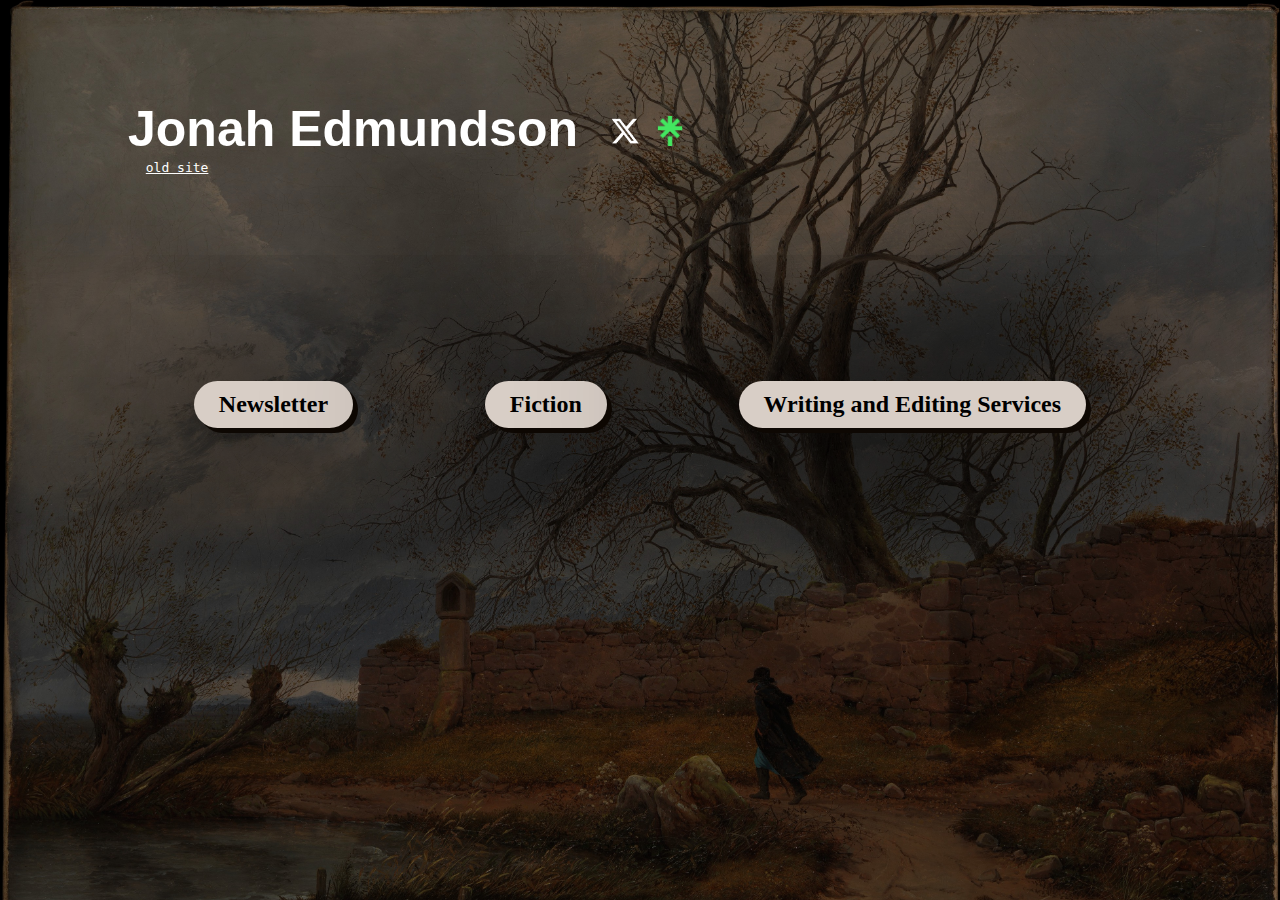
<file: index.html>
<!DOCTYPE html>
<html lang="en">
<head>
    <meta charset="UTF-8">
    <meta name="viewport" content="width=device-width, initial-scale=1.0, shrink-to-fit=no">
    <link rel="stylesheet" href="customstyle.css">
    <link rel="icon" href="./assets/icons/favicon-16x16.png" type="image/x-icon">
    <meta name="apple-mobile-web-app-capable" content="yes">
    <title>Jonah Edmundson</title>
</head>



<body>

  <h1 style="font-size: 50px; display: inline;" class="mobcen">Jonah Edmundson &nbsp;</h1> <a href="https://x.com/edmundsoninst"><img src="./assets/icons/x.png" class="home-icon" style="height: 30px; margin-right: 10px;"></a> <a href="https://linktr.ee/jonahedmundson"><img src="./assets/icons/linktree.webp" class="home-icon" style="height: 30px;"></a>
  <br>
  &nbsp; &nbsp; <a href="./everything_else.html" style="font-family: monospace; text-decoration: underline;">old site</a>

<div class="main-new">
  <a href="https://jonahedmundson.substack.com/"><div class="buttonn"><h2>Newsletter</h2></div></a>
  <a href="https://jonahedmundson.substack.com/s/fiction"><div class="buttonn"><h2>Fiction</h2></div></a>
  <a href="mailto:jonahedmundson@gmail.com"><div class="buttonn"><h2>Writing and Editing Services</h2></div></a>
</div>


<div class="spacer"></div>
<div class="spacer"></div>



</body>
</html>
</file>
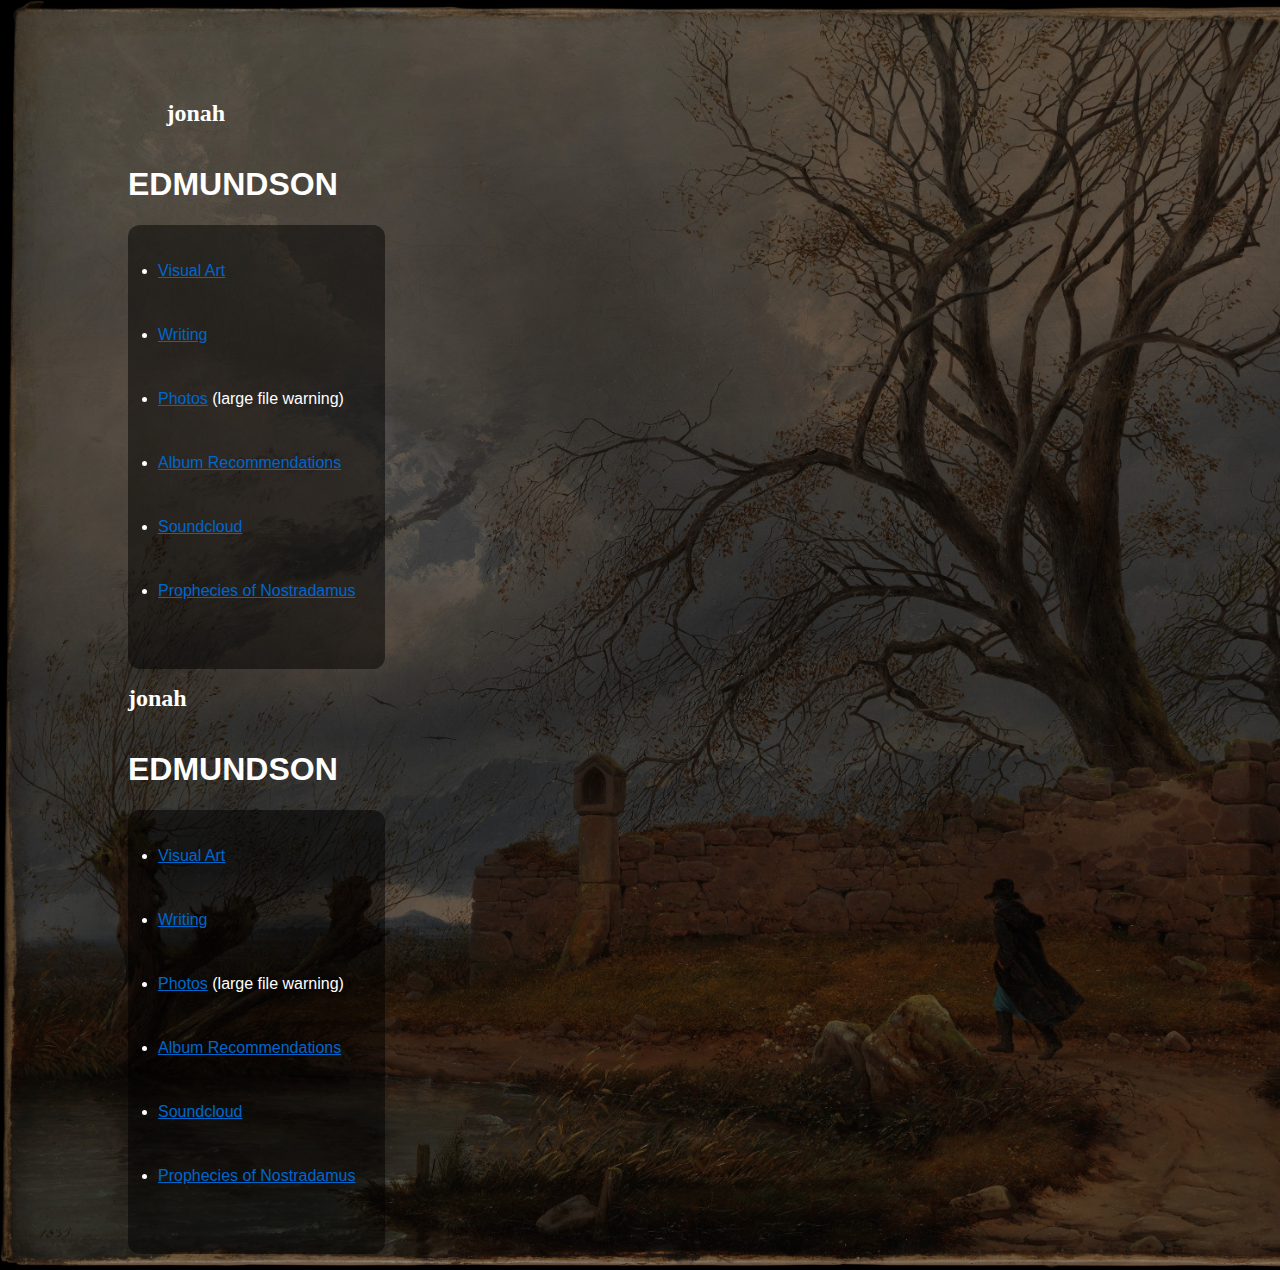
<file: art.html>
<!DOCTYPE html>
<html lang="en">
<head>
    <meta charset="UTF-8">
    <meta name="viewport" content="width=device-width, initial-scale=1.0">
    <link rel="stylesheet" href="customstyle.css">
    <link rel="icon" href="./assets/icons/favicon-16x16.png" type="image/x-icon">
    <title>Jonah Edmundson</title>
</head>



<body>
    


    <div class="mobile-content">
        <!-- Content for handheld devices -->
      <div class="mobile-text">
        <a href="./index.html" style="color: #fff; text-decoration: none;"><head>
          <h2 class="heading-2" style="margin-left: 3vw;">jonah</h2>
            <br style="line-height:1; display: block;"> 
            <h1 class="heading-1">EDMUNDSON</h1>
        </head></a>
        
        <ul>
          <!-- <li><a href="https://www.youtube.com/channel/UCvAmUY_MyNGtna1Ig6f1v7A">Edmundson Institute YT Channel</a> (<a href="https://rumble.com/user/edmundsoninstitute">Rumble Mirror</a>)</li>
          <br> --> 
          <li><a href="./visual.html">Visual Art</a></li>
          <br>
          <li><a href="./writing.html">Writing</a></li>
          <br>
          <li><a href="./photography.html">Photos</a> (large file warning)</li>
          <br>
          <li><a href="./recommendations.html">Album Recommendations</a></li>
          <!-- <br>
          <li><a href="https://vsco.co/deadmund/gallery">My VSCO</a> (project ended Dec 2020)</li> -->
          <br>
          <li><a href="https://soundcloud.com/deadmund">Soundcloud</a></li>
          <!-- <br>
          <li><a href="https://soundcloud.com/reality_check444">Audio</a></li> -->
          <br>
          <li><a href="./art/nostradamus.html">Prophecies of Nostradamus</a></li>
          <br>
        </ul>
          
          
      </div>
    </div>







 <!-- ------------------------------------------------------ -->

    <div class="desktop-content">
        <!-- Content for desktop -->
      <div class="container">
        <div class="simple-text">
          <a href="./index.html" style="color: #fff; text-decoration: none;"><head>
            <h2 class="heading-2">jonah</h2>
              <br style="line-height:1; display: block;"> 
              <h1 class="heading-1">EDMUNDSON</h1>
          </head></a>
          
          
          <ul>
            <!-- <li><a href="https://www.youtube.com/channel/UCvAmUY_MyNGtna1Ig6f1v7A">Edmundson Institute YT Channel</a> (<a href="https://rumble.com/user/edmundsoninstitute">Rumble Mirror</a>)</li>
            <br> --> 
            <li><a href="./visual.html">Visual Art</a></li>
            <br>
            <li><a href="./writing.html">Writing</a></li>
            <br>
            <li><a href="./photography.html">Photos</a> (large file warning)</li>
            <br>
            <li><a href="./recommendations.html">Album Recommendations</a></li>
            <!-- <br>
            <li><a href="https://vsco.co/deadmund/gallery">My VSCO</a> (project ended Dec 2020)</li> -->
            <br>
            <li><a href="https://soundcloud.com/deadmund">Soundcloud</a></li>
            <!-- <br>
            <li><a href="https://soundcloud.com/reality_check444">Audio</a></li> -->
            <br>
            <li><a href="./art/nostradamus.html">Prophecies of Nostradamus</a></li>
            <br>
          </ul>
          
            </div> 
          </div>


    </div>





</body>
</html>
</file>
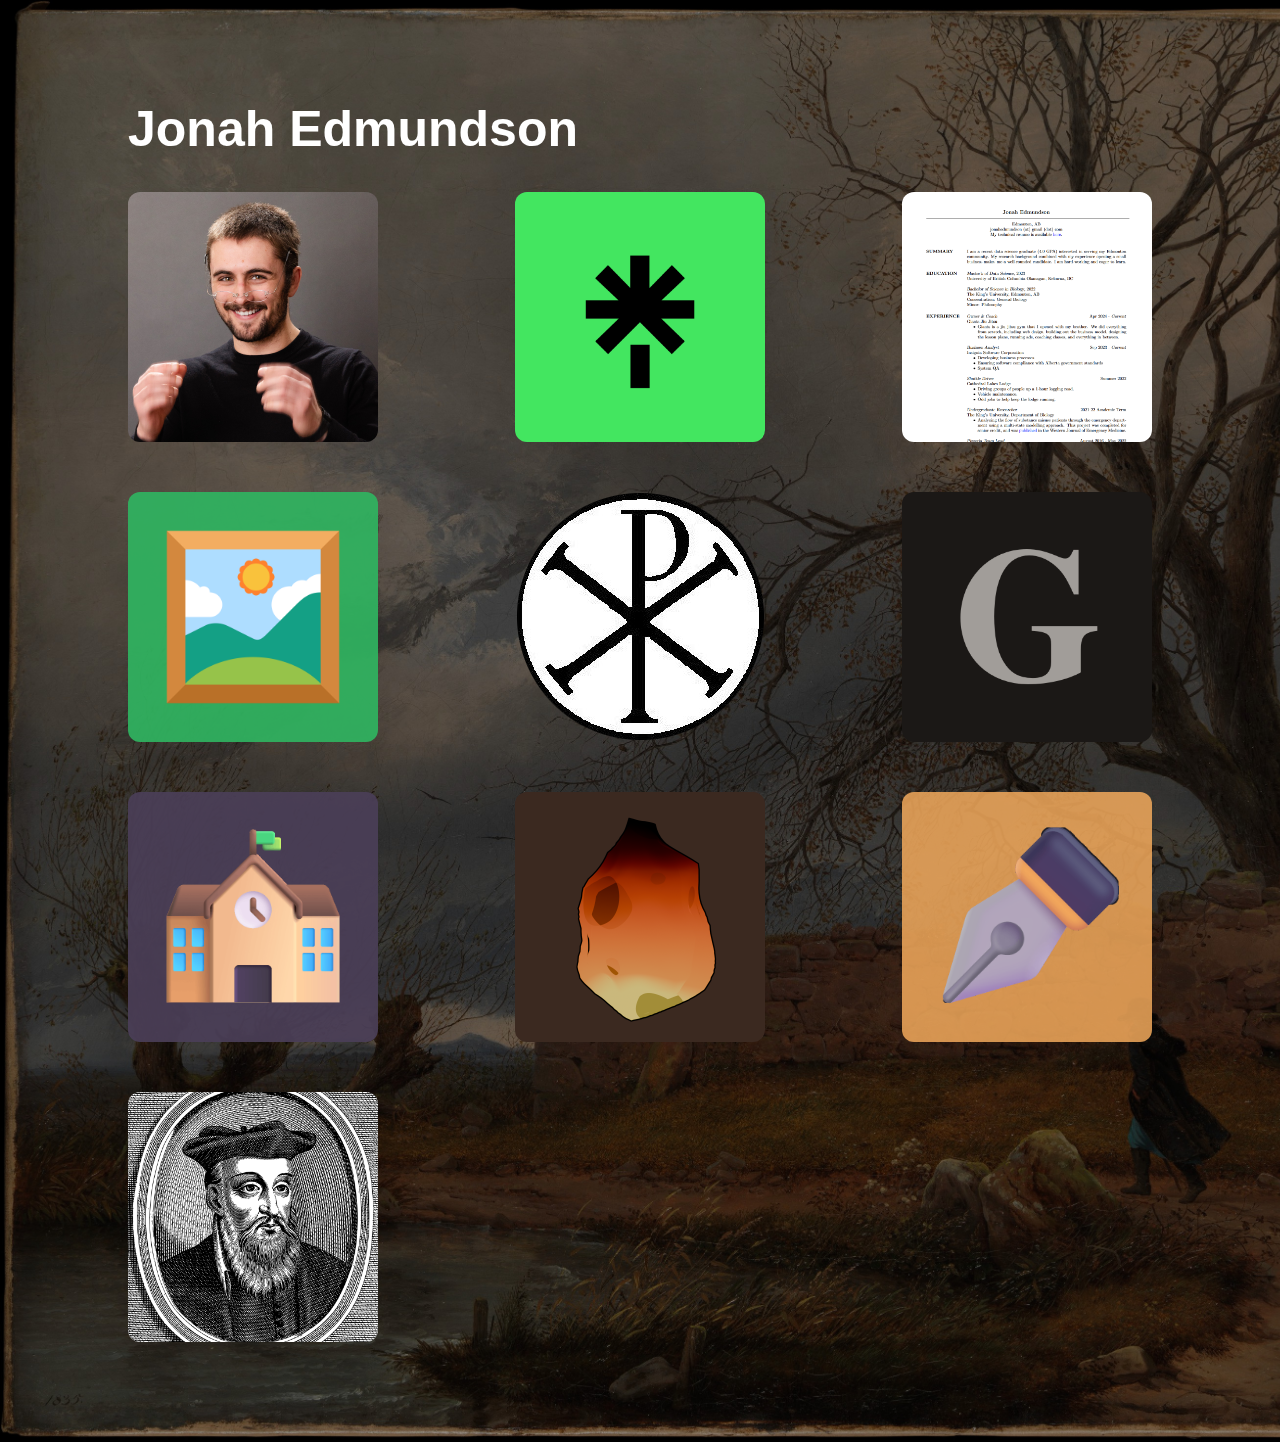
<file: everything_else.html>
<!DOCTYPE html>
<html lang="en">
<head>
    <meta charset="UTF-8">
    <meta name="viewport" content="width=device-width, initial-scale=1.0, shrink-to-fit=no">
    <link rel="stylesheet" href="customstyle.css">
    <link rel="icon" href="./assets/icons/favicon-16x16.png" type="image/x-icon">
    <meta name="apple-mobile-web-app-capable" content="yes">
    <title>Jonah Edmundson</title>
</head>



<body>

  <h1 style="font-size: 50px;">Jonah Edmundson</h1>

<div class="main">
  <div class="boxx"><img src="./assets/boxes/headshot3.jpg"></div>
  <div class="boxx"><a href="https://linktr.ee/jonahedmundson"><img src="./assets/boxes/linktree.png"></a></div>
  <div class="boxx"><a href="./edmundson_CV.pdf"><img src="./assets/boxes/cv_ss.png"></a></div>
  <div class="boxx" style="background-color: #30b360ec;"><a href="./photolog.html"><img src="./assets/boxes/frame.png"></a></div>
  <div class="boxx"><a href="https://www.edmundsoninstitute.ca/"><img src="./assets/boxes/chirho.png"></a></div>
  <div class="boxx" style="background-color: #1b1816;"><a href="https://www.giantsjiujitsu.ca/"><img src="./assets/boxes/g.png"></a></div>
  <div class="boxx" style="background-color: #4b3f57ec;"><a href="./projects.html"><img src="./assets/boxes/school.png"></a></div>
  <div class="boxx" style="background-color: #3B2920;"><a href="https://www.octanedesign.ca/"><img src="./assets/boxes/flame_still.png"></a></div>
  <div class="boxx" style="background-color: #f4ab5dd7;"><a href="./writing.html"><img src="./assets/boxes/nib.png"></a></div>
  <div class="boxx" style="background-color: white;"><a href="./art/nostradamus.html"><img src="./assets/boxes/nostradamus.png"></a></div>
</div>


<div class="spacer"></div>
<div class="spacer"></div>



</body>
</html>
</file>
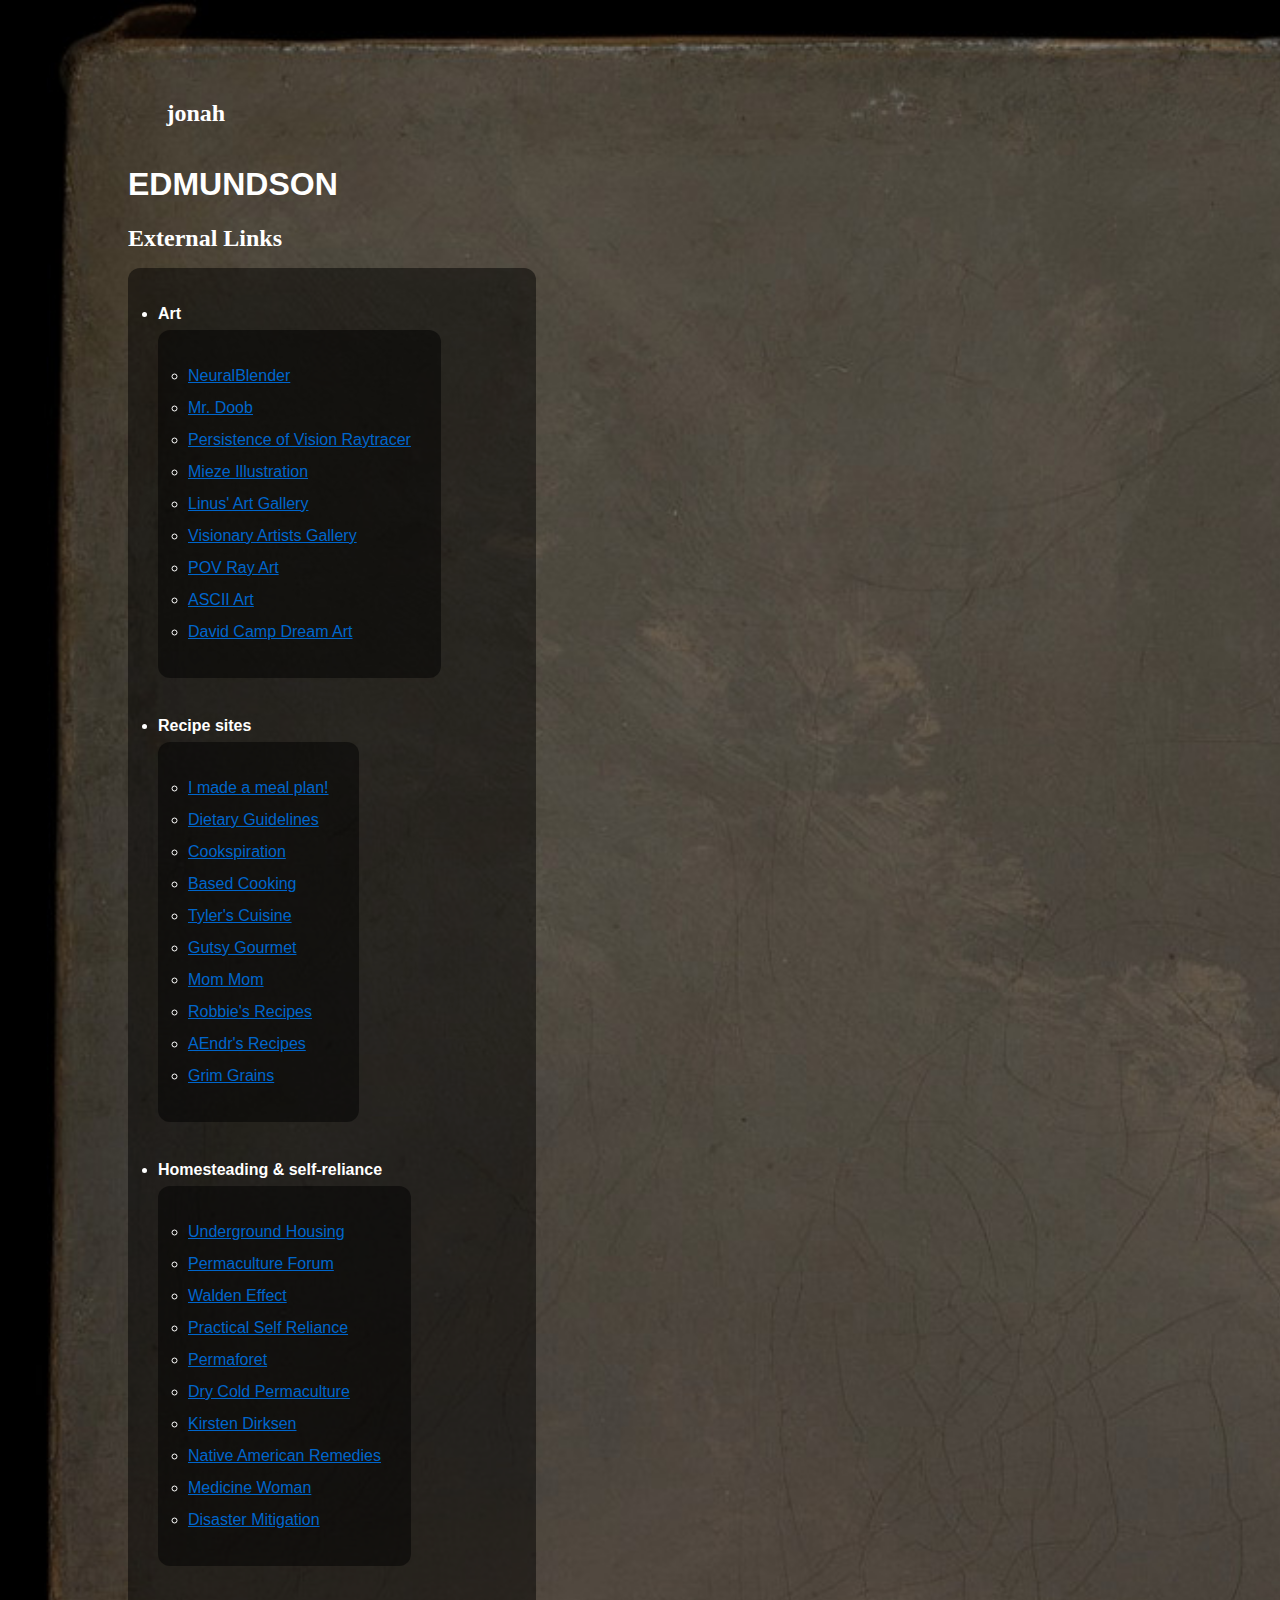
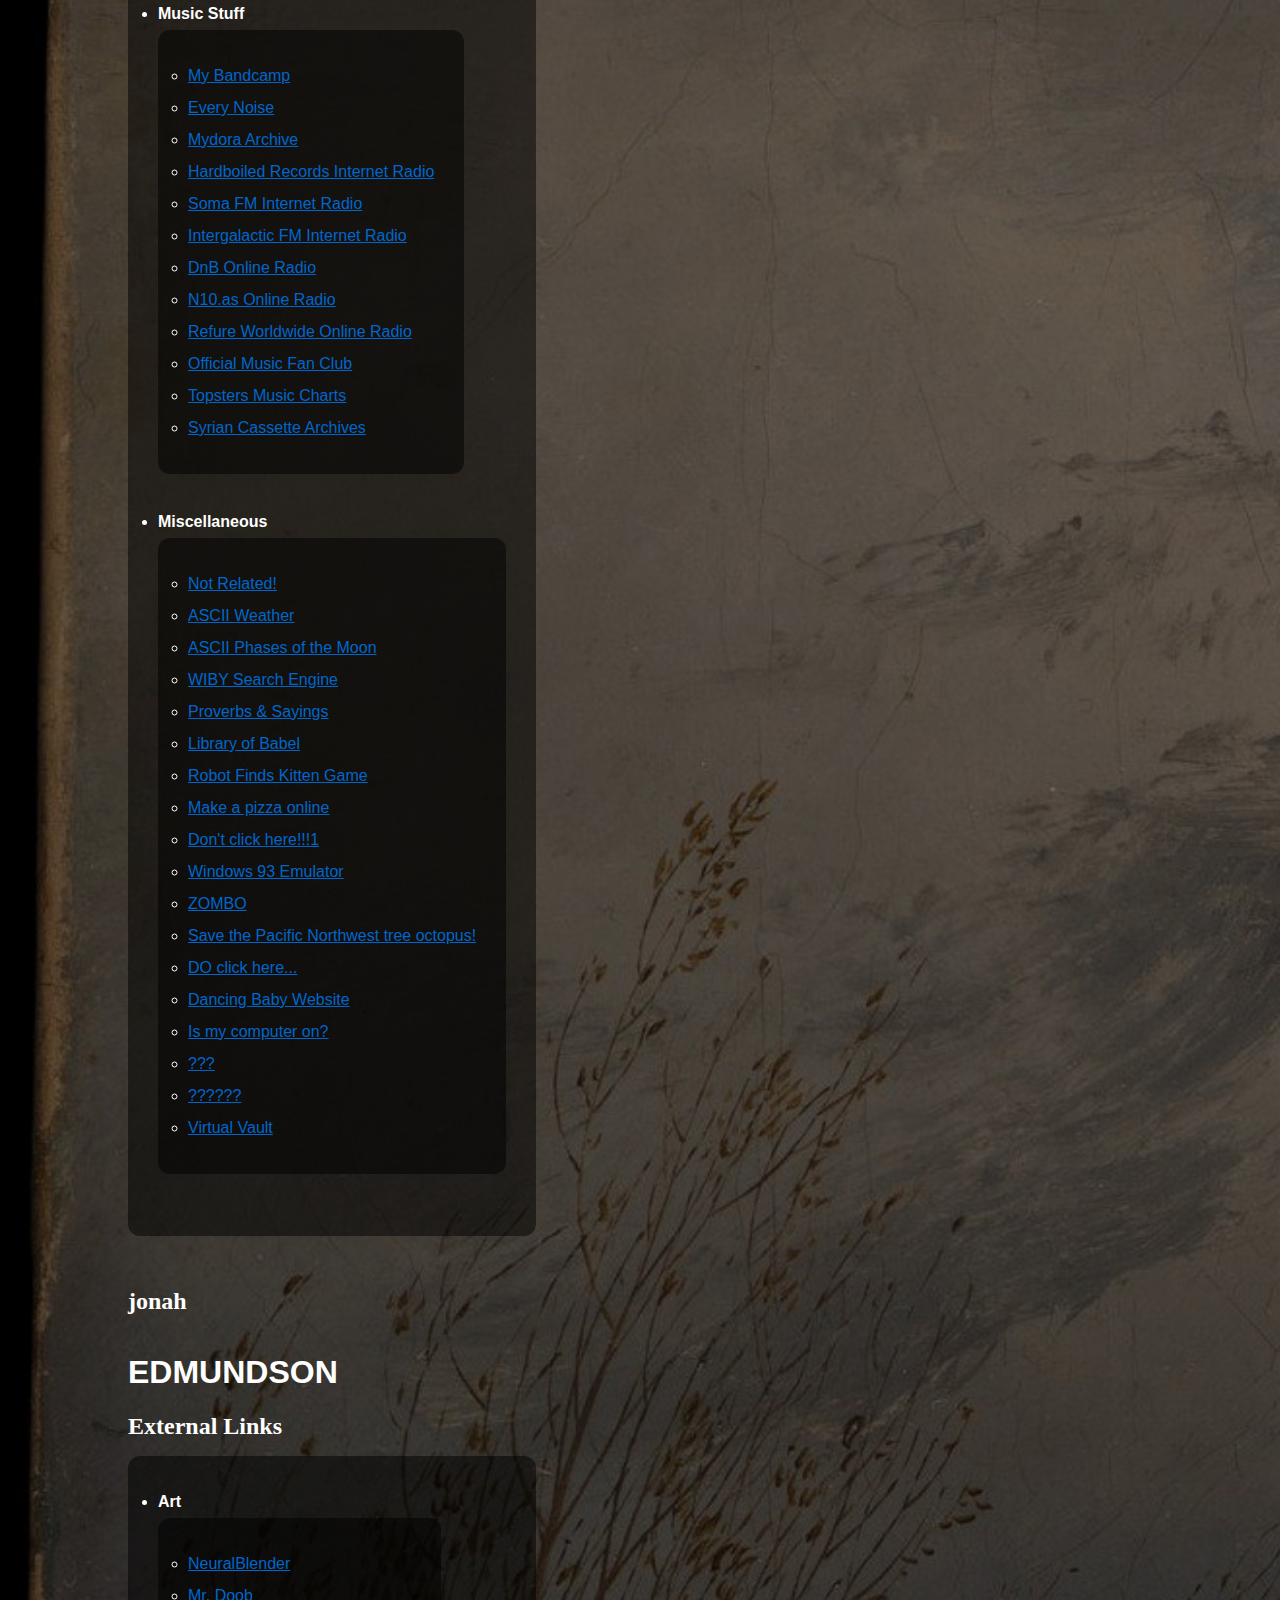
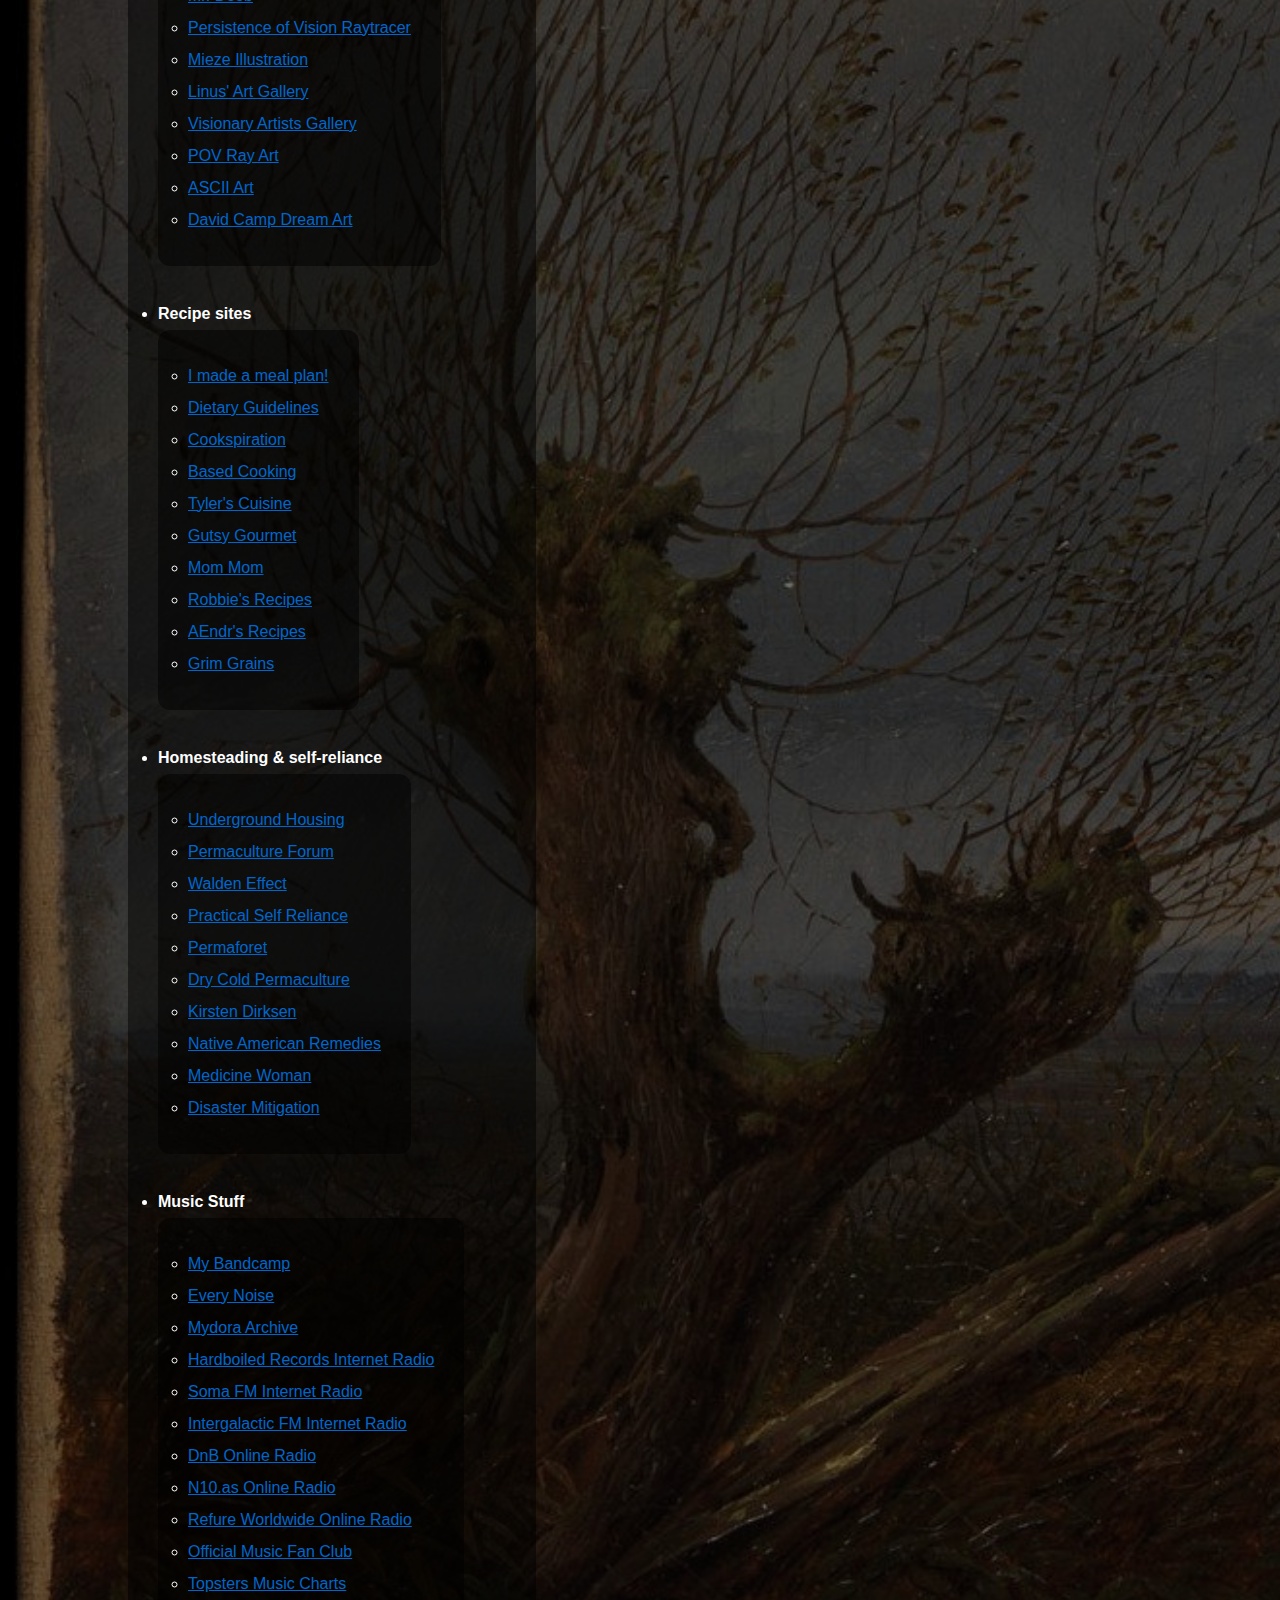
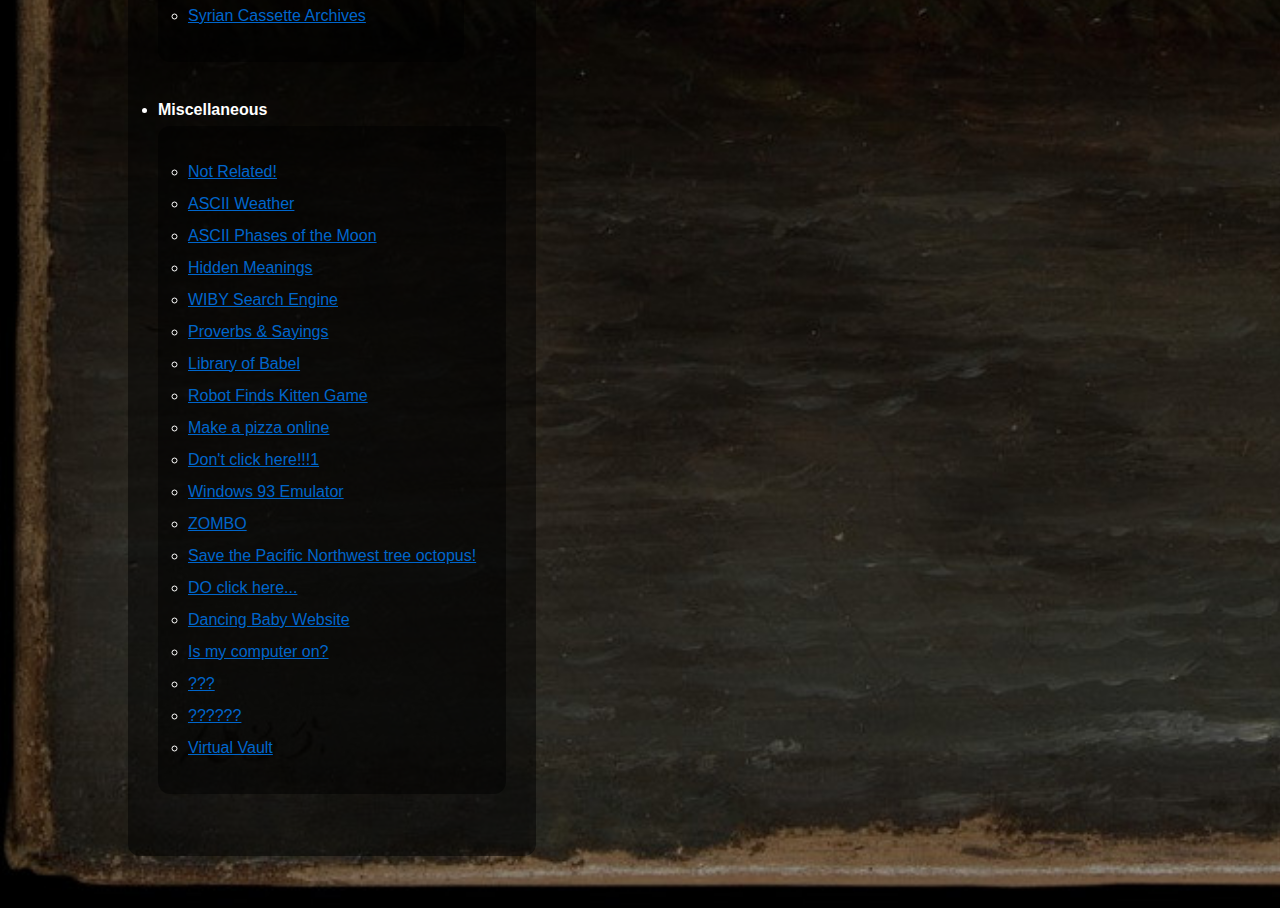
<file: externallinks.html>
<!DOCTYPE html>
<html lang="en">
<head>
    <meta charset="UTF-8">
    <meta name="viewport" content="width=device-width, initial-scale=1.0">
    <link rel="stylesheet" href="customstyle.css">
    <link rel="icon" href="./assets/icons/favicon-16x16.png" type="image/x-icon">
    <title>Jonah Edmundson</title>
</head>



<body>
    


    <div class="mobile-content">
        <!-- Content for handheld devices -->
      <div class="mobile-text">
        <a href="./index.html" style="color: #fff; text-decoration: none;"><head>
          <h2 class="heading-2" style="margin-left: 3vw;">jonah</h2>
            <br style="line-height:1; display: block;"> 
            <h1 class="heading-1">EDMUNDSON</h1>
        </head></a>
        
        <h2> 
          External Links
          </h2>
          
          <ul>
          <li>
          <b>Art</b>
            <br>
            <ul>
              <li><a href="https://neuralblender.com/create-art">NeuralBlender</a></li>
              <li><a href="https://mrdoob.neocities.org/">Mr. Doob</a></li>
              <li><a href="http://hof.povray.org/">Persistence of Vision Raytracer</a></li>
              <li><a href="https://www.mieze018.net/">Mieze Illustration</a></li>
              <li><a href="http://linas.org/art-gallery/">Linus' Art Gallery</a></li>
              <li><a href="https://iasos.com/artists/">Visionary Artists Gallery</a></li>
              <li><a href="http://www.sunecho.com/povray/24cengr.htm">POV Ray Art</a></li>
              <li><a href="http://www.asciiartfarts.com/random.cgi">ASCII Art</a></li>
              <li><a href="http://www.dreamart.us/Slideshows.htm">David Camp Dream Art</a></li>
          
            </ul>
          </li>
          
          
          &nbsp;
          
          <li><b>Recipe sites</b>
            <br>
            <ul>
              <li><a href="./meal_plan.pdf">I made a meal plan!</a></li>
              <li><a href="https://glorian.org/learn/courses-and-lectures/healthy-spirituality/dietary-guidelines">Dietary Guidelines</a></li>
              <li><a href="https://www.cookspiration.com/">Cookspiration</a></li>
              <li><a href="https://based.cooking/">Based Cooking</a></li>
              <li><a href="https://www.tylerspace.net/recipes/idx-cuisine.html">Tyler's Cuisine</a></li>
              <li><a href="http://thegutsygourmet.net/#world%20recipes">Gutsy Gourmet</a></li>
              <li><a href="http://mom-mom.com/recipes.htm">Mom Mom</a></li>
              <li><a href="http://recipes.robbiehaf.com/">Robbie's Recipes</a></li>
              <li><a href="http://urchin.earth.li/~aendr/recipes/index.html">AEndr's Recipes</a></li>
              <li><a href="https://grimgrains.com/site/home.html#recipes">Grim Grains</a></li>
            </ul>
          </li>
          
          &nbsp;
          
          <li><b>Homesteading & self-reliance</b>
            <br>
            <ul>
              <li><a href="https://undergroundhousing.com/">Underground Housing</a></li>
              <li><a href="https://permies.com/">Permaculture Forum</a></li>
              <li><a href="http://www.waldeneffect.org/tag/">Walden Effect</a></li>
              <li><a href="https://practicalselfreliance.com/">Practical Self Reliance</a></li>
              <li><a href="https://permaforet.blogspot.com/">Permaforet</a></li>
              <li><a href="http://www.elpel.info/Articles//Dry_Cold_Permaculture.htm">Dry Cold Permaculture</a></li>
              <li><a href="https://www.youtube.com/user/kirstendirksen">Kirsten Dirksen</a></li>
              <li><a href="https://www.legendsofamerica.com/na-remedy/">Native American Remedies</a></li>
              <li><a href="http://drquinnmd.com/clinic.html">Medicine Woman</a></li>
              <li><a href="http://www.jumpjet.info/Emergency-Preparedness/Disaster-Mitigation/NBC/nbc.htm">Disaster Mitigation</a></li>
            </ul>
          </li>
          
          &nbsp;
          
          <li>
          <b>Music Stuff</b>
            <br>
            <ul>
              <li><a href="https://bandcamp.com/jonah_edmundson/">My Bandcamp</a></li>
              <li><a href="https://everynoise.com/">Every Noise</a></li>
              <li><a href="https://mydora.restorativland.org/">Mydora Archive</a></li>
              <li><a href="http://www.hbr1.com/">Hardboiled Records Internet Radio</a></li>
              <li><a href="https://somafm.com/">Soma FM Internet Radio</a></li>
              <li><a href="https://www.intergalactic.fm/">Intergalactic FM Internet Radio</a></li>
              <li><a href="https://dnbradio.com/player/stations/1/">DnB Online Radio</a></li>
              <li><a href="https://n10.as/">N10.as Online Radio</a></li>
              <li><a href="https://refugeworldwide.com/">Refure Worldwide Online Radio</a></li>
              <li><a href="https://officialmusicfan.club/">Official Music Fan Club</a></li>
              <li><a href="https://www.neverendingchartrendering.org/">Topsters Music Charts</a></li>
              <li><a href="https://syriancassettearchives.org/">Syrian Cassette Archives</a></li>
            </ul>
          </li>
          
          &nbsp;
          
          <li>
          <b>Miscellaneous</b>
            <br>
            <ul>
              <li><a href="https://notrelated.xyz/">Not Related!</a></li>
              <li><a href="https://wttr.in/">ASCII Weather</a></li>
              <li><a href="https://wttr.in/Moon">ASCII Phases of the Moon</a></li>
              <li><a href="https://wiby.me/">WIBY Search Engine</a></li>
              <li><a href="https://www.hallofpeople.com/en/proverbs-main.php">Proverbs & Sayings</a></li>
              <li><a href="https://libraryofbabel.info/">Library of Babel</a></li>
              <li><a href="http://robotfindskitten.org/play/robotfindskitten/">Robot Finds Kitten Game</a></li>
              <li><a href="http://beej.us/pizza/">Make a pizza online</a></li>
              <li><a href="http://www.hat.net/abs/noclick/index.html">Don't click here!!!1</a></li>
              <li><a href="http://www.windows93.net/">Windows 93 Emulator</a></li>
              <li><a href="https://zombo.com/">ZOMBO</a></li>
              <li><a href="https://zapatopi.net/treeoctopus/">Save the Pacific Northwest tree octopus!</a></li>
              <li><a href="http://froob.org/">DO click here...</a></li>
              <li><a href="http://dancingbaby.6te.net/">Dancing Baby Website</a></li>
              <li><a href="http://www.ismycomputeron.com/">Is my computer on?</a></li>
              <li><a href="https://housefly.neocities.org/index.html">???</a></li>
              <li><a href="http://www.bitterfilms.com/rrrrrr.html">??????</a></li>
              <li><a href="https://virtualvault.neocities.org/vaults.html">Virtual Vault</a></li>
            </ul>
          </li>
          
          &nbsp;
          
          <!--
          <li>
          <b>Cool websites I wished mine looked like</b>
            <br>
            <ul>
              <li><a href="http://www.themostamazingwebsiteontheinternet.com/">The Most Amazing Website</a></li>
              <li><a href="http://motherfuckingwebsite.com/">Mother F****** Website</a></li>	
              <li><a href="http://nikh.io/">Friend's Website</a></li>
              <li><a href="http://jgeoff.com/homepage/">Totally Awesome Home Page</a></li>
            </ul>
          </li>
        -->
          
          </ul>
          
          
          
          <br>
          &nbsp;
          
          
      </div>
    </div>







 <!-- ------------------------------------------------------ -->

    <div class="desktop-content">
        <!-- Content for desktop -->
      <div class="container">
        <div class="simple-text">
          <a href="./index.html" style="color: #fff; text-decoration: none;"><head>
            <h2 class="heading-2">jonah</h2>
              <br style="line-height:1; display: block;"> 
              <h1 class="heading-1">EDMUNDSON</h1>
          </head></a>
          
          <h2> 
            External Links
            </h2>
            
            <ul>
            <li>
            <b>Art</b>
              <br>
              <ul>
                <li><a href="https://neuralblender.com/create-art">NeuralBlender</a></li>
                <li><a href="https://mrdoob.neocities.org/">Mr. Doob</a></li>
                <li><a href="http://hof.povray.org/">Persistence of Vision Raytracer</a></li>
                <li><a href="https://www.mieze018.net/">Mieze Illustration</a></li>
                <li><a href="http://linas.org/art-gallery/">Linus' Art Gallery</a></li>
                <li><a href="https://iasos.com/artists/">Visionary Artists Gallery</a></li>
                <li><a href="http://www.sunecho.com/povray/24cengr.htm">POV Ray Art</a></li>
                <li><a href="http://www.asciiartfarts.com/random.cgi">ASCII Art</a></li>
                <li><a href="http://www.dreamart.us/Slideshows.htm">David Camp Dream Art</a></li>
            
              </ul>
            </li>
            
            
            &nbsp;
            
            <li><b>Recipe sites</b>
              <br>
              <ul>
                <li><a href="./meal_plan.pdf">I made a meal plan!</a></li>
                <li><a href="https://glorian.org/learn/courses-and-lectures/healthy-spirituality/dietary-guidelines">Dietary Guidelines</a></li>
                <li><a href="https://www.cookspiration.com/">Cookspiration</a></li>
                <li><a href="https://based.cooking/">Based Cooking</a></li>
                <li><a href="https://www.tylerspace.net/recipes/idx-cuisine.html">Tyler's Cuisine</a></li>
                <li><a href="http://thegutsygourmet.net/#world%20recipes">Gutsy Gourmet</a></li>
                <li><a href="http://mom-mom.com/recipes.htm">Mom Mom</a></li>
                <li><a href="http://recipes.robbiehaf.com/">Robbie's Recipes</a></li>
                <li><a href="http://urchin.earth.li/~aendr/recipes/index.html">AEndr's Recipes</a></li>
                <li><a href="https://grimgrains.com/site/home.html#recipes">Grim Grains</a></li>
              </ul>
            </li>
            
            &nbsp;
            
            <li><b>Homesteading & self-reliance</b>
              <br>
              <ul>
                <li><a href="https://undergroundhousing.com/">Underground Housing</a></li>
                <li><a href="https://permies.com/">Permaculture Forum</a></li>
                <li><a href="http://www.waldeneffect.org/tag/">Walden Effect</a></li>
                <li><a href="https://practicalselfreliance.com/">Practical Self Reliance</a></li>
                <li><a href="https://permaforet.blogspot.com/">Permaforet</a></li>
                <li><a href="http://www.elpel.info/Articles//Dry_Cold_Permaculture.htm">Dry Cold Permaculture</a></li>
                <li><a href="https://www.youtube.com/user/kirstendirksen">Kirsten Dirksen</a></li>
                <li><a href="https://www.legendsofamerica.com/na-remedy/">Native American Remedies</a></li>
                <li><a href="http://drquinnmd.com/clinic.html">Medicine Woman</a></li>
                <li><a href="http://www.jumpjet.info/Emergency-Preparedness/Disaster-Mitigation/NBC/nbc.htm">Disaster Mitigation</a></li>
              </ul>
            </li>
            
            &nbsp;
            
            <li>
            <b>Music Stuff</b>
              <br>
              <ul>
                <li><a href="https://bandcamp.com/jonah_edmundson/">My Bandcamp</a></li>
                <li><a href="https://everynoise.com/">Every Noise</a></li>
                <li><a href="https://mydora.restorativland.org/">Mydora Archive</a></li>
                <li><a href="http://www.hbr1.com/">Hardboiled Records Internet Radio</a></li>
                <li><a href="https://somafm.com/">Soma FM Internet Radio</a></li>
                <li><a href="https://www.intergalactic.fm/">Intergalactic FM Internet Radio</a></li>
                <li><a href="https://dnbradio.com/player/stations/1/">DnB Online Radio</a></li>
                <li><a href="https://n10.as/">N10.as Online Radio</a></li>
                <li><a href="https://refugeworldwide.com/">Refure Worldwide Online Radio</a></li>
                <li><a href="https://officialmusicfan.club/">Official Music Fan Club</a></li>
                <li><a href="https://www.neverendingchartrendering.org/">Topsters Music Charts</a></li>
                <li><a href="https://syriancassettearchives.org/">Syrian Cassette Archives</a></li>
              </ul>
            </li>
            
            &nbsp;
            
            <li>
            <b>Miscellaneous</b>
              <br>
              <ul>
                <li><a href="https://notrelated.xyz/">Not Related!</a></li>
                <li><a href="https://wttr.in/">ASCII Weather</a></li>
                <li><a href="https://wttr.in/Moon">ASCII Phases of the Moon</a></li>
                <li><a href="https://www.hiddenmeanings.com/">Hidden Meanings</a></li>
                <li><a href="https://wiby.me/">WIBY Search Engine</a></li>
                <li><a href="https://www.hallofpeople.com/en/proverbs-main.php">Proverbs & Sayings</a></li>
                <li><a href="https://libraryofbabel.info/">Library of Babel</a></li>
                <li><a href="http://robotfindskitten.org/play/robotfindskitten/">Robot Finds Kitten Game</a></li>
                <li><a href="http://beej.us/pizza/">Make a pizza online</a></li>
                <li><a href="http://www.hat.net/abs/noclick/index.html">Don't click here!!!1</a></li>
                <li><a href="http://www.windows93.net/">Windows 93 Emulator</a></li>
                <li><a href="https://zombo.com/">ZOMBO</a></li>
                <li><a href="https://zapatopi.net/treeoctopus/">Save the Pacific Northwest tree octopus!</a></li>
                <li><a href="http://froob.org/">DO click here...</a></li>
                <li><a href="http://dancingbaby.6te.net/">Dancing Baby Website</a></li>
                <li><a href="http://www.ismycomputeron.com/">Is my computer on?</a></li>
                <li><a href="https://housefly.neocities.org/index.html">???</a></li>
                <li><a href="http://www.bitterfilms.com/rrrrrr.html">??????</a></li>
                <li><a href="https://virtualvault.neocities.org/vaults.html">Virtual Vault</a></li>
              </ul>
            </li>
            
            &nbsp;
            
            <!--
            <li>
            <b>Cool websites I wished mine looked like</b>
              <br>
              <ul>
                <li><a href="http://www.themostamazingwebsiteontheinternet.com/">The Most Amazing Website</a></li>
                <li><a href="http://motherfuckingwebsite.com/">Mother F****** Website</a></li>	
                <li><a href="http://nikh.io/">Friend's Website</a></li>
                <li><a href="http://jgeoff.com/homepage/">Totally Awesome Home Page</a></li>
              </ul>
            </li>
          -->
            
            </ul>
            
            
            
            <br>
            &nbsp;
          
            </div> 
          </div>


    </div>





</body>
</html>
</file>
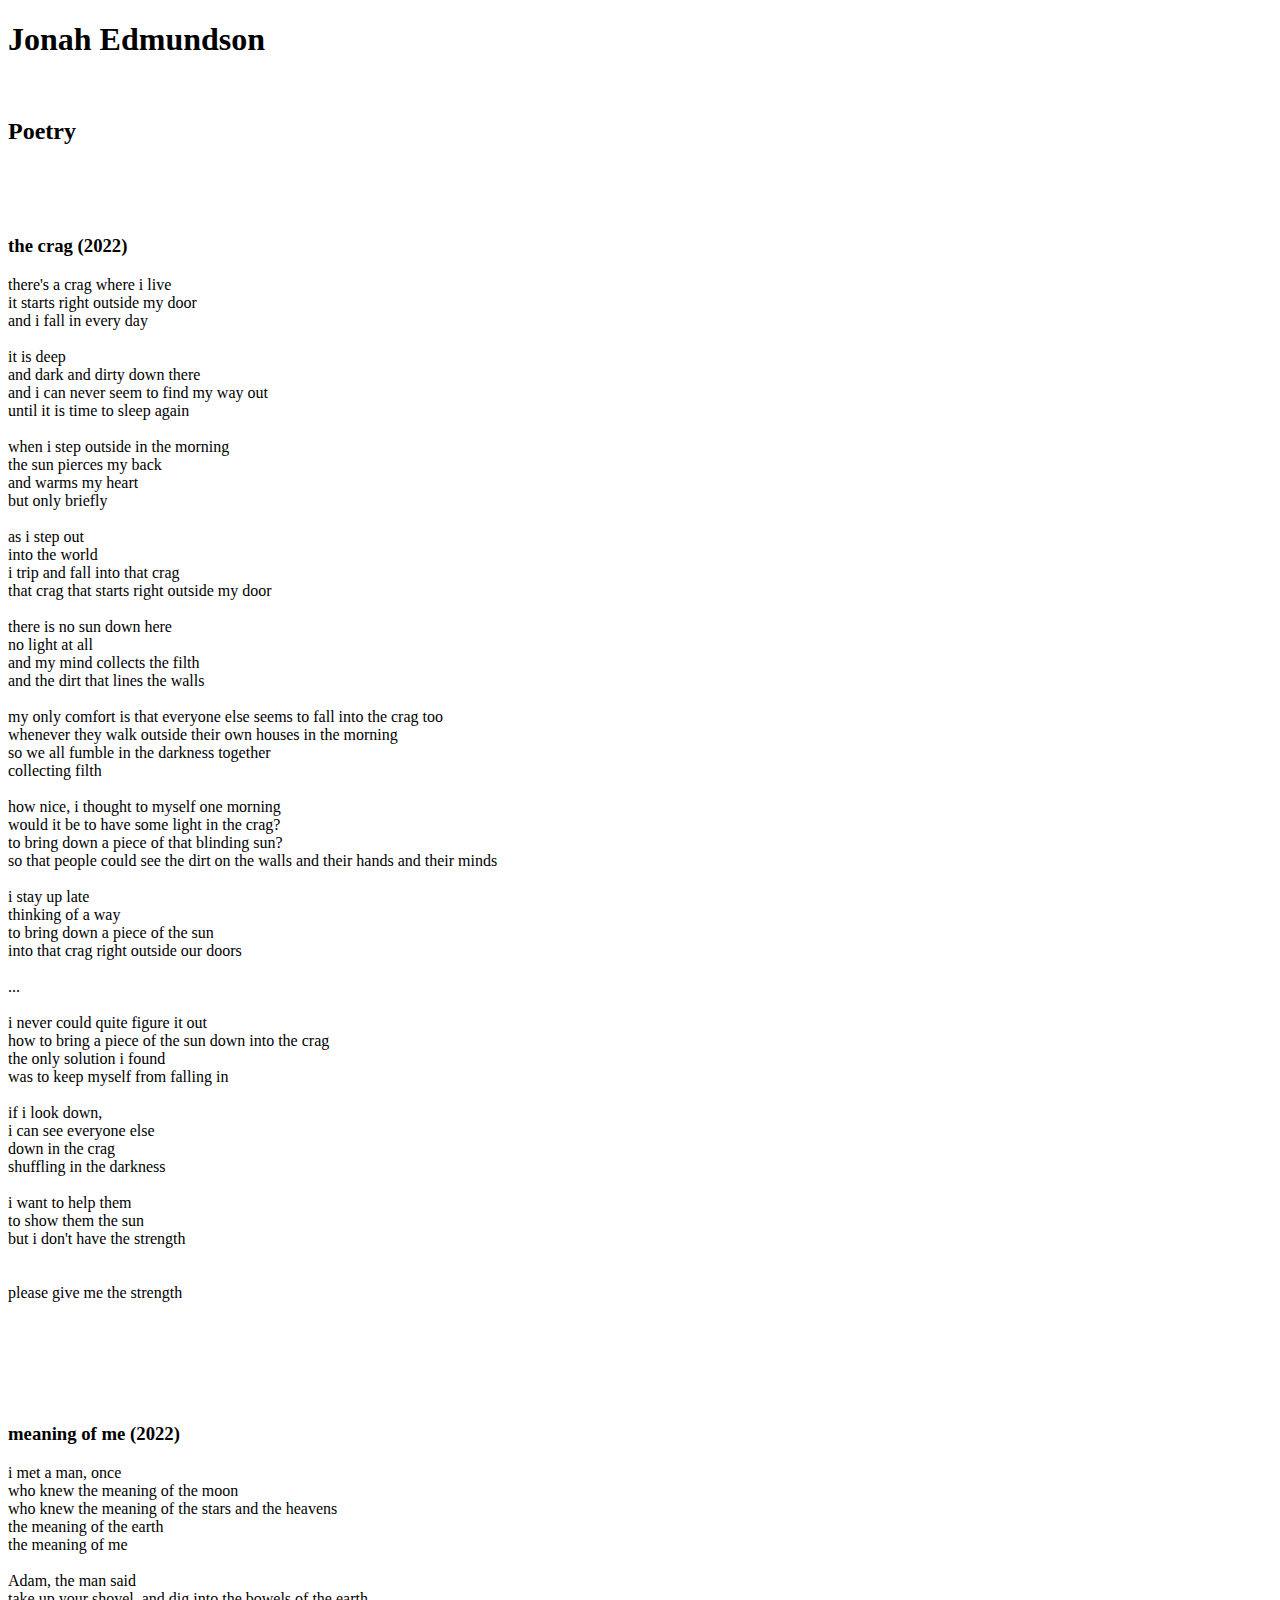
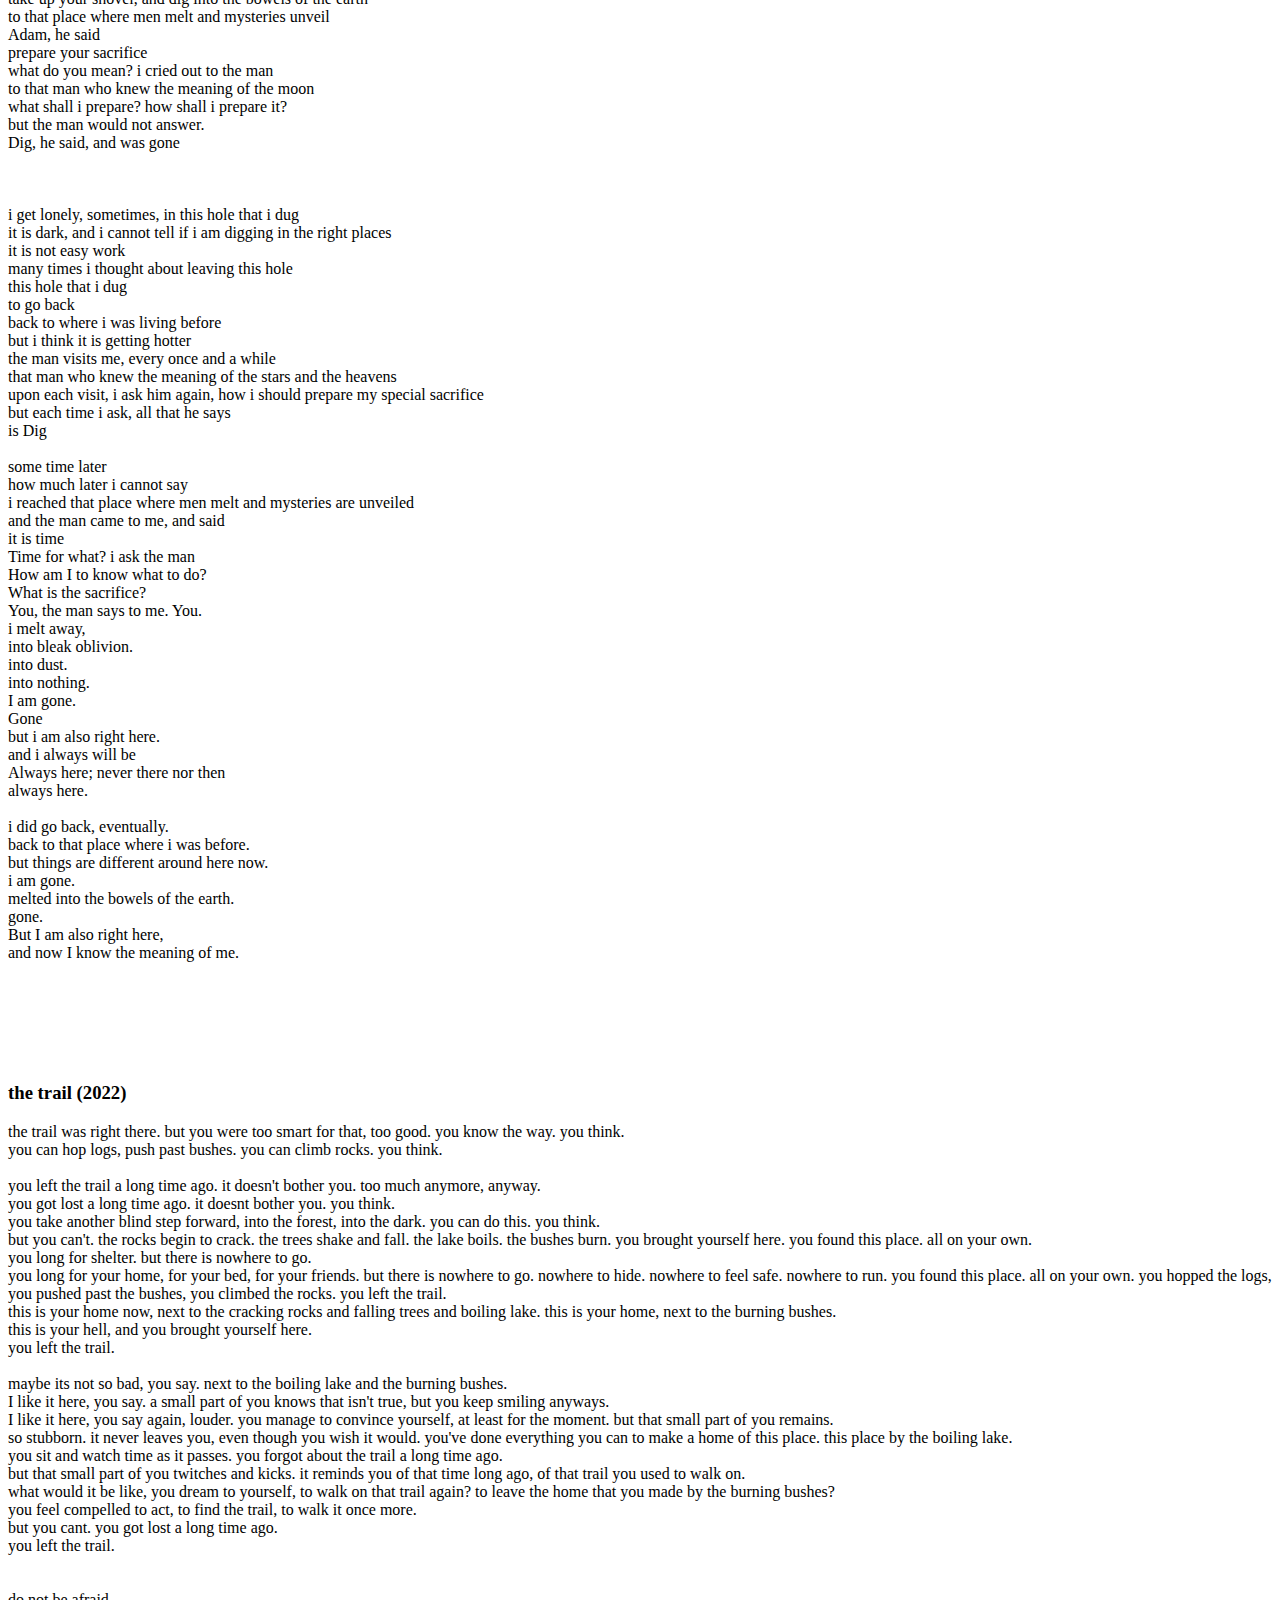
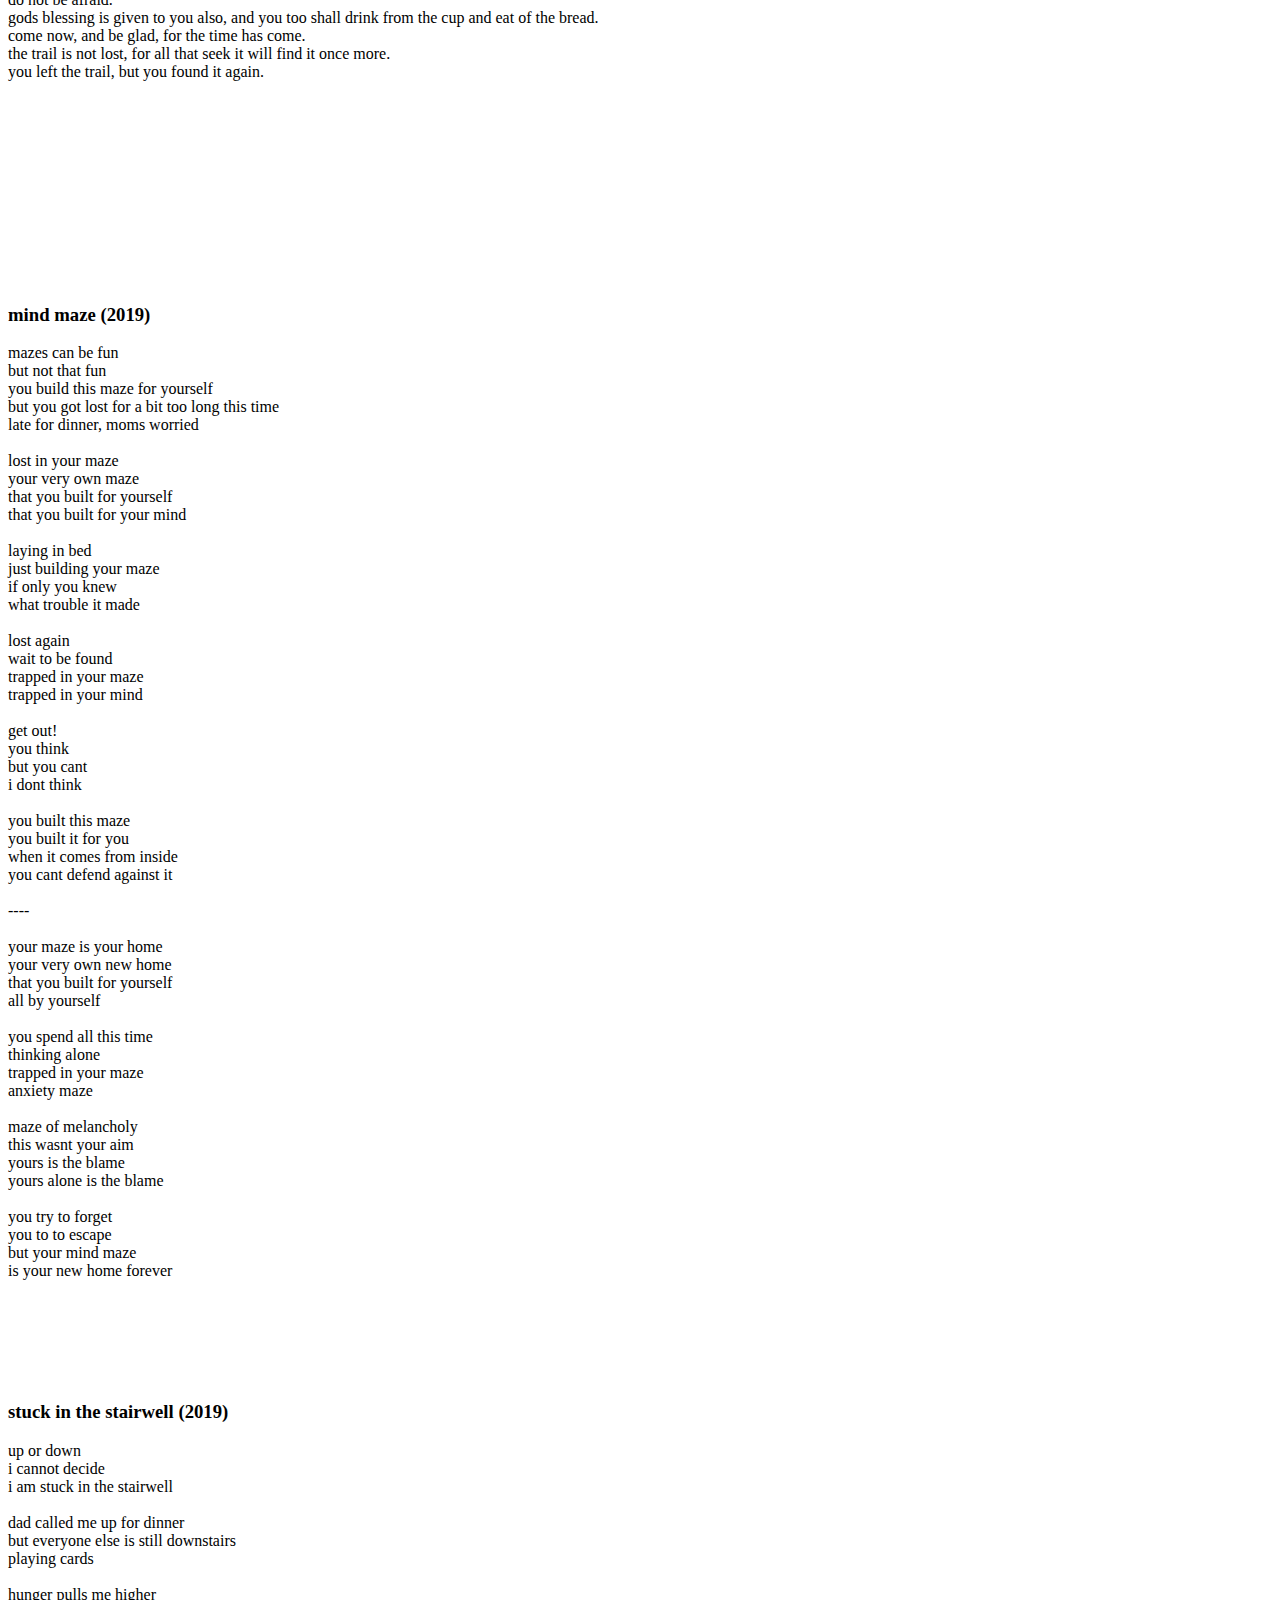
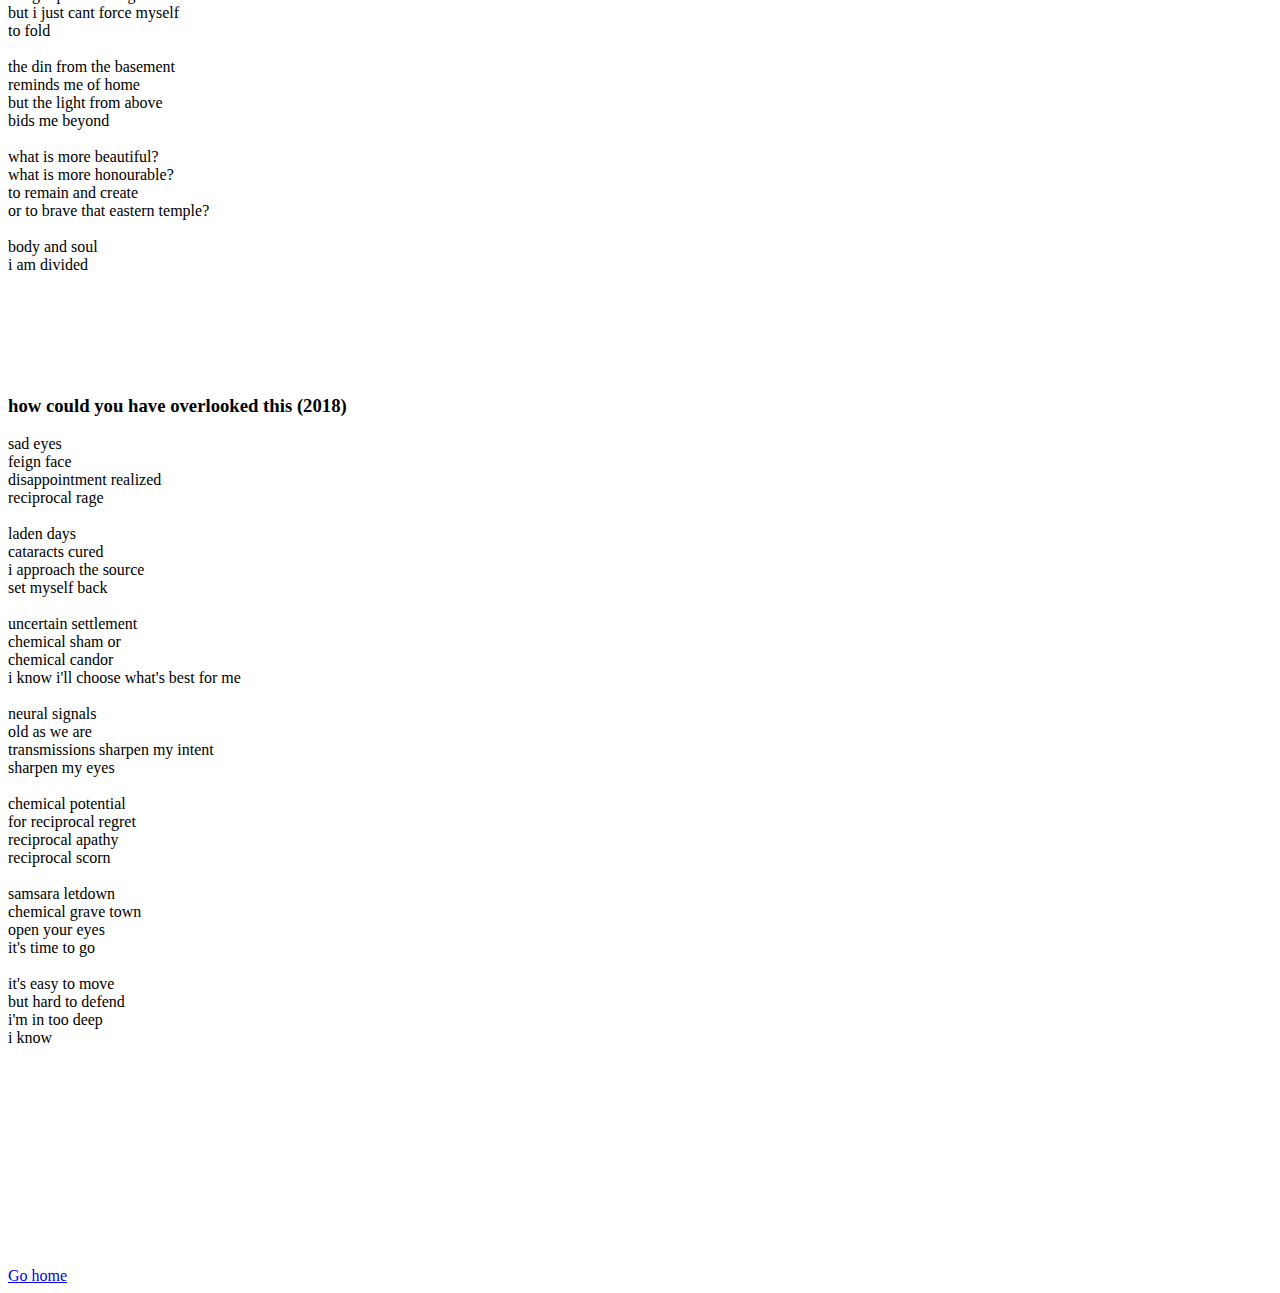
<file: poetry.html>
<!DOCTYPE html>
<html>

<link rel="icon" href="favicon-16x16.png" type="image/x-icon">
<link rel="shortcut icon" href="favicon-16x16.png" type="image/x-icon">

<title>Jonah Edmundson</title>

<head>
  <h1>Jonah Edmundson</h1>
</head>

<br>

<h2> 
Poetry
</h2>

<br>
<p>&nbsp;</p>


<body>


<div>
<h3> the crag (2022) </h3>
<p>
there's a crag where i live <br>
it starts right outside my door <br>
and i fall in every day <br>
 <br>
it is deep  <br>
and dark and dirty down there <br>
and i can never seem to find my way out <br>
until it is time to sleep again <br>
 <br>
when i step outside in the morning <br>
the sun pierces my back <br>
and warms my heart <br>
but only briefly <br>
 <br>
as i step out  <br>
into the world <br>
i trip and fall into that crag <br>
that crag that starts right outside my door <br>
 <br>
there is no sun down here <br>
no light at all <br>
and my mind collects the filth <br>
and the dirt that lines the walls <br>
 <br>
my only comfort is that everyone else seems to fall into the crag too <br>
whenever they walk outside their own houses in the morning <br>
so we all fumble in the darkness together <br>
collecting filth <br>
 <br>
how nice, i thought to myself one morning <br>
would it be to have some light in the crag? <br>
to bring down a piece of that blinding sun? <br>
so that people could see the dirt on the walls and their hands and their minds <br>
 <br>
i stay up late <br>
thinking of a way  <br>
to bring down a piece of the sun <br>
into that crag right outside our doors <br>
 <br>
... <br>
 <br>
i never could quite figure it out <br>
how to bring a piece of the sun down into the crag <br>
the only solution i found <br>
was to keep myself from falling in <br>
 <br>
if i look down, <br>
i can see everyone else  <br>
down in the crag <br>
shuffling in the darkness <br>
 <br>
i want to help them <br>
to show them the sun <br>
but i don't have the strength <br>
 <br>
 <br>
please give me the strength <br>
</p>
</div>


<br>
<p>&nbsp;</p>
<p>&nbsp;</p>







<div>
<h3> meaning of me (2022) </h3>
<p>
i met a man, once <br>
who knew the meaning of the moon <br>
who knew the meaning of the stars and the heavens <br>
the meaning of the earth <br>
the meaning of me <br>
 <br>
Adam, the man said <br>
take up your shovel, and dig into the bowels of the earth <br>
to that place where men melt and mysteries unveil <br>
Adam, he said <br>
prepare your sacrifice <br>
what do you mean? i cried out to the man <br>
to that man who knew the meaning of the moon <br>
what shall i prepare? how shall i prepare it? <br>
but the man would not answer. <br>
Dig, he said, and was gone <br>
 <br>
 <br>
 <br>
i get lonely, sometimes, in this hole that i dug <br>
it is dark, and i cannot tell if i am digging in the right places <br>
it is not easy work <br>
many times i thought about leaving this hole <br>
this hole that i dug <br>
to go back <br>
back to where i was living before <br>
but i think it is getting hotter <br>
the man visits me, every once and a while <br>
that man who knew the meaning of the stars and the heavens <br>
upon each visit, i ask him again, how i should prepare my special sacrifice <br>
but each time i ask, all that he says <br>
is Dig <br>
 <br>
some time later <br>
how much later i cannot say <br>
i reached that place where men melt and mysteries are unveiled <br>
and the man came to me, and said <br>
it is time <br>
Time for what? i ask the man <br>
How am I to know what to do? <br>
What is the sacrifice? <br>
You, the man says to me. You. <br>
i melt away, <br>
into bleak oblivion. <br>
into dust. <br>
into nothing. <br>
I am gone. <br>
Gone <br>
but i am also right here. <br>
and i always will be <br>
Always here; never there nor then <br>
always here. <br>
 <br>
i did go back, eventually. <br>
back to that place where i was before. <br>
but things are different around here now. <br>
i am gone. <br>
melted into the bowels of the earth. <br>
gone. <br>
But I am also right here, <br>
and now I know the meaning of me. 
</p>
</div>


<br>
<p>&nbsp;</p>
<p>&nbsp;</p>




<div>
<h3> the trail (2022) </h3>
<p>
the trail was right there. but you were too smart for that, too good. you know the way. you think. <br>
you can hop logs, push past bushes. you can climb rocks. you think. <br>
 <br>
you left the trail a long time ago. it doesn't bother you. too much anymore, anyway. <br>
you got lost a long time ago. it doesnt bother you. you think. <br>
you take another blind step forward, into the forest, into the dark. you can do this. you think. <br> 
but you can't. the rocks begin to crack. the trees shake and fall. the lake boils. the bushes burn. you brought yourself here. you found this place. all on your own. <br>
you long for shelter. but there is nowhere to go. <br>
you long for your home, for your bed, for your friends. but there is nowhere to go. nowhere to hide. nowhere to feel safe. nowhere to run. you found this place. all on your own. you hopped the logs, you pushed past the bushes, you climbed the rocks. you left the trail. <br>
this is your home now, next to the cracking rocks and falling trees and boiling lake. this is your home, next to the burning bushes. <br>
this is your hell, and you brought yourself here. <br>
you left the trail. <br>
 <br>
maybe its not so bad, you say. next to the boiling lake and the burning bushes. <br>
I like it here, you say. a small part of you knows that isn't true, but you keep smiling anyways. <br>
I like it here, you say again, louder. you manage to convince yourself, at least for the moment. but that small part of you remains. <br>
so stubborn. it never leaves you, even though you wish it would. you've done everything you can to make a home of this place. this place by the boiling lake. <br>
you sit and watch time as it passes. you forgot about the trail a long time ago. <br>
but that small part of you twitches and kicks. it reminds you of that time long ago, of that trail you used to walk on. <br>
what would it be like, you dream to yourself, to walk on that trail again? to leave the home that you made by the burning bushes? <br>
you feel compelled to act, to find the trail, to walk it once more. <br>
but you cant. you got lost a long time ago. <br>
you left the trail. <br>
 <br>
 <br>
do not be afraid. <br>
gods blessing is given to you also, and you too shall drink from the cup and eat of the bread. <br>
come now, and be glad, for the time has come. <br>
the trail is not lost, for all that seek it will find it once more. <br>
you left the trail, but you found it again. 
</p>
</div>


<br>
<p>&nbsp;</p>
<p>&nbsp;</p>

<br>
<p>&nbsp;</p>
<p>&nbsp;</p>


<div>
<h3> mind maze (2019) </h3>
<p>
mazes can be fun <br>
but not that fun <br>
you build this maze for yourself <br>
but you got lost for a bit too long this time <br>
late for dinner, moms worried <br>
 <br>
lost in your maze <br>
your very own maze <br>
that you built for yourself <br>
that you built for your mind <br>
 <br>
laying in bed <br>
just building your maze <br>
if only you knew <br>
what trouble it made <br>
 <br>
lost again <br>
wait to be found <br>
trapped in your maze <br>
trapped in your mind <br>
 <br>
get out! <br>
you think <br>
but you cant <br>
i dont think <br>
 <br>
you built this maze <br>
you built it for you <br>
when it comes from inside <br>
you cant defend against it <br>
 <br>
---- <br>
 <br>
your maze is your home <br>
your very own new home <br>
that you built for yourself <br>
all by yourself <br>
 <br>
you spend all this time <br>
thinking alone <br>
trapped in your maze <br>
anxiety maze <br>
 <br>
maze of melancholy <br>
this wasnt your aim <br>
yours is the blame <br>
yours alone is the blame <br>
 <br>
you try to forget <br>
you to to escape <br>
but your mind maze <br>
is your new home forever 
</p>
</div>


<br>
<p>&nbsp;</p>
<p>&nbsp;</p>




<div>
<h3> stuck in the stairwell (2019) </h3>
<p>
up or down <br>
i cannot decide <br>
i am stuck in the stairwell <br>
 <br>
dad called me up for dinner <br>
but everyone else is still downstairs <br>
playing cards <br>
 <br>
hunger pulls me higher <br>
but i just cant force myself <br>
to fold <br>
 <br>
the din from the basement <br>
reminds me of home <br>
but the light from above <br>
bids me beyond <br>
 <br>
what is more beautiful? <br>
what is more honourable? <br>
to remain and create <br>
or to brave that eastern temple? <br>
 <br>
body and soul <br>
i am divided
</p>
</div>


<br>
<p>&nbsp;</p>
<p>&nbsp;</p>




<div>
<h3> how could you have overlooked this (2018) </h3>
<p>
sad eyes <br>
feign face <br>
disappointment realized  <br>
reciprocal rage <br>
 <br>
laden days <br>
cataracts cured <br>
i approach the source <br>
set myself back <br>
 <br>
uncertain settlement <br>
chemical sham or <br>
chemical candor <br>
i know i'll choose what's best for me <br>
 <br>
neural signals <br>
old as we are <br>
transmissions sharpen my intent <br>
sharpen my eyes <br>
 <br>
chemical potential <br>
for reciprocal regret <br>
reciprocal apathy <br>
reciprocal scorn <br>
 <br>
samsara letdown <br>
chemical grave town <br>
open your eyes <br>
it's time to go <br>
 <br>
it's easy to move <br>
but hard to defend <br>
i'm in too deep <br>
i know 
</p>
</div>
</body>


<br>
<p>&nbsp;</p>
<p>&nbsp;</p>

<br>
<p>&nbsp;</p>
<p>&nbsp;</p>

<footer>
<a href="./index.html">Go home</a>
</footer>


</html>
</file>
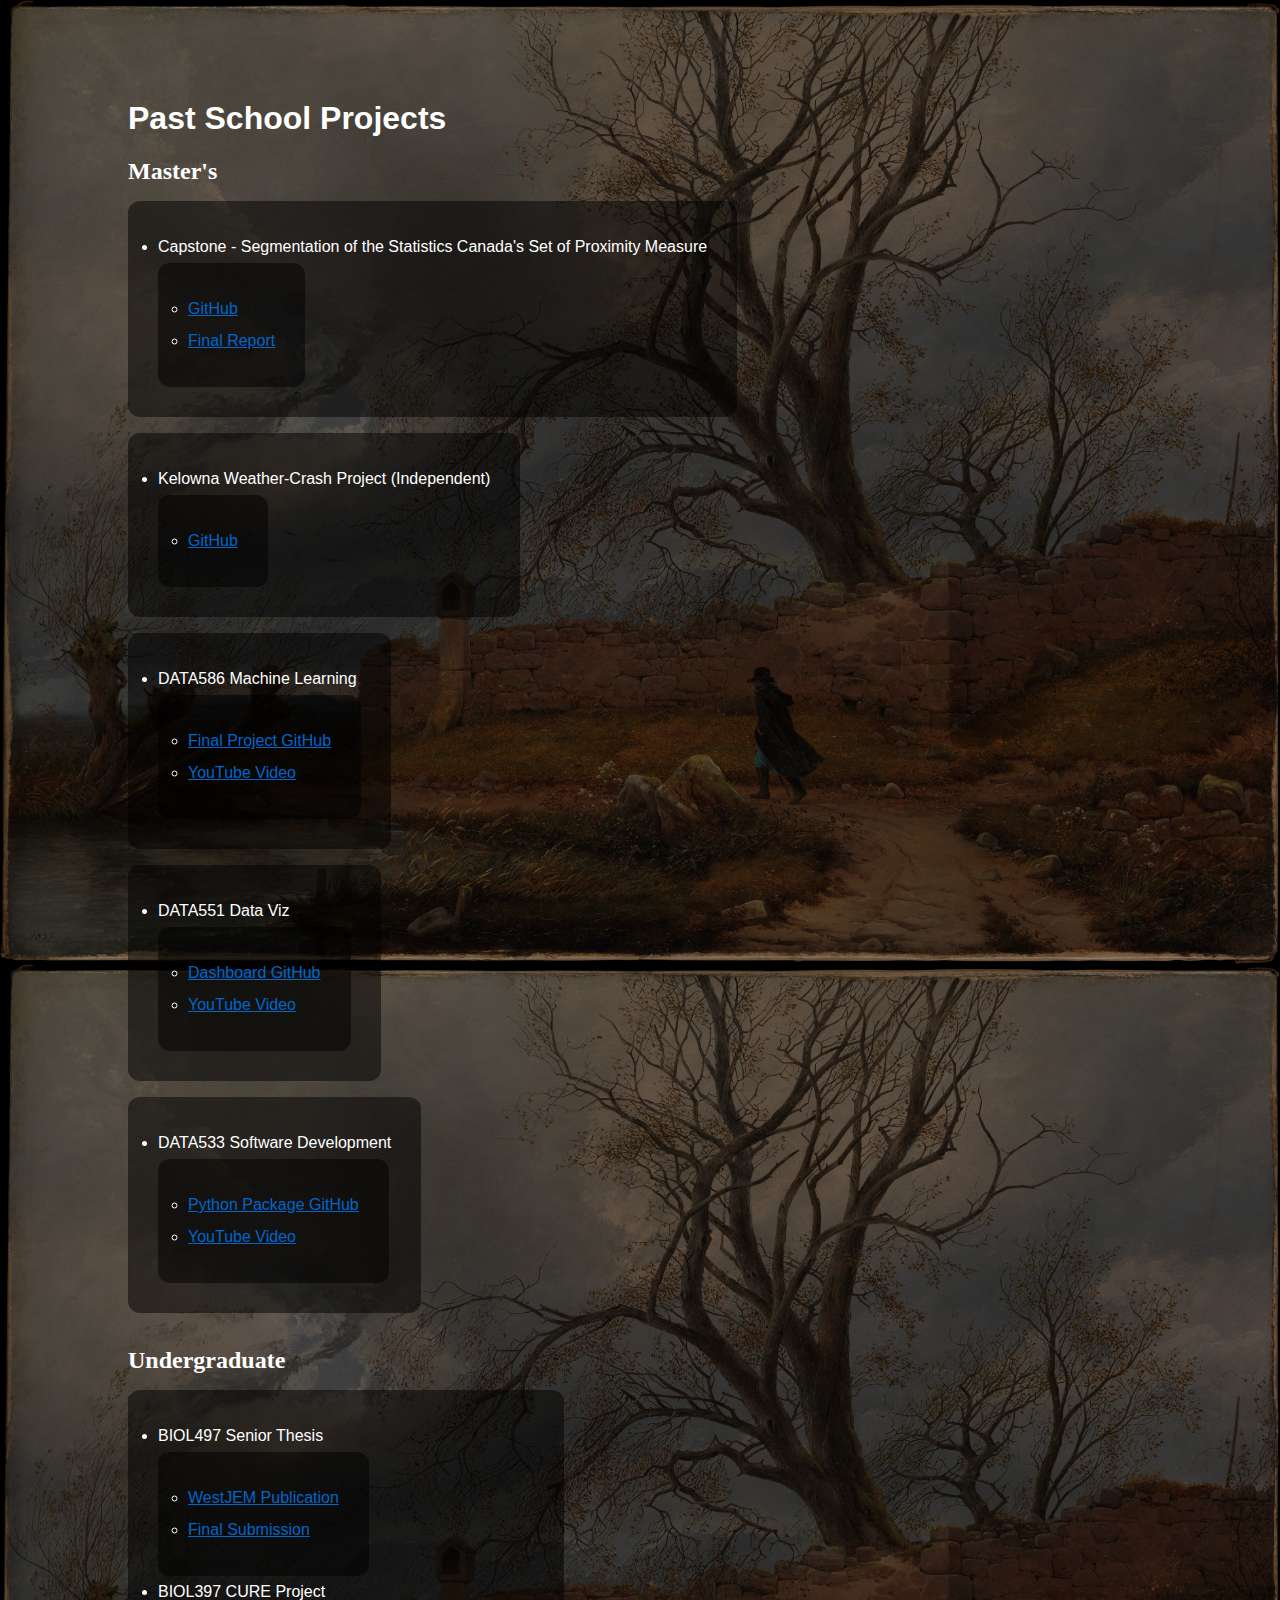
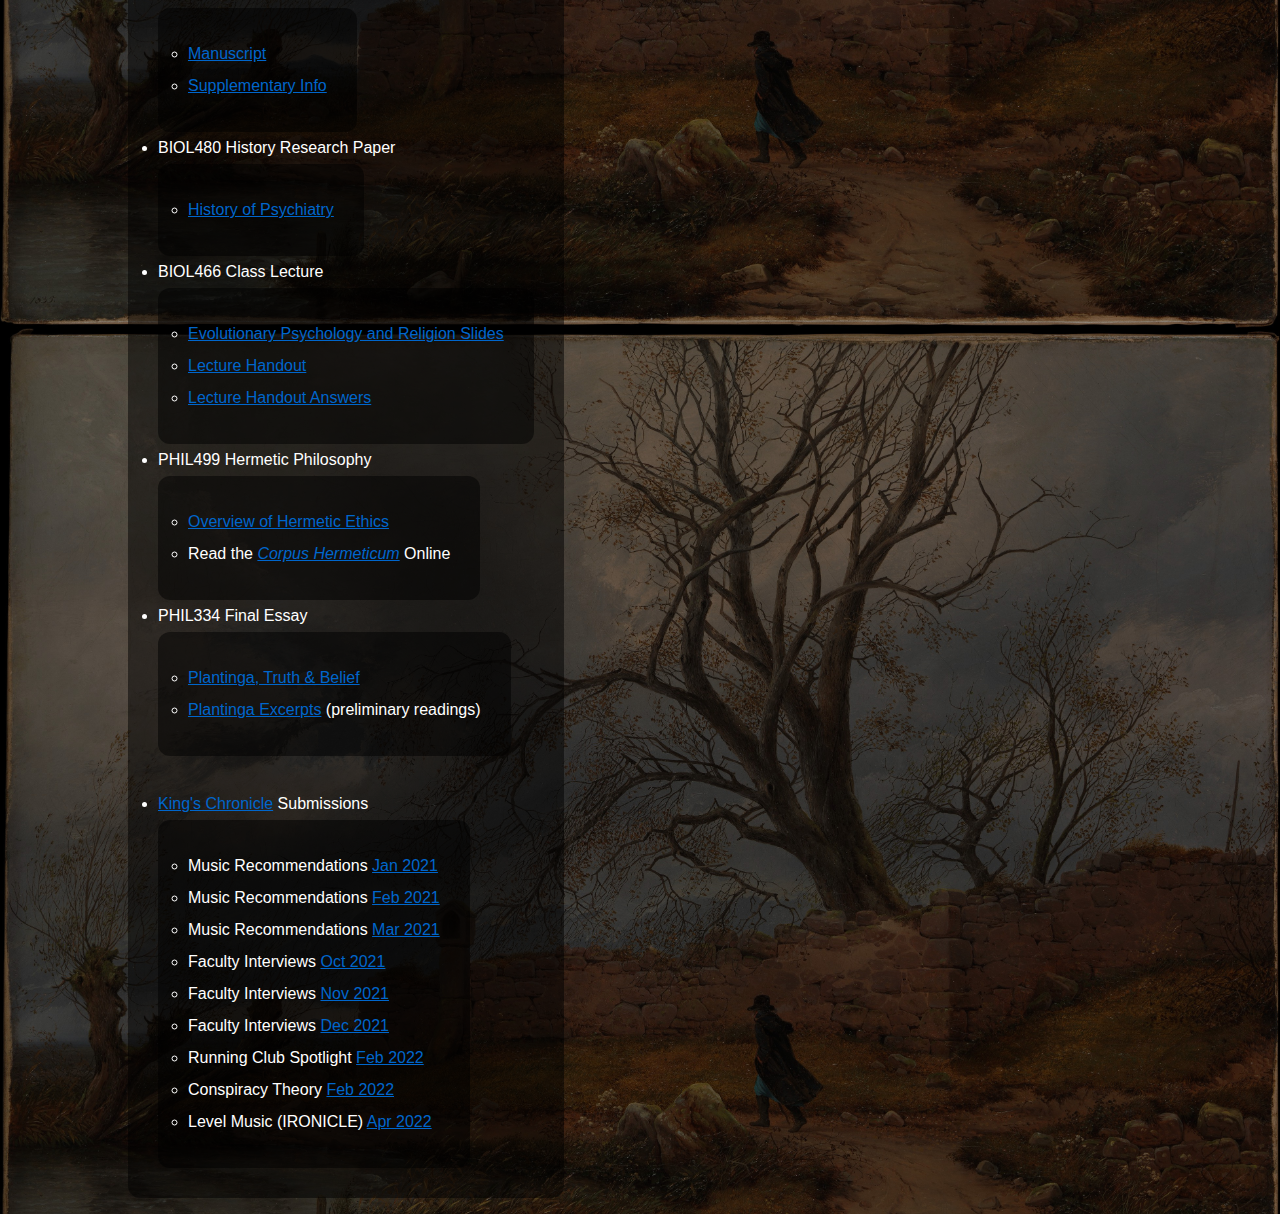
<file: projects.html>
<!DOCTYPE html>
<html lang="en">
<head>
    <meta charset="UTF-8">
    <meta name="viewport" content="width=device-width, initial-scale=1.0">
    <link rel="stylesheet" href="customstyle.css">
    <link rel="icon" href="./assets/icons/favicon-16x16.png" type="image/x-icon">
    <meta name="apple-mobile-web-app-capable" content="yes">
    <title>Jonah Edmundson</title>
</head>



<body style="background-size: contain;">
    
          
          <h1> 
          Past School Projects
          </h1>
          
          
          <h2>
          Master's
          </h2>
          
          
          <ul>
          <li>Capstone - Segmentation of the Statistics Canada's Set of Proximity
          Measure 
            <br>
            <ul>
              <li><a href="https://github.com/ubco-mds-2022-labs/capstone-statscan-pms">GitHub</a></li>
              <li><a href="https://github.com/ubco-mds-2022-labs/capstone-statscan-pms/blob/main/docs/final-report/PMS_finalreport.pdf">Final Report</a></li>
            </ul>
          </li>
          
          </ul>
          
          
          
          <ul>
          <li>Kelowna Weather-Crash Project (Independent)
            <br>
            <ul>
              <li><a href="https://jonahedmundson.github.io/kelowna_weathercrash/">GitHub</a></li>
            </ul>
          </li>
          
          </ul>
          
          
          <ul>
          <li>DATA586 Machine Learning
            <br>
            <ul>
              <li><a href="https://github.com/jonahedmundson/586_finalproject">Final Project GitHub</a></li>
              <li><a href="https://www.youtube.com/watch?v=oervBioB-98">YouTube Video</a></li>
            </ul>
          </li>
          
          </ul>
          
          
          
          <ul>
          <li>DATA551 Data Viz
            <br>
            <ul>
              <li><a href="https://jonahedmundson.github.io/VGsalesDashboard_R/">Dashboard GitHub</a></li>
              <li><a href="https://www.youtube.com/watch?v=Xjt4mht_LyI">YouTube Video</a></li>
            </ul>
          </li>
          
          </ul>
          
          
          
          <ul>
          <li>DATA533 Software Development
            <br>
            <ul>
              <li><a href="https://github.com/jonahedmundson/py_quizlet_cram">Python Package GitHub</a></li>
              <li><a href="https://www.youtube.com/watch?v=Mh1LKVNMkew">YouTube Video</a></li>
            </ul>
          </li>
          
          </ul>
          
          <!--
          <div style="white-space:nowrap"> 
              <div style="display:inline;">
                  <img src="construction.gif" height="100" style="padding: 30px;">
              </div>
          </div>
          -->
        
          
          
          
          
          
          &nbsp;
          
          
          
          
          
          
          <h2>
          Undergraduate
          </h2>
          
          <ul>
          <li>BIOL497 Senior Thesis
            <br>
            <ul>
            <li><a href="https://escholarship.org/uc/item/8x79h4xz">WestJEM Publication</a></li>
              <li><a href="edmundson_finalsubmission.pdf">Final Submission</a></li>
            </ul>
          </li>
          
          
          
          
          <li>BIOL397 CURE Project
            <br>
            <ul>
              <li><a href="beanbeetle.pdf">Manuscript</a></li>
              <li><a href="beanbeetlesupp.pdf">Supplementary Info</a></li>
            </ul>
          </li>
          
          
          
          <li>
          BIOL480 History Research Paper
            <br>
            <ul>
              <li><a href="historyessay.pdf">History of Psychiatry</a></li>
            </ul>
          </li>
          
          
          
          <li>
          BIOL466 Class Lecture
            <br>
            <ul>
              <li><a href="religionlecture.pdf">Evolutionary Psychology and Religion Slides</a></li>
              <li><a href="lecturehandout.pdf">Lecture Handout</a></li>
              <li><a href="lecturehandoutANSWERS.pdf">Lecture Handout Answers</a></li>
            </ul>
          </li>
          
          
          
          <li>
          PHIL499 Hermetic Philosophy
            <br>
            <ul>
              <li><a href="edmundson_hermeticethics.pdf">Overview of Hermetic Ethics</a></li>
              <li>Read the <a href="http://gnosis.org/library/hermet.htm"><i>Corpus Hermeticum</i></a> Online</li>
            </ul>
          </li>
          
          
          
          <li>
          PHIL334 Final Essay
            <br>
            <ul>
              <li><a href="plantinga_essay.pdf">Plantinga, Truth & Belief</a></li>
              <li><a href="plantinga_excerpts.pdf">Plantinga Excerpts</a> (preliminary readings)</li>
            </ul>
          </li>
          
          &nbsp;
          
          <li>
          <a href="https://www.tkuchronicle.ca/member-areas-3">King's Chronicle</a> Submissions
            <br>
            <ul>
              <li>Music Recommendations <a href="chronicle_jan2021.pdf">Jan 2021</a></li>
              <li>Music Recommendations <a href="chronicle_feb2021.pdf">Feb 2021</a></li>
              <li>Music Recommendations <a href="chronicle_mar2021.pdf">Mar 2021</a></li>
              <li>Faculty Interviews <a href="facultyfavorites_october.pdf">Oct 2021</a></li>
              <li>Faculty Interviews <a href="facultyfavorites_november.pdf">Nov 2021</a></li>
              <li>Faculty Interviews <a href="facultyfavorites_december.pdf">Dec 2021</a></li>
              <li>Running Club Spotlight <a href="running_club_article.pdf">Feb 2022</a></li>
              <li>Conspiracy Theory <a href="titanic_conspiracy.pdf">Feb 2022</a></li>
              <li>Level Music (IRONICLE) <a href="levelmusic_ironicle.pdf">Apr 2022</a></li>
            </ul>
          </li>
          </ul>
          
          
            </div> 






</body>
</html>
</file>
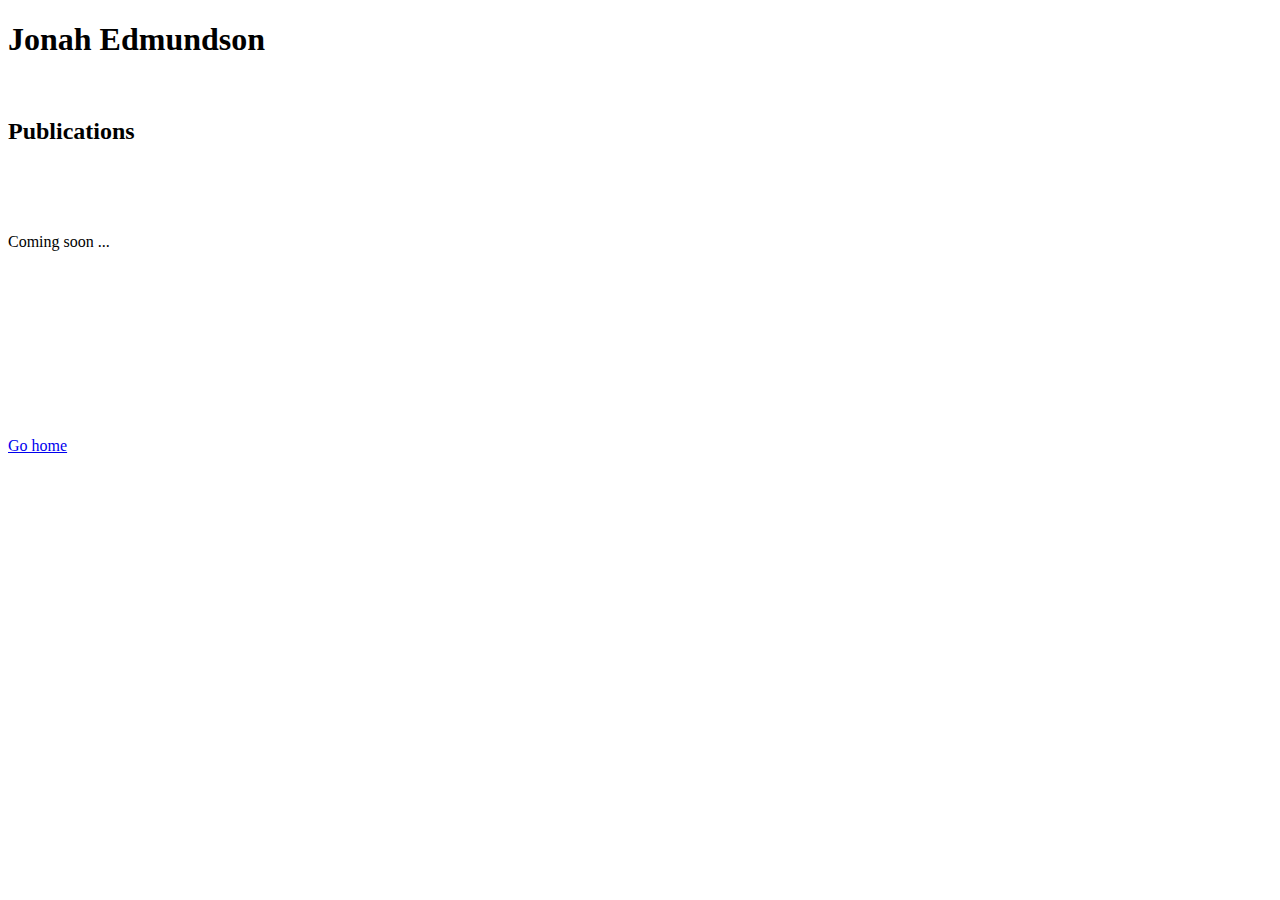
<file: publications.html>
<!DOCTYPE html>
<html>

<link rel="icon" href="favicon-16x16.png" type="image/x-icon">
<link rel="shortcut icon" href="favicon-16x16.png" type="image/x-icon">

<title>Jonah Edmundson</title>

<head>
  <h1>Jonah Edmundson</h1>
</head>

<br>

<h2> 
Publications
</h2>

<br>
<p>&nbsp;</p>

<body>
Coming soon ...
</body>


<br>
<p>&nbsp;</p>
<p>&nbsp;</p>

<br>
<p>&nbsp;</p>
<p>&nbsp;</p>

<footer>
<a href="./index.html">Go home</a>
</footer>


</html>
</file>
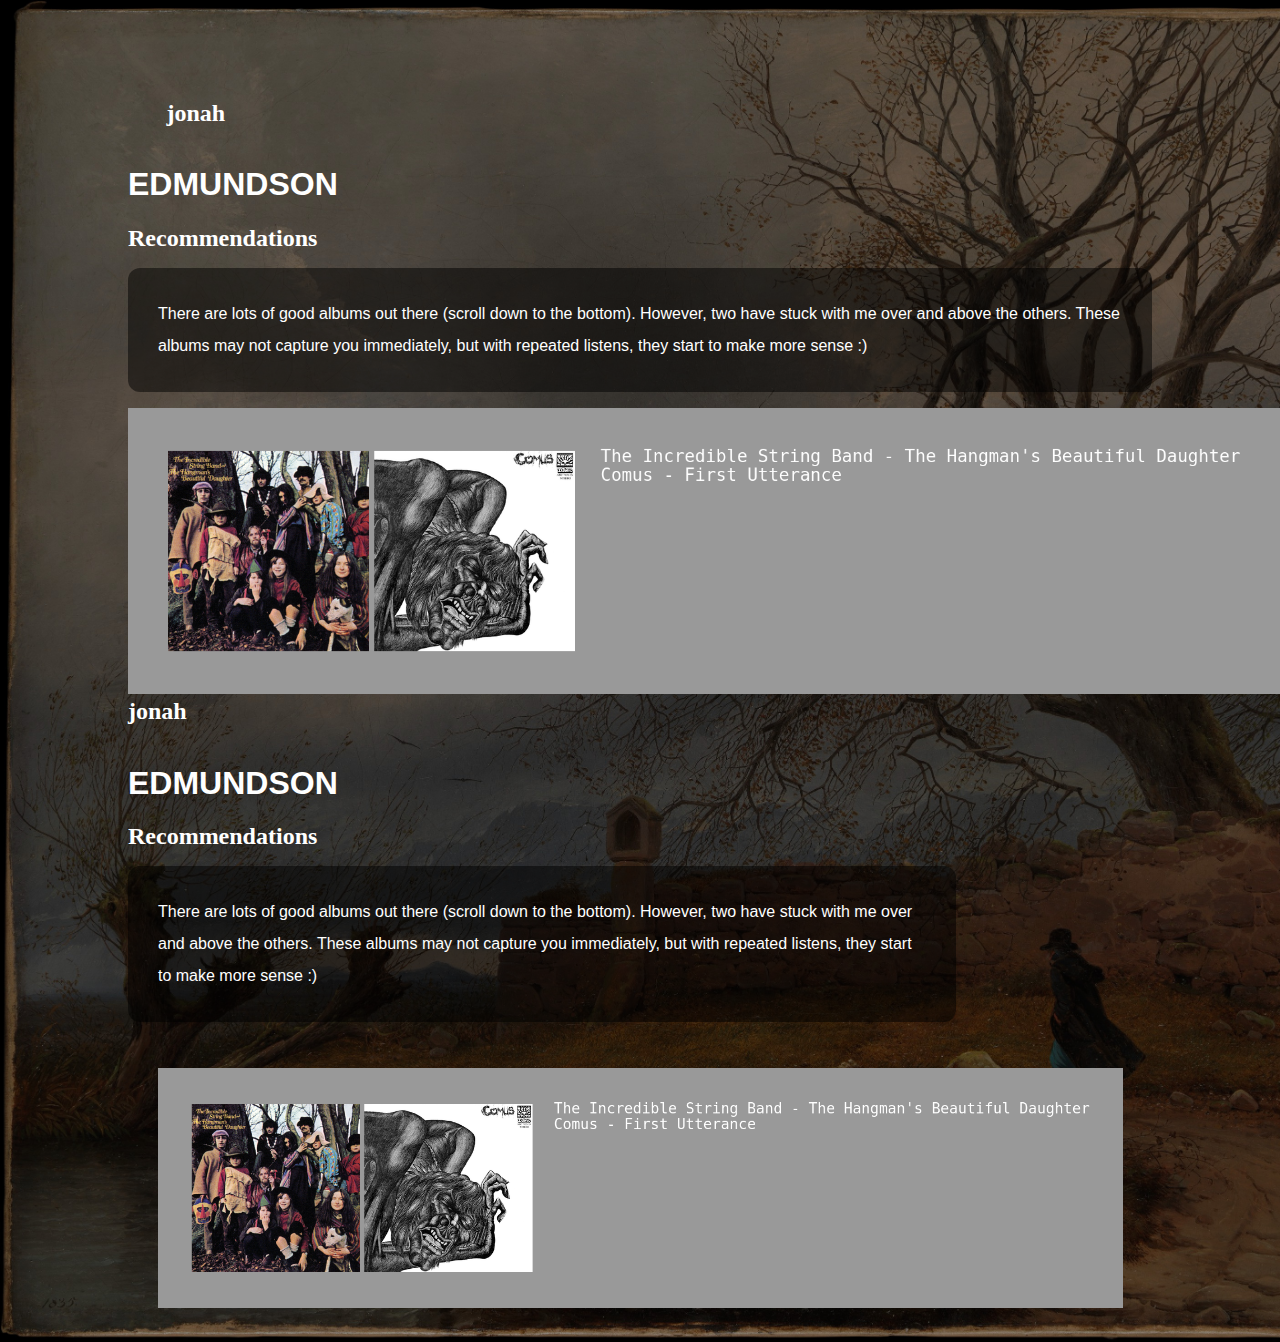
<file: recommendations.html>
<!DOCTYPE html>
<html lang="en">
<head>
    <meta charset="UTF-8">
    <meta name="viewport" content="width=device-width, initial-scale=1.0">
    <link rel="stylesheet" href="customstyle.css">
    <link rel="icon" href="./assets/icons/favicon-16x16.png" type="image/x-icon">
    <title>Jonah Edmundson</title>
</head>



<body>
    


    <div class="mobile-content">
        <!-- Content for handheld devices -->
      <div class="mobile-text">
        <a href="./index.html" style="color: #fff; text-decoration: none;"><head>
          <h2 class="heading-2" style="margin-left: 3vw;">jonah</h2>
            <br style="line-height:1; display: block;"> 
            <h1 class="heading-1">EDMUNDSON</h1>
        </head></a>

        <h2>Recommendations</h2>
        
        <p>
          There are lots of <a href="./projects.html">good albums</a> out there (scroll down to the bottom). However, two have stuck with me over and above the others. These albums may not capture you immediately, but with repeated listens, they start to make more sense :)
          </p>
          
          <div style="white-space:nowrap"> 
              <div style="display:inline;">
                  <a href="./art/topsters2.png"><img src="./art/topsters2.png" style="padding: 0px; width: 90vw;"></a>
              </div>
          </div>
          
          
      </div>
    </div>







 <!-- ------------------------------------------------------ -->

    <div class="desktop-content">
        <!-- Content for desktop -->
      <div class="container">
        <div class="simple-text">
          <a href="./index.html" style="color: #fff; text-decoration: none;"><head>
            <h2 class="heading-2">jonah</h2>
              <br style="line-height:1; display: block;"> 
              <h1 class="heading-1">EDMUNDSON</h1>
          </head></a>
          
          <h2>Recommendations</h2>

          <p style="max-width: 60vw;">
            There are lots of <a href="./projects.html">good albums</a> out there (scroll down to the bottom). However, two have stuck with me over and above the others. These albums may not capture you immediately, but with repeated listens, they start to make more sense :)
            </p>
            
            <div style="white-space:nowrap"> 
                <div style="display:inline;">
                    <img src="./art/topsters2.png" height="240" style="padding: 30px;">
                </div>
            </div>
   
        
          
            </div> 
          </div>


    </div>





</body>
</html>
</file>
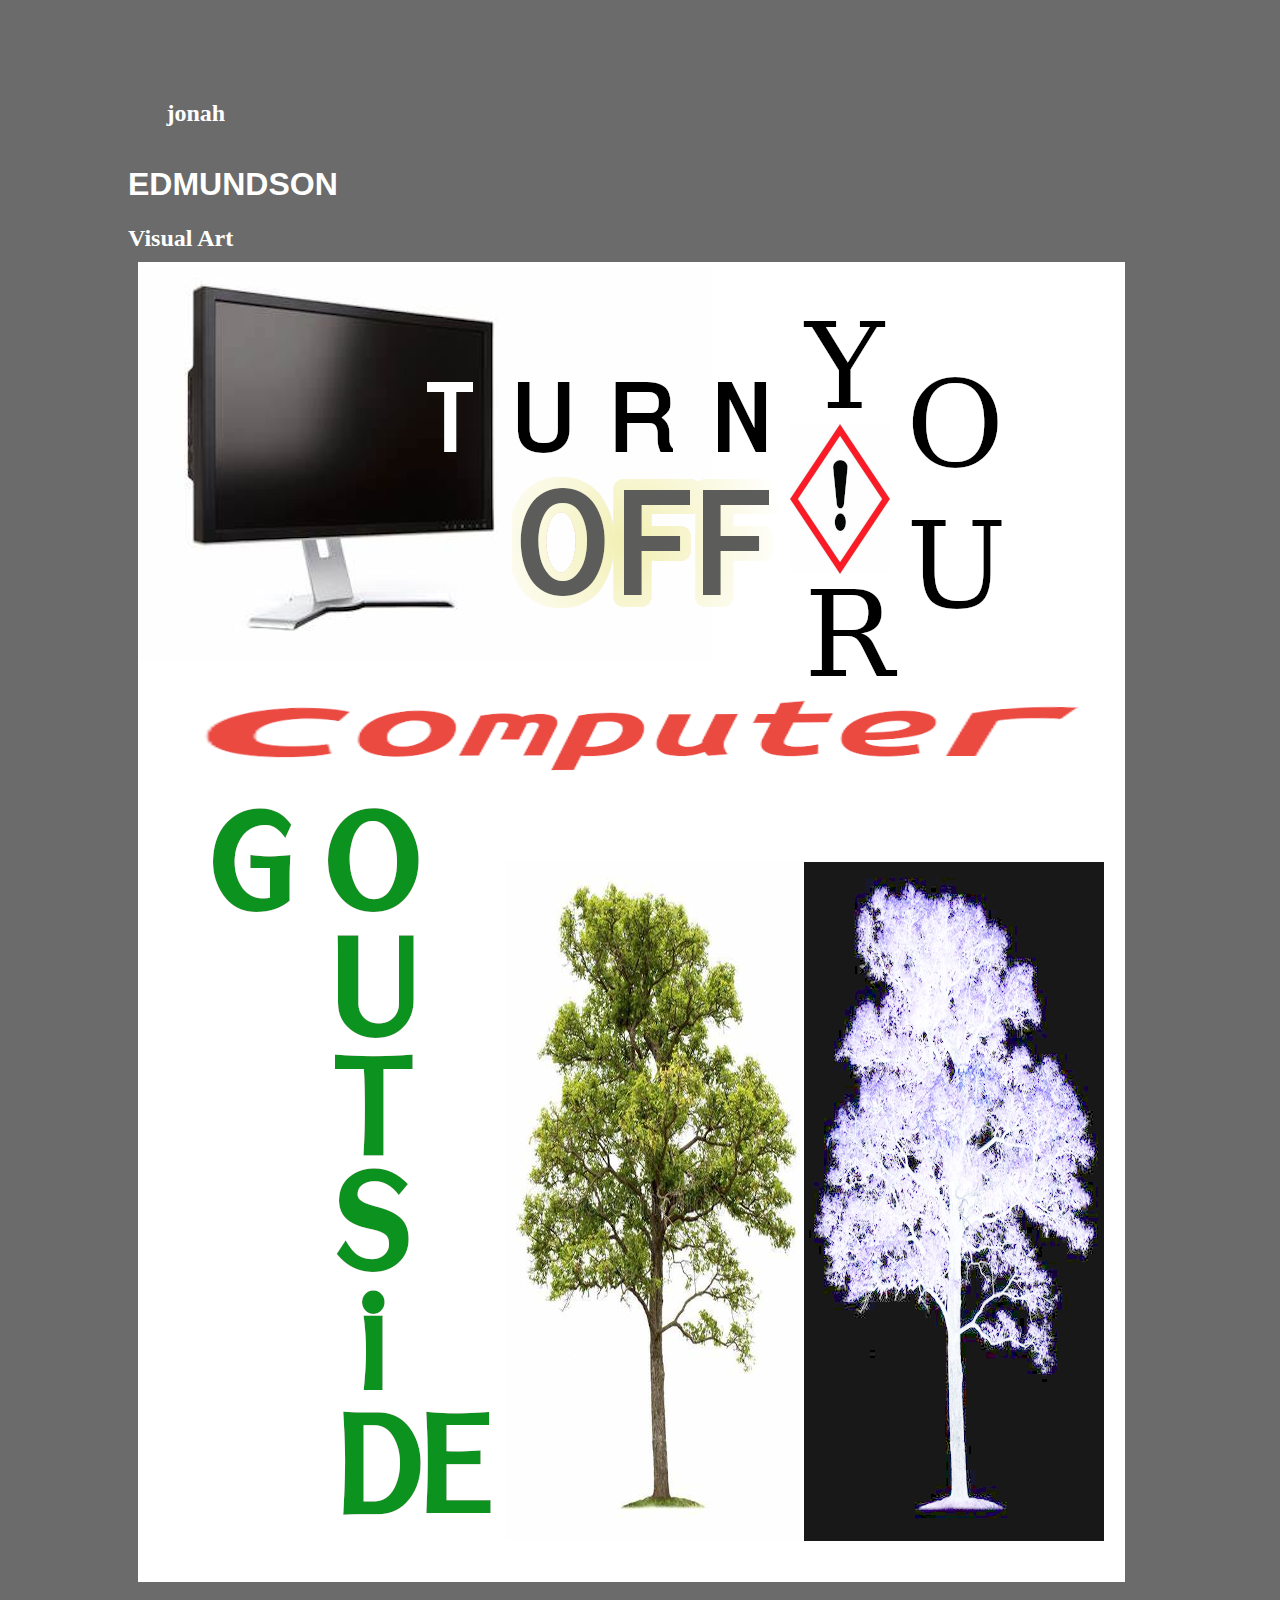
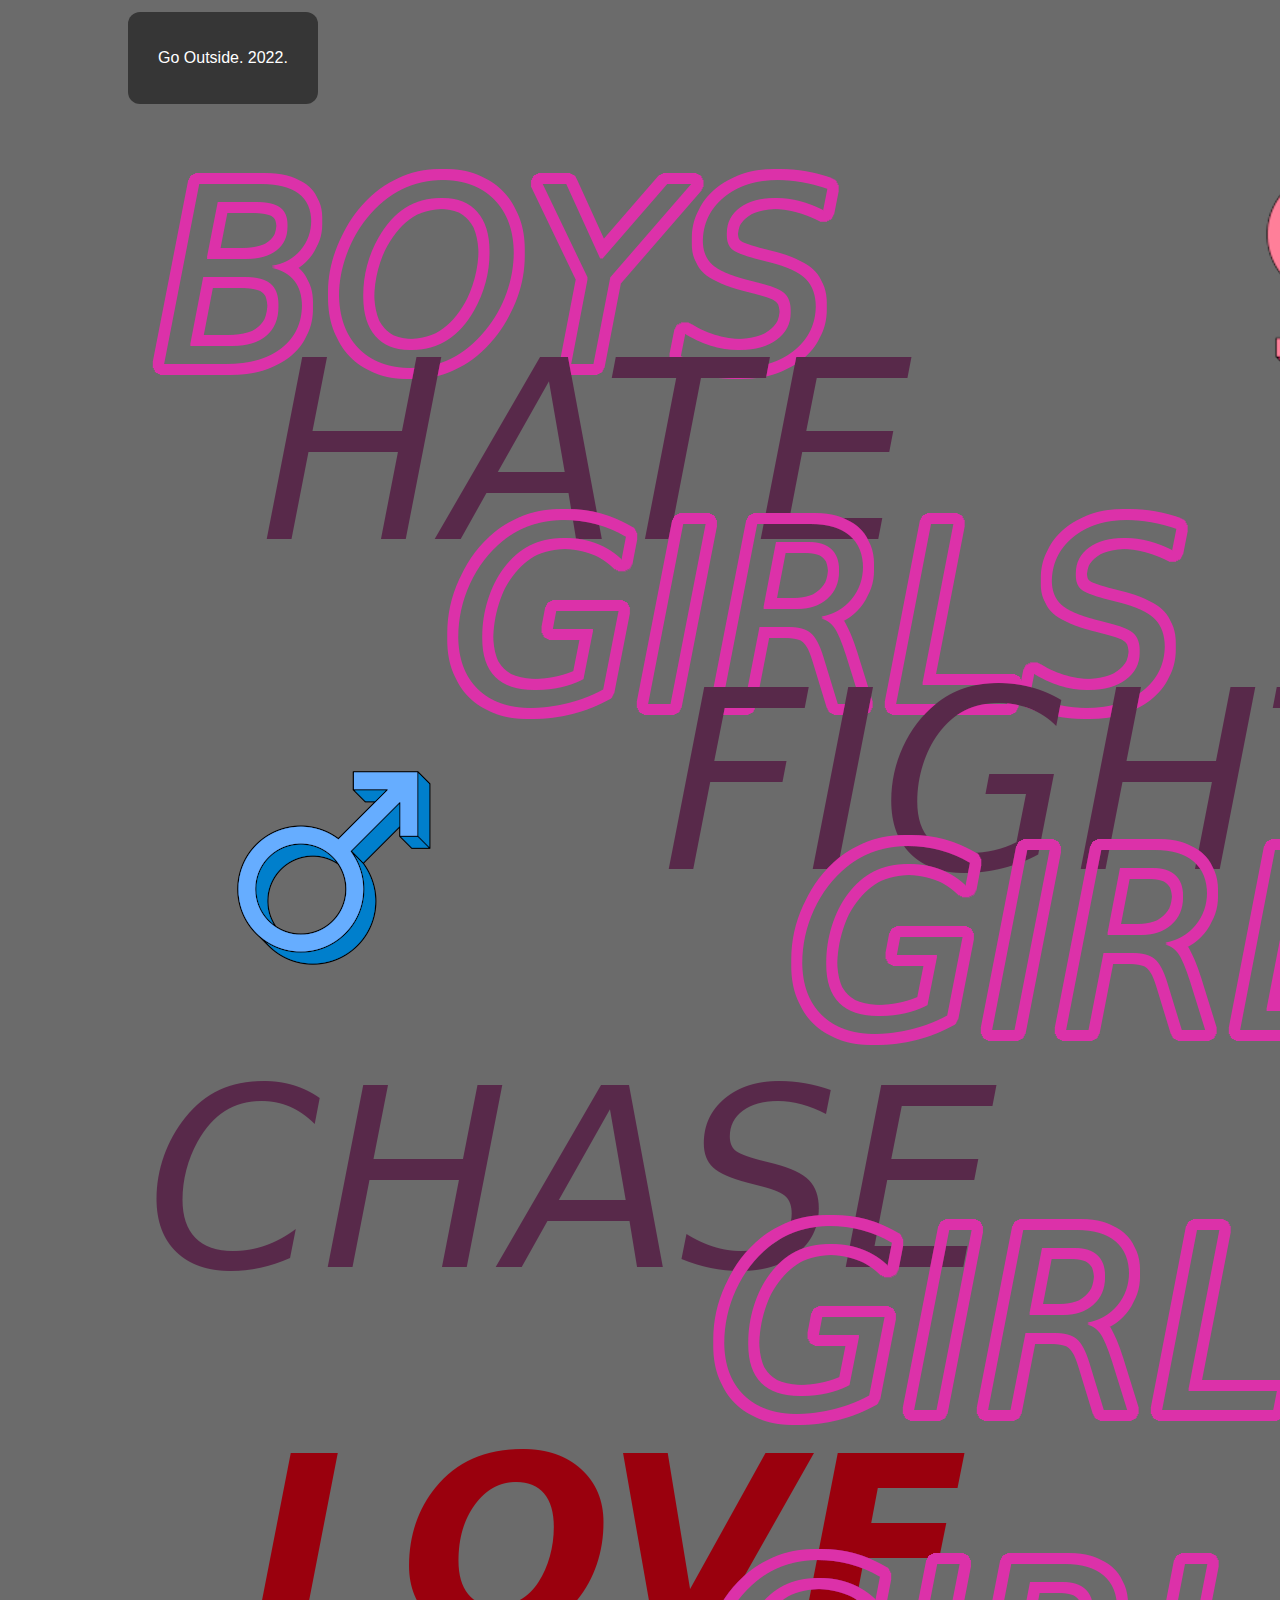
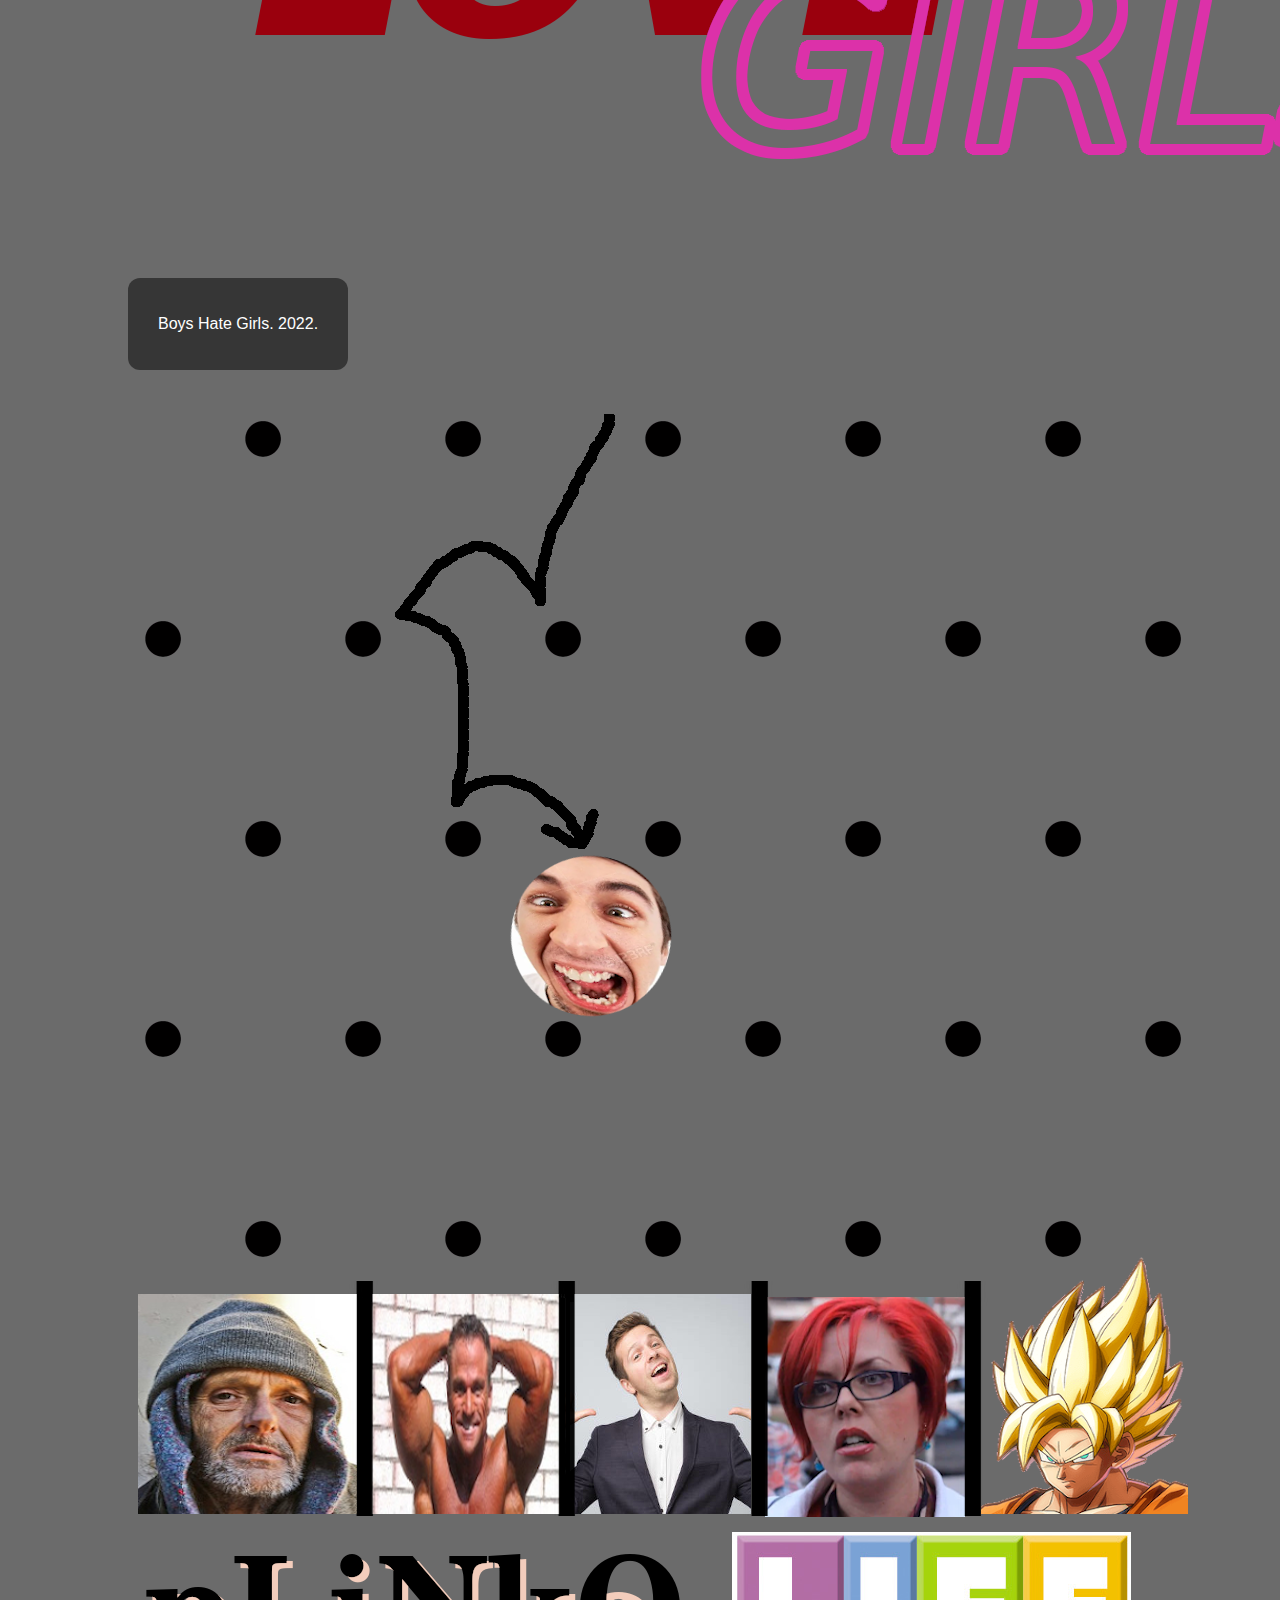
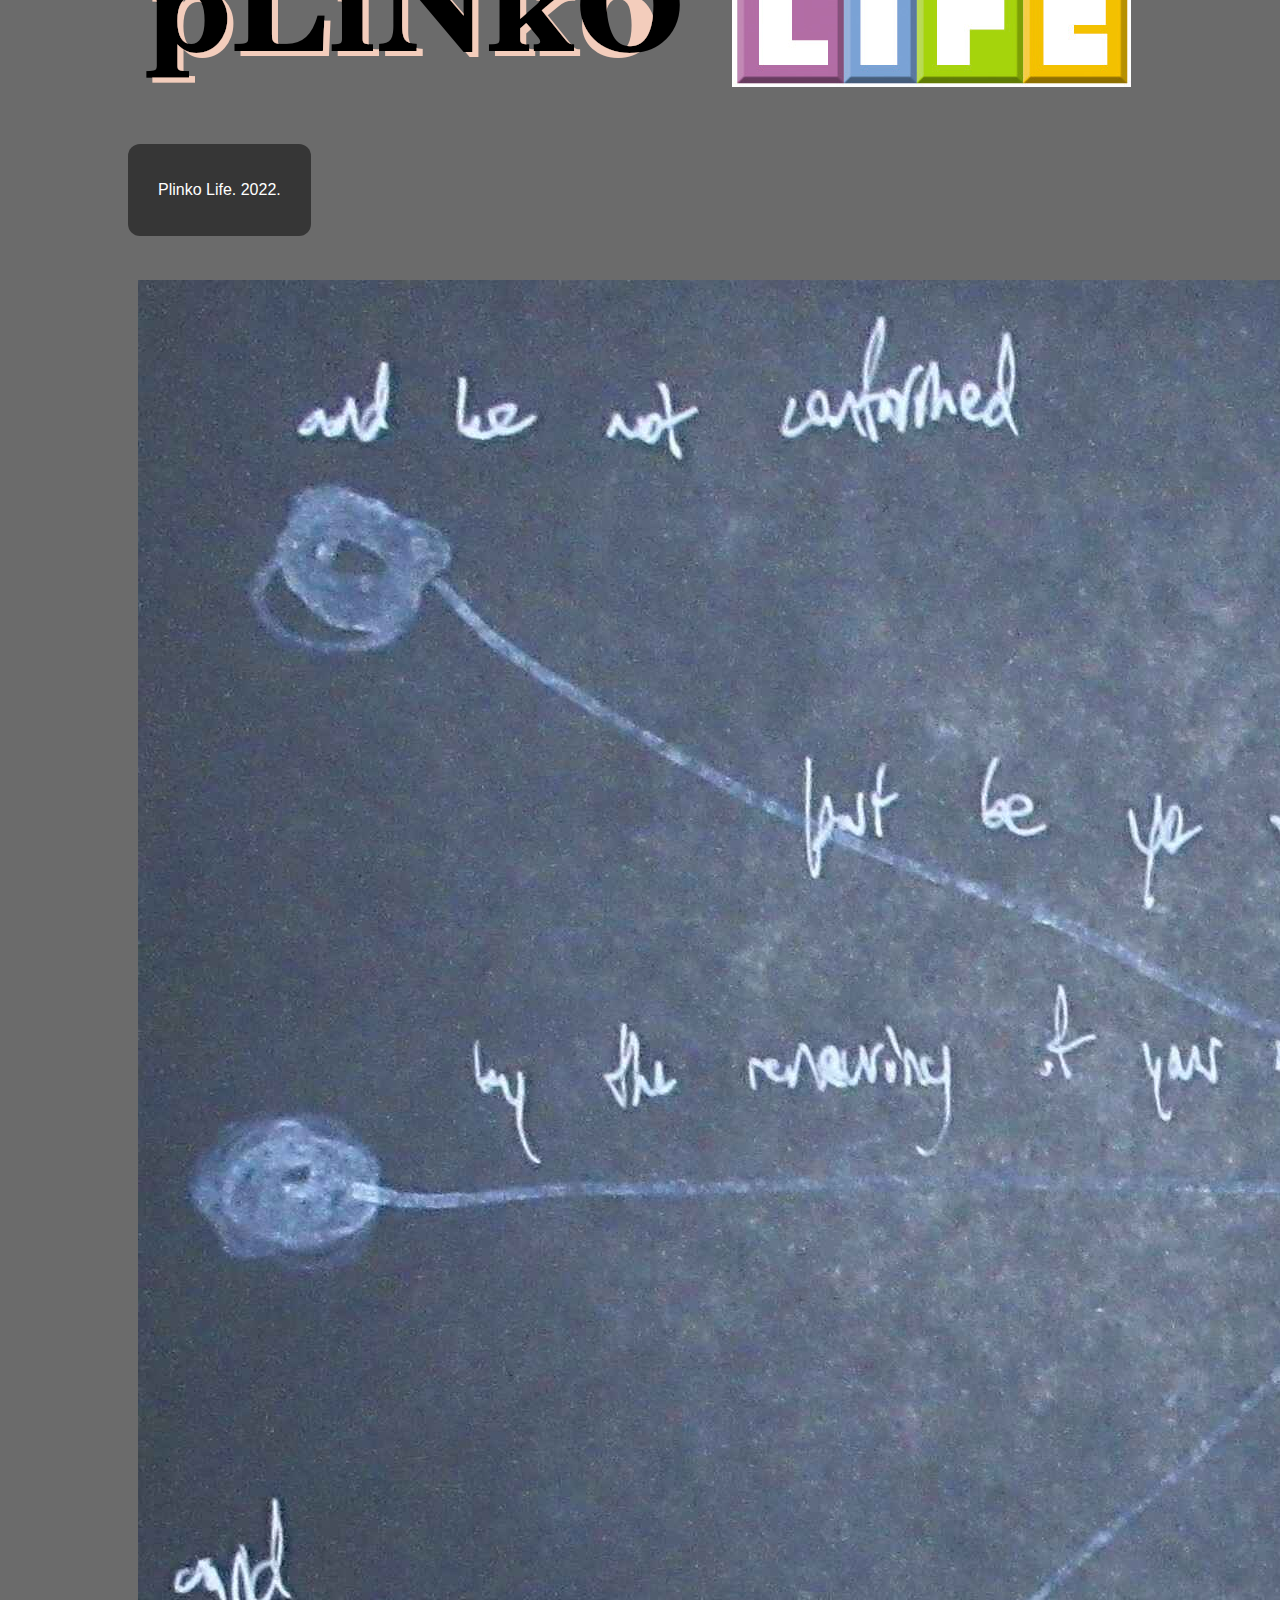
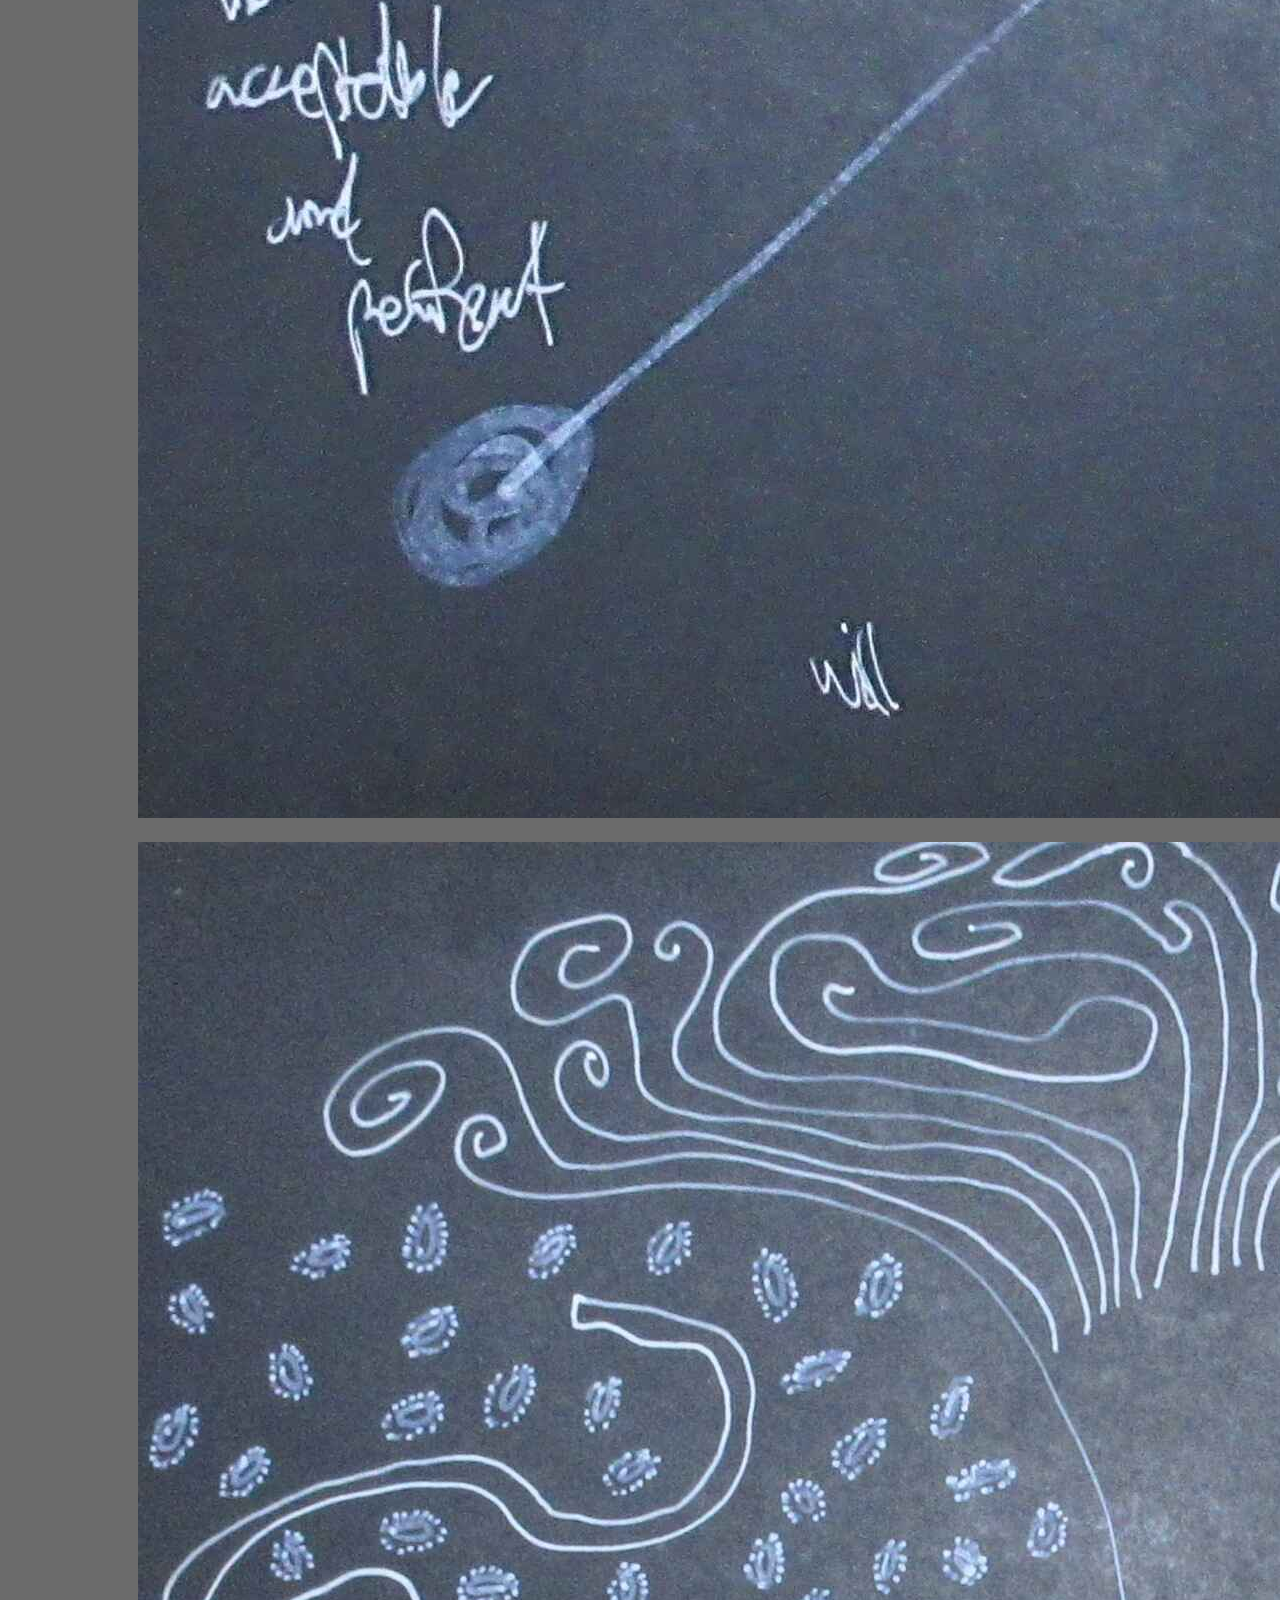
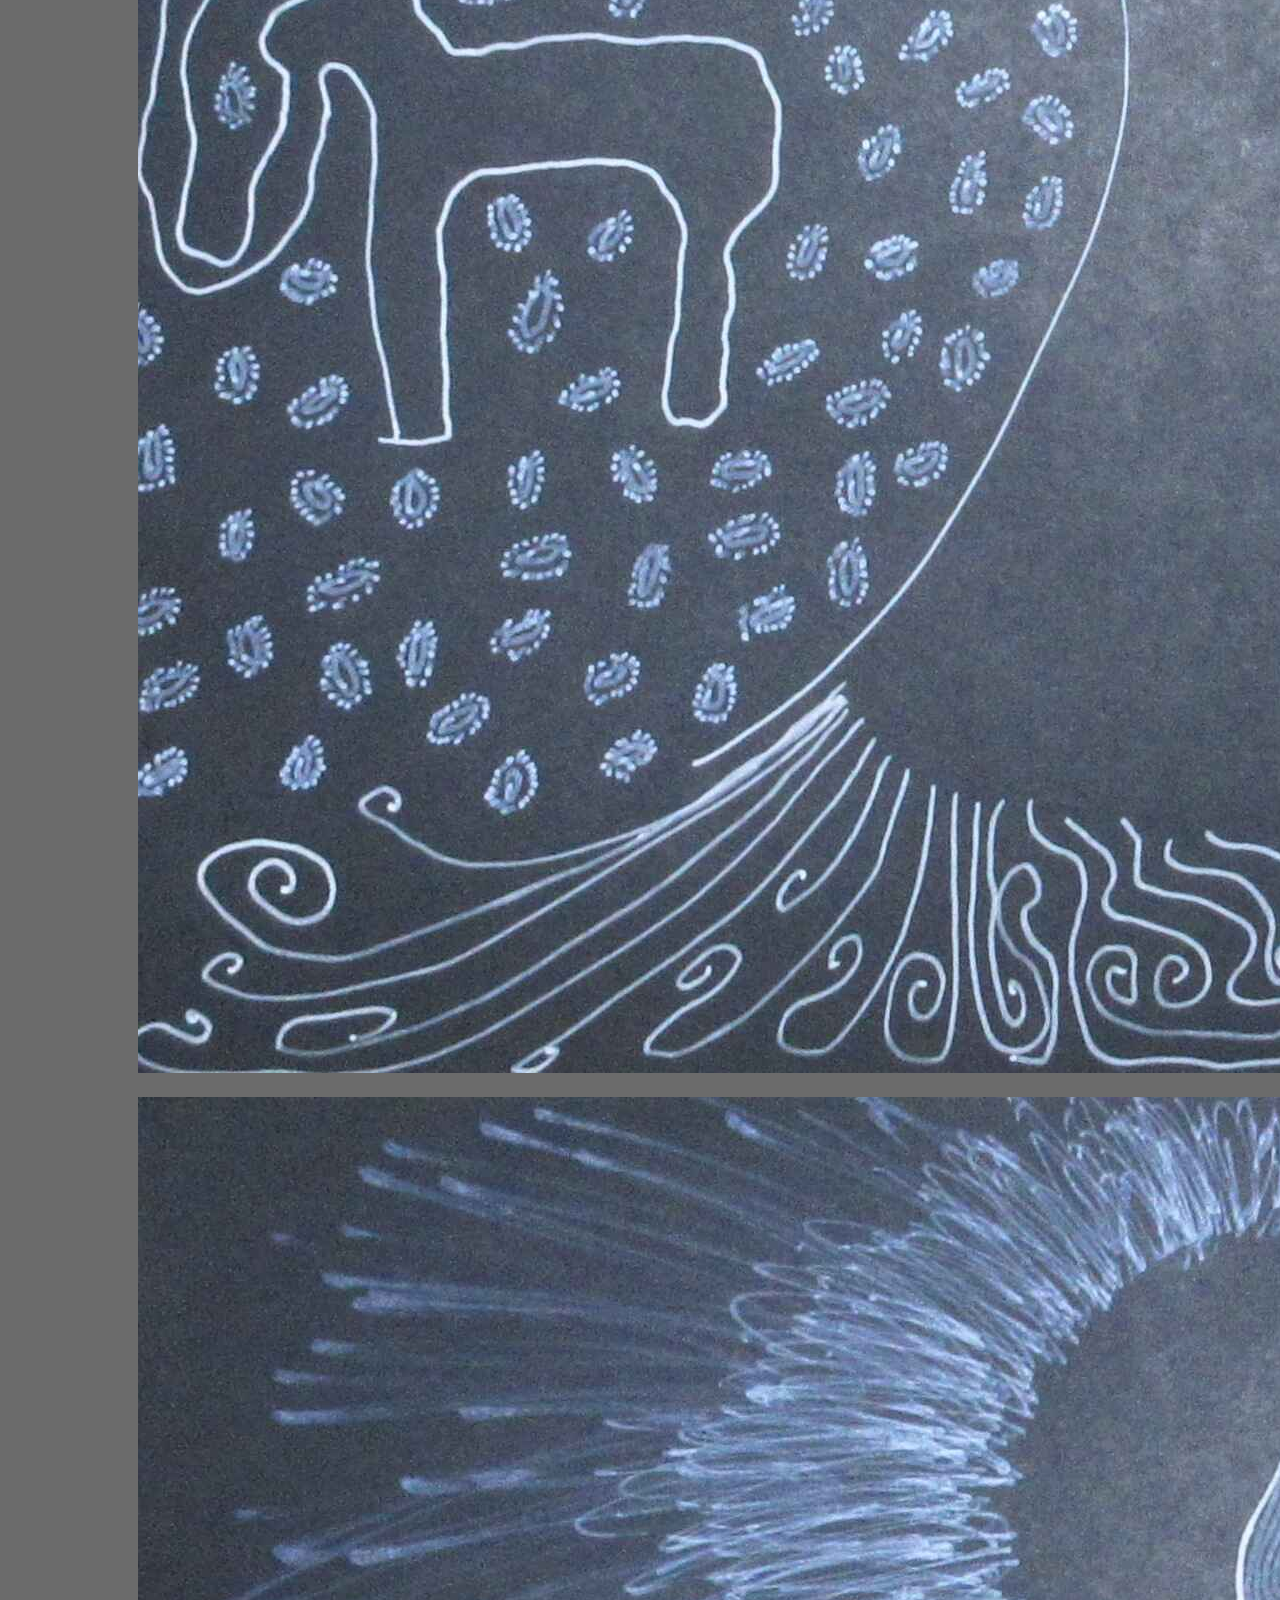
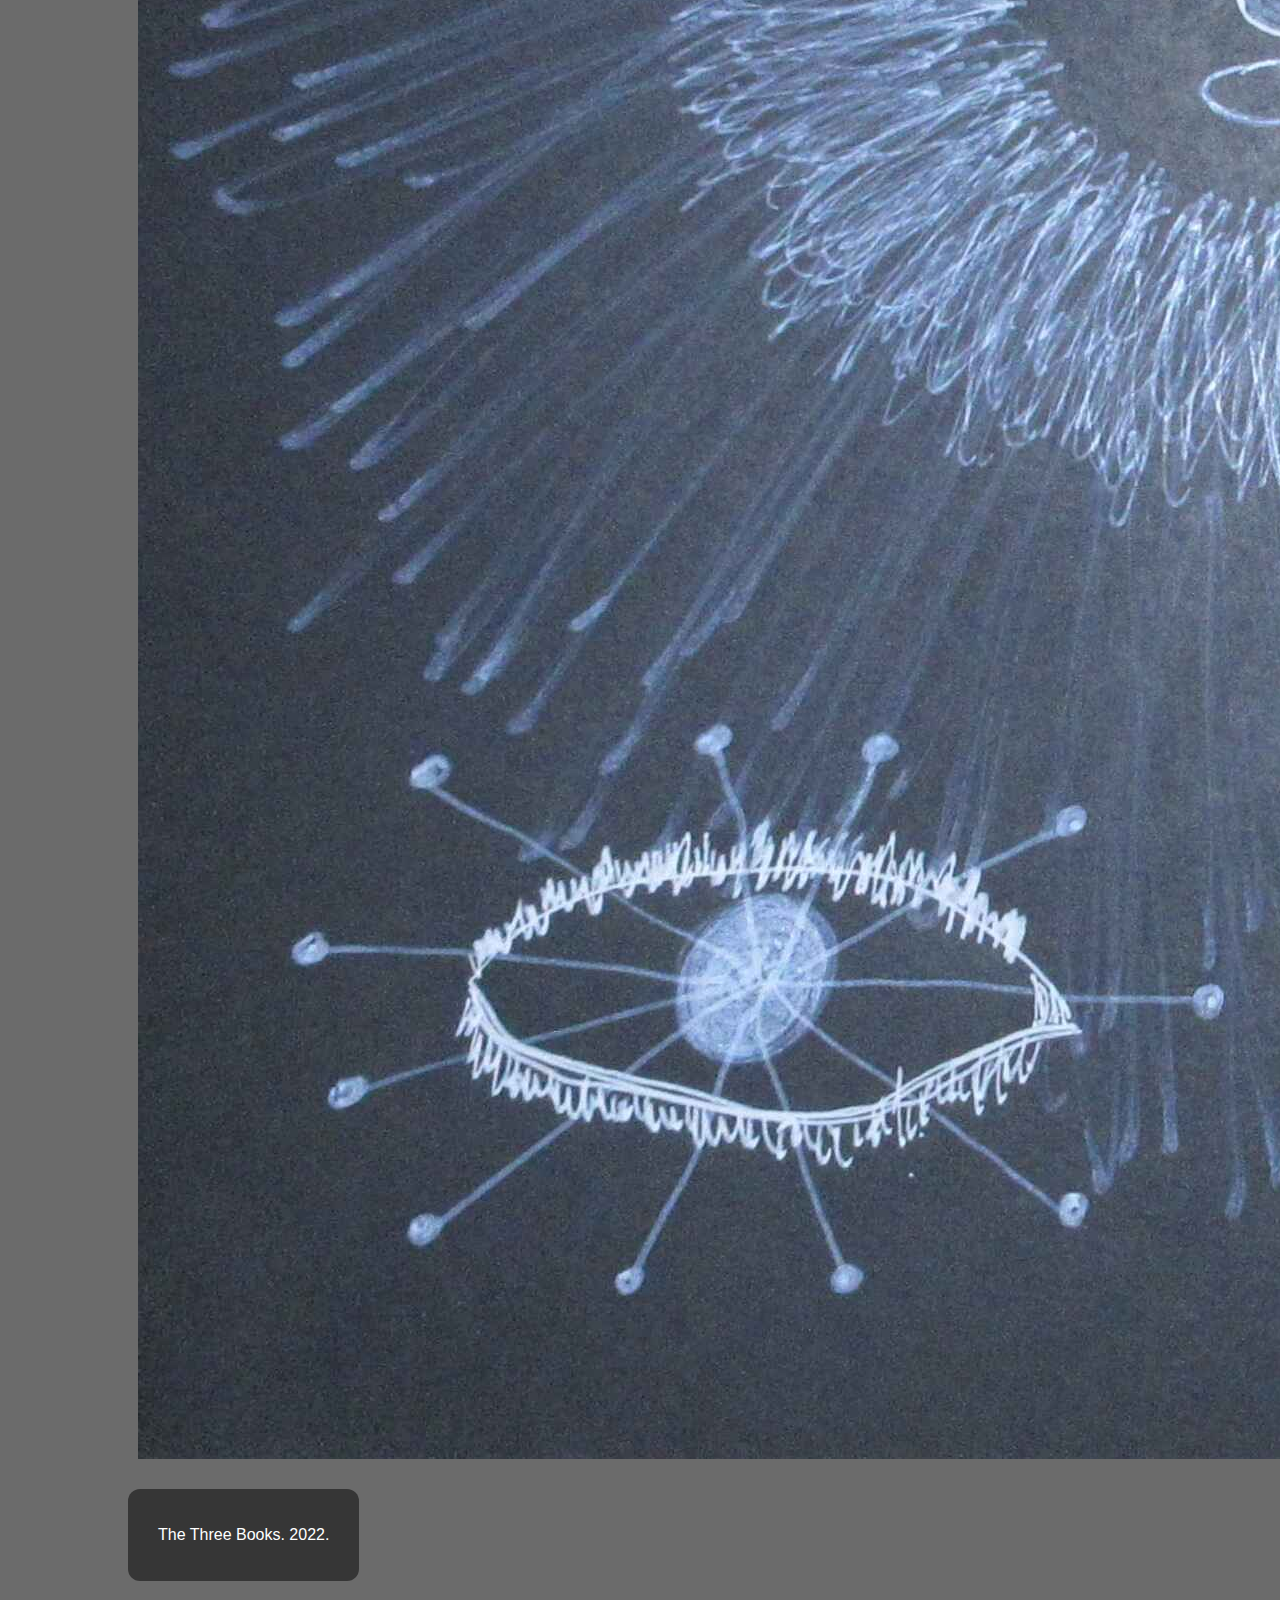
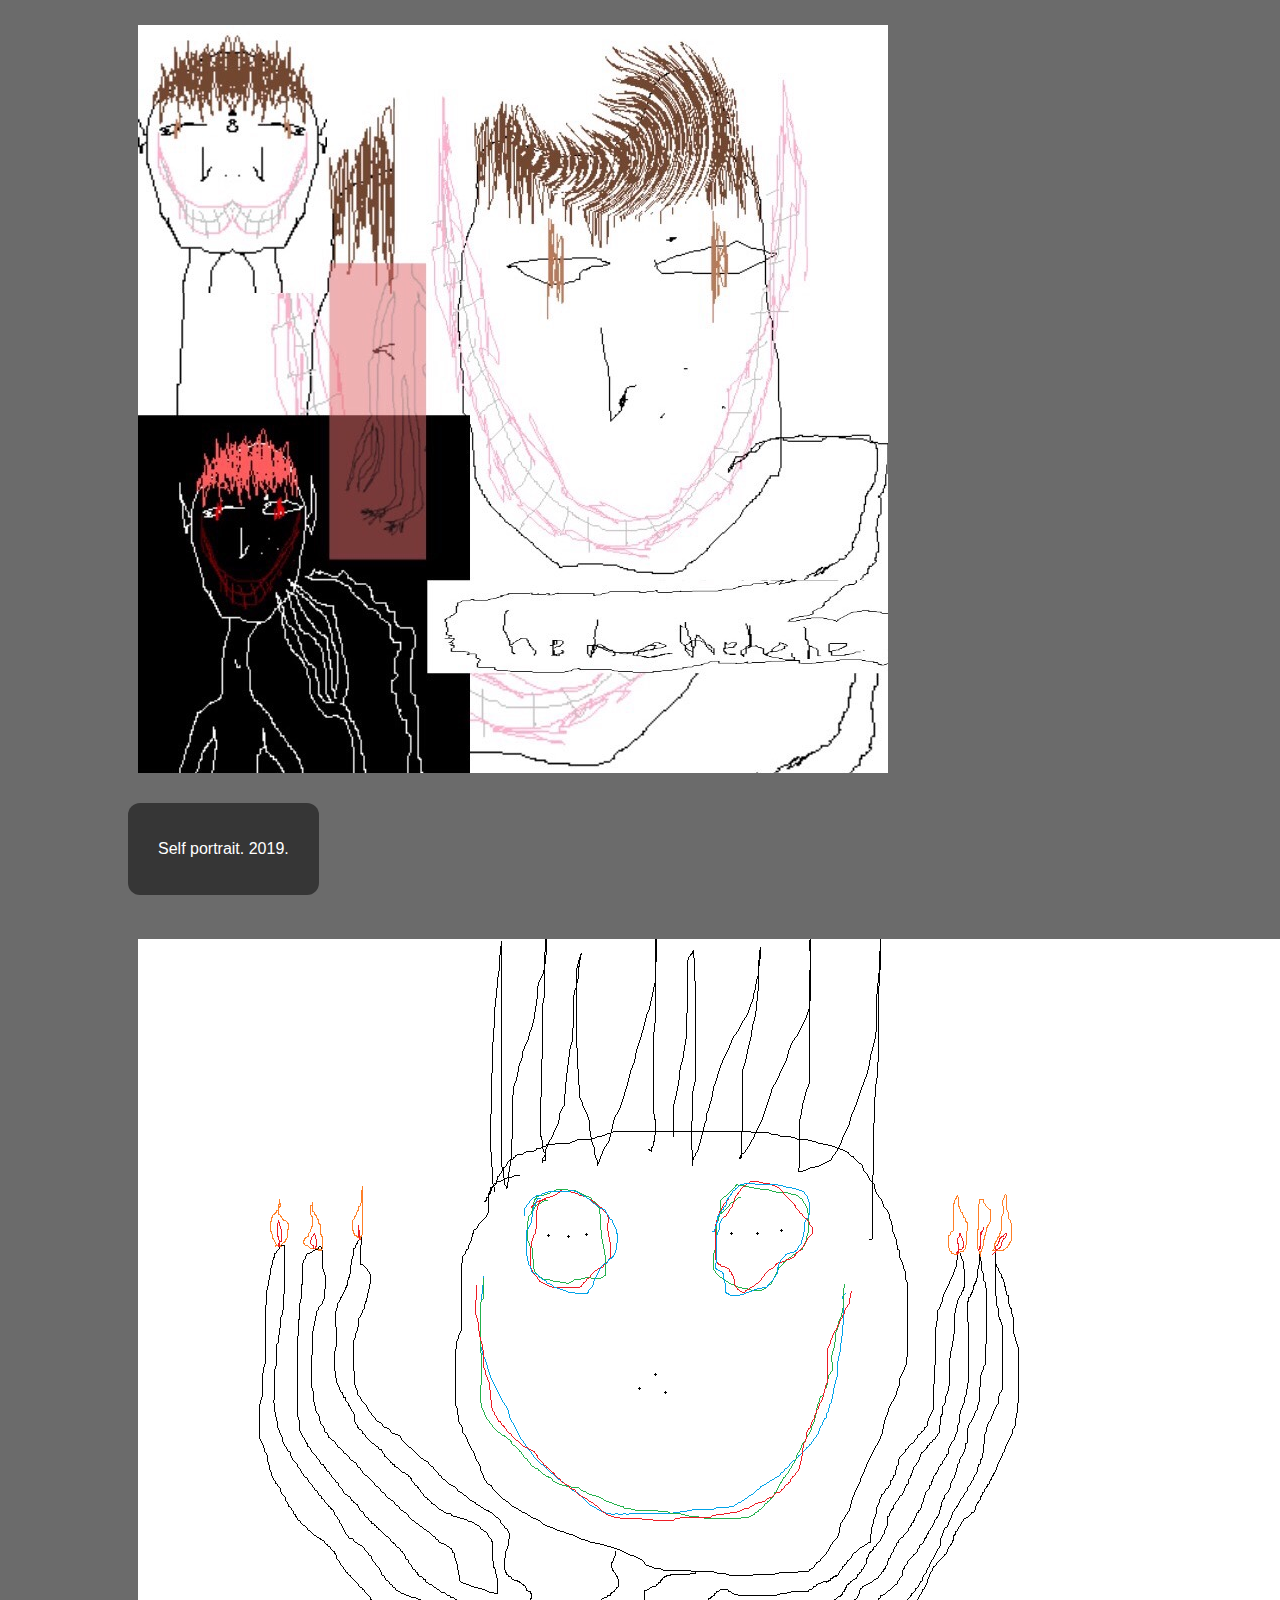
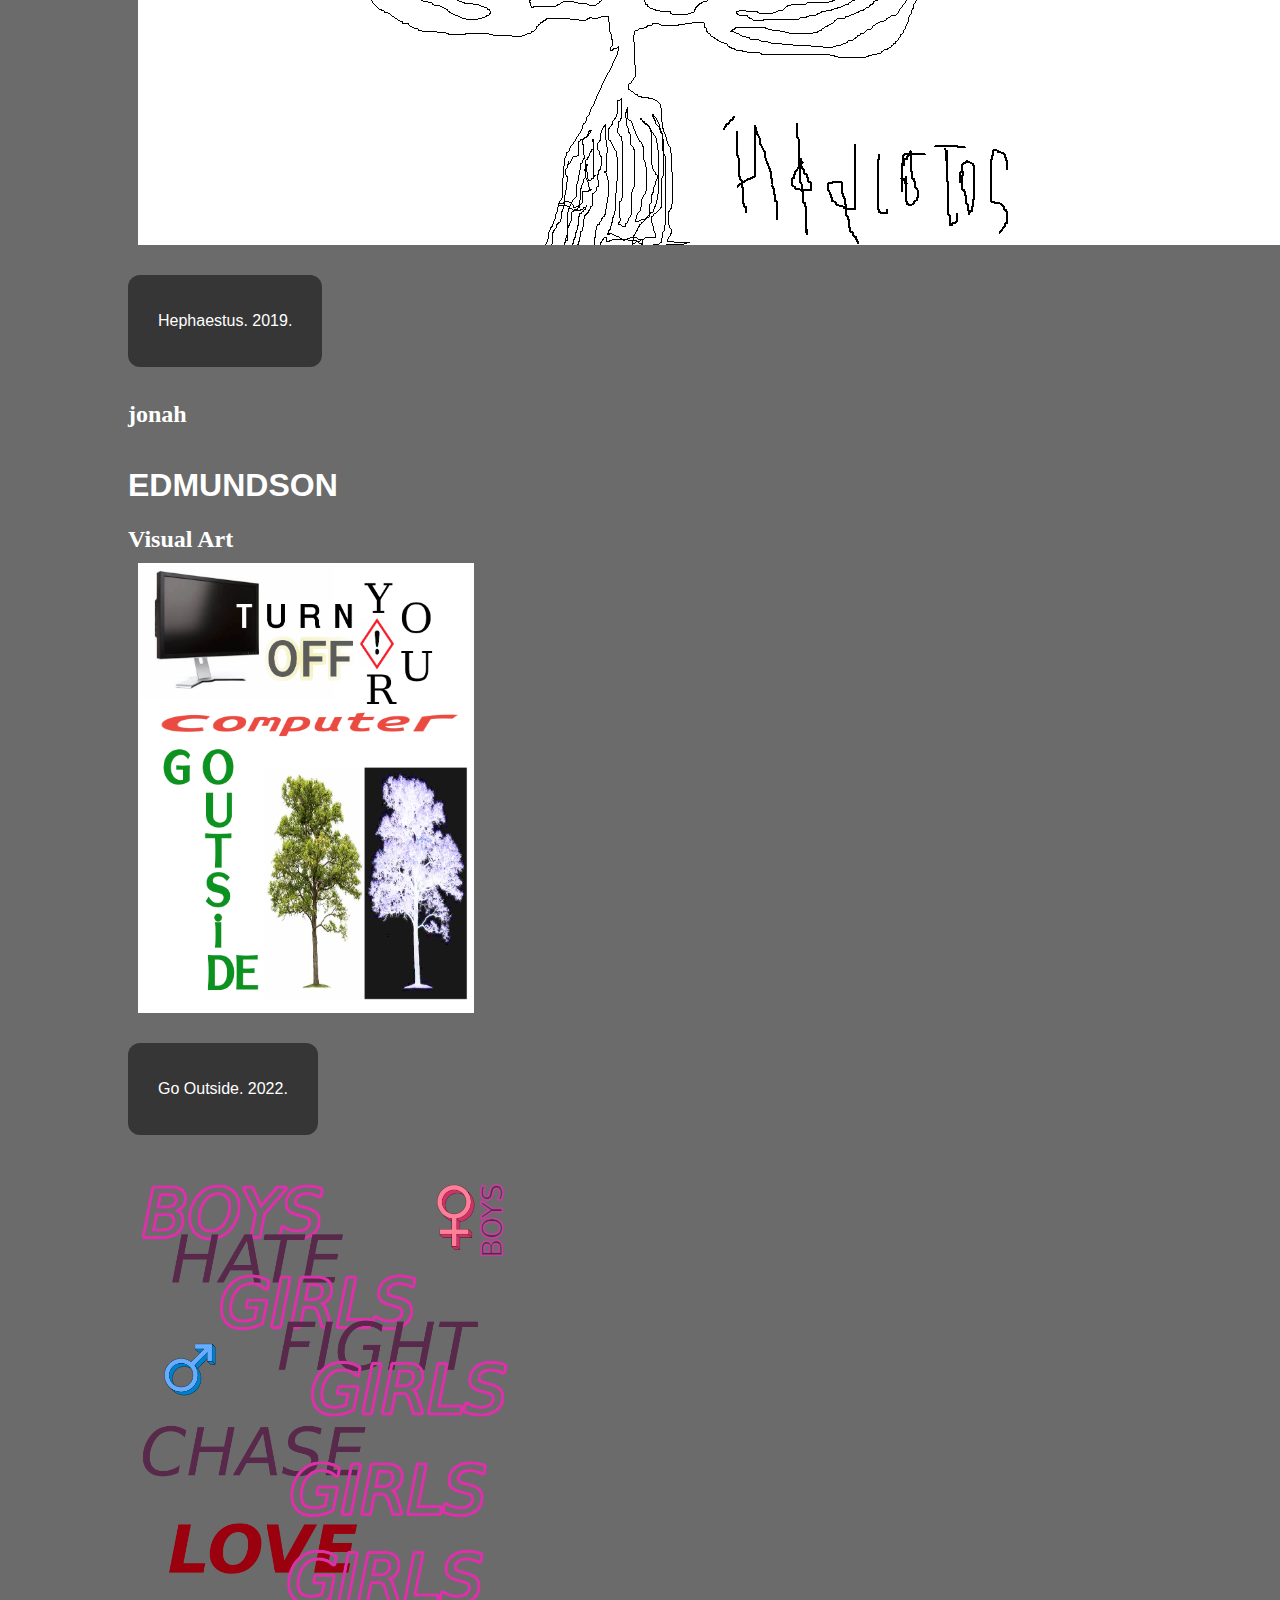
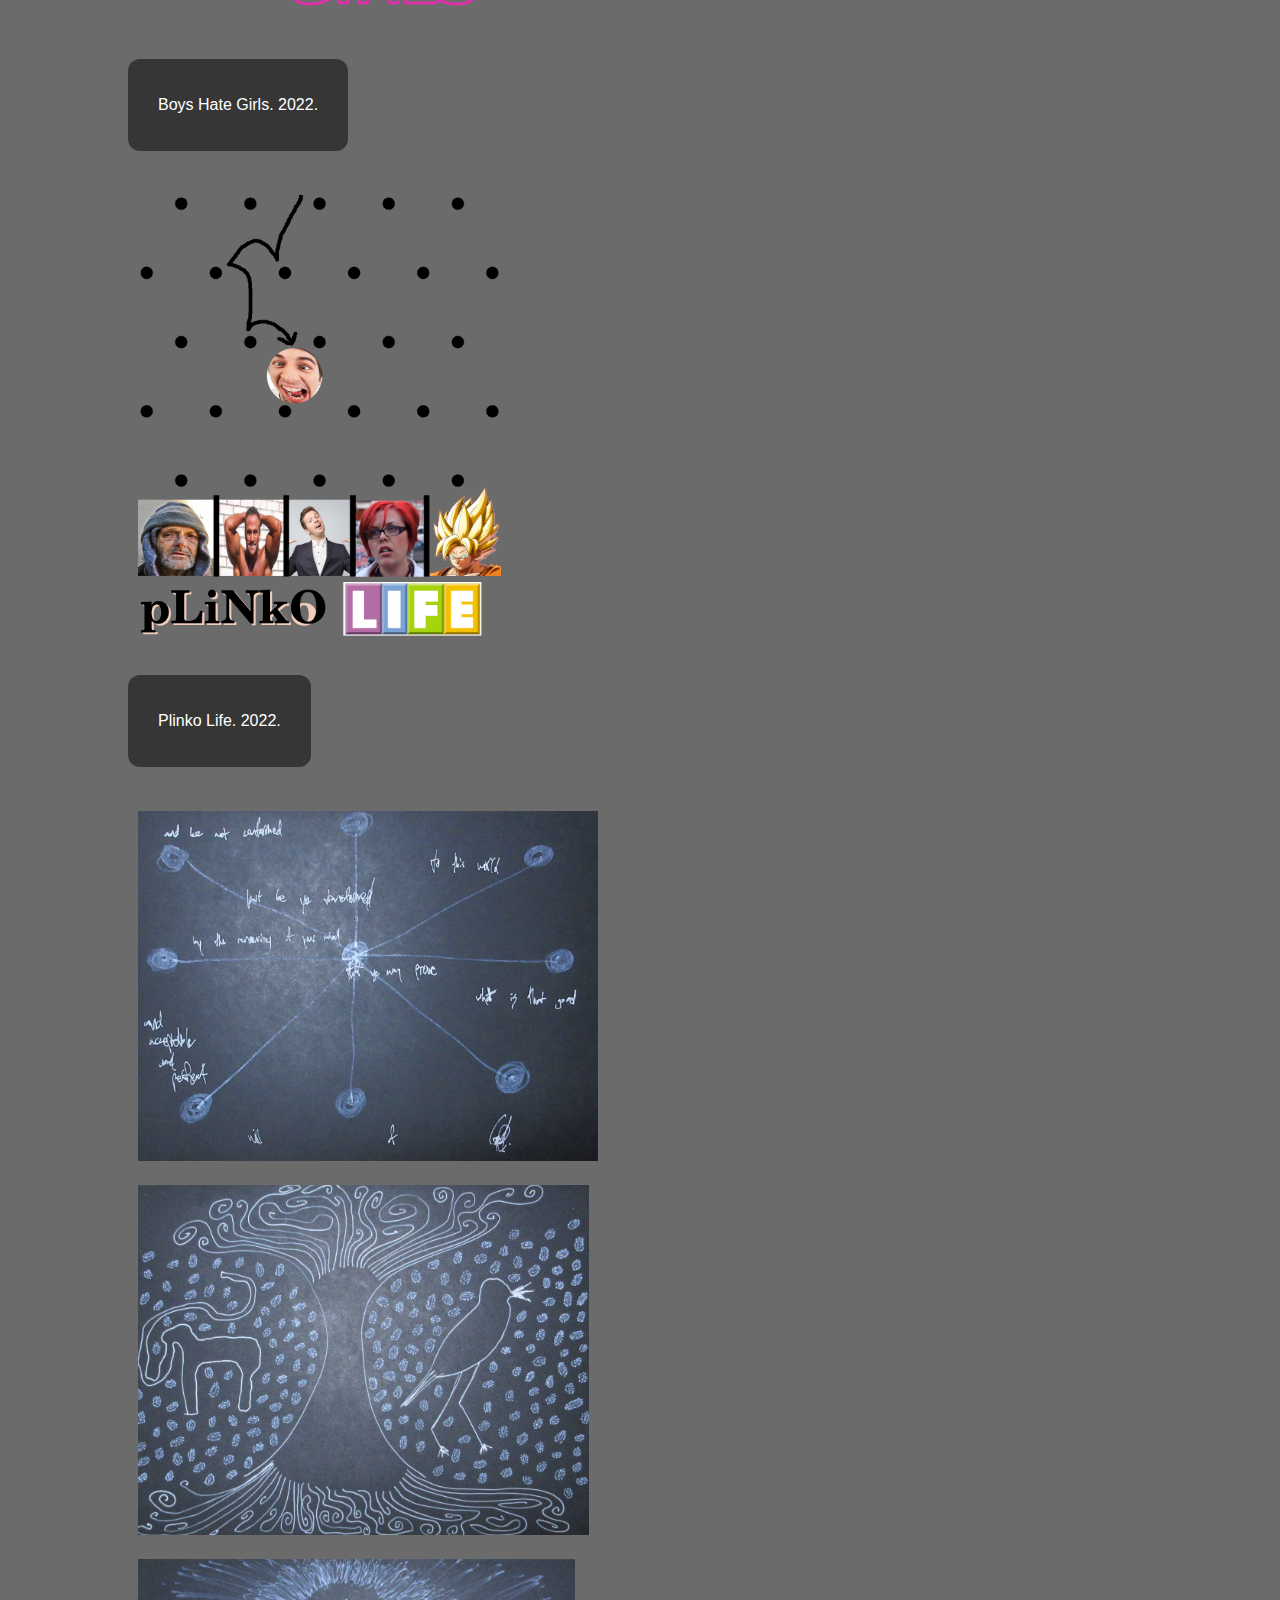
<file: visual.html>
<!DOCTYPE html>
<html lang="en">
<head>
    <meta charset="UTF-8">
    <meta name="viewport" content="width=device-width, initial-scale=1.0">
    <link rel="stylesheet" href="customstyle.css">
    <link rel="icon" href="./assets/icons/favicon-16x16.png" type="image/x-icon">
    <title>Jonah Edmundson</title>
</head>



<body style="background: none; background-color: rgb(107, 107, 107);">
    


    <div class="mobile-content">
        <!-- Content for handheld devices -->
      <div class="mobile-text">
        <a href="./index.html" style="color: #fff; text-decoration: none;"><head>
          <h2 class="heading-2" style="margin-left: 3vw;">jonah</h2>
            <br style="line-height:1; display: block;"> 
            <h1 class="heading-1">EDMUNDSON</h1>
        </head></a>
        
        <h2> 
          Visual Art
          </h2>                        
          
          <div style="white-space:nowrap"> 
              <div style="display:inline;">
                  <a href="https://edmundson-institute.storenvy.com/"><img src="./art/turnoffyourcomputer.png" style="padding: 10px;"></a>
              </div>
          </div>
          <p>Go Outside. 2022.</p>
          
<br style="margin:5vh;">
          
          
          
          <div style="white-space:nowrap"> 
              <div style="display:inline;">
                  <a href="https://edmundson-institute.storenvy.com/"><img src="./art/boyshategirls.png" style="padding: 10px;"></a>
              </div>
          </div>
          <p>Boys Hate Girls. 2022.</p>
          
<br style="margin:5vh;">
          
          
          
          <div style="white-space:nowrap"> 
              <div style="display:inline;">
                  <a href="https://edmundson-institute.storenvy.com/"><img src="./art/plinkolife.png" style="padding: 10px;"></a>
              </div>
          </div>
          <p>Plinko Life. 2022.</p>
          
<br style="margin:5vh;">
          
          
          
          <div style="white-space:nowrap"> 
              <div style="display:inline;">
                  <img src="./art/bookone.jpg" style="padding: 10px;">
              </div>
          </div>
          <div style="white-space:nowrap"> 
              <div style="display:inline;">
                  <img src="./art/booktwo.jpg" style="padding: 10px;">
              </div>
          </div>
          <div style="white-space:nowrap"> 
              <div style="display:inline;">
                  <img src="./art/bookthree.jpg" style="padding: 10px;">
              </div>
          </div>
          <p>The Three Books. 2022.</p>
          
<br style="margin:5vh;">
          
          
          <div style="white-space:nowrap"> 
              <div style="display:inline;">
                  <img src="./art/self-portrait.jpg" style="padding: 10px;">
              </div>
          </div>
          <p>Self portrait. 2019. </p>
          
<br style="margin:5vh;">
          
          
          <div style="white-space:nowrap"> 
              <div style="display:inline;">
                  <img src="./art/hephaestus.PNG" style="padding: 10px;">
              </div>
          </div>
          <p>Hephaestus. 2019. </p>

<br style="margin:5vh;">
          
          
      </div>
    </div>







 <!-- ------------------------------------------------------ -->

    <div class="desktop-content">
        <!-- Content for desktop -->
      <div class="container">
        <div class="simple-text">
          <a href="./index.html" style="color: #fff; text-decoration: none;"><head>
            <h2 class="heading-2">jonah</h2>
              <br style="line-height:1; display: block;"> 
              <h1 class="heading-1">EDMUNDSON</h1>
          </head></a>
          
          <h2> 
            Visual Art
            </h2>                        
            
            <div style="white-space:nowrap"> 
                <div style="display:inline;">
                    <a href="https://edmundson-institute.storenvy.com/"><img src="./art/turnoffyourcomputer.png" height="450" style="padding: 10px;"></a>
                </div>
            </div>
            <p>Go Outside. 2022.</p>
            
<br style="margin:5vh;">
            
            
            
            <div style="white-space:nowrap"> 
                <div style="display:inline;">
                    <a href="https://edmundson-institute.storenvy.com/"><img src="./art/boyshategirls.png" height="450" style="padding: 10px;"></a>
                </div>
            </div>
            <p>Boys Hate Girls. 2022.</p>
            
<br style="margin:5vh;">
            
            
            
            <div style="white-space:nowrap"> 
                <div style="display:inline;">
                    <a href="https://edmundson-institute.storenvy.com/"><img src="./art/plinkolife.png" height="450" style="padding: 10px;"></a>
                </div>
            </div>
            <p>Plinko Life. 2022.</p>
            
<br style="margin:5vh;">
            
            
            
            <div style="white-space:nowrap"> 
                <div style="display:inline;">
                    <img src="./art/bookone.jpg" height="350" style="padding: 10px;">
                </div>
            </div>
            <div style="white-space:nowrap"> 
                <div style="display:inline;">
                    <img src="./art/booktwo.jpg" height="350" style="padding: 10px;">
                </div>
            </div>
            <div style="white-space:nowrap"> 
                <div style="display:inline;">
                    <img src="./art/bookthree.jpg" height="350" style="padding: 10px;">
                </div>
            </div>
            <p>The Three Books. 2022.</p>
            
<br style="margin:5vh;">
            
            
            <div style="white-space:nowrap"> 
                <div style="display:inline;">
                    <img src="./art/self-portrait.jpg" height="350" style="padding: 10px;">
                </div>
            </div>
            <p>Self portrait. 2019. </p>
            
<br style="margin:5vh;">
            
            
            <div style="white-space:nowrap"> 
                <div style="display:inline;">
                    <img src="./art/hephaestus.PNG" height="350" style="padding: 10px;">
                </div>
            </div>
            <p>Hephaestus. 2019. </p>

<br style="margin:5vh;">
          
            </div> 
          </div>


    </div>





</body>
</html>
</file>
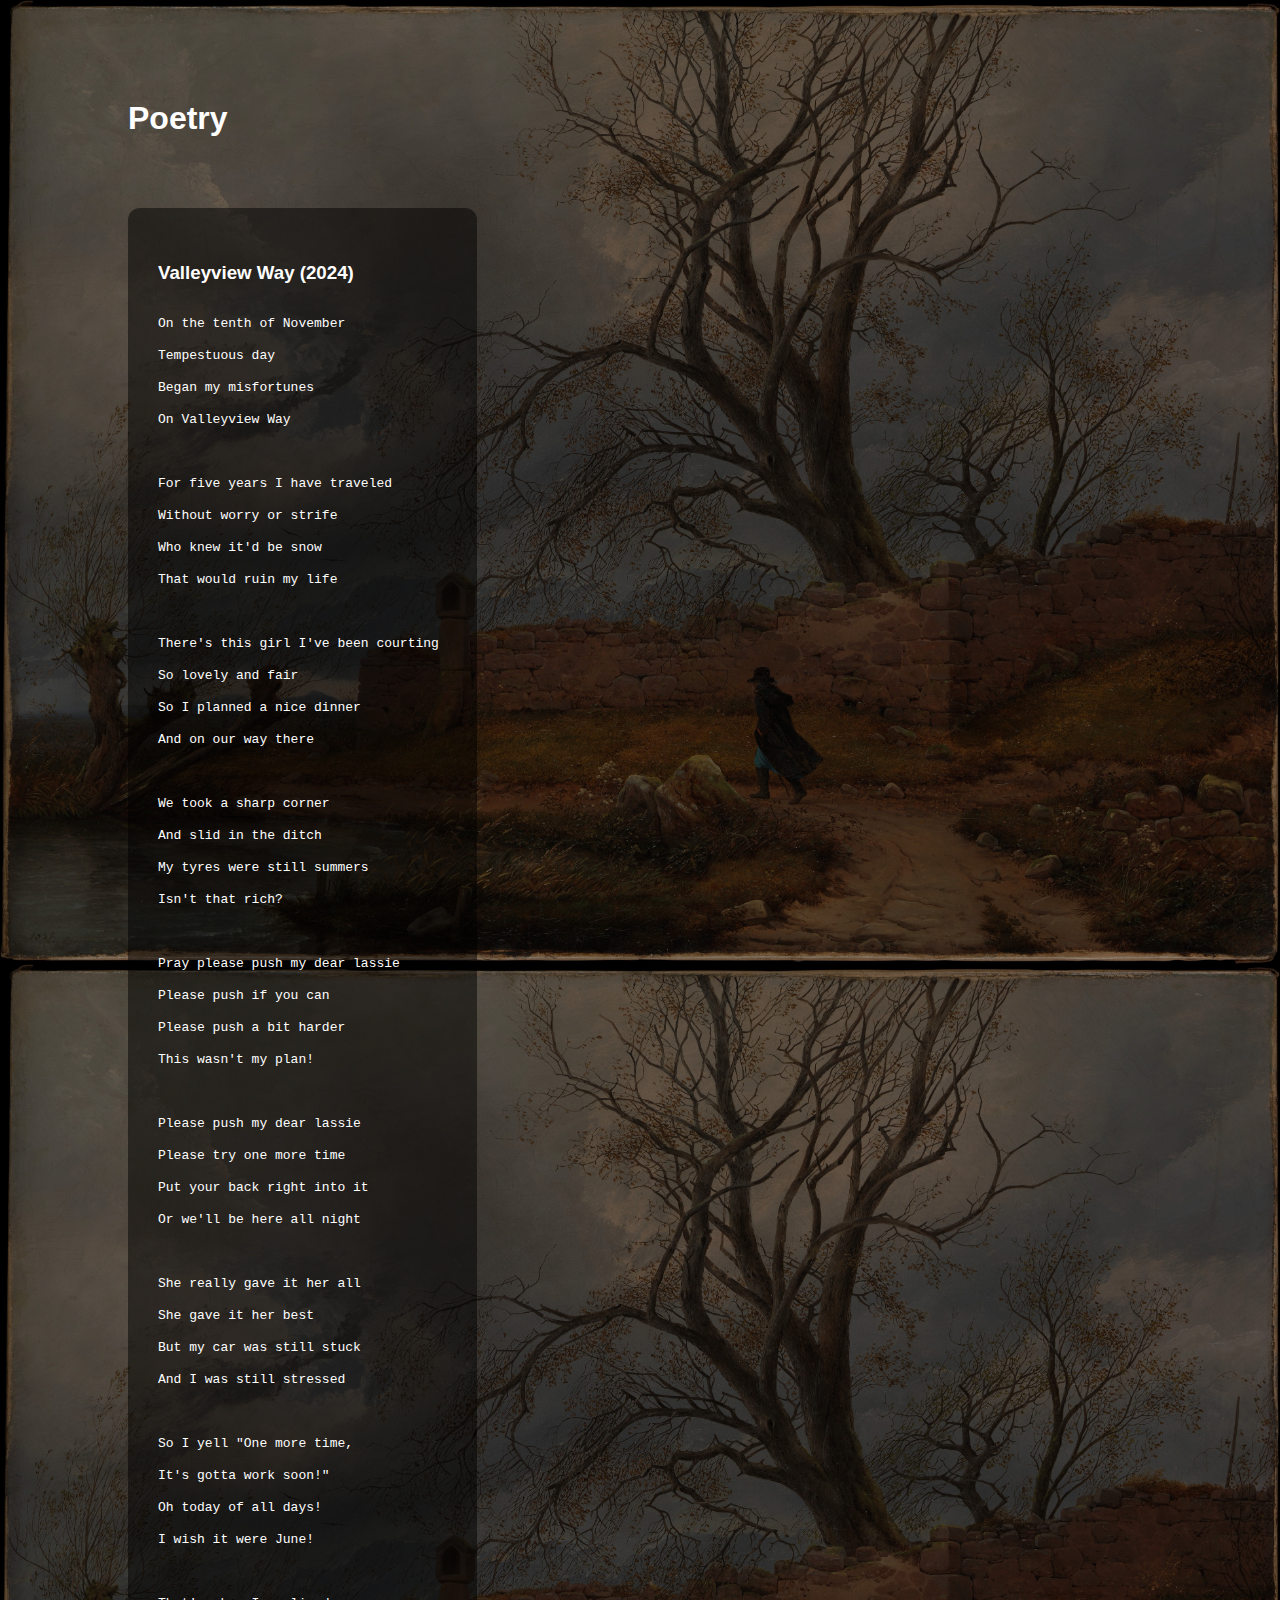
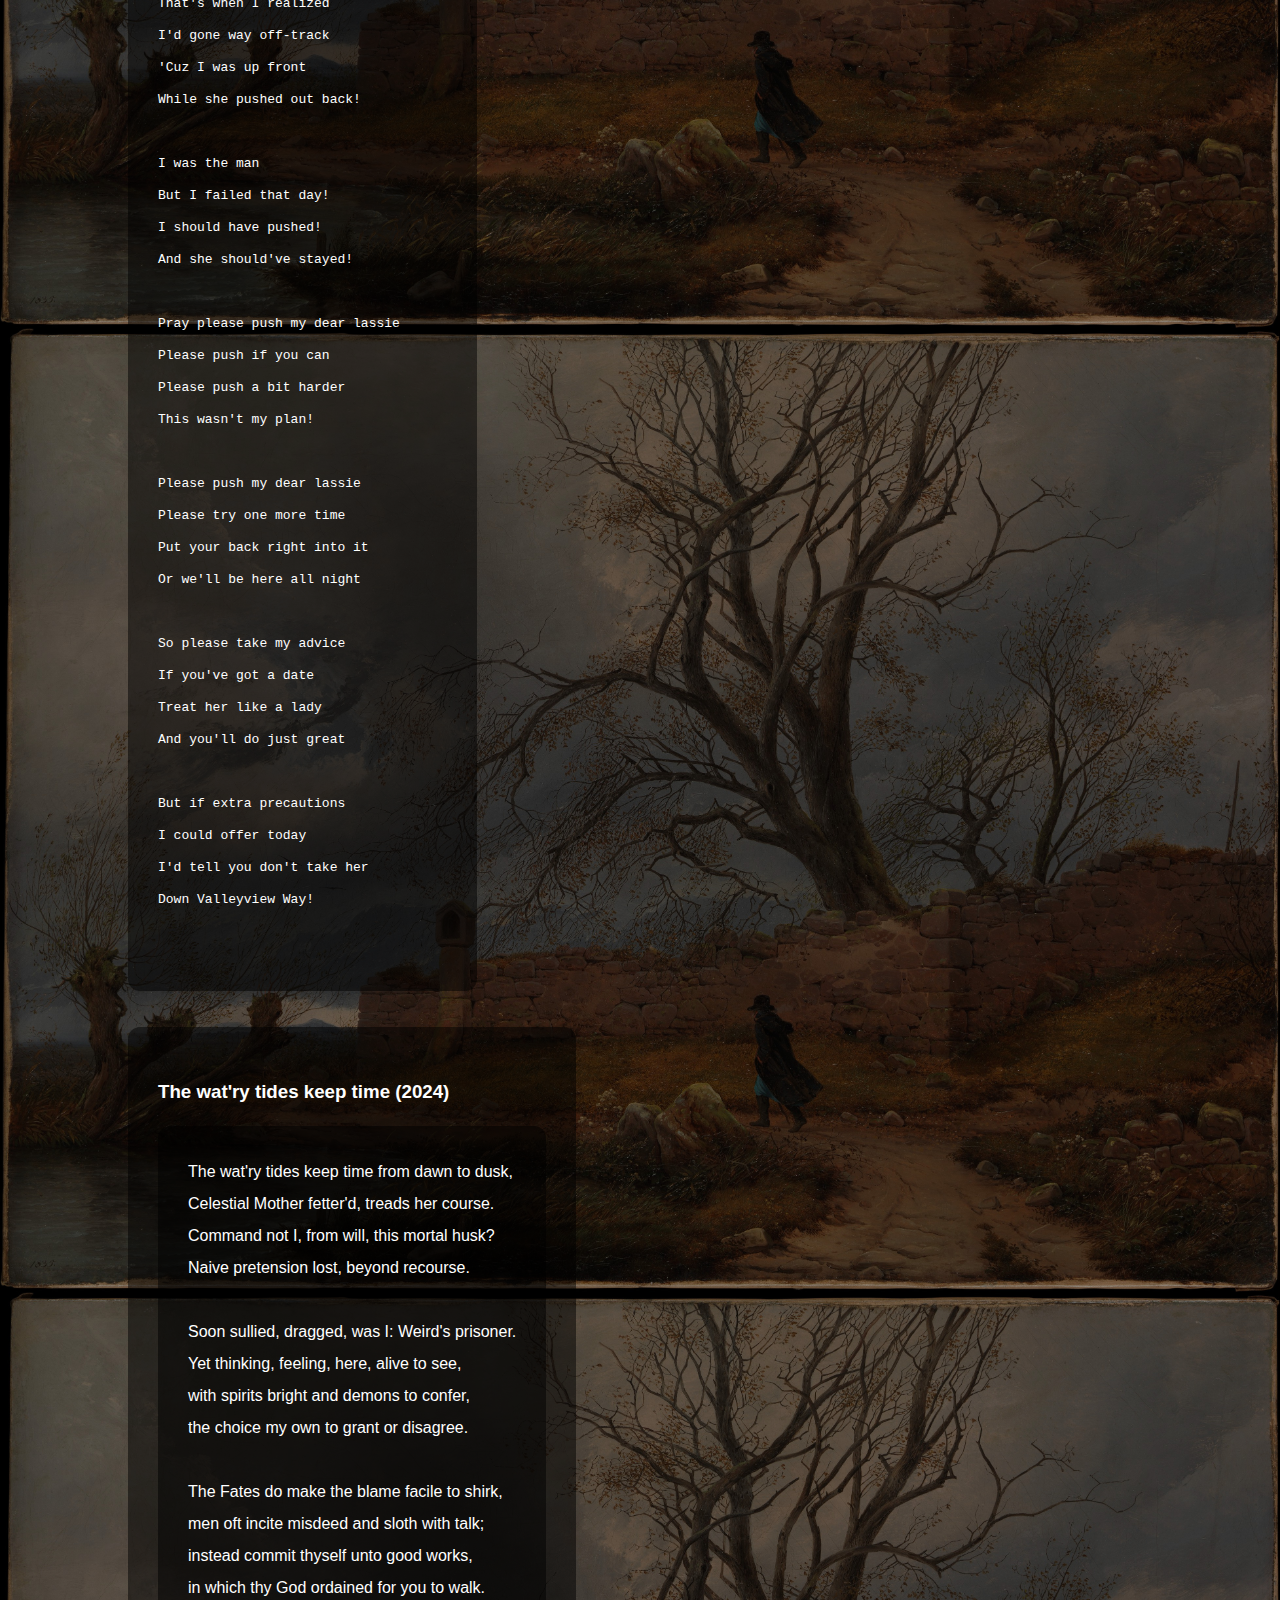
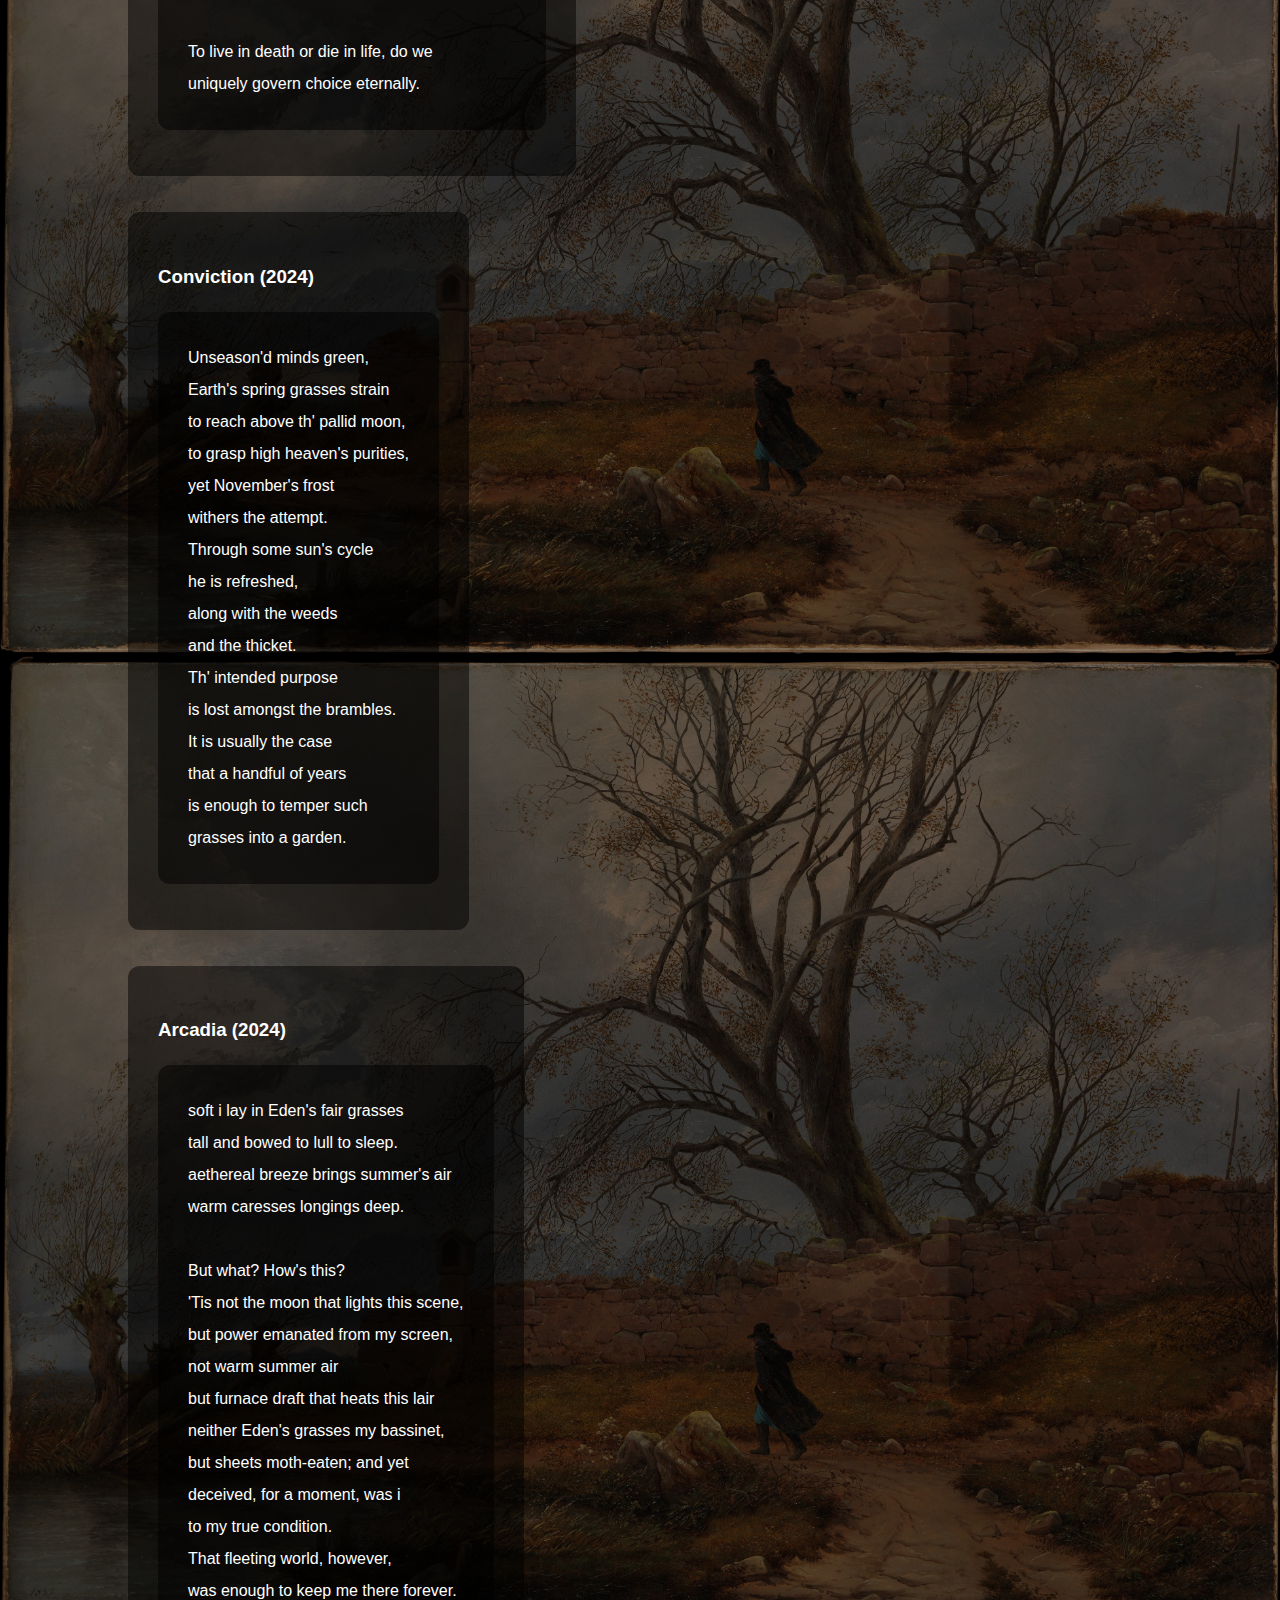
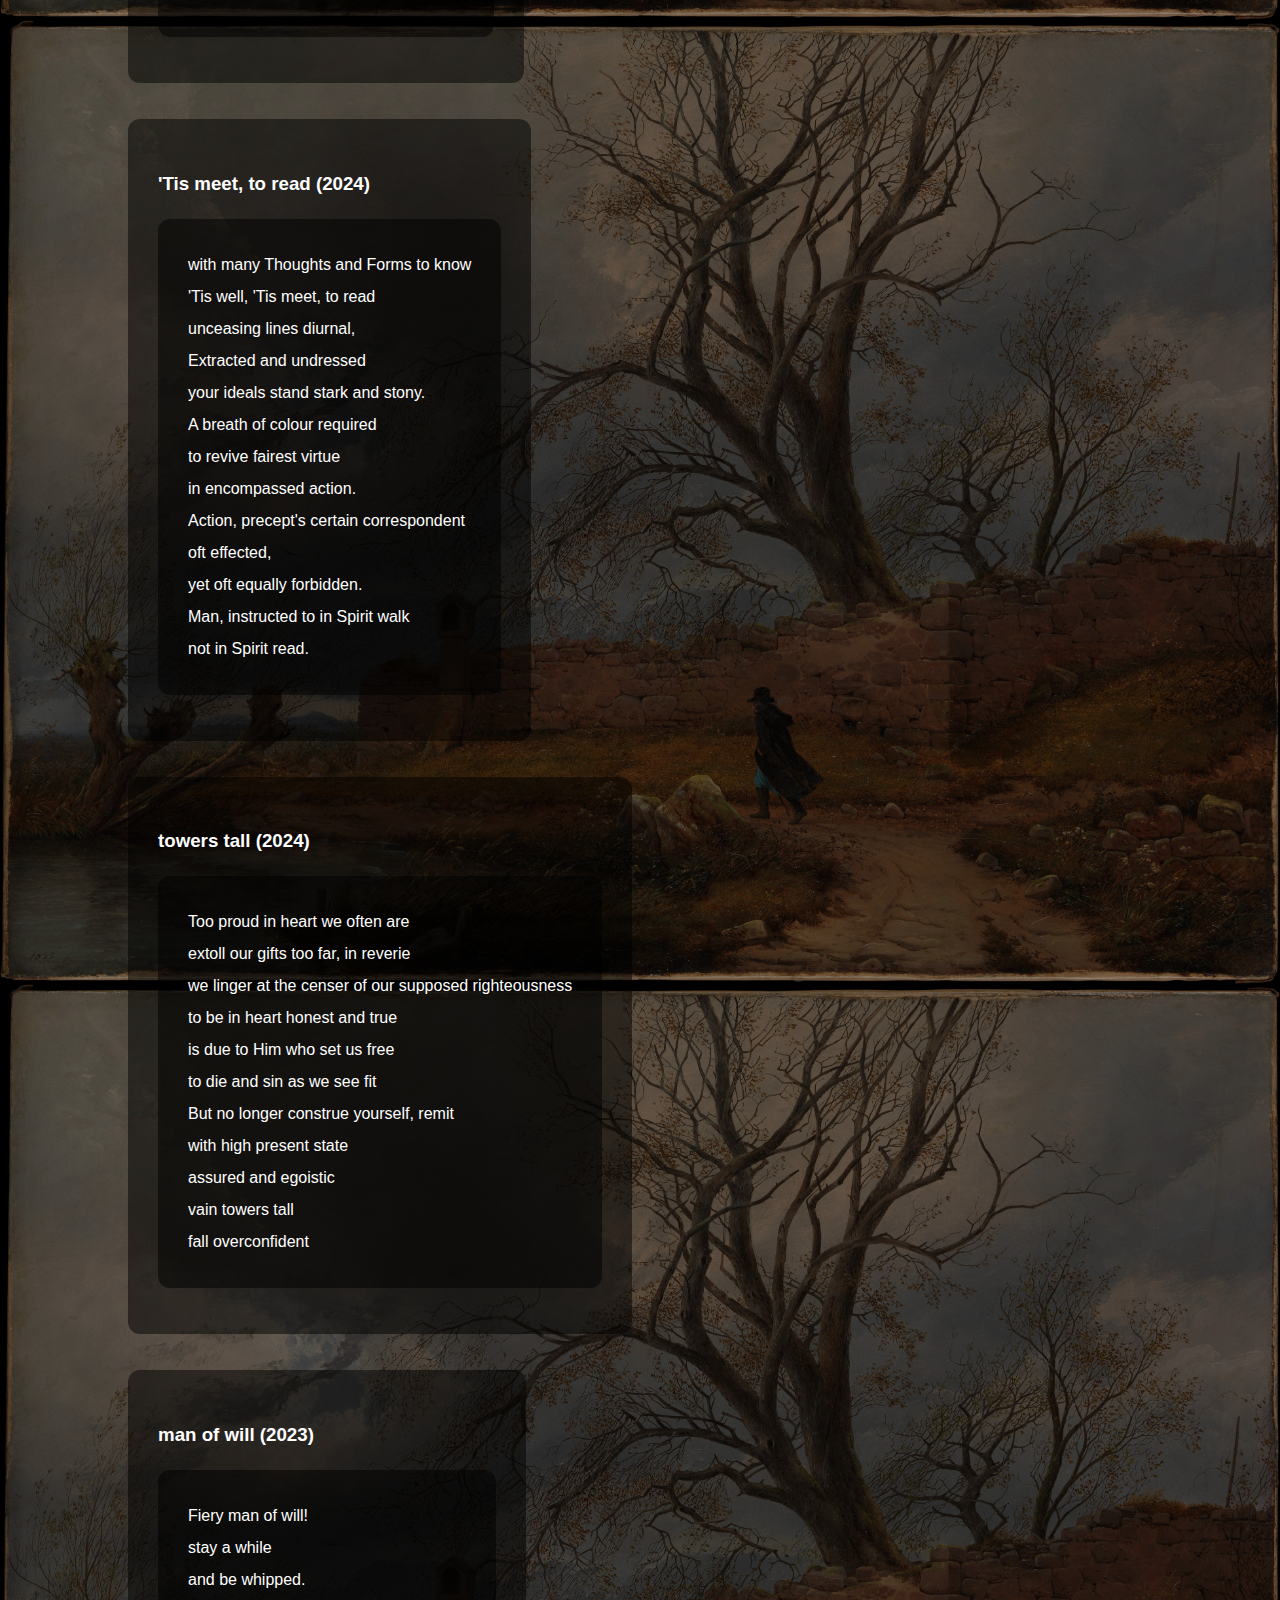
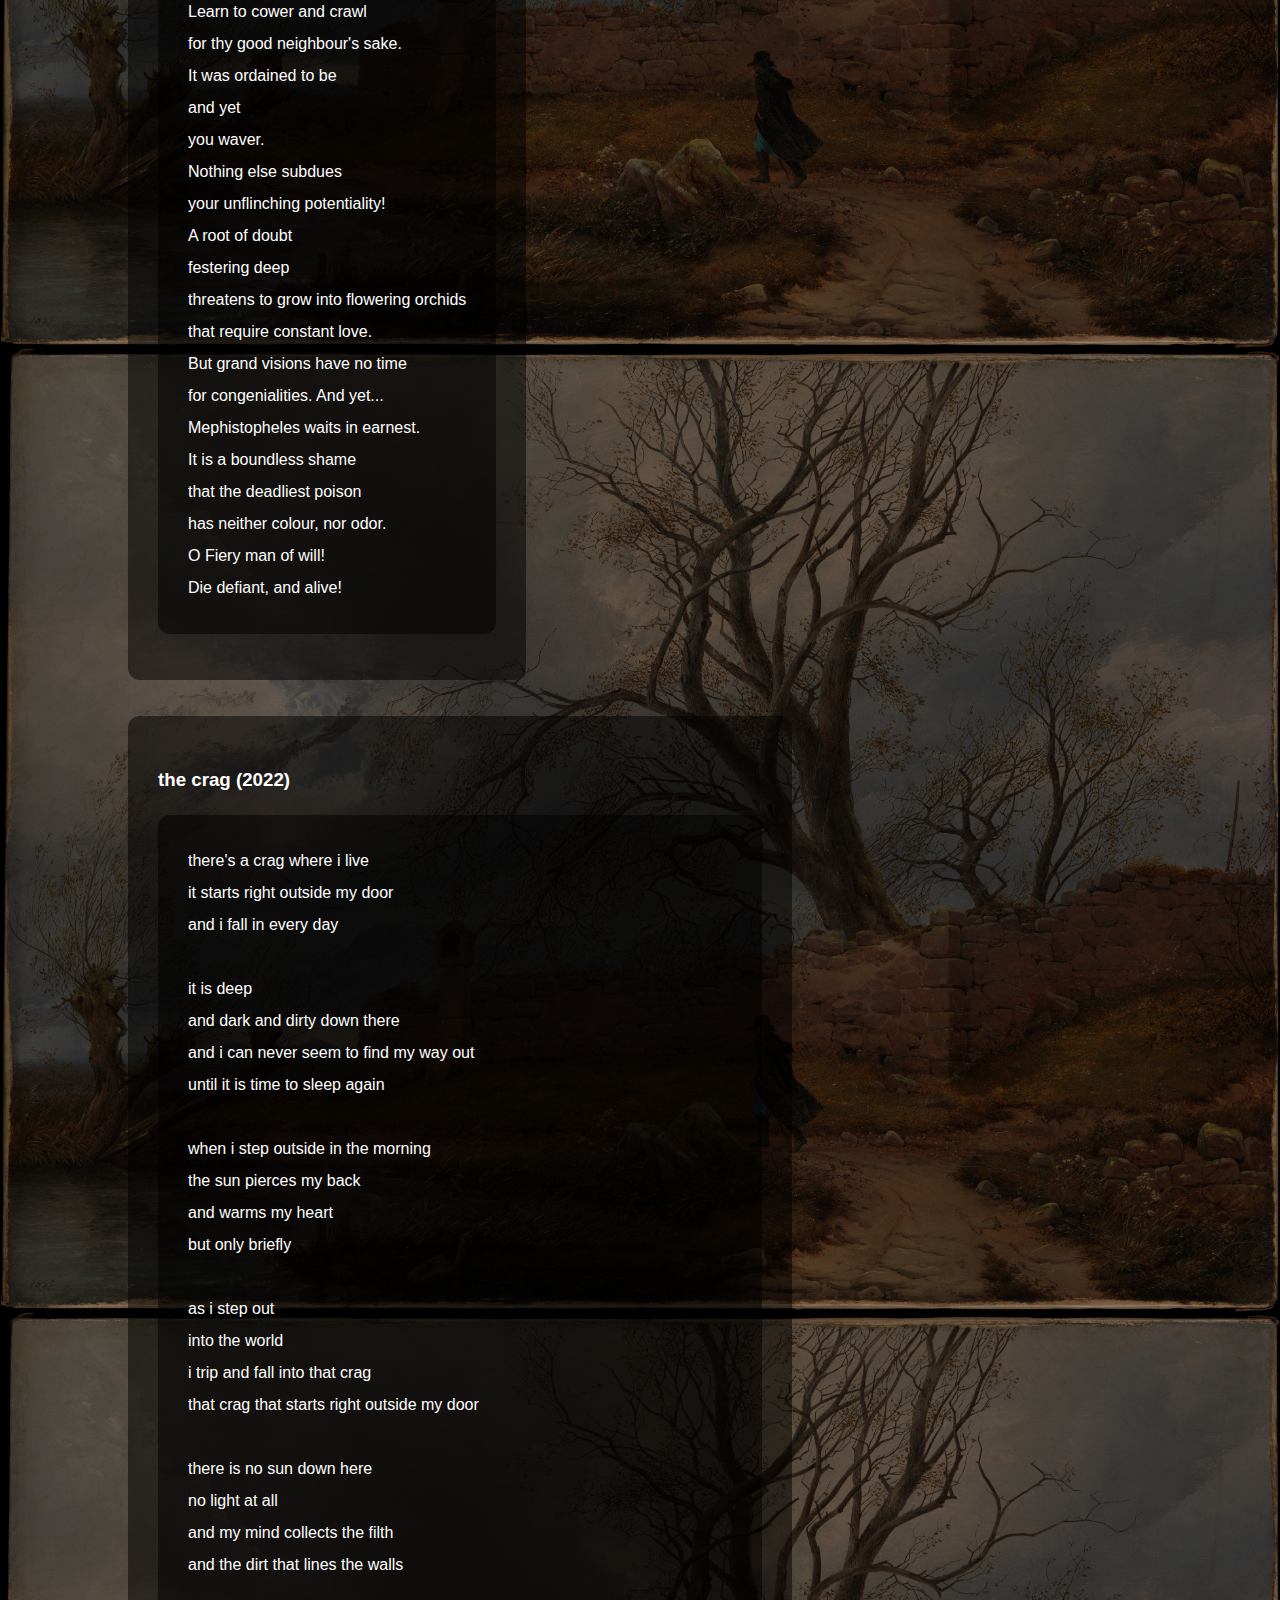
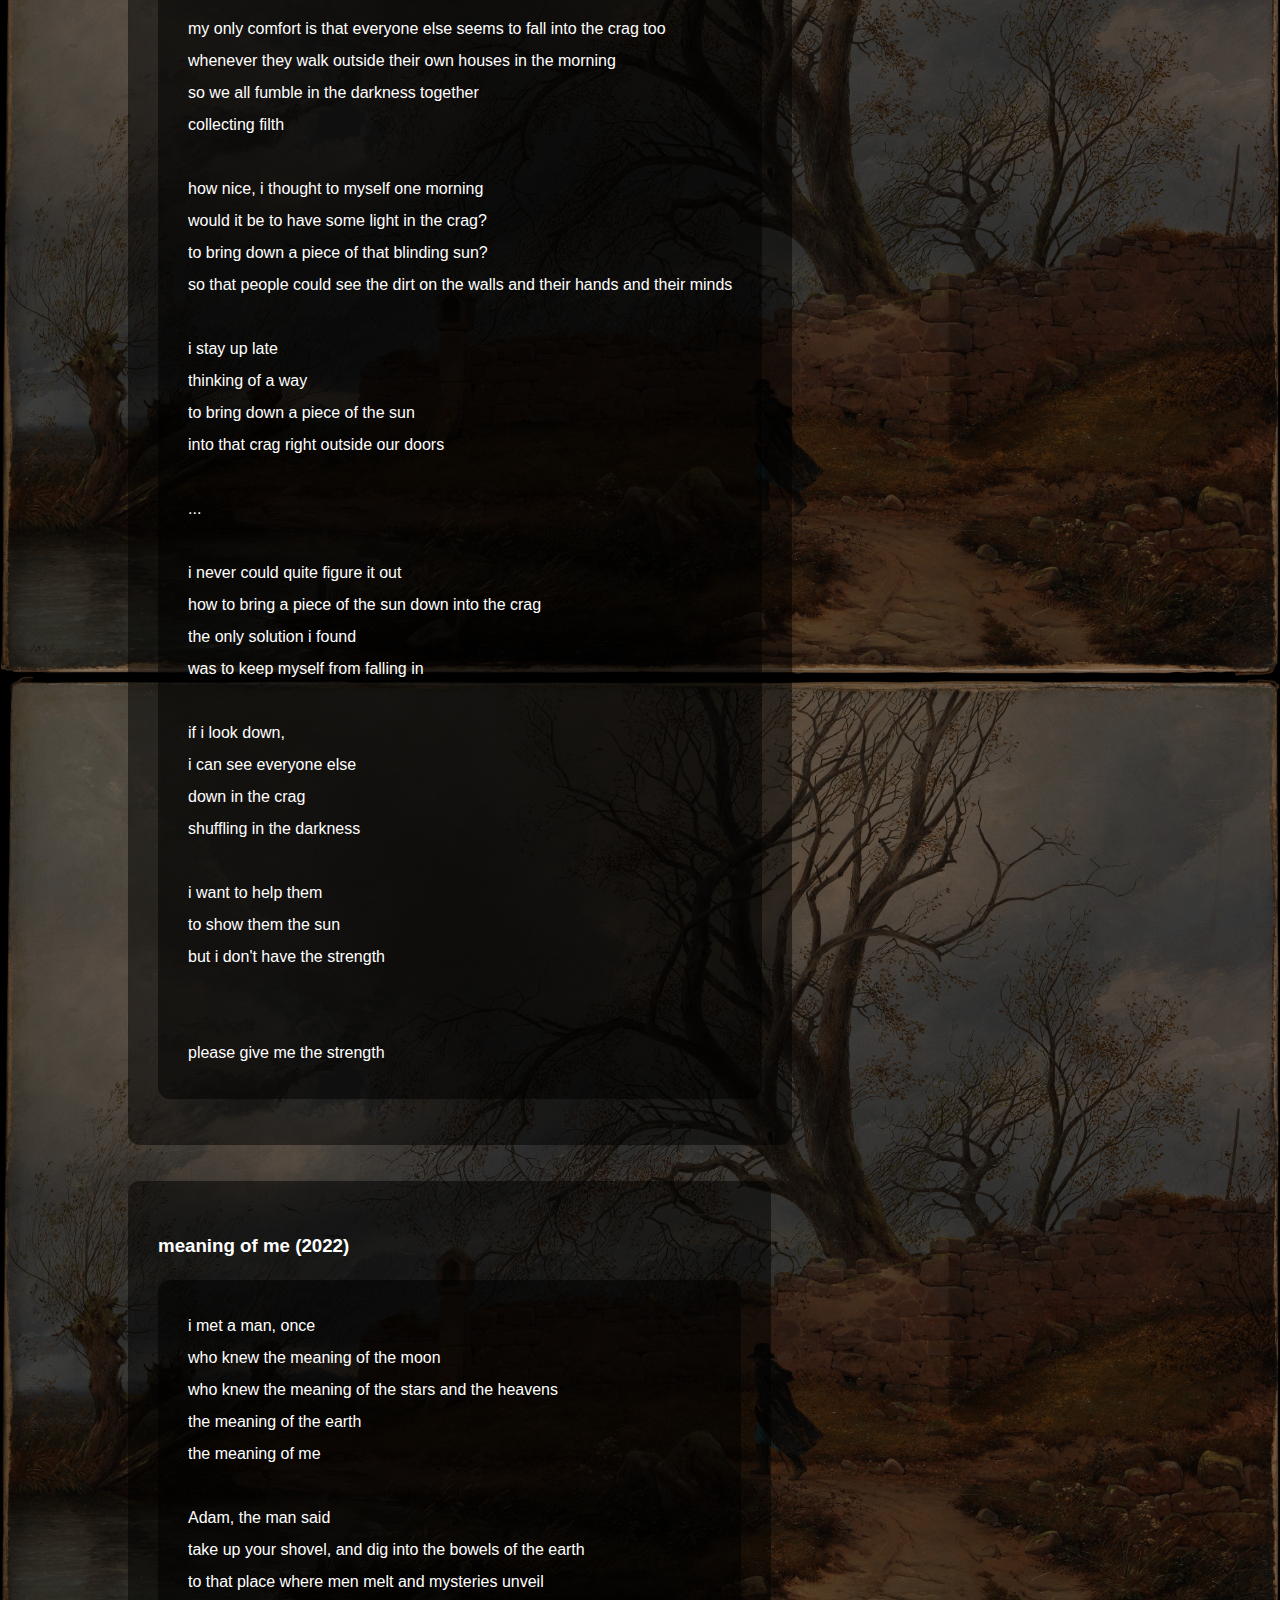
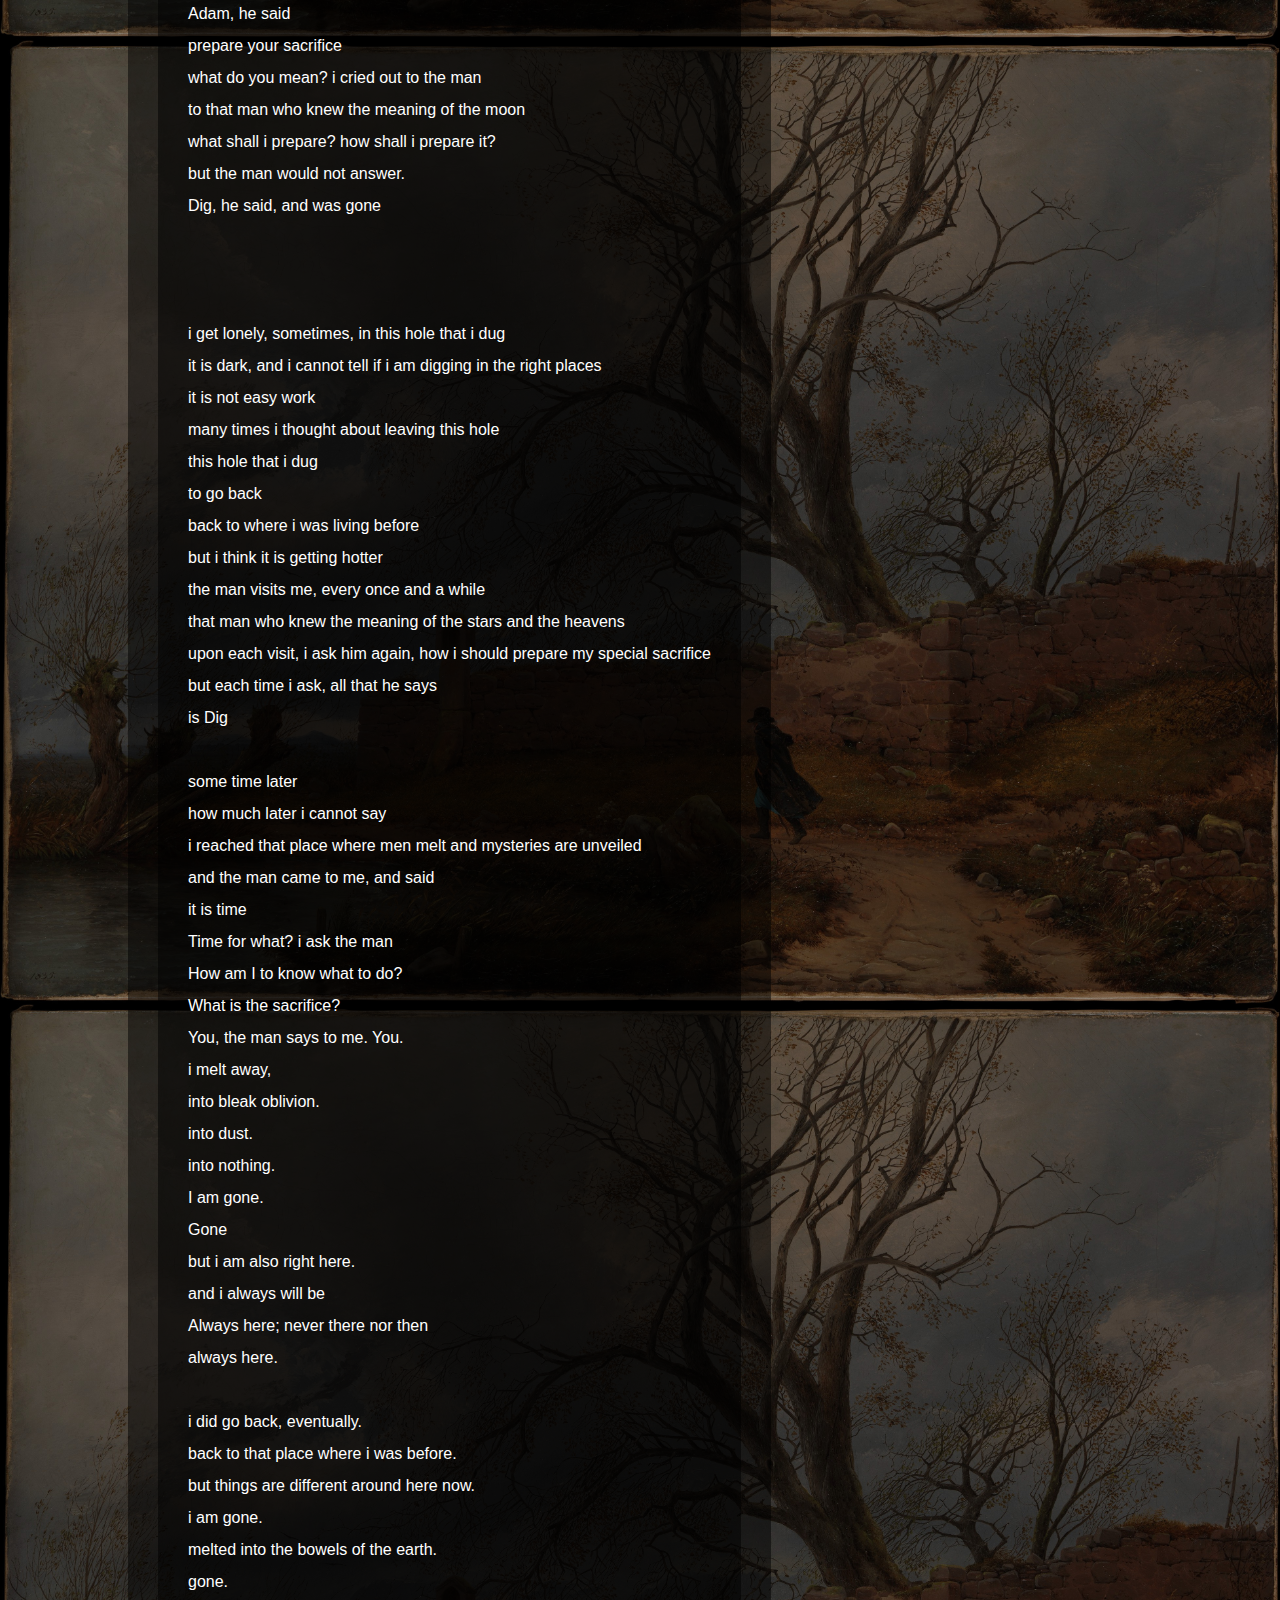
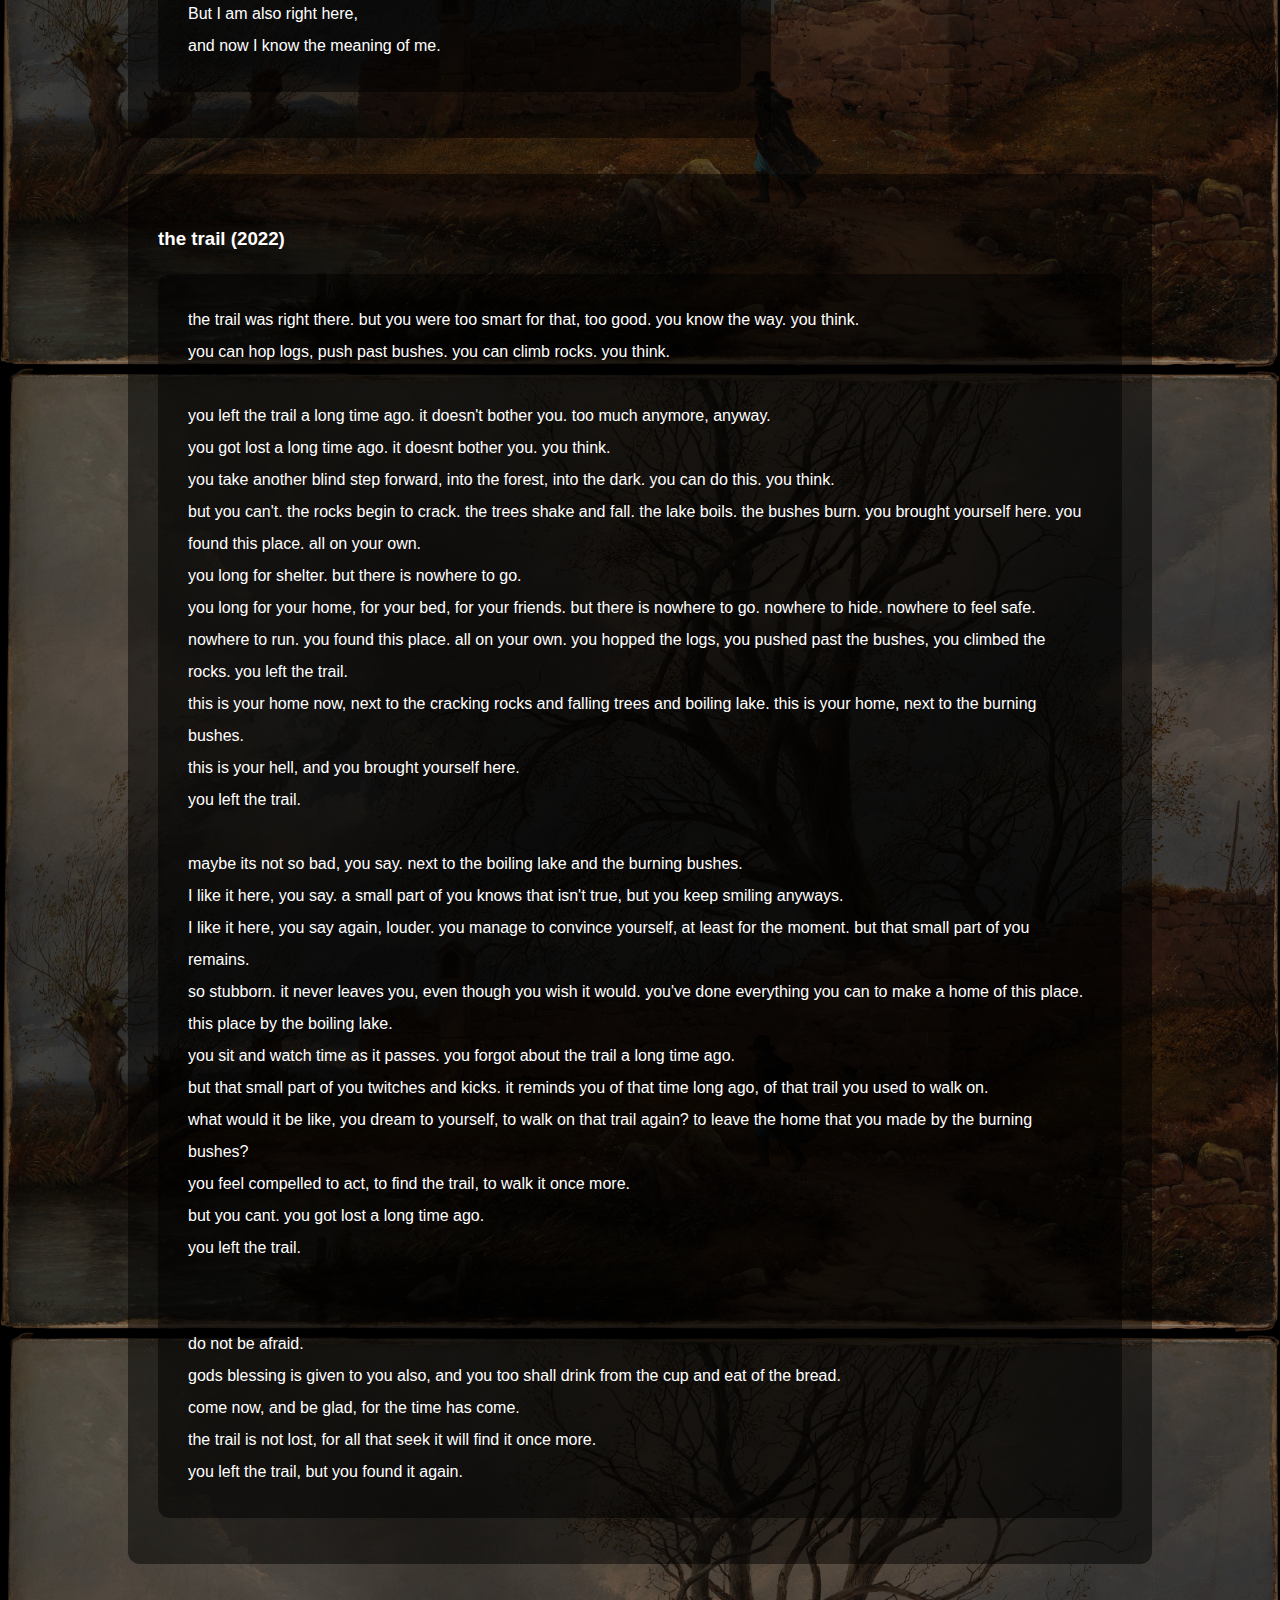
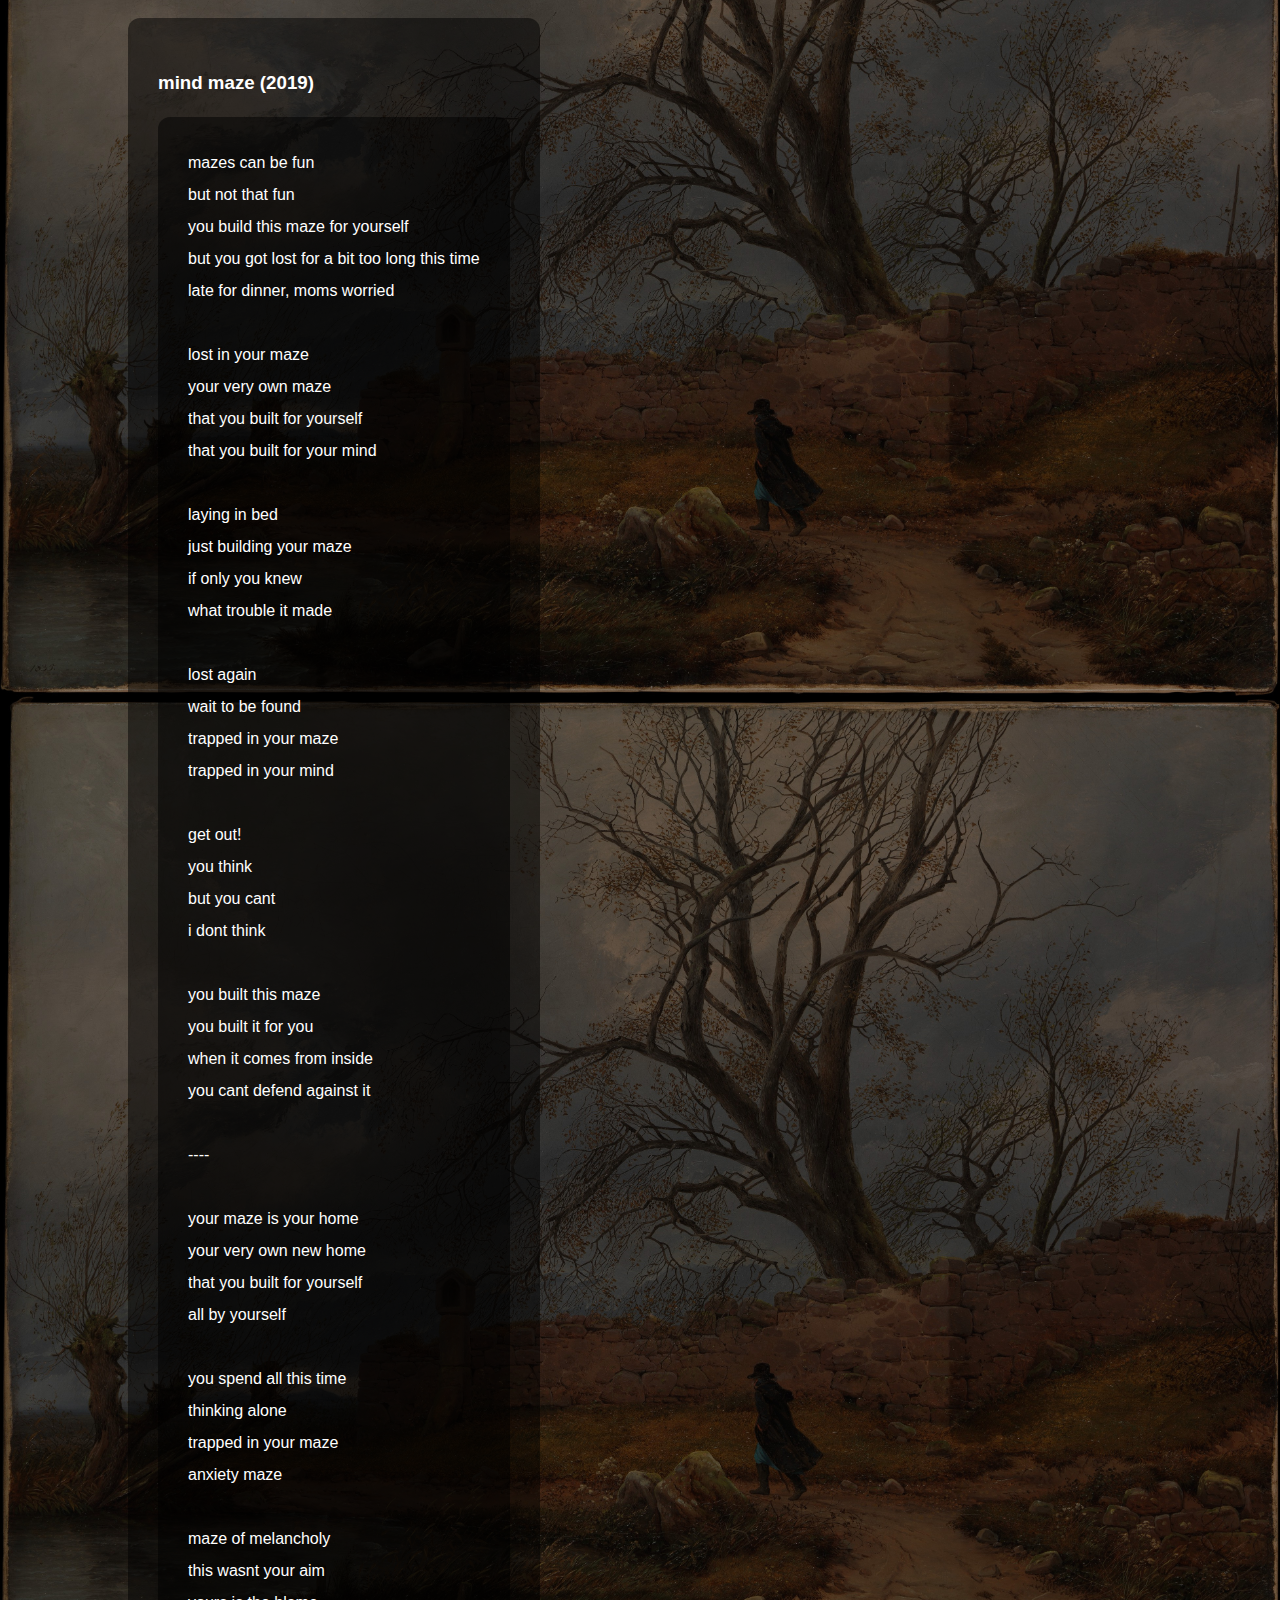
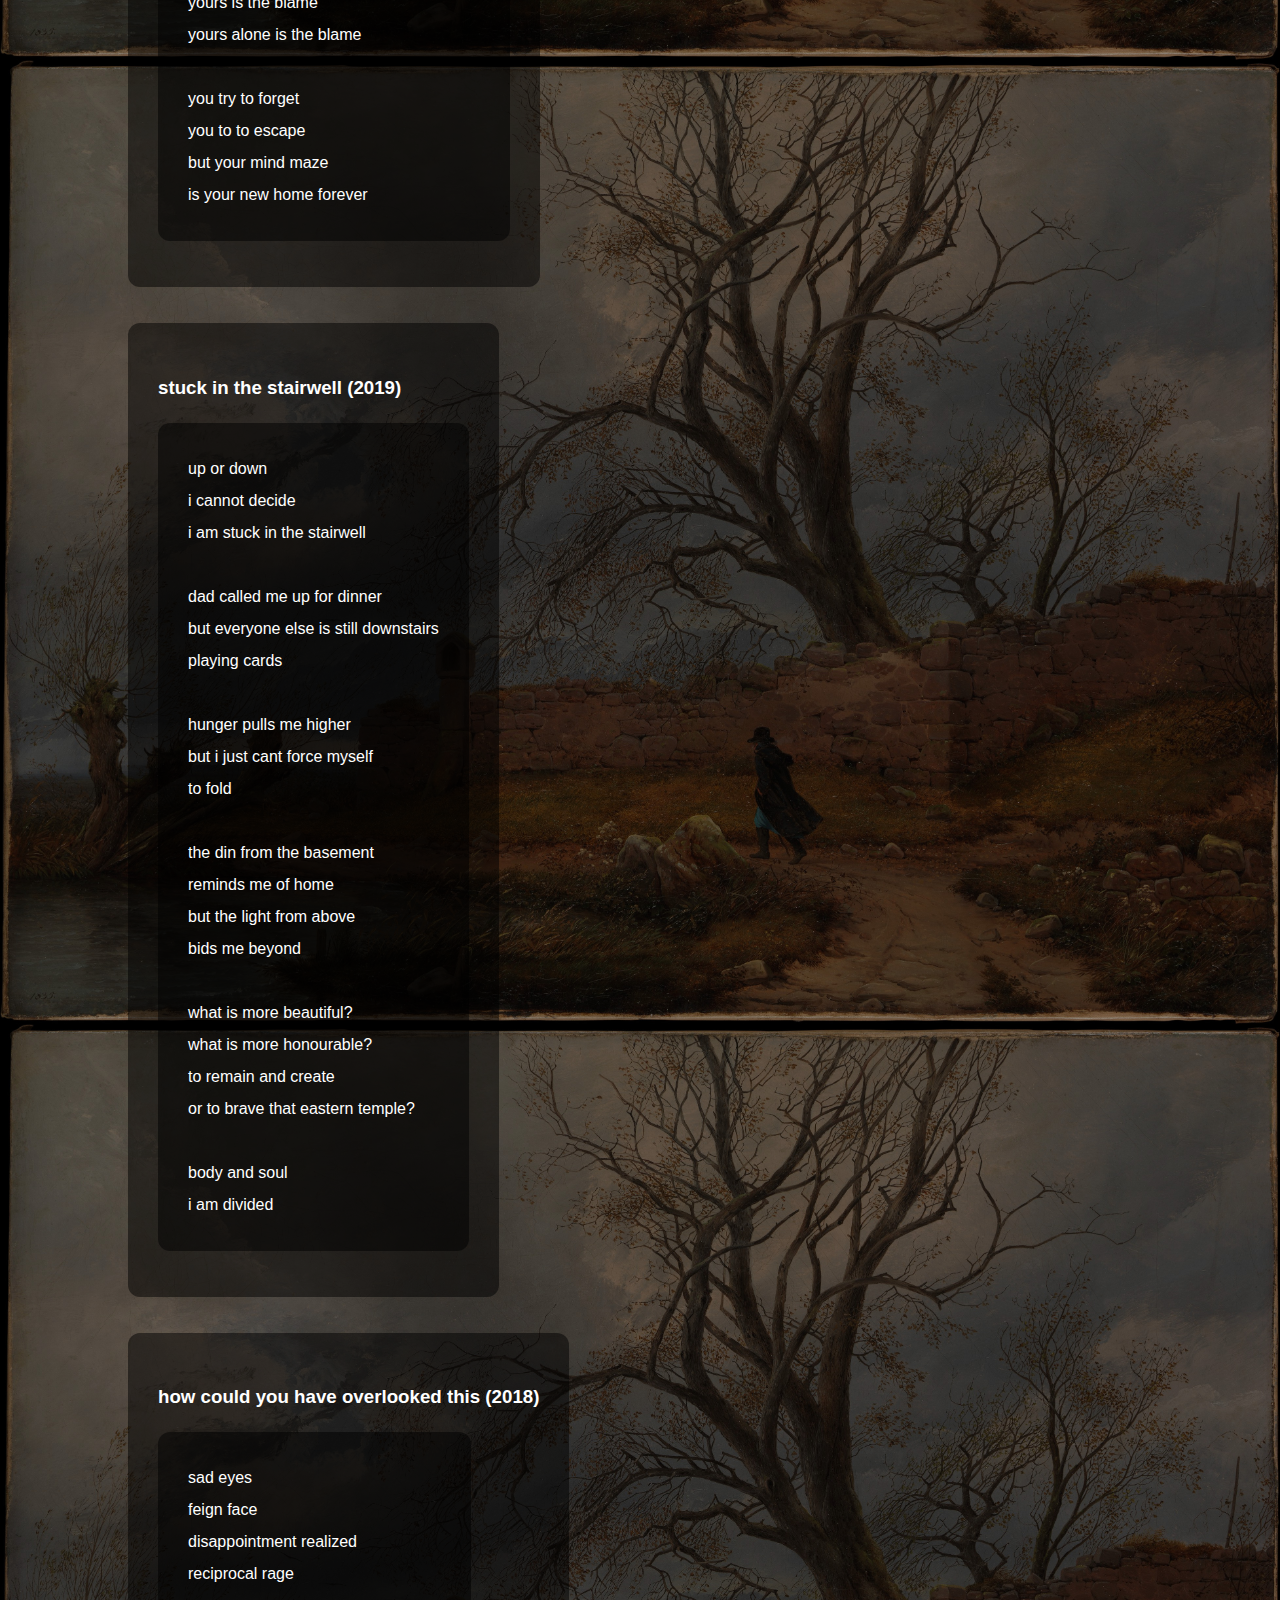
<file: writing.html>
<!DOCTYPE html>
<html lang="en">
<head>
    <meta charset="UTF-8">
    <meta name="viewport" content="width=device-width, initial-scale=1.0">
    <link rel="stylesheet" href="customstyle.css">
    <link rel="icon" href="./assets/icons/favicon-16x16.png" type="image/x-icon">
    <title>Jonah Edmundson</title>
</head>



<body style="background-size: contain;">

          <h1>Poetry</h1>
          <div class="spacer"></div>


          <div class="poem">
            <h3> Valleyview Way (2024) </h3>
            <pre>
On the tenth of November
Tempestuous day
Began my misfortunes 
On Valleyview Way 

For five years I have traveled 
Without worry or strife
Who knew it'd be snow 
That would ruin my life 

There's this girl I've been courting 
So lovely and fair 
So I planned a nice dinner
And on our way there 

We took a sharp corner 
And slid in the ditch 
My tyres were still summers 
Isn't that rich? 

Pray please push my dear lassie 
Please push if you can 
Please push a bit harder 
This wasn't my plan! 

Please push my dear lassie 
Please try one more time 
Put your back right into it
Or we'll be here all night 

She really gave it her all 
She gave it her best
But my car was still stuck 
And I was still stressed 

So I yell "One more time,
It's gotta work soon!" 
Oh today of all days! 
I wish it were June! 

That's when I realized 
I'd gone way off-track 
'Cuz I was up front 
While she pushed out back!

I was the man 
But I failed that day!
I should have pushed! 
And she should've stayed! 

Pray please push my dear lassie
Please push if you can
Please push a bit harder
This wasn't my plan!

Please push my dear lassie
Please try one more time
Put your back right into it
Or we'll be here all night 

So please take my advice 
If you've got a date 
Treat her like a lady 
And you'll do just great 

But if extra precautions 
I could offer today 
I'd tell you don't take her 
Down Valleyview Way!
            </pre>
            </div>
            
            
            <br>
            &nbsp;
            &nbsp;




          <div class="poem">
            <h3> The wat'ry tides keep time (2024) </h3>
            <p>
            The wat'ry tides keep time from dawn to dusk, <br>
            Celestial Mother fetter'd, treads her course. <br>
            Command not I, from will, this mortal husk? <br>
            Naive pretension lost, beyond recourse.  <br>
            <br>
            Soon sullied, dragged, was I: Weird's prisoner. <br> 
            Yet thinking, feeling, here, alive to see, <br>
            with spirits bright and demons to confer, <br>
            the choice my own to grant or disagree. <br>
            <br> 
            The Fates do make the blame facile to shirk, <br>
            men oft incite misdeed and sloth with talk; <br>
            instead commit thyself unto good works, <br>
            in which thy God ordained for you to walk. <br> 
            <br>
            To live in death or die in life, do we <br> 
            uniquely govern choice eternally.  
          <br>
            </p>
            </div>
            
            
            <br>
            &nbsp;
            &nbsp;


<div class="poem">
          <h3> Conviction (2024) </h3>
          <p>
          Unseason'd minds green, <br>
          Earth's spring grasses strain <br>
          to reach above th' pallid moon, <br>
          to grasp high heaven's purities, <br>
          yet November's frost <br> 
          withers the attempt. <br>
          Through some sun's cycle <br>
          he is refreshed, <br>
          along with the weeds <br>
          and the thicket. <br>
          Th' intended purpose <br>
          is lost amongst the brambles. <br> 
          It is usually the case <br> 
          that a handful of years <br>
          is enough to temper such <br> 
          grasses into a garden.  
        <br>
          </p>
          </div>
          
          
          <br>
          &nbsp;
          &nbsp;




<div class="poem">
          <h3> Arcadia (2024) </h3>
          <p>
          soft i lay in Eden's fair grasses <br>
          tall and bowed to lull to sleep. <br>
          aethereal breeze brings summer's air <br>
          warm caresses longings deep.   <br>
	  <br> 
          But what? How's this? <br>
          'Tis not the moon that lights this scene, <br>
          but power emanated from my screen, <br>
	  not warm summer air <br>
         but furnace draft that heats this lair <br>
         neither Eden's grasses my bassinet, <br>
         but sheets moth-eaten; and yet <br> 
	 deceived, for a moment, was i <br> 
	 to my true condition. <br>
	 That fleeting world, however, <br> 
	 was enough to keep me there forever. 
         <br>
          </p>
          </div>
          
          
          <br>
          &nbsp;
          &nbsp;
          
          





<div class="poem">
          <h3> 'Tis meet, to read (2024) </h3>
          <p>
          with many Thoughts and Forms to know <br>
          'Tis well, 'Tis meet, to read <br>
          unceasing lines diurnal, <br>
          Extracted and undressed  <br>
          your ideals stand stark and stony. <br>
          A breath of colour required <br>
          to revive fairest virtue <br>
	  in encompassed action. <br>
         Action, precept's certain correspondent <br>
          oft effected, <br>
          yet oft equally forbidden. <br> 
	  Man, instructed to in Spirit walk <br> 
	  not in Spirit read. 
         <br>
          </p>
          </div>
          
          
          <br>
          &nbsp;
          &nbsp;
          
          




<div class="poem">
          <h3> towers tall (2024) </h3>
          <p>
          Too proud in heart we often are <br>
          extoll our gifts too far, in reverie <br>
          we linger at the censer of our supposed righteousness <br>
          to be in heart honest and true  <br>
          is due to Him who set us free <br>
          to die and sin as we see fit <br>
          But no longer construe yourself, remit <br>
	        with high present state <br>
          assured and egoistic <br>
          vain towers tall <br>
          fall overconfident 
         <br>
          </p>
          </div>
          
          
          <br>
          &nbsp;
          &nbsp;
          
          





<div class="poem">
          <h3>man of will (2023) </h3>
          <p>
          Fiery man of will! <br>
          stay a while <br>
          and be whipped. <br>
          Learn to cower and crawl  <br>
          for thy good neighbour's sake. <br>
          It was ordained to be <br>
          and yet <br>
	  you waver. <br>
          Nothing else subdues <br>
          your unflinching potentiality! <br>
          A root of doubt <br>
          festering deep <br>
	  threatens to grow into flowering orchids <br>
	  that require constant love. <br> 
	  But grand visions have no time <br>
	  for congenialities. And yet... <br> 
	  Mephistopheles waits in earnest. <br> 
	  It is a boundless shame <br>
	  that the deadliest poison<br> 
	  has neither colour, nor odor. <br> 
	  O Fiery man of will! <br>
	  Die defiant, and alive! 
         <br>
          </p>
          </div>
          
          
          <br>
          &nbsp;
          &nbsp;
          
         




          <div class="poem">
            <h3> the crag (2022) </h3>
            <p>
            there's a crag where i live <br>
            it starts right outside my door <br>
            and i fall in every day <br>
             <br>
            it is deep  <br>
            and dark and dirty down there <br>
            and i can never seem to find my way out <br>
            until it is time to sleep again <br>
             <br>
            when i step outside in the morning <br>
            the sun pierces my back <br>
            and warms my heart <br>
            but only briefly <br>
             <br>
            as i step out  <br>
            into the world <br>
            i trip and fall into that crag <br>
            that crag that starts right outside my door <br>
             <br>
            there is no sun down here <br>
            no light at all <br>
            and my mind collects the filth <br>
            and the dirt that lines the walls <br>
             <br>
            my only comfort is that everyone else seems to fall into the crag too <br>
            whenever they walk outside their own houses in the morning <br>
            so we all fumble in the darkness together <br>
            collecting filth <br>
             <br>
            how nice, i thought to myself one morning <br>
            would it be to have some light in the crag? <br>
            to bring down a piece of that blinding sun? <br>
            so that people could see the dirt on the walls and their hands and their minds <br>
             <br>
            i stay up late <br>
            thinking of a way  <br>
            to bring down a piece of the sun <br>
            into that crag right outside our doors <br>
             <br>
            ... <br>
             <br>
            i never could quite figure it out <br>
            how to bring a piece of the sun down into the crag <br>
            the only solution i found <br>
            was to keep myself from falling in <br>
             <br>
            if i look down, <br>
            i can see everyone else  <br>
            down in the crag <br>
            shuffling in the darkness <br>
             <br>
            i want to help them <br>
            to show them the sun <br>
            but i don't have the strength <br>
             <br>
             <br>
            please give me the strength <br>
            </p>
            </div>
            
            
            <br>
            &nbsp;
            &nbsp;
            
            
            
            
            
            
            
            <div class="poem">
            <h3> meaning of me (2022) </h3>
            <p>
            i met a man, once <br>
            who knew the meaning of the moon <br>
            who knew the meaning of the stars and the heavens <br>
            the meaning of the earth <br>
            the meaning of me <br>
             <br>
            Adam, the man said <br>
            take up your shovel, and dig into the bowels of the earth <br>
            to that place where men melt and mysteries unveil <br>
            Adam, he said <br>
            prepare your sacrifice <br>
            what do you mean? i cried out to the man <br>
            to that man who knew the meaning of the moon <br>
            what shall i prepare? how shall i prepare it? <br>
            but the man would not answer. <br>
            Dig, he said, and was gone <br>
             <br>
             <br>
             <br>
            i get lonely, sometimes, in this hole that i dug <br>
            it is dark, and i cannot tell if i am digging in the right places <br>
            it is not easy work <br>
            many times i thought about leaving this hole <br>
            this hole that i dug <br>
            to go back <br>
            back to where i was living before <br>
            but i think it is getting hotter <br>
            the man visits me, every once and a while <br>
            that man who knew the meaning of the stars and the heavens <br>
            upon each visit, i ask him again, how i should prepare my special sacrifice <br>
            but each time i ask, all that he says <br>
            is Dig <br>
             <br>
            some time later <br>
            how much later i cannot say <br>
            i reached that place where men melt and mysteries are unveiled <br>
            and the man came to me, and said <br>
            it is time <br>
            Time for what? i ask the man <br>
            How am I to know what to do? <br>
            What is the sacrifice? <br>
            You, the man says to me. You. <br>
            i melt away, <br>
            into bleak oblivion. <br>
            into dust. <br>
            into nothing. <br>
            I am gone. <br>
            Gone <br>
            but i am also right here. <br>
            and i always will be <br>
            Always here; never there nor then <br>
            always here. <br>
             <br>
            i did go back, eventually. <br>
            back to that place where i was before. <br>
            but things are different around here now. <br>
            i am gone. <br>
            melted into the bowels of the earth. <br>
            gone. <br>
            But I am also right here, <br>
            and now I know the meaning of me. 
            </p>
            </div>
            
            
            <br>
            &nbsp;
            &nbsp;
            
            
            
            
            <div class="poem">
            <h3> the trail (2022) </h3>
            <p>
            the trail was right there. but you were too smart for that, too good. you know the way. you think. <br>
            you can hop logs, push past bushes. you can climb rocks. you think. <br>
             <br>
            you left the trail a long time ago. it doesn't bother you. too much anymore, anyway. <br>
            you got lost a long time ago. it doesnt bother you. you think. <br>
            you take another blind step forward, into the forest, into the dark. you can do this. you think. <br> 
            but you can't. the rocks begin to crack. the trees shake and fall. the lake boils. the bushes burn. you brought yourself here. you found this place. all on your own. <br>
            you long for shelter. but there is nowhere to go. <br>
            you long for your home, for your bed, for your friends. but there is nowhere to go. nowhere to hide. nowhere to feel safe. nowhere to run. you found this place. all on your own. you hopped the logs, you pushed past the bushes, you climbed the rocks. you left the trail. <br>
            this is your home now, next to the cracking rocks and falling trees and boiling lake. this is your home, next to the burning bushes. <br>
            this is your hell, and you brought yourself here. <br>
            you left the trail. <br>
             <br>
            maybe its not so bad, you say. next to the boiling lake and the burning bushes. <br>
            I like it here, you say. a small part of you knows that isn't true, but you keep smiling anyways. <br>
            I like it here, you say again, louder. you manage to convince yourself, at least for the moment. but that small part of you remains. <br>
            so stubborn. it never leaves you, even though you wish it would. you've done everything you can to make a home of this place. this place by the boiling lake. <br>
            you sit and watch time as it passes. you forgot about the trail a long time ago. <br>
            but that small part of you twitches and kicks. it reminds you of that time long ago, of that trail you used to walk on. <br>
            what would it be like, you dream to yourself, to walk on that trail again? to leave the home that you made by the burning bushes? <br>
            you feel compelled to act, to find the trail, to walk it once more. <br>
            but you cant. you got lost a long time ago. <br>
            you left the trail. <br>
             <br>
             <br>
            do not be afraid. <br>
            gods blessing is given to you also, and you too shall drink from the cup and eat of the bread. <br>
            come now, and be glad, for the time has come. <br>
            the trail is not lost, for all that seek it will find it once more. <br>
            you left the trail, but you found it again. 
            </p>
            </div>
            
            
            <br>
            &nbsp;
            &nbsp;
            
            <br>
            &nbsp;
            &nbsp;
            
            
            <div class="poem">
            <h3> mind maze (2019) </h3>
            <p>
            mazes can be fun <br>
            but not that fun <br>
            you build this maze for yourself <br>
            but you got lost for a bit too long this time <br>
            late for dinner, moms worried <br>
             <br>
            lost in your maze <br>
            your very own maze <br>
            that you built for yourself <br>
            that you built for your mind <br>
             <br>
            laying in bed <br>
            just building your maze <br>
            if only you knew <br>
            what trouble it made <br>
             <br>
            lost again <br>
            wait to be found <br>
            trapped in your maze <br>
            trapped in your mind <br>
             <br>
            get out! <br>
            you think <br>
            but you cant <br>
            i dont think <br>
             <br>
            you built this maze <br>
            you built it for you <br>
            when it comes from inside <br>
            you cant defend against it <br>
             <br>
            ---- <br>
             <br>
            your maze is your home <br>
            your very own new home <br>
            that you built for yourself <br>
            all by yourself <br>
             <br>
            you spend all this time <br>
            thinking alone <br>
            trapped in your maze <br>
            anxiety maze <br>
             <br>
            maze of melancholy <br>
            this wasnt your aim <br>
            yours is the blame <br>
            yours alone is the blame <br>
             <br>
            you try to forget <br>
            you to to escape <br>
            but your mind maze <br>
            is your new home forever 
            </p>
            </div>
            
            
            <br>
            &nbsp;
            &nbsp;
            
            
            
            
            <div class="poem">
            <h3> stuck in the stairwell (2019) </h3>
            <p>
            up or down <br>
            i cannot decide <br>
            i am stuck in the stairwell <br>
             <br>
            dad called me up for dinner <br>
            but everyone else is still downstairs <br>
            playing cards <br>
             <br>
            hunger pulls me higher <br>
            but i just cant force myself <br>
            to fold <br>
             <br>
            the din from the basement <br>
            reminds me of home <br>
            but the light from above <br>
            bids me beyond <br>
             <br>
            what is more beautiful? <br>
            what is more honourable? <br>
            to remain and create <br>
            or to brave that eastern temple? <br>
             <br>
            body and soul <br>
            i am divided
            </p>
            </div>
            
            
            <br>
            &nbsp;
            &nbsp;
            
            
            
            
            <div class="poem">
            <h3> how could you have overlooked this (2018) </h3>
            <p>
            sad eyes <br>
            feign face <br>
            disappointment realized  <br>
            reciprocal rage <br>
             <br>
            laden days <br>
            cataracts cured <br>
            i approach the source <br>
            set myself back <br>
             <br>
            uncertain settlement <br>
            chemical sham or <br>
            chemical candor <br>
            i know i'll choose what's best for me <br>
             <br>
            neural signals <br>
            old as we are <br>
            transmissions sharpen my intent <br>
            sharpen my eyes <br>
             <br>
            chemical potential <br>
            for reciprocal regret <br>
            reciprocal apathy <br>
            reciprocal scorn <br>
             <br>
            samsara letdown <br>
            chemical grave town <br>
            open your eyes <br>
            it's time to go <br>
             <br>
            it's easy to move <br>
            but hard to defend <br>
            i'm in too deep <br>
            i know 
            </p>
            </div>
            </body>
            
            
            <br>
            &nbsp;
            &nbsp;
            
            <br>
            &nbsp;
            &nbsp;




</body>
</html>
</file>
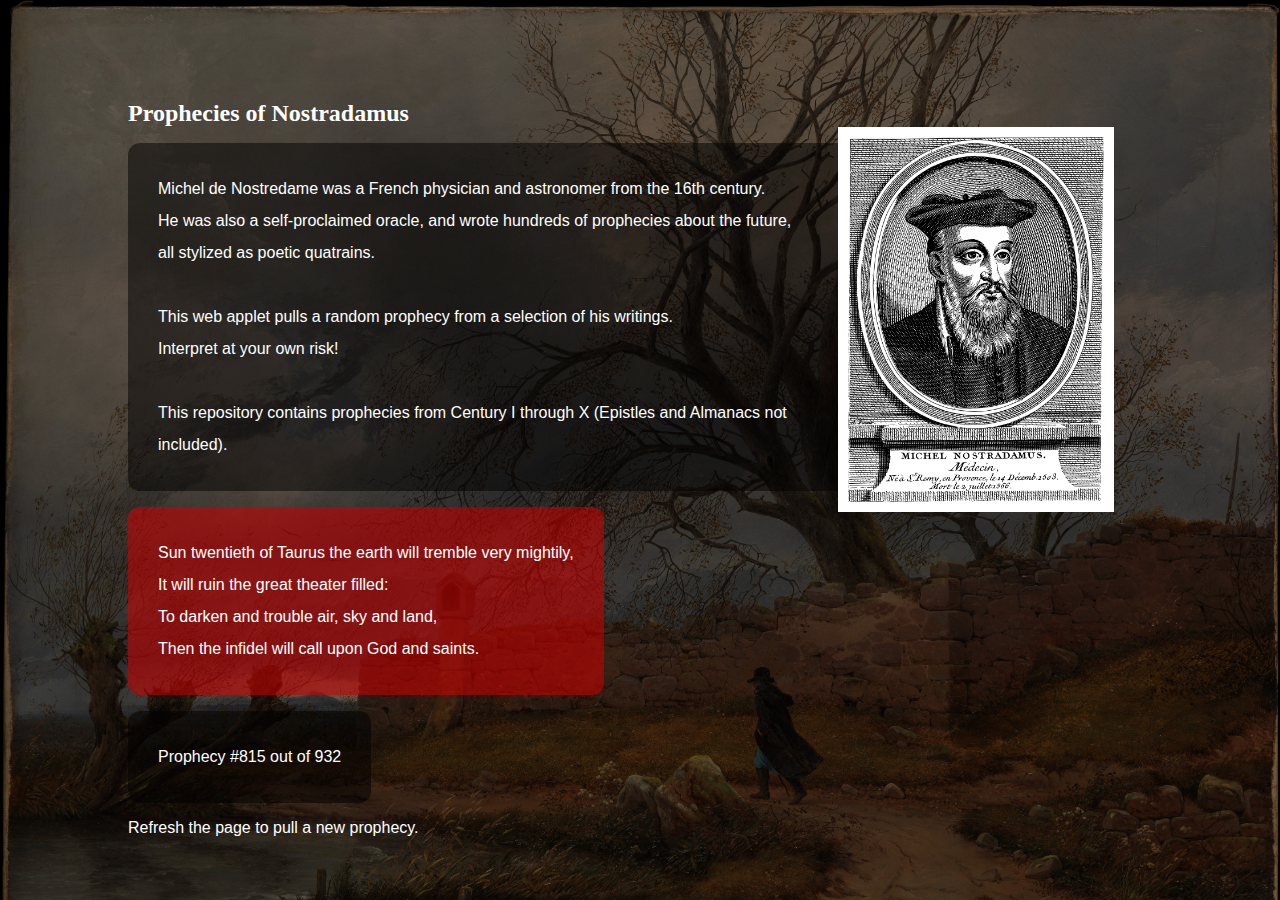
<file: art/nostradamus.html>
<!DOCTYPE html>
<html lang="en">
<head>
    <meta charset="UTF-8">
    <meta name="viewport" content="width=device-width, initial-scale=1.0">
    <link rel="stylesheet" href="../customstyle.css">
    <link rel="icon" href="./assets/icons/favicon-16x16.png" type="image/x-icon">
    <title>Jonah Edmundson</title>
</head>



<body>
    


    
        
        <h2>
          Prophecies of Nostradamus
          </h2>
          
          <img src="./nostradamus.png" class="nos" style="padding: 10px; float: right; background-color: white; width: 20vw; height: 100%; margin: 3vw; margin-top: 0px;">

          
            <p>            
              Michel de Nostredame was a French physician and astronomer from the 16th century.
              <br>
              He was also a self-proclaimed oracle, and wrote hundreds of prophecies about the future,
              <br>
              all stylized as poetic quatrains.
              <br>
          
              <br>
              This web applet pulls a random prophecy from a selection of his writings.
              <br>
              Interpret at your own risk!
            <br>
          
            <br>
            This <a href="https://www.amazon.com/Writings-Nostradamus-Complete-Prophecies-Including/dp/1440460248">repository</a> contains prophecies from Century I through X (Epistles and Almanacs not included).
              </p>
  
          
          <p id="printing" style="background-color: rgba(204, 0, 0, 0.555);"></p>
          
        
          
          <p id="num"></p>
          
          <script>
          let text = "1 * \
          Sitting alone at night in secret study; # \
          it is placed on the brass tripod. # \
          A slight flame comes out of the emptiness and # \
          makes successful that which should not be believed in vain. # \
          2 * \
          The wand in the hand is placed in the middle of the tripod's legs. # \
          With water he sprinkles both the hem of his garment and his foot. # \
          A voice, fear: he trembles in his robes. # \
          Divine splendor; the God sits nearby. # \
          3 * \
          When the litters are overturned by the whirlwind # \
          and faces are covered by cloaks, # \
          the new republic will be troubled by its people. # \
          At this time the reds and the whites will rule wrongly. # \
          4 * \
          In the world there will be made a king # \
          who will have little peace and a short life. # \
          At this time the ship of the Papacy will be lost, # \
          governed to its greatest detriment. # \
          5 * \
          They will be driven away for a long drawn out fight. # \
          The countryside will be most grievously troubled. # \
          Town and country will have greater struggle. # \
          Carcassonne and Narbonne will have their hearts tried. # \
          6 * \
          The eye of Ravenna will be forsaken, # \
          when his wings will fail at his feet. # \
          The two of Bresse will have made a constitution # \
          for Turin and Vercelli, which the French will trample underfoot # \
          7 * \
          Arrived too late, the act has been done. # \
          The wind was against them, letters intercepted on their way. # \
          The conspirators were fourteen of a party. # \
          By Rousseau shall these enterprises be undertaken. # \
          8 * \
          How often will you be captured, O city of the sun ? # \
          Changing laws that are barbaric and vain. # \
          Bad times approach you. No longer will you be enslaved. # \
          Great Hadrie will revive your veins. # \
          9 * \
          From the Orient will come the African heart # \
          to trouble Hadrie and the heirs of Romulus. # \
          Accompanied by the Libyan fleet # \
          the temples of Malta and nearby islands shall be deserted. # \
          10 * \
          A coffin is put into the vault of iron, # \
          where seven children of the king are held. # \
          The ancestors and forebears will come forth from the depths of hell, # \
          lamenting to see thus dead the fruit of their line. # \
          11 * \
          The motion of senses, heart, feet and hands # \
          will be in agreement between Naples, Lyon and Sicily. # \
          Swords fire, floods, then the noble Romans drowned, # \
          killed or dead because of a weak brain. # \
          12 * \
          There will soon be talk of a treacherous man, who rules a short time, # \
          quickly raised from low to high estate. # \
          He will suddenly turn disloyal and volatile. # \
          This man will govern Verona. # \
          13 * \
          Through anger and internal hatreds, the exiles # \
          will hatch a great plot against the king. # \
          Secretly they will place enemies as a threat, # \
          and his own old (adherents) will find sedition against them. # \
          14 * \
          From the enslaved populace, songs, chants and demands, # \
          while Princes and Lords are held captive in prisons. # \
          These will in the future by headless idiots # \
          be received as divine prayers # \
          15 * \
          Mars threatens us with the force of war # \
          and will cause blood to be spilt seventy times. # \
          The clergy will be both exalted and reviled moreover, # \
          by those who wish to learn nothing of them. # \
          16 * \
          A scythe joined with a pond in Sagittarius # \
          at its highest ascendant. # \
          Plague, famine, death from military hands; # \
          the century approaches its renewal. # \
          17 * \
          For forty years the rainbow will not be seen. # \
          For forty years it will be seen every day. # \
          The dry earth will grow more parched, # \
          and there will be great floods when it is seen. # \
          18 * \
          Because of French discord and negligence # \
          an opening shall be given to the Mohammedans. # \
          The land and sea of Siena will be soaked in blood, # \
          and the port of Marseilles covered with ships and sails. # \
          19 * \
          When the snakes surround the altar, # \
          and the Trojan blood is troubled by the Spanish. # \
          Because of them, a great number will be lessened. # \
          The leader flees, hidden in the swampy marshes. # \
          20 * \
          The cities of Tours, Orleans, Blois, Angers, Reims and Nantes # \
          are troubled by sudden change. # \
          Tents will be pitched by (people) of foreign tongues; # \
          rivers, darts at Rennes, shaking of land and sea. # \
          21 * \
          The rock holds in its depths white clay # \
          which will come out milk-white from a cleft # \
          Needlessly troubled people will not dare touch it, # \
          unaware that the foundation of the earth is of clay. # \
          22 * \
          A thing existing without any senses # \
          will cause its own end to happen through artifice. # \
          At Autun, Chalan, Langres and the two Sens # \
          there will be great damage from hail and ice. # \
          23 * \
          In the third month, at sunrise, # \
          the Boar and the Leopard meet on the battlefield. # \
          The fatigued Leopard looks up to heaven # \
          and sees an eagle playing around the sun. # \
          24 * \
          At the New City he is thoughtful to condemn; # \
          the bird of prey offers himself to the Gods. # \
          After victory he pardons his captives. # \
          At Cremona and Mantua great hardships will be suffered. # \
          25 * \
          The lost thing is discovered, hidden for many centuries. # \
          Pasteur will be celebrated almost as a God-like figure. # \
          This is when the moon completes her great cycle, # \
          but by other rumors he shall be dishonored. # \
          26 * \
          The great man will be struck down in the day by a thunderbolt. # \
          An evil deed, foretold by the bearer of a petition. # \
          According to the prediction another falls at night time. # \
          Conflict at Reims, London, and pestilence in Tuscany. # \
          27 * \
          Beneath the oak tree of Gienne, struck by lightning, # \
          the treasure is hidden not far from there. # \
          That which for many centuries had been gathered, # \
          when found, a man will die, his eye pierced by a spring. # \
          28 * \
          Tobruk will fear the barbarian fleet for a time, # \
          then much later the Western fleet. # \
          Cattle, people, possessions, all will be quite lost. # \
          What a deadly combat in Taurus and Libra. # \
          29 * \
          When the fish that travels over both land and sea # \
          is cast up on to the shore by a great wave, # \
          its shape foreign, smooth and frightful. # \
          From the sea the enemies soon reach the walls. # \
          30 * \
          Because of the storm at sea the foreign ship # \
          will approach an unknown port. # \
          Notwithstanding the signs of the palm branches, # \
          afterwards there is death and pillage. Good advice comes too late. # \
          31 * \
          The wars in France will last for so many years # \
          beyond the reign of the Castulon kings. # \
          An uncertain victory will crown three great ones, # \
          the Eagle, the Cock, the Moon, the Lion, the Sun in its house. # \
          32 * \
          The great Empire will soon be exchanged # \
          for a small place, which soon will begin to grow. # \
          A small place of tiny area # \
          in the middle of which he will come to lay down his scepter. # \
          33 * \
          Near a great bridge near a spacious plain # \
          the great lion with the Imperial forces # \
          will cause a falling outside the austere city. # \
          Through fear the gates will be unlocked for him. # \
          34 * \
          The bird of prey flying to the left, # \
          before battle is joined with the French, he makes preparations. # \
          Some will regard him as good, others bad or uncertain. # \
          The weaker party will regard him as a good omen. # \
          35 * \
          The young lion will overcome the older one, # \
          in a field of combat in single fight: # \
          He will pierce his eyes in their golden cage; # \
          two wounds in one, then he dies a cruel death. # \
          36 * \
          Too late the king will repent # \
          that he did not put his adversary to death. # \
          But he will soon come to agree to far greater things # \
          which will cause all his line to die. # \
          37 * \
          Shortly before sun set, battle is engaged. # \
          A great nation is uncertain. # \
          Overcome, the sea port makes no answer, # \
          the bridge and the grave both in foreign places. # \
          38 * \
          The Sun and the Eagle will appear to the victor. # \
          An empty answer assured to the defeated. # \
          Neither bugle nor shouts will stop the soldiers. # \
          Liberty and peace, if achieved in time through death. # \
          39 * \
          At night the last one will be strangled in his bed # \
          because he became too involved with the blond heir elect. # \
          The Empire is enslaved and three men substituted. # \
          He is put to death with neither letter nor packet read. # \
          40 * \
          The false trumpet concealing madness # \
          will cause Byzantium to change its laws. # \
          From Egypt there will go forth a man who wants # \
          the edict withdrawn, changing money and standards. # \
          41 * \
          The city is besieged and assaulted by night; # \
          few have escaped; a battle not far from the sea. # \
          A woman faints with joy at the return of her son, # \
          poison in the folds of the hidden letters. # \
          42 * \
          The tenth day of the April Calends, calculated in Gothic fashion # \
          is revived again by wicked people. # \
          The fire is put out and the diabolic gathering # \
          seek the bones of the demon of Psellus. # \
          43 * \
          Before the Empire changes # \
          a very wonderful event will take place. # \
          The field moved, the pillar of porphyry # \
          put in place, changed on the gnarled rock. # \
          44 * \
          In a short time sacrifices will be resumed, # \
          those opposed will be put (to death) like martyrs. # \
          The will no longer be monks, abbots or novices. # \
          Honey shall be far more expensive than wax. # \
          45 * \
          A founder of sects, much trouble for the accuser: # \
          A beast in the theater prepares the scene and plot. # \
          The author ennobled by acts of older times; # \
          the world is confused by schismatic sects. # \
          46 * \
          Very near Auch, Lectoure and Mirande # \
          a great fire will fall from the sky for three nights. # \
          The cause will appear both stupefying and marvelous; # \
          shortly afterwards there will be an earthquake. # \
          47 * \
          The speeches of Lake Leman will become angered, # \
          the days will drag out into weeks, # \
          then months, then years, then all will fail. # \
          The authorities will condemn their useless powers. # \
          48 * \
          When twenty years of the Moon's reign have passed # \
          another will take up his reign for seven thousand years. # \
          When the exhausted Sun takes up his cycle # \
          then my prophecy and threats will be accomplished. # \
          49 * \
          Long before these happenings # \
          the people of the East, influenced by the Moon, # \
          in the year 1700 will cause many to be carried away, # \
          and will almost subdue the Northern area. # \
          50 * \
          From the three water signs will be born a man # \
          who will celebrate Thursday as his holiday. # \
          His renown, praise, rule and power will grow # \
          on land and sea, bringing trouble to the East. # \
          51 * \
          The head of Aries, Jupiter and Saturn. # \
          Eternal God, what changes ! # \
          Then the bad times will return again after a long century; # \
          what turmoil in France and Italy. # \
          52 * \
          Two evil influences in conjunction in Scorpio. # \
          The great lord is murdered in his room. # \
          A newly appointed king persecutes the Church, # \
          the lower (parts of) Europe and in the North. # \
          53 * \
          Alas, how we will see a great nation sorely troubled # \
          and the holy law in utter ruin. # \
          Christianity (governed) throughout by other laws, # \
          when a new source of gold and silver is discovered. # \
          54 * \
          Two revolutions will be caused by the evil scythe bearer # \
          making a change of reign and centuries. # \
          The mobile sign thus moves into its house: # \
          Equal in favor to both sides. # \
          55 * \
          In the land with a climate opposite to Babylon # \
          there will be great shedding of blood. # \
          Heaven will seem unjust both on land and sea and in the air. # \
          Sects, famine, kingdoms, plagues, confusion. # \
          56 * \
          Sooner and later you will see great changes made, # \
          dreadful horrors and vengeances. # \
          For as the moon is thus led by its angel # \
          the heavens draw near to the Balance. # \
          57 * \
          The trumpet shakes with great discord. # \
          An agreement broken: lifting the face to heaven: # \
          the bloody mouth will swim with blood; # \
          the face anointed with milk and honey lies on the ground. # \
          58 * \
          Through a slit in the belly a creature will be born with two heads # \
          and four arms: it will survive for some few years. # \
          The day that Alquiloie celebrates his festivals # \
          Fossana, Turin and the ruler of Ferrara will follow. # \
          59 * \
          The exiles deported to the islands # \
          at the advent of an even more cruel king # \
          will be murdered. Two will be burnt # \
          who were not sparing in their speech. # \
          60 * \
          An Emperor will be born near Italy, # \
          who will cost the Empire very dearly. # \
          They will say, when they see his allies, # \
          that he is less a prince than a butcher. # \
          61 * \
          The wretched, unfortunate republic # \
          will again be ruined by a new authority. # \
          The great amount of ill will accumulated in exile # \
          will make the Swiss break their important agreement. # \
          62 * \
          Alas! what a great loss there will be to learning # \
          before the cycle of the Moon is completed. # \
          Fire, great floods, by more ignorant rulers; # \
          how long the centuries until it is seen to be restored. # \
          63 * \
          Pestilences extinguished, the world becomes smaller, # \
          for a long time the lands will be inhabited peacefully. # \
          People will travel safely through the sky (over) land and seas: # \
          then wars will start up again. # \
          64 * \
          At night they will think they have seen the sun, # \
          when the see the half pig man: # \
          Noise, screams, battles seen fought in the skies. # \
          The brute beasts will be heard to speak. # \
          65 * \
          A child without hands, never so great a thunderbolt seen, # \
          the royal child wounded at a game of tennis. # \
          At the well lightning strikes, joining together # \
          three trussed up in the middle under the oaks. # \
          66 * \
          He who then carries the news, # \
          after a short while will (stop) to breathe: # \
          Viviers, Tournon, Montferrand and Praddelles; # \
          hail and storms will make them grieve. # \
          67 * \
          The great famine which I sense approaching # \
          will often turn (in various areas) then become worldwide. # \
          It will be so vast and long lasting that (they) will grab # \
          roots from the trees and children from the breast. # \
          68 * \
          O to what a dreadful and wretched torment # \
          are three innocent people going to be delivered. # \
          Poison suggested, badly guarded, betrayal. # \
          Delivered up to horror by drunken executioners. # \
          69 * \
          The great mountain, seven stadia round, # \
          after peace, war, famine, flooding. # \
          It will spread far, drowning great countries, # \
          even antiquities and their mighty foundations. # \
          70 * \
          Rain, famine and war will not cease in Persia; # \
          too great a faith will betray the monarch. # \
          Those (actions) started in France will end there, # \
          a secret sign for on to be sparing. # \
          71 * \
          The marine tower will be captured and retaken three times # \
          by Spaniards, Barbarians and Ligurians. # \
          Marseilles and Aix, Ales by men of Pisa, # \
          devastation, fire, sword, pillage at Avignon by the Turinese. # \
          72 * \
          The inhabitants of Marseilles completely changed, # \
          fleeing and pursued as far as Lyons. # \
          Narbonne, Toulouse angered by Bordeaux; # \
          the killed and captive are almost one million. # \
          73 * \
          France shall be accused of neglect by her five partners. # \
          Tunis, Algiers stirred up by the Persians. # \
          Leon, Seville and Barcelona having failed, # \
          they will not have the fleet because of the Venetians. # \
          74 * \
          After a rest they will travel to Epirus, # \
          great help coming from around Antioch. # \
          The curly haired king will strive greatly for the Empire, # \
          the brazen beard will be roasted on a spit. # \
          75 * \
          The tyrant of Siena will occupy Savona, # \
          having won the fort he will restrain the marine fleet. # \
          Two armies under the standard of Ancona: # \
          the leader will examine them in fear. # \
          76 * \
          The man will be called by a barbaric name # \
          that three sisters will receive from destiny. # \
          He will speak then to a great people in words and deeds, # \
          more than any other man will have fame and renown. # \
          77 * \
          A promontory stands between two seas: # \
          A man who will die later by the bit of a horse; # \
          Neptune unfurls a black sail for his man; # \
          the fleet near Gibraltar and Rocheval. # \
          78 * \
          To an old leader will be born an idiot heir, # \
          weak both in knowledge and in war. # \
          The leader of France is feared by his sister, # \
          battlefields divided, conceded to the soldiers. # \
          79 * \
          Bazas, Lectoure, Condom, Auch and Agen # \
          are troubled by laws, disputes and monopolies. # \
          Carcassone, Bordeaux, Toulouse and Bayonne will be ruined # \
          when they wish to renew the massacre. # \
          80 * \
          From the sixth bright celestial light # \
          it will come to thunder very strongly in Burgundy. # \
          Then a monster will be born of a very hideous beast: # \
          In March, April, May and June great wounding and worrying. # \
          81 * \
          Nine will be set apart from the human flock, # \
          separated from judgment and advise. # \
          Their fate is to be divided as they depart. # \
          K. Th. L. dead, banished and scattered. # \
          82 * \
          When the great wooden columns tremble # \
          in the south wind, covered with blood. # \
          Such a great assembly then pours forth # \
          that Vienna and the land of Austria will tremble. # \
          83 * \
          The alien nation will divide the spoils. # \
          Saturn in dreadful aspect in Mars. # \
          Dreadful and foreign to the Tuscans and Latins, # \
          Greeks who will wish to strike. # \
          84 * \
          The moon is obscured in deep gloom, # \
          his brother becomes bright red in color. # \
          The great one hidden for a long time in the shadows # \
          will hold the blade in the bloody wound. # \
          85 * \
          The king is troubled by the queen's reply. # \
          Ambassadors will fear for their lives. # \
          The greater of his brothers will doubly disguise his action, # \
          two of them will die through anger, hatred and envy. # \
          86 * \
          When the great queen sees herself conquered, # \
          she will show an excess of masculine courage. # \
          Naked, on horseback, she will pass over the river # \
          pursued by the sword: she will have outraged her faith # \
          87 * \
          Earthshaking fire from the center of the earth # \
          will cause tremors around the New City. # \
          Two great rocks will war for a long time, # \
          then Arethusa will redden a new river. # \
          88 * \
          The divine wrath overtakes the great Prince, # \
          a short while before he will marry. # \
          Both supporters and credit will suddenly diminish. # \
          Counsel, he will die because of the shaven heads. # \
          89 * \
          Those of Lerida will be in the Moselle, # \
          kill all those from the Loire and Seine. # \
          The seaside track will come near the high valley, # \
          when the Spanish open every route. # \
          90 * \
          Bordeaux and Poitiers at the sound of the bell # \
          will go with a great fleet as fast as Langon. # \
          A great rage will surge up against the French, # \
          when a hideous monster is born near Orgon. # \
          91 * \
          The Gods will make it appear to mankind # \
          that they are the authors of a great war. # \
          Before the sky was seen to bee free of weapons and rockets: # \
          the greatest damage will be inflicted on the left. # \
          92 * \
          Under one man peace will be proclaimed everywhere, # \
          but not long after will be looting and rebellion. # \
          Because of a refusal, town, land and see will be broached. # \
          About a third of a million dead or captured. # \
          93 * \
          The Italian lands near the mountains will tremble. # \
          The Cock and the Lion not strongly united. # \
          In place of fear they will help each other. # \
          Freedom alone moderates the French. # \
          94 * \
          The tyrant Selim will be put to death at the harbor # \
          but Liberty will not be regained, however. # \
          A new war arises from vengeance and remorse. # \
          A lady is honored through force of terror. # \
          95 * \
          In front of a monastery will be found a twin infant # \
          from the illustrious and ancient line of a monk. # \
          His fame, renown and power through sects and speech # \
          is such that they will say the living twin is deservedly chosen. # \
          96 * \
          A man will be charged with the destruction # \
          of temples and sects, altered by fantasy. # \
          He will harm the rocks rather than the living, # \
          ears filled with ornate speeches. # \
          97 * \
          That which neither weapon nor flame could accomplish # \
          will be achieved by a sweet speaking tongue in council. # \
          Sleeping, in a dream, the king will see # \
          the enemy not in war or of military blood. # \
          98 * \
          The leader who will conduct great numbers of people # \
          far from their skies, to foreign customs and language. # \
          Five thousand will die in Crete and Thessaly, # \
          the leader fleeing in a sea going supply ship. # \
          99 * \
          The great king will join # \
          with two kings, united in friendship. # \
          How the great household will sigh: # \
          around Narbon what pity for the children. # \
          100 * \
          For a long time a gray bird will be seen in the sky # \
          near Dile and the lands of Tuscany. # \
          He holds a flowering branch in his beak, # \
          but he dies too soon and the war ends. # \
          1 * \
          Towards Aquitaine by the British Isles # \
          By these themselves great incursions. # \
          Rains, frosts will make the soil uneven, # \
          Port Selyn will make mighty invasions # \
          2 * \
          The blue head will inflict upon the white head # \
          As much evil as France has done them good: # \
          Dead at the sail-yard the great one hung on the branch. # \
          When seized by his own the King will say how much. # \
          3 * \
          Because of the solar heat on the sea # \
          From Negrepont the fishes half cooked: # \
          The inhabitants will come to cut them, # \
          When food will fail in Rhodes and Genoa. # \
          4 * \
          From Monaco to near Sicily # \
          The entire coast will remain desolated: # \
          There will remain there no suburb, city or town # \
          Not pillaged and robbed by the Barbarians. # \
          5 * \
          That which is enclosed in iron and letter in a fish, # \
          Out will go one who will then make war, # \
          He will have his fleet well rowed by sea, # \
          Appearing near Latin land. # \
          6 * \
          Near the gates and within two cities # \
          There will be two scourges the like of which was never seen, # \
          Famine within plague, people put out by steel, # \
          Crying to the great immortal God for relief. # \
          7 * \
          Amongst several transported to the isles, # \
          One to be born with two teeth in his mouth # \
          They will die of famine the trees stripped, # \
          For them a new King issues a new edict. # \
          8 * \
          Temples consecrated in the original Roman manner, # \
          They will reject the excess foundations, # \
          Taking their first and humane laws, # \
          Chasing, though not entirely, the cult of saints. # \
          9 * \
          Nine years the lean one will hold the realm in peace, # \
          Then he will fall into a very bloody thirst: # \
          Because of him a great people will die without faith and law # \
          Killed by one far more good-natured. # \
          10 * \
          Before long all will be set in order, # \
          We will expect a very sinister century, # \
          The state of the masked and solitary ones much changed, # \
          Few will be found who want to be in their place. # \
          11 * \
          The nearest son of the elder will attain # \
          Very great height as far as the realm of the privileged: # \
          Everyone will fear his fierce glory, # \
          But his children will be thrown out of the realm. # \
          12 * \
          Eyes closed, opened by antique fantasy, # \
          The garb of the monks they will be put to naught: # \
          The great monarch will chastise their frenzy, # \
          Ravishing the treasure in front of the temples. # \
          13 * \
          The body without soul no longer to be sacrificed: # \
          Day of death put for birthday: # \
          The divine spirit will make the soul happy, # \
          Seeing the word in its eternity. # \
          14 * \
          At Tours, Gien, guarded, eyes will be searching, # \
          Discovering from afar her serene Highness: # \
          She and her suite will enter the port, # \
          Combat, thrust, sovereign power. # \
          15 * \
          Shortly before the monarch is assassinated, # \
          Castor and Pollux in the ship, bearded star: # \
          The public treasure emptied by land and sea, # \
          Pisa, Asti, Ferrara, Turin land under interdict. # \
          16 * \
          Naples, Palermo, Sicily, Syracuse, # \
          New tyrants, celestial lightning fires: # \
          Force from London, Ghent, Brussels and Susa, # \
          Great slaughter, triumph leads to festivities. # \
          17 * \
          The field of the temple of the vestal virgin, # \
          Not far from Elne and the Pyrenees mountains: # \
          The great tube is hidden in the trunk. # \
          To the north rivers overflown and vines battered. # \
          18 * \
          New, impetuous and sudden rain # \
          Will suddenly halt two armies. # \
          Celestial stone, fires make the sea stony, # \
          The death of seven by land and sea sudden. # \
          19 * \
          Newcomers, place built without defense, # \
          Place occupied then uninhabitable: # \
          Meadows, houses, fields, towns to take at pleasure, # \
          Famine, plague, war, extensive land arable. # \
          20 * \
          Brothers and sisters captive in diverse places # \
          Will find themselves passing near the monarch: # \
          Contemplating them his branches attentive, # \
          Displeasing to see the marks on chin, forehead and nose. # \
          21 * \
          The ambassador sent by biremes, # \
          Halfway repelled by unknown ones: # \
          Reinforced with salt four triremes will come, # \
          In Euboea bound with ropes and chains. # \
          22 * \
          The imprudent army of Europe will depart, # \
          Collecting itself near the submerged isle: # \
          The weak fleet will bend the phalanx, # \
          At the navel of the world a greater voice substituted. # \
          23 * \
          Palace birds, chased out by a bird, # \
          Very soon after the prince has arrived: # \
          Although the enemy is repelled beyond the river, # \
          Outside seized the trick upheld by the bird. # \
          24 * \
          Beasts ferocious from hunger will swim across rivers: # \
          The greater part of the region will be against the Hister, # \
          The great one will cause it to be dragged in an iron cage, # \
          When the German child will observe nothing. # \
          25 * \
          The foreign guard will betray the fortress, # \
          Hope and shadow of a higher marriage: # \
          Guard deceived, fort seized in the press, # \
          Loire, Saone, Rhone, Garonne, mortal outrage. # \
          26 * \
          Because of the favor that the city will show # \
          To the great one who will soon lose the field of battle, # \
          Fleeing the Po position, the Ticino will overflow # \
          With blood, fires, deaths, drowned by the long-edged blow. # \
          27 * \
          The divine word will be struck from the sky, # \
          One who cannot proceed any further: # \
          The secret closed up with the revelation, # \
          Such that they will march over and ahead. # \
          28 * \
          The penultimate of the surname of the Prophet # \
          Will take Diana [Thursday] for his day and rest: # \
          He will wander far because of a frantic head, # \
          And delivering a great people from subjection. # \
          29 * \
          The Easterner will leave his seat, # \
          To pass the Apennine mountains to see Gaul: # \
          He will transpire the sky, the waters and the snow, # \
          And everyone will be struck with his rod. # \
          30 * \
          One who the infernal gods of Hannibal # \
          Will cause to be reborn, terror of mankind # \
          Never more horror nor worse of days # \
          In the past than will come to the Romans through Babel. # \
          31 * \
          In Campania the Capuan [river] will do so much # \
          That one will see only fields covered by waters: # \
          Before and after the long rain # \
          One will see nothing green except the trees. # \
          32 * \
          Milk, frog's blood prepared in Dalmatia. # \
          Conflict given, plague near Treglia: # \
          A great cry will sound through all Slavonia, # \
          Then a monster will be born near and within Ravenna. # \
          33 * \
          Through the torrent which descends from Verona # \
          Its entry will then be guided to the Po, # \
          A great wreck, and no less in the Garonne, # \
          When those of Genoa march against their country. # \
          34 * \
          The senseless ire of the furious combat # \
          Will cause steel to be flashed at the table by brothers: # \
          To part them death, wound, and curiously, # \
          The proud duel will come to harm France. # \
          35 * \
          The fire by night will take hold in two lodgings, # \
          Several within suffocated and roasted. # \
          It will happen near two rivers as one: # \
          Sun, Sagittarius and Capricorn all will be reduced. # \
          36 * \
          The letters of the great Prophet will be seized, # \
          They will come to fall into the hands of the tyrant: # \
          His enterprise will be to deceive his King, # \
          But his extortions will very soon trouble him. # \
          37 * \
          Of that great number that one will send # \
          To relieve those besieged in the fort, # \
          Plague and famine will devour them all, # \
          Except seventy who will be destroyed. # \
          38 * \
          A great number will be condemned # \
          When the monarchs will be reconciled: # \
          But for one of them such a bad impediment will arise # \
          That they will be joined together but loosely. # \
          39. * \
          One year before the Italian conflict, # \
          Germans, Gauls, Spaniards for the fort: # \
          The republican schoolhouse will fall, # \
          There, except for a few, they will be choked dead. # \
          40 * \
          Shortly afterwards, without a very long interval, # \
          By sea and land a great uproar will be raised: # \
          Naval battle will be very much greater, # \
          Fires, animals, those who will cause greater insult. # \
          41 * \
          The great star will burn for seven days, # \
          The cloud will cause two suns to appear: # \
          The big mastiff will howl all night # \
          When the great pontiff will change country. # \
          42 * \
          Cock, dogs and cats will be satiated with blood # \
          And from the wound of the tyrant found dead, # \
          At the bed of another legs and arms broken, # \
          He who was not afraid to die a cruel death. # \
          43 * \
          During the appearance of the bearded star. # \
          The three great princes will be made enemies: # \
          Struck from the sky, peace earth quaking, # \
          Po, Tiber overflowing, serpent placed upon the shore. # \
          44 * \
          The Eagle driven back around the tents # \
          Will be chased from there by other birds: # \
          When the noise of cymbals, trumpets and bells # \
          Will restore the senses of the senseless lady. # \
          45. * \
          Too much the heavens weep for the Androgyne begotten, # \
          Near the heavens human blood shed: # \
          Because of death too late a great people re-created, # \
          Late and soon the awaited relief comes. # \
          46 * \
          After great trouble for humanity, a greater one is prepared # \
          The Great Mover renews the ages: # \
          Rain, blood, milk, famine, steel and plague, # \
          Is the heavens fire seen, a long spark running. # \
          47 * \
          The great old enemy mourning dies of poison, # \
          The sovereigns subjugated in infinite numbers: # \
          Stones raining, hidden under the fleece, # \
          Through death articles are cited in vain. # \
          48 * \
          The great force which will pass the mountains. # \
          Saturn in Sagittarius Mars turning from the fish: # \
          Poison hidden under the heads of salmon, # \
          Their war-chief hung with cord. # \
          49 * \
          The advisers of the first monopoly, # \
          The conquerors seduced for Malta: # \
          Rhodes, Byzantium for them exposing their pole: # \
          Land will fail the pursuers in flight. # \
          50 * \
          When those of Hainault, of Ghent and of Brussels # \
          Will see the siege laid before Langres: # \
          Behind their flanks there will be cruel wars, # \
          The ancient wound will do worse than enemies. # \
          52 * \
          The blood of the just will commit a fault at London, # \
          Burnt through lightning of twenty threes the six: # \
          The ancient lady will fall from her high place, # \
          Several of the same sect will be killed. # \
          52 * \
          For several nights the earth will tremble: # \
          In the spring two efforts in succession: # \
          Corinth, Ephesus will swim in the two seas: # \
          War stirred up by two valiant in combat. # \
          53 * \
          The great plague of the maritime city # \
          Will not cease until there be avenged the death # \
          Of the just blood, condemned for a price without crime, # \
          Of the great lady outraged by pretense. # \
          54. * \
          Because of people strange, and distant from the Romans # \
          Their great city much troubled after water: # \
          Daughter handless, domain too different, # \
          Chief taken, lock not having been picked. # \
          55 * \
          In the conflict the great one who was worth little # \
          At his end will perform a marvelous deed: # \
          While Adria will see what he was lacking, # \
          During the banquet the proud one stabbed. # \
          56 * \
          One whom neither plague nor steel knew how to finish, # \
          Death on the summit of the hills struck from the sky: # \
          The abbot will die when he will see ruined # \
          Those of the wreck wishing to seize the rock. # \
          57 * \
          Before the conflict the great wall will fall, # \
          The great one to death, death too sudden and lamented, # \
          Born imperfect: the greater part will swim: # \
          Near the river the land stained with blood. # \
          58 * \
          With neither foot nor hand because of sharp and strong tooth # \
          Through the crowd to the fort of the pork and the elder born: # \
          Near the portal treacherous proceeds, # \
          Moon shining, little great one led off. # \
          59 * \
          Gallic fleet through support of the great guard # \
          Of the great Neptune, and his trident soldiers, # \
          Provence reddened to sustain a great band: # \
          More at Narbonne, because of javelins and darts. # \
          60 * \
          The Punic faith broken in the East, # \
          Ganges, Jordan, and Rhone, Loire, and Tagus will change: # \
          When the hunger of the mule will be satiated, # \
          Fleet sprinkles, blood and bodies will swim. # \
          61 * \
          Bravo, ye of Tamins, Gironde and La Rochelle: # \
          O Trojan blood! Mars at the port of the arrow # \
          Behind the river the ladder put to the fort, # \
          Points to fire great murder on the breach. # \
          62 * \
          Mabus then will soon die, there will come # \
          Of people and beasts a horrible rout: # \
          Then suddenly one will see vengeance, # \
          Hundred, hand, thirst, hunger when the comet will run. # \
          64 * \
          The Gauls Ausonia will subjugate very little, # \
          Po, Marne and Seine Parma will make drunk: # \
          He who will prepare the great wall against them, # \
          He will lose his life from the least at the wall. # \
          64 * \
          The people of Geneva drying up with hunger, with thirst, # \
          Hope at hand will come to fail: # \
          On the point of trembling will be the law of him of the Cevennes, # \
          Fleet at the great port cannot be received. # \
          65 * \
          The sloping park great calamity # \
          To be done through Hesperia and Insubria: # \
          The fire in the ship, plague and captivity, # \
          Mercury in Sagittarius Saturn will fade. # \
          66 * \
          Through great dangers the captive escaped: # \
          In a short time great his fortune changed. # \
          In the palace the people are trapped, # \
          Through good omen the city besieged. # \
          67 * \
          The blond one will come to compromise the fork-nosed one # \
          Through the duel and will chase him out: # \
          The exiles within he will have restored, # \
          Committing the strongest to the marine places. # \
          68 * \
          The efforts of Aquilon will be great: # \
          The gate on the Ocean will be opened, # \
          The kingdom on the Isle will be restored: # \
          London will tremble discovered by sail. # \
          69 * \
          The Gallic King through his Celtic right arm # \
          Seeing the discord of the great Monarchy: # \
          He will cause his scepter to flourish over the three parts, # \
          Against the cope of the great Hierarchy. # \
          70 * \
          The dart from the sky will make its extension, # \
          Deaths speaking: great execution. # \
          The stone in the tree, the proud nation restored, # \
          Noise, human monster, purge expiation. # \
          71 * \
          The exiles will come into Sicily # \
          To deliver form hunger the strange nation: # \
          At daybreak the Celts will fail them: # \
          Life remains by reason: the King joins. # \
          72 * \
          Celtic army vexed in Italy # \
          On all sides conflict and great loss: # \
          Romans fled, O Gaul repelled! # \
          Near the Ticino, Rubicon uncertain battle. # \
          73 * \
          The shore of Lake Garda to Lake Fucino, # \
          Taken from the Lake of Geneva to the port of L'Orguion: # \
          Born with three arms the predicted warlike image, # \
          Through three crowns to the great Endymion. # \
          74 * \
          From Sens, from Autun they will come as far as the Rhone # \
          To pass beyond towards the Pyrenees mountains: # \
          The nation to leave the March of Ancona: # \
          By land and sea it will be followed by great suites. # \
          75 * \
          On the pipe of the air-vent floor: # \
          So high will the bushel of wheat rise, # \
          That man will be eating his fellow man. # \
           # \
          76 * \
          Lightning in Burgundy will perform a portentous deed, # \
          One which could never have been done by skill, # \
          Sexton made lame by their senate # \
          Will make the affair known to the enemies. # \
           * \
          Hurled back through bows, fires, pitch and by fires: # \
          Cries, howls heard at midnight: # \
          Within they are place on the broken ramparts, # \
          The traitors fled by the underground passages. # \
          78. * \
          The great Neptune of the deep of the sea # \
          With Punic race and Gallic blood mixed. # \
          The Isles bled, because of the tardy rowing: # \
          More harm will it do him than the ill-concealed secret. # \
          79 * \
          The beard frizzled and black through skill # \
          Will subjugate the cruel and proud people: # \
          The great Chyren will remove from far away # \
          All those captured by the banner of Selin # \
          80 * \
          After the conflict by the eloquence of the wounded one # \
          For a short time a soft rest is contrived: # \
          The great ones are not to be allowed deliverance at all: # \
          They are restored by the enemies at the proper time. # \
          81 * \
          Through fire from the sky the city almost burned: # \
          The Urn threatens Deucalion again: # \
          Sardinia vexed by the Punic foist, # \
          After Libra will leave her Phaethon. # \
          82 * \
          Through hunger the prey will make the wolf prisoner, # \
          The aggressor then in extreme distress. # \
          The heir having the last one before him, # \
          The great one does not escape in the middle of the crowd. # \
          83 * \
          The large trade of a great Lyons changed, # \
          The greater part turns to pristine ruin # \
          Prey to the soldiers swept away by pillage: # \
          Through the Jura mountain and Suevia drizzle. # \
          84 * \
          Between Campania, Siena, Florence, Tuscany, # \
          Six months nine days without a drop of rain: # \
          The strange tongue in the Dalmatian land, # \
          It will overrun, devastating the entire land. # \
          85 * \
          The old full beard under the severe statute # \
          Made at Lyon over the Celtic Eagle: # \
          The little great one perseveres too far: # \
          Noise of arms in the sky: Ligurian sea red. # \
          86 * \
          Wreck for the fleet near the Adriatic Sea: # \
          The land trembles stirred up upon the air placed on land: # \
          Egypt trembles Mahometan increase, # \
          The Herald surrendering himself is appointed to cry out. # \
          87 * \
          After there will come from the outermost countries # \
          A German Prince, upon the golden throne: # \
          The servitude and waters met, # \
          The lady serves, her time no longer adored. # \
          88 * \
          The circuit of the great ruinous deed, # \
          The seventh name of the fifth will be: # \
          Of a third greater the stranger warlike: # \
          Sheep, Paris, Aix will not guarantee. # \
          89 * \
          One day the two great masters will be friends, # \
          Their great power will be seen increased: # \
          The new land will be at its high peak, # \
          To the bloody one the number recounted. # \
          90 * \
          Though life and death the realm of Hungary changed: # \
          The law will be more harsh than service: # \
          Their great city cries out with howls and laments, # \
          Castor and Pollux enemies in the arena. # \
          91. * \
          At sunrise one will see a great fire, # \
          Noise and light extending towards Aquilon: # \
          Within the circle death and one will hear cries, # \
          Through steel, fire, famine, death awaiting them. # \
          92 * \
          Fire color of gold from the sky seen on earth: # \
          Heir struck from on high, marvelous deed done: # \
          Great human murder: the nephew of the great one taken, # \
          Deaths spectacular the proud one escaped. # \
          93 * \
          Very near the Tiber presses Death: # \
          Shortly before great inundation: # \
          The chief of the ship taken, thrown into the bilge: # \
          Castle, palace in conflagration. # \
          94 * \
          Great Po, great evil will be received through Gauls, # \
          Vain terror to the maritime Lion: # \
          People will pass by the sea in infinite numbers, # \
          Without a quarter of a million escaping. # \
          95 * \
          The populous places will be uninhabitable: # \
          Great discord to obtain fields: # \
          Realms delivered to prudent incapable ones: # \
          Then for the great brothers dissension and death. # \
          96 * \
          Burning torch will be seen in the sky at night # \
          Near the end and beginning of the Rhone: # \
          Famine, steel: the relief provided late, # \
          Persia turns to invade Macedonia. # \
          97 * \
          Roman Pontiff beware of approaching # \
          The city that two rivers flow through, # \
          Near there your blood will come to spurt, # \
          You and yours when the rose will flourish. # \
          98 * \
          The one whose face is splattered with the blood # \
          Of the victim nearly sacrificed: # \
          Jupiter in Leon, omen through presage: # \
          To be put to death then for the bride. # \
          99 * \
          Roman land as the omen interpreted # \
          Will be vexed too much by the Gallic people: # \
          But the Celtic nation will fear the hour, # \
          The fleet has been pushed too far by the north wind. # \
          100 * \
          Within the isles a very horrible uproar, # \
          One will hear only a party of war, # \
          So great will be the insult of the plunderers # \
          That they will come to be joined in the great league. # \
          1 * \
          After combat and naval battle, # \
          The great Neptune in his highest belfry: # \
          Red adversary will become pale with fear, # \
          Putting the great Ocean in dread. # \
          2 * \
          The divine word will give to the sustenance, # \
          Including heaven, earth, gold hidden in the mystic milk: # \
          Body, soul, spirit having all power, # \
          As much under its feet as the Heavenly see. # \
          3 * \
          Mars and Mercury, and the silver joined together, # \
          Towards the south extreme drought: # \
          In the depths of Asia one will say the earth trembles, # \
          Corinth, Ephesus then in perplexity. # \
          4 * \
          When they will be close the lunar ones will fail, # \
          From one another not greatly distant, # \
          Cold, dryness, danger towards the frontiers, # \
          Even where the oracle has had its beginning. # \
          5 * \
          Near, far the failure of the two great luminaries # \
          Which will occur between April and March. # \
          Oh, what a loss! but two great good-natured ones # \
          By land and sea will relieve all parts. # \
          6 * \
          Within the closed temple the lightning will enter, # \
          The citizens within their fort injured: # \
          Horses, cattle, men, the wave will touch the wall, # \
          Through famine, drought, under the weakest armed. # \
          7 * \
          The fugitives, fire from the sky on the pikes: # \
          Conflict near the ravens frolicking, # \
          From land they cry for aid and heavenly relief, # \
          When the combatants will be near the walls. # \
          8 * \
          The Cimbri joined with their neighbors # \
          Will come to ravage almost Spain: # \
          Peoples gathered in Guienne and Limousin # \
          Will be in league, and will bear them company. # \
          9 * \
          Bordeaux, Rouen and La Rochelle joined # \
          Will hold around the great Ocean sea, # \
          English, Bretons and the Flemings allied # \
          Will chase them as far as Roanne. # \
          10 * \
          Greater calamity of blood and famine, # \
          Seven times it approaches the marine shore: # \
          Monaco from hunger, place captured, captivity, # \
          The great one led crunching in a metaled cage. # \
          11 * \
          The arms to fight in the sky a long time, # \
          The tree in the middle of the city fallen: # \
          Sacred bough clipped, steel, in the face of the firebrand, # \
          Then the monarch of Adria fallen. # \
          12 * \
          Because of the swelling of the Ebro, Po, Tagus, Tiber and Rhine # \
          And because of the pond of Geneva and Arezzo, # \
          The two great chiefs and cities of the Garonne, # \
          Taken, dead, drowned: human booty divided. # \
          13. * \
          Through lightning in the arch gold and silver melted, # \
          Of two captives one will eat the other: # \
          The greatest one of the city stretched out, # \
          When submerged the fleet will swim. # \
          14 * \
          Through the branch of the valiant personage # \
          Of lowest France: because of the unhappy father # \
          Honors, riches, travail in his old age, # \
          For having believed the advice of a simple man. # \
          15 * \
          The realm, will change in heart, vigor and glory, # \
          In all points having its adversary opposed: # \
          Then through death France an infancy will subjugate, # \
          A great Regent will then be more contrary. # \
          16 * \
          An English prince Marc in his heavenly heart # \
          Will want to pursue his prosperous fortune, # \
          Of the two duels one will pierce his gall: # \
          Hated by him well loved by his mother. # \
          17 * \
          Mount Aventine will be seen to burn at night: # \
          The sky very suddenly dark in Flanders: # \
          When the monarch will chase his nephew, # \
          Then Church people will commit scandals. # \
          18 * \
          After the rather long rain milk, # \
          In several places in Reims the sky touched: # \
          Alas, what a bloody murder is prepared near them, # \
          Fathers and sons Kings will not dare approach. # \
          19 * \
          In Lucca it will come to rain blood and milk, # \
          Shortly before a change of praetor: # \
          Great plague and war, famine and drought will be made visible # \
          Far away where their prince and rector will die. # \
          20 * \
          Through the regions of the great river Guadalquivir # \
          Deep in Iberia to the Kingdom of Grenada # \
          Crosses beaten back by the Mahometan peoples # \
          One of Cordova will betray his country # \
          21 * \
          In the Conca by the Adriatic Sea # \
          There will appear a horrible fish, # \
          With face human and its end aquatic, # \
          Which will be taken without the hook. # \
          22 * \
          Six days the attack made before the city: # \
          Battle will be given strong and harsh: # \
          Three will surrender it, and to them pardon: # \
          The rest to fire and to bloody slicing and cutting. # \
          23 * \
          If, France, you pass beyond the Ligurian Sea, # \
          You will see yourself shut up in islands and seas: # \
          Mahomet contrary, more so the Adriatic Sea: # \
          You will gnaw the bones of horses and asses. # \
          24 * \
          Great confusion in the enterprise, # \
          Loss of people, countless treasure: # \
          You ought not to extend further there. # \
          France, let what I say be remembered. # \
          25 * \
          He who will attain to the kingdom of Navarre # \
          When Sicily and Naples will be joined: # \
          He will hold Bigorre and Landes through Foix and Oloron # \
          From one who will be too closely allied with Spain. # \
          26 * \
          They will prepare idols of Kings and Princes, # \
          Soothsayers and empty prophets elevated: # \
          Horn, victim of gold, and azure, dazzling, # \
          The soothsayers will be interpreted. # \
          27 * \
          Libyan Prince powerful in the West # \
          Will come to inflame very much French with Arabian. # \
          Learned in letters condescending he will # \
          Translate the Arabian language into French. # \
          28 * \
          Of land weak and parentage poor, # \
          Through piece and peace he will attain to the empire. # \
          For a long time a young female to reign, # \
          Never has one so bad come upon the kingdom. # \
          29 * \
          The two nephews brought up in diverse places: # \
          Naval battle, land, fathers fallen: # \
          They will come to be elevated very high in making war # \
          To avenge the injury, enemies succumbed. # \
          30 * \
          He who during the struggle with steel in the deed of war # \
          Will have carried off the prize from on greater than he: # \
          By night six will carry the grudge to his bed, # \
          Without armor he will surprised suddenly. # \
          31 * \
          On the field of Media, of Arabia and of Armenia # \
          Two great armies will assemble thrice: # \
          The host near the bank of the Araxes, # \
          They will fall in the land of the great Suleiman. # \
          32 * \
          The great tomb of the people of Aquitaine # \
          Will approach near to Tuscany, # \
          When Mars will be in the corner of Germany # \
          And in the land of the Mantuan people. # \
          33 * \
          In the city where the wolf will enter, # \
          Very near there will the enemies be: # \
          Foreign army will spoil a great country. # \
          The friends will pass at the wall and Alps. # \
          34 * \
          When the eclipse of the Sun will then be, # \
          The monster will be seen in full day: # \
          Quite otherwise will one interpret it, # \
          High price unguarded: none will have foreseen it. # \
          35 * \
          From the very depths of the West of Europe, # \
          A young child will be born of poor people, # \
          He who by his tongue will seduce a great troop: # \
          His fame will increase towards the realm of the East. # \
          36 * \
          Buried apoplectic not dead, # \
          He will be found to have his hands eaten: # \
          When the city will condemn the heretic, # \
          He who it seemed to them had changed their laws. # \
          37 * \
          The speech delivered before the attack, # \
          Milan taken by the Eagle through deceptive ambushes: # \
          Ancient wall driven in by cannons, # \
          Through fire and blood few given quarter. # \
          38 * \
          The Gallic people and a foreign nation # \
          Beyond the mountains, dead, captured and killed: # \
          In the contrary month and near vintage time, # \
          Through the Lords drawn up in accord. # \
          39 * \
          The seven in three months in agreement # \
          To subjugate the Apennine Alps: # \
          But the tempest and cowardly Ligurian, # \
          Destroys them in sudden ruins. # \
          40 * \
          The great theater will come to be set up again: # \
          The dice cast and the snares already laid. # \
          Too much the first one will come to tire in the death knell, # \
          Prostrated by arches already a long time split. # \
          41 * \
          Hunchback will be elected by the council, # \
          A more hideous monster not seen on earth, # \
          The willing blow will put out his eye: # \
          The traitor to the King received as faithful. # \
          42 * \
          The child will be born with two teeth in his mouth, # \
          Stones will fall during the rain in Tuscany: # \
          A few years after there will be neither wheat nor barley, # \
          To satiate those who will faint from hunger. # \
          43 * \
          People from around the Tarn, Lot and Garonne # \
          Beware of passing the Apennine mountains: # \
          Your tomb near Rome and Ancona, # \
          The black frizzled beard will have a trophy set up. # \
          44 * \
          When the animal domesticated by man # \
          After great pains and leaps will come to speak: # \
          The lightning to the virgin will be very harmful, # \
          Taken from earth and suspended in the air. # \
          45 * \
          The five strangers entered in the temple, # \
          Their blood will come to pollute the land: # \
          To the Toulousans it will be a very hard example # \
          Of one who will come to exterminate their laws. # \
          46 * \
          The sky ( of Plancus' city ) forebodes to us # \
          Through clear signs and fixed stars, # \
          That the time of its sudden change is approaching, # \
          Neither for its good, nor for its evils. # \
          47 * \
          The old monarch chased out of his realm # \
          Will go to the East asking for its help: # \
          For fear of the crosses he will fold his banner: # \
          To Mitylene he will go through port and by land. # \
          48 * \
          Seven hundred captives bound roughly. # \
          Lots drawn for the half to be murdered: # \
          The hope at hand will come very promptly # \
          But not as soon as the fifteenth death. # \
          49 * \
          Gallic realm, you will be much changed: # \
          To a foreign place is the empire transferred: # \
          You will be set up amidst other customs and laws: # \
          Rouen and Chartres will do much of the worst to you. # \
          50 * \
          The republic of the great city # \
          Will not want to consent to the great severity: # \
          King summoned by trumpet to go out, # \
          The ladder at the wall, the city will repent. # \
          51 * \
          Paris conspires to commit a great murder # \
          Blois will cause it to be fully carried out: # \
          Those of Orleans will want to replace their chief, # \
          Angers, Troyes, Langres will commit a misdeed against them. # \
          52 * \
          In Campania there will be a very long rain, # \
          In Apulia very great drought. # \
          The Cock will see the Eagle, its wing poorly finished, # \
          By the Lion will it be put into extremity. # \
          53 * \
          When the greatest one will carry off the prize # \
          Of Nuremberg, of Augsburg, and those of B‰le # \
          Through Cologne the chief Frankfort retaken # \
          They will cross through Flanders right into Gaul. # \
          54 * \
          One of the greatest ones will flee to Spain # \
          Which will thereafter come to bleed in a long wound: # \
          Armies passing over the high mountains, # \
          Devastating all, and then to reign in peace. # \
          55 * \
          In the year that one eye will reign in France, # \
          The court will be in very unpleasant trouble: # \
          The great one of Blois will kill his friend: # \
          The realm placed in harm and double doubt. # \
          56 * \
          Montauban, N”mes, Avignon and Beziers, # \
          Plague, thunder and hail in the wake of Mars: # \
          Of Paris bridge, Lyons wall, Montpellier, # \
          After six hundreds and seven score three pairs. # \
          57 * \
          Seven times will you see the British nation change, # \
          Steeped in blood in 290 years: # \
          Free not at all its support Germanic. # \
          Aries doubt his Bastarnian pole. # \
          58 * \
          Near the Rhine from the Noric mountains # \
          Will be born a great one of people come too late, # \
          One who will defend Sarmatia and the Pannonians, # \
          One will not know what will have become of him. # \
          59 * \
          Barbarian empire usurped by the third, # \
          The greater part of his blood he will put to death: # \
          Through senile death the fourth struck by him, # \
          For fear that the blood through the blood be not dead. # \
          60 * \
          Throughout all Asia (Minor) great proscription, # \
          Even in Mysia, Lycia and Pamphilia. # \
          Blood will be shed because of the absolution # \
          Of a young black one filled with felony. # \
          61 * \
          The great band and sect of crusaders # \
          Will be arrayed in Mesopotamia: # \
          Light company of the nearby river, # \
          That such law will hold for an enemy. # \
          62 * \
          Near the Douro by the closed Tyrian sea, # \
          He will come to pierce the great Pyrenees mountains. # \
          One hand shorter his opening glosses, # \
          He will lead his traces to Carcassone. # \
          63 * \
          The Roman power will be thoroughly abased, # \
          Following in the footsteps of its great neighbor: # \
          Hidden civil hatreds and debates # \
          Will delay their follies for the buffoons. # \
          64 * \
          The chief of Persia will occupy great Olchades, # \
          The trireme fleet against the Mahometan people # \
          From Parthia, and Media: and the Cyclades pillaged: # \
          Long rest at the great Ionian port. # \
          65 * \
          When the sepulcher of the great Roman is found, # \
          The day after a Pontiff will be elected: # \
          Scarcely will he be approved by the Senate # \
          Poisoned, his blood in the sacred chalice. # \
          66 * \
          The great Bailiff of Orleans put to death # \
          Will be by one of blood revengeful: # \
          Of death deserved he will not die, nor by chance: # \
          He made captive poorly by his feet and hands. # \
          67 * \
          A new sect of Philosophers # \
          Despising death, gold, honors and riches # \
          Will not be bordering upon the German mountains: # \
          To follow them they will have power and crowds. # \
          68 * \
          Leaderless people of Spain and Italy # \
          Dead, overcome within the Peninsula: # \
          Their dictator betrayed by irresponsible folly, # \
          Swimming in blood everywhere in the latitude. # \
          69 * \
          The great army led by a young man, # \
          It will come to surrender itself into the hands of the enemies: # \
          But the old one born to the half-pig, # \
          He will cause Ch‰lon and M‰con to be friends. # \
          70 * \
          The great Britain including England # \
          Will come to be flooded very high by waters # \
          The new League of Ausonia will make war, # \
          So that they will come to strive against them. # \
          71 * \
          Those in the isles long besieged # \
          Will take vigor and force against their enemies: # \
          Those outside dead overcome by hunger, # \
          They will be put in greater hunger than ever before. # \
          72 * \
          The good old man buried quite alive, # \
          Near the great river through false suspicion: # \
          The new old man ennobled by riches, # \
          Captured on the road all his gold for ransom. # \
          73 * \
          When the cripple will attain to the realm, # \
          For his competitor he will have a near bastard: # \
          He and the realm will become so very mangy # \
          That before he recovers, it will be too late. # \
          74 * \
          Naples, Florence, Faenza and Imola, # \
          They will be on terms of such disagreement # \
          As to delight in the wretches of Nola # \
          Complaining of having mocked its chief. # \
          75 * \
          Pau, Verona, Vicenza, Saragossa, # \
          From distant swords lands wet with blood: # \
          Very great plague will come with the great shell, # \
          Relief near, and the remedies very far. # \
          76 * \
          In Germany will be born diverse sects, # \
          Coming very near happy paganism, # \
          The heart captive and returns small, # \
          They will return to paying the true tithe. # \
          77 * \
          The third climate included under Aries # \
          The year 1727 in October, # \
          The King of Persia captured by those of Egypt: # \
          Conflict, death, loss: to the cross great shame. # \
          78 * \
          Captive of the Eastern seamen: # \
          They will pass Gibraltar and Spain, # \
          Present in Persia for the fearful new King. # \
           # \
          79 * \
          The fatal everlasting order through the chain # \
          Will come to turn through consistent order: # \
          The chain of Marseilles will be broken: # \
          The city taken, the enemy at the same time. # \
          80 * \
          The worthy one chased out of the English realm, # \
          The adviser through anger put to the fire: # \
          His adherents will go so low to efface themselves # \
          That the bastard will be half received. # \
          81 * \
          The great shameless, audacious bawler, # \
          He will be elected governor of the army: # \
          The boldness of his contention, # \
          The bridge broken, the city faint from fear. # \
          82 * \
          Frejus, Antibes, towns around Nice, # \
          They will be thoroughly devastated by sea and by land: # \
          The locusts by land and by sea the wind propitious, # \
          Captured, dead, bound, pillaged without law of war. # \
          83 * \
          The long hairs of Celtic Gaul # \
          Accompanied by foreign nations, # \
          They will make captive the people of Aquitaine, # \
          For succumbing to their designs. # \
          84 * \
          The great city will be thoroughly desolated, # \
          Of the inhabitants not a single one will remain there: # \
          Wall, sex, temple and virgin violated, # \
          Through sword, fire, plague, cannon people will die. # \
          85 * \
          The city taken through deceit and guile, # \
          Taken in by means of a handsome youth: # \
          Assault given by the Robine near the Aude, # \
          He and all dead for having thoroughly deceived. # \
          86 * \
          A chief of Ausonia will go to Spain # \
          By sea, he will make a stop in Marseilles: # \
          Before his death he will linger a long time: # \
          After his death one will see a great marvel. # \
          87 * \
          Gallic fleet, do not approach Corsica, # \
          Less Sardinia, you will rue it: # \
          Every one of you will die frustrated of the help of the cape: # \
          You will swim in blood, captive you will not believe me. # \
          88 * \
          From Barcelona a very great army by sea, # \
          All Marseilles will tremble with terror: # \
          Isles seized help shut off by sea, # \
          Your traitor will swim on land. # \
          89 * \
          At that time Cyprus will be frustrated # \
          Of its relief by those of the Aegean Sea: # \
          Old ones slaughtered: but by speeches and supplications # \
          Their King seduced, Queen outraged more. # \
          90 * \
          The great Satyr and Tiger of Hyrcania, # \
          Gift presented to those of the Ocean: # \
          A fleet's chief will set out from Carmania, # \
          One who will take land at the Tyrren Phocaean. # \
          91 * \
          The tree which had long been dead and withered, # \
          In one night it will come to grow green again: # \
          The Cronian King sick, Prince with club foot, # \
          Feared by his enemies he will make his sail bound. # \
          92 * \
          The world near the last period, # \
          Saturn will come back again late: # \
          Empire transferred towards the Dusky nation, # \
          The eye plucked out by the Goshawk at Narbonne. # \
          93 * \
          In Avignon the chief of the whole empire # \
          Will make a stop on the way to desolated Paris: # \
          Tricast will hold the anger of Hannibal: # \
          Lyons will be poorly consoled for the change. # \
          94 * \
          For five hundred years more one will keep count of him # \
          Who was the ornament of his time: # \
          Then suddenly great light will he give, # \
          He who for this century will render them very satisfied. # \
          95 * \
          The law of More will be seen to decline: # \
          After another much more seductive: # \
          Dnieper first will come to give way: # \
          Through gifts and tongue another more attractive. # \
          96 * \
          The Chief of Fossano will have his throat cut # \
          By the leader of the bloodhound and greyhound: # \
          The deed executed by those of the Tarpeian Rock, # \
          Saturn in Leo February 13. # \
          97 * \
          New law to occupy the new land # \
          Towards Syria, Judea and Palestine: # \
          The great barbarian empire to decay, # \
          Before the Moon completes it cycle. # \
          98 * \
          Two royal brothers will wage war so fiercely # \
          That between them the war will be so mortal # \
          That both will occupy the strong places: # \
          Their great quarrel will fill realm and life. # \
          99 * \
          In the grassy fields of Alleins and Verngues # \
          Of the Luberon range near the Durance, # \
          The conflict will be very sharp for both armies, # \
          Mesopotamia will fail in France. # \
          100 * \
          The last one honored amongst the Gauls, # \
          Over the enemy man will he be victorious: # \
          Force and land in a moment explored, # \
          When the envious one will die from an arrow shot. # \
          1 * \
          That of the remainder of blood unshed: # \
          Venice demands that relief be given: # \
          After having waited a very long time, # \
          City delivered up at the first sound of the horn. # \
          2 * \
          Because of death France will take to making a journey, # \
          Fleet by sea, marching over the Pyrenees Mountains, # \
          Spain in trouble, military people marching: # \
          Some of the greatest Ladies carried off to France. # \
          3 * \
          From Arras and Bourges many banners of Dusky Ones, # \
          A greater number of Gascons to fight on foot, # \
          Those along the Rhine will bleed the Spanish: # \
          Near the mountain where Sagunto sits. # \
          4 * \
          The impotent Prince angry, complaints and quarrels, # \
          Rape and pillage, by cocks and Africans: # \
          Great it is by land, by sea infinite sails, # \
          Italy alone will be chasing Celts. # \
          5 * \
          Cross, peace, under one the divine word accomplished, # \
          Spain and Gaul will be united together: # \
          Great disaster near, and combat very bitter: # \
          No heart will be so hardy as not to tremble. # \
          6 * \
          By the new clothes after the find is made, # \
          Malicious plot and machination: # \
          First will die he who will prove it, # \
          Color Venetian trap. # \
          7 * \
          The minor son of the great and hated Prince, # \
          He will have a great touch of leprosy at the age of twenty: # \
          Of grief his mother will die very sad and emaciated, # \
          And he will die where the loose flesh falls. # \
          8 * \
          The great city by prompt and sudden assault # \
          Surprised at night, guards interrupted: # \
          The guards and watches of Saint-Quentin # \
          Slaughtered, guards and the portals broken. # \
          9 * \
          The chief of the army in the middle of the crowd # \
          Will be wounded by an arrow shot in the thighs, # \
          When Geneva in tears and distress # \
          Will be betrayed by Lausanne and the Swiss. # \
          10 * \
          The young Prince falsely accused # \
          Will plunge the army into trouble and quarrels: # \
          The chief murdered for his support, # \
          Scepter to pacify: then to cure scrofula. # \
          11 * \
          He who will have the government of the great cope # \
          Will be prevailed upon to perform several deeds: # \
          The twelve red one who will come to soil the cloth, # \
          Under murder, murder will come to be perpetrated. # \
          12 * \
          The greater army put to flight in disorder, # \
          Scarcely further will it be pursued: # \
          Army reassembled and the legion reduced, # \
          Then it will be chased out completely from the Gauls. # \
          13 * \
          News of the greater loss reported, # \
          The report will astonish the army: # \
          Troops united against the revolted: # \
          The double phalanx will abandon the great one. # \
          14 * \
          The sudden death of the first personage # \
          Will have caused a change and put another in the sovereignty: # \
          Soon, late come so high and of low age, # \
          Such by land and sea that it will be necessary to fear him. # \
          15 * \
          From where they will think to make famine come, # \
          From there will come the surfeit: # \
          The eye of the sea through canine greed # \
          For the one the other will give oil and wheat. # \
          16 * \
          The city of liberty made servile: # \
          Made the asylum of profligates and dreamers. # \
          The King changed to them not so violent: # \
          From one hundred become more than a thousand. # \
          17 * \
          To change at Beaune, Nuits, Chalon and Dijon, # \
          The duke wishing to improve the Carmelite [nun] # \
          Marching near the river, fish, diver's beak # \
          Will see the tail: the gate will be locked. # \
          18 * \
          Some of those most lettered in the celestial facts # \
          Will be condemned by illiterate princes: # \
          Punished by Edict, hunted, like criminals, # \
          And put to death wherever they will be found. # \
          19 * \
          Before Rouen the siege laid by the Insubrians, # \
          By land and sea the passages shut up: # \
          By Hainaut and Flanders, by Ghent and those of Liege # \
          Through cloaked gifts they will ravage the shores. # \
          20 * \
          Peace and plenty for a long time the place will praise: # \
          Throughout his realm the fleur-de-lis deserted: # \
          Bodies dead by water, land one will bring there, # \
          Vainly awaiting the good fortune to be buried there. # \
          21 * \
          The change will be very difficult: # \
          City and province will gain by the change: # \
          Heart high, prudent established, chased out one cunning, # \
          Sea, land, people will change their state. # \
          22 * \
          The great army will be chased out, # \
          In one moment it will be needed by the King: # \
          The faith promised from afar will be broken, # \
          He will be seen naked in pitiful disorder. # \
          23 * \
          The legion in the marine fleet # \
          Will burn lime, lodestone sulfur and pitch: # \
          The long rest in the secure place: # \
          Port Selyn and Monaco, fire will consume them. # \
          24 * \
          Beneath the holy earth of a soul the faint voice heard, # \
          Human flame seen to shine as divine: # \
          It will cause the earth to be stained with the blood of the monks, # \
          And to destroy the holy temples for the impure ones. # \
          25 * \
          Lofty bodies endlessly visible to the eye, # \
          Through these reasons they will come to obscure: # \
          Body, forehead included, sense and head invisible, # \
          Diminishing the sacred prayers. # \
          26 * \
          The great swarm of bees will arise, # \
          Such that one will not know whence they have come; # \
          By night the ambush, the sentinel under the vines # \
          City delivered by five babblers not naked. # \
          27 * \
          Salon, Tarascon, Mausol, the arch of SEX., # \
          Where the pyramid is still standing: # \
          They will come to deliver the Prince of Annemark, # \
          Redemption reviled in the temple of Artemis. # \
          28 * \
          When Venus will be covered by the Sun, # \
          Under the splendor will be a hidden form: # \
          Mercury will have exposed them to the fire, # \
          Through warlike noise it will be insulted. # \
          29 * \
          The Sun hidden eclipsed by Mercury # \
          Will be placed only second in the sky: # \
          Of Vulcan Hermes will be made into food, # \
          The Sun will be seen pure, glowing red and golden. # \
          30 * \
          Eleven more times the Moon the Sun will not want, # \
          All raised and lowered by degree: # \
          And put so low that one will stitch little gold: # \
          Such that after famine plague, the secret uncovered. # \
          31 * \
          The Moon in the full of night over the high mountain, # \
          The new sage with a lone brain sees it: # \
          By his disciples invited to be immortal, # \
          Eyes to the south. Hands in bosoms, bodies in the fire. # \
          32 * \
          In the places and times of flesh giving way to fish, # \
          The communal law will be made in opposition: # \
          It will hold strongly the old ones, then removed from the midst, # \
          Loving of Everything in Common put far behind. # \
          33 * \
          Jupiter joined more to Venus than to the Moon # \
          Appearing with white fullness: # \
          Venus hidden under the whiteness of Neptune # \
          Struck by Mars through the white stew. # \
          34 * \
          The great one of the foreign land led captive, # \
          Chained in gold offered to King Chyren: # \
          He who in Ausonia, Milan will lose the war, # \
          And all his army put to fire and sword. # \
          35 * \
          The fire put out the virgins will betray # \
          The greater part of the new band: # \
          Lightning in sword and lance the lone Kings will guard # \
          Etruria and Corsica, by night throat cut. # \
          36 * \
          The new sports set up again in Gaul, # \
          After victory in the Insubrian campaign: # \
          Mountains of Hesperia, the great ones tied and trussed up: # \
          Romania and Spain to tremble with fear. # \
          37 * \
          The Gaul will come to penetrate the mountains by leaps: # \
          He will occupy the great place of Insubria: # \
          His army to enter to the greatest depth, # \
          Genoa and Monaco will drive back the red fleet. # \
          38 * \
          While he will engross the Duke, King and Queen # \
          With the captive Byzantine chief in Samothrace: # \
          Before the assault one will eat the order: # \
          Reverse side metaled will follow the trail of the blood. # \
          39 * \
          The Rhodians will demand relief, # \
          Through the neglect of its heirs abandoned. # \
          The Arab empire will reveal its course, # \
          The cause set right again by Hesperia. # \
          40 * \
          The fortresses of the besieged shut up, # \
          Through gunpowder sunk into the abyss: # \
          The traitors will all be stowed away alive, # \
          Never did such a pitiful schism happen to the sextons. # \
          41 * \
          Female sex captive as a hostage # \
          Will come by night to deceive the guards: # \
          The chief of the army deceived by her language # \
          Will abandon her to the people, it will be pitiful to see. # \
          42 * \
          Geneva and Langres through those of Chartres and Dile # \
          And through Grenoble captive at Montelimar # \
          Seyssel, Lausanne, through fraudulent deceit, # \
          They will betray them for sixty marks of gold. # \
          43 * \
          Arms will be heard clashing in the sky: # \
          That very same year the divine ones enemies: # \
          They will want unjustly to discuss the holy laws: # \
          Through lightning and war the complacent one put to death. # \
          44 * \
          Two large ones of Mende, of Rodez and Milhau # \
          Cahors, Limoges, Castres bad week # \
          By night the entry, from Bordeaux an insult # \
          Through Perigord at the peal of the bell. # \
          45 * \
          Through conflict a King will abandon his realm: # \
          The greatest chief will fail in time of need: # \
          Dead, ruined few will escape it, # \
          All cut up, one will be a witness to it. # \
          46 * \
          The fact well defended by excellence, # \
          Guard yourself Tours from your near ruin: # \
          London and Nantes will make a defense through Reims # \
          Not passing further in the time of the drizzle. # \
          47 * \
          The savage black one when he will have tried # \
          His bloody hand at fire, sword and drawn bows: # \
          All of his people will be terribly frightened, # \
          Seeing the greatest ones hung by neck and feet. # \
          48 * \
          The fertile, spacious Ausonian plain # \
          Will produce so many gadflies and locusts, # \
          The solar brightness will become clouded, # \
          All devoured, great plague to come from them. # \
          49 * \
          Before the people blood will be shed, # \
          Only from the high heavens will it come far: # \
          But for a long time of one nothing will be heard, # \
          The spirit of a lone one will come to bear witness against it. # \
          50 * \
          Libra will see the Hesperias govern, # \
          Holding the monarchy of heaven and earth: # \
          No one will see the forces of Asia perished, # \
          Only seven hold the hierarchy in order. # \
          51 * \
          A Duke eager to follow his enemy # \
          Will enter within impeding the phalanx: # \
          Hurried on foot they will come to pursue so closely # \
          That the day will see a conflict near Ganges. # \
          52 * \
          In the besieged city men and woman to the walls, # \
          Enemies outside the chief ready to surrender: # \
          The wind will be strongly against the troops, # \
          They will be driven away through lime, dust and ashes. # \
          53 * \
          The fugitives and exiles recalled: # \
          Fathers and sons great garnishing of the deep wells: # \
          The cruel father and his people choked: # \
          His far worse son submerged in the well. # \
          54 * \
          Of the name which no Gallic King ever had # \
          Never was there so fearful a thunderbolt, # \
          Italy, Spain and the English trembling, # \
          Very attentive to a woman and foreigners. # \
          55 * \
          When the crow on the tower made of brick # \
          For seven hours will continue to scream: # \
          Death foretold, the statue stained with blood, # \
          Tyrant murdered, people praying to their Gods. # \
          56 * \
          After the victory of the raving tongue, # \
          The spirit tempered in tranquillity and repose: # \
          Throughout the conflict the bloody victor makes orations, # \
          Roasting the tongue and the flesh and the bones. # \
          57 * \
          Ignorant envy upheld before the great King, # \
          He will propose forbidding the writings: # \
          His wife not his wife tempted by another, # \
          Twice two more neither skill nor cries. # \
          58 * \
          To swallow the burning Sun in the throat, # \
          The Etruscan land washed by human blood: # \
          The chief pail of water, to lead his son away, # \
          Captive lady conducted into Turkish land. # \
          59 * \
          Two beset in burning fervor: # \
          By thirst for two full cups extinguished, # \
          The fort filed, and an old dreamer, # \
          To the Genevans he will show the track from Nira. # \
          60 * \
          The seven children left in hostage, # \
          The third will come to slaughter his child: # \
          Because of his son two will be pierced by the point, # \
          Genoa, Florence, he will come to confuse them. # \
          61 * \
          The old one mocked and deprived of his place, # \
          By the foreigner who will suborn him: # \
          Hands of his son eaten before his face, # \
          His brother to Chartres, Orleans Rouen will betray. # \
          62 * \
          A colonel with ambition plots, # \
          He will seize the greatest army, # \
          Against his Prince false invention, # \
          And he will be discovered under his arbor. # \
          63 * \
          The Celtic army against the mountaineers, # \
          Those who will be learned and able in bird-calling: # \
          Peasants will soon work fresh presses, # \
          All hurled on the sword's edge. # \
          64 * \
          The transgressor in bourgeois garb, # \
          He will come to try the King with his offense: # \
          Fifteen soldiers for the most part bandits, # \
          Last of life and chief of his fortune. # \
          65 * \
          Towards the deserter of the great fortress, # \
          After he will have abandoned his place, # \
          His adversary will exhibit very great prowess, # \
          The Emperor soon dead will be condemned. # \
          66 * \
          Under the feigned color of seven shaven heads # \
          Diverse spies will be scattered: # \
          Wells and fountains sprinkled with poisons, # \
          At the fort of Genoa devourers of men. # \
          67 * \
          The year that Saturn and Mars are equal fiery, # \
          The air very dry parched long meteor: # \
          Through secret fires a great place blazing from burning heat, # \
          Little rain, warm wind, wars, incursions. # \
          68 * \
          The two greatest ones of Asia and of Africa, # \
          From the Rhine and Lower Danube they will be said to have come, # \
          Cries, tears at Malta and the Ligurian side. # \
           # \
          69 * \
          The exiles will hold the great city, # \
          The citizens dead, murdered and driven out: # \
          Those of Aquileia will promise Parma # \
          To show them the entry through the untracked places. # \
          70 * \
          Quite contiguous to the great Pyrenees mountains, # \
          One to direct a great army against the Eagle: # \
          Veins opened, forces exterminated, # \
          As far as Pau will he come to chase the chief. # \
          71 * \
          In place of the bride the daughters slaughtered, # \
          Murder with great error no survivor to be: # \
          Within the well vestals inundated, # \
          The bride extinguished by a drink of Aconite. # \
          72 * \
          Those of N”mes through Agen and Lectoure # \
          At Saint-Felix will hold their parliament: # \
          Those of Bazas will come at the unhappy hour # \
          To seize Condom and Marsan promptly. # \
          73 * \
          The great nephew by force will test # \
          The treaty made by the pusillanimous heart: # \
          The Duke will try Ferrara and Asti, # \
          When the pantomime will take place in the evening. # \
          74 * \
          Those of lake Geneva and of Micon: # \
          All assembled against those of Aquitaine: # \
          Many Germans many more Swiss, # \
          They will be routed along with those of the Humane. # \
          75 * \
          Ready to fight one will desert, # \
          The chief adversary will obtain the victory: # \
          The rear guard will make a defense, # \
          The faltering ones dead in the white territory. # \
          76 * \
          Will be vexed, holding as far as the Rhine: # \
          The union of Gascons and Bigorre # \
          To betray the temple, the priest giving his sermon. # \
           # \
          77 * \
          Selin monarch Italy peaceful, # \
          Realms united by the Christian King of the World: # \
          Dying he will want to lie in Blois soil, # \
          After having chased the pirates from the sea. # \
          78 * \
          The great army of the civil struggle, # \
          By night Parma to the foreign one discovered, # \
          Seventy-nine murdered in the town, # \
          The foreigners all put to the sword. # \
          79 * \
          Blood Royal flee, Monheurt, Mas, Aiguillon, # \
          The Landes will be filled by Bordelais, # \
          Navarre, Bigorre points and spurs, # \
          Deep in hunger to devour acorns of the cork oak. # \
          80 * \
          Near the great river, great ditch, earth drawn out, # \
          In fifteen parts will the water be divided: # \
          The city taken, fire, blood, cries, sad conflict, # \
          And the greatest part involving the coliseum. # \
          81 * \
          Promptly will one build a bridge of boats, # \
          To pass the army of the great Belgian Prince: # \
          Poured forth inside and not far from Brussels, # \
          Passed beyond, seven cut up by pike. # \
          82 * \
          A throng approaches coming from Slavonia, # \
          The old Destroyer the city will ruin: # \
          He will see his Romania quite desolated, # \
          Then he will not know how to put out the great flame. # \
          83 * \
          Combat by night the valiant captain # \
          Conquered will flee few people conquered: # \
          His people stirred up, sedition not in vain, # \
          His own son will hold him besieged. # \
          84 * \
          A great one of Auxerre will die very miserable, # \
          Driven out by those who had been under him: # \
          Put in chains, behind a strong cable, # \
          In the year that Mars, Venus and Sun are in conjunction in summer. # \
          85 * \
          The white coal will be chased by the black one, # \
          Made prisoner led to the dung cart, # \
          Moor Camel on twisted feet, # \
          Then the younger one will blind the hobby falcon. # \
          86 * \
          The year that Saturn will be conjoined in Aquarius # \
          With the Sun, the very powerful King # \
          Will be received and anointed at Reims and Aix, # \
          After conquests he will murder the innocent. # \
          87 * \
          A King's son learned in many languages, # \
          Different from his senior in the realm: # \
          His handsome father understood by the greater son, # \
          He will cause his principal adherent to perish. # \
          88 * \
          Anthony by name great by the filthy fact # \
          Of Lousiness wasted to his end: # \
          One who will want to be desirous of lead, # \
          Passing the port he will be immersed by the elected one. # \
          89 * \
          Thirty of London will conspire secretly # \
          Against their King, the enterprise on the bridge: # \
          He and his satellites will have a distaste for death, # \
          A fair King elected, native of Frisia. # \
          90 * \
          The two armies will be unable to unite at the walls, # \
          In that instant Milan and Pavia to tremble: # \
          Hunger, thirst, doubt will come to plague them very strongly # \
          They will not have a single morsel of meat, bread or victuals. # \
          91 * \
          For the Gallic Duke compelled to fight in the duel, # \
          The ship of Melilla will not approach Monaco, # \
          Wrongly accused, perpetual prison, # \
          His son will strive to reign before his death. # \
          92 * \
          The head of the valiant captain cut off, # \
          It will be thrown before his adversary: # \
          His body hung on the sail-yard of the ship, # \
          Confused it will flee by oars against the wind. # \
          93 * \
          A serpent seen near the royal bed, # \
          It will be by the lady at night the dogs will not bark: # \
          Then to be born in France a Prince so royal, # \
          Come from heaven all the Princes will see him. # \
          94 * \
          Two great brothers will be chased out of Spain, # \
          The elder conquered under the Pyrenees mountains: # \
          The sea to redden, Rhine, bloody Lake Geneva from Germany, # \
          Narbonne, Beziers contaminated by Agde. # \
          95 * \
          The realm left to two they will hold it very briefly, # \
          Three years and seven months passed by they will make war: # \
          The two Vestals will rebel in opposition, # \
          Victor the younger in the land of Brittany. # \
          96 * \
          The elder sister of the British Isle # \
          Will be born fifteen years before her brother, # \
          Because of her promise procuring verification, # \
          She will succeed to the kingdom of the balance. # \
          97 * \
          The year that Mercury, Mars, Venus in retrogression, # \
          The line of the great Monarch will not fail: # \
          Elected by the Portuguese people near Cadiz, # \
          One who will come to grow very old in peace and reign. # \
          98 * \
          Those of Alba will pass into Rome, # \
          By means of Langres the multitude muffled up, # \
          Marquis and Duke will pardon no man, # \
          Fire, blood, smallpox no water the crops to fail. # \
          99 * \
          The valiant elder son of the King's daughter, # \
          He will hurl back the Celts very far, # \
          Such that he will cast thunderbolts, so many in such an array # \
          Few and distant, then deep into the Hesperias. # \
          100 * \
          From the celestial fire on the Royal edifice, # \
          When the light of Mars will go out, # \
          Seven months great war, people dead through evil # \
          Rouen, Evreux the King will not fail. # \
          1 * \
          Before the coming of Celtic ruin, # \
          In the temple two will parley # \
          Pike and dagger to the heart of one mounted on the steed, # \
          They will bury the great one without making any noise. # \
          2 * \
          Seven conspirators at the banquet will cause to flash # \
          The iron out of the ship against the three: # \
          One will have the two fleets brought to the great one, # \
          When through the evil the latter shoots him in the forehead. # \
          3 * \
          The successor to the Duchy will come, # \
          Very far beyond the Tuscan Sea: # \
          A Gallic branch will hold Florence, # \
          The nautical Frog in its bosom be agreement. # \
          4 * \
          The large mastiff expelled from the city # \
          Will be vexed by the strange alliance, # \
          After having chased the stag to the fields # \
          The wolf and the Bear will defy each other. # \
          5 * \
          Under the shadowy pretense of removing servitude, # \
          He will himself usurp the people and city: # \
          He will do worse because of the deceit of the young prostitute, # \
          Delivered in the field reading the false poem. # \
          6 * \
          The Augur putting his hand upon the head of the King # \
          Will come to pray for the peace of Italy: # \
          He will come to move the scepter to his left hand, # \
          From King he will become pacific Emperor. # \
          7 * \
          The bones of the Triumvir will be found, # \
          Looking for a deep enigmatic treasure: # \
          Those from thereabouts will not be at rest, # \
          Digging for this thing of marble and metallic lead. # \
          8 * \
          There will be unleashed live fire, hidden death, # \
          Horrible and frightful within the globes, # \
          By night the city reduced to dust by the fleet, # \
          The city afire, the enemy amenable. # \
          9 * \
          The great arch demolished down to its base, # \
          By the chief captive his friend forestalled, # \
          He will be born of the lady with hairy forehead and face, # \
          Then through cunning the Duke overtaken by death. # \
          10 * \
          A Celtic chief wounded in the conflict # \
          Seeing death overtaking his men near a cellar: # \
          Pressed by blood and wounds and enemies, # \
          And relief by four unknown ones. # \
          11 * \
          The sea will not be passed over safely by those of the Sun, # \
          Those of Venus will hold all Africa: # \
          Saturn will no longer occupy their realm, # \
          And the Asiatic part will change. # \
          12 * \
          To near the Lake of Geneva will it be conducted, # \
          By the foreign maiden wishing to betray the city: # \
          Before its murder at Augsburg the great suite, # \
          And those of the Rhine will come to invade it. # \
          13 * \
          With great fury the Roman Belgian King # \
          Will want to vex the barbarian with his phalanx: # \
          Fury gnashing, he will chase the African people # \
          From the Pannonias to the pillars of Hercules. # \
          14 * \
          Saturn and Mars in Leo Spain captive, # \
          By the African chief trapped in the conflict, # \
          Near Malta, Herod taken alive, # \
          And the Roman scepter will be struck down by the Cock. # \
          15 * \
          The great Pontiff taken captive while navigating, # \
          The great one thereafter to fail the clergy in tumult: # \
          Second one elected absent his estate declines, # \
          His favorite bastard to death broken on the wheel. # \
          16 * \
          The Sabaean tear no longer at its high price, # \
          Turning human flesh into ashes through death, # \
          At the isle of Pharos disturbed by the Crusaders, # \
          When at Rhodes will appear a hard phantom. # \
          17 * \
          By night the King passing near an Alley, # \
          He of Cyprus and the principal guard: # \
          The King mistaken, the hand flees the length of the Rhine, # \
          The conspirators will set out to put him to death. # \
          18 * \
          The unhappy abandoned one will die of grief, # \
          His conqueress will celebrate the hecatomb: # \
          Pristine law, free edict drawn up, # \
          The wall and the Prince falls on the seventh day. # \
          19 * \
          The great Royal one of gold, augmented by brass, # \
          The agreement broken, war opened by a young man: # \
          People afflicted because of a lamented chief, # \
          The land will be covered with barbarian blood. # \
          20 * \
          The great army will pass beyond the Alps, # \
          Shortly before will be born a monster scoundrel: # \
          Prodigious and sudden he will turn # \
          The great Tuscan to his nearest place. # \
          21 * \
          By the death of the Latin Monarch, # \
          Those whom he will have assisted through his reign: # \
          The fire will light up again the booty divided, # \
          Public death for the bold ones who incurred it. # \
          22 * \
          Before the great one has given up the ghost at Rome, # \
          Great terror for the foreign army: # \
          The ambush by squadrons near Parma, # \
          Then the two red ones will celebrate together. # \
          23 * \
          The two contented ones will be united together, # \
          When for the most part they will be conjoined with Mars: # \
          The great one of Africa trembles in terror, # \
          Duumvirate disjoined by the fleet. # \
          24 * \
          The realm and law raised under Venus, # \
          Saturn will have dominion over Jupiter: # \
          The law and realm raised by the Sun, # \
          Through those of Saturn it will suffer the worst. # \
          25 * \
          The Arab Prince Mars, Sun, Venus, Leo, # \
          The rule of the Church will succumb by sea: # \
          Towards Persia very nearly a million men, # \
          The true serpent will invade Byzantium and Egypt. # \
          26 * \
          The slavish people through luck in war # \
          Will become elevated to a very high degree: # \
          They will change their Prince, one born a provincial, # \
          An army raised in the mountains to pass over the sea. # \
          27 * \
          Through fire and arms not far from the Black Sea, # \
          He will come from Persia to occupy Trebizond: # \
          Pharos, Mytilene to tremble, the Sun joyful, # \
          The Adriatic Sea covered with Arab blood. # \
          28 * \
          His arm hung and leg bound, # \
          Face pale, dagger hidden in his bosom, # \
          Three who will be sworn in the fray # \
          Against the great one of Genoa will the steel be unleashed. # \
          29 * \
          Liberty will not be recovered, # \
          A proud, villainous, wicked black one will occupy it, # \
          When the matter of the bridge will be opened, # \
          The republic of Venice vexed by the Danube. # \
          30 * \
          All around the great city # \
          Soldiers will be lodged throughout the fields and towns: # \
          To give the assault Paris, Rome incited, # \
          Then upon the bridge great pillage will be carried out. # \
          31 * \
          Through the Attic land fountain of wisdom, # \
          At present the rose of the world: # \
          The bridge ruined, and its great pre-eminence # \
          Will be subjected, a wreck amidst the waves. # \
          32 * \
          Where all is good, the Sun all beneficial and the Moon # \
          Is abundant, its ruin approaches: # \
          From the sky it advances to change your fortune. # \
          In the same state as the seventh rock. # \
          33 * \
          Of the principal ones of the city in rebellion # \
          Who will strive mightily to recover their liberty: # \
          The males cut up, unhappy fray, # \
          Cries, groans at Nantes pitiful to see. # \
          34 * \
          From the deepest part of the English West # \
          Where the head of the British isle is # \
          A fleet will enter the Gironde through Blois, # \
          Through wine and salt, fires hidden in the casks. # \
          35 * \
          For the free city of the great Crescent sea, # \
          Which still carries the stone in its stomach, # \
          The English fleet will come under the drizzle # \
          To seize a branch, war opened by the great one. # \
          36 * \
          The sister's brother through the quarrel and deceit # \
          Will come to mix dew in the mineral: # \
          On the cake given to the slow old woman, # \
          She dies tasting it she will be simple and rustic. # \
          37 * \
          Three hundred will be in accord with one will # \
          To come to the execution of their blow, # \
          Twenty months after all memory # \
          Their king betrayed simulating feigned hate. # \
          38 * \
          He who will succeed the great monarch on his death # \
          Will lead an illicit and wanton life: # \
          Through nonchalance he will give way to all, # \
          So that in the end the Salic law will fail. # \
          39 * \
          Issued from the true branch of the fleur-de-lis, # \
          Placed and lodged as heir of Etruria: # \
          His ancient blood woven by long hand, # \
          He will cause the escutcheon of Florence to bloom. # \
          40 * \
          The blood royal will be so very mixed, # \
          Gauls will be constrained by Hesperia: # \
          One will wait until his term has expired, # \
          And until the memory of his voice has perished. # \
          41 * \
          Born in the shadows and during a dark day, # \
          He will be sovereign in realm and goodness: # \
          He will cause his blood to rise again in the ancient urn, # \
          Renewing the age of gold for that of brass. # \
          42 * \
          Mars raised to his highest belfry # \
          Will cause the Savoyards to withdraw from France: # \
          The Lombard people will cause very great terror # \
          To those of the Eagle included under the Balance. # \
          43 * \
          The great ruin of the holy things is not far off, # \
          Provence, Naples, Sicily, Sees and Pons: # \
          In Germany, at the Rhine and Cologne, # \
          Vexed to death by all those of Mainz. # \
          44 * \
          On sea the red one will be taken by pirates, # \
          Because of him peace will be troubled: # \
          Anger and greed will he expose through a false act, # \
          The army doubled by the great Pontiff. # \
          45 * \
          The great Empire will soon be desolated # \
          And transferred to near the Ardennes: # \
          The two bastards beheaded by the oldest one, # \
          And Bronzebeard the hawk-nose will reign. # \
          46 * \
          Quarrels and new schism by the red hats # \
          When the Sabine will have been elected: # \
          They will produce great sophism against him, # \
          And Rome will be injured by those of Alba. # \
          47 * \
          The great Arab will march far forward, # \
          He will be betrayed by the Byzantians: # \
          Ancient Rhodes will come to meet him, # \
          And greater harm through the Austrian Hungarians. # \
          48 * \
          After the great affliction of the scepter, # \
          Two enemies will be defeated by them: # \
          A fleet from Africa will appear before the Hungarians, # \
          By land and sea horrible deeds will take place. # \
          49 * \
          Not from Spain but from ancient France # \
          Will one be elected for the trembling bark, # \
          To the enemy will a promise be made, # \
          He who will cause a cruel plague in his realm. # \
          50 * \
          The year that the brothers of the lily come of age, # \
          One of them will hold the great Romania: # \
          The mountains to tremble, Latin passage opened, # \
          Agreement to march against the fort of Armenia. # \
          51 * \
          The people of Dacia, England, Poland # \
          And of Bohemia will make a new league: # \
          To pass beyond the pillars of Hercules, # \
          The Barcelonians and Tuscans will prepare a cruel plot. # \
          52 * \
          There will be a King who will give opposition, # \
          The exiles raised over the realm: # \
          The pure poor people to swim in blood, # \
          And for a long time will he flourish under such a device. # \
          53 * \
          The law of the Sun and of Venus in strife, # \
          Appropriating the spirit of prophecy: # \
          Neither the one nor the other will be understood, # \
          The law of the great Messiah will hold through the Sun. # \
          54 * \
          From beyond the Black Sea and great Tartary, # \
          There will be a King who will come to see Gaul, # \
          He will pierce through Alania and Armenia, # \
          And within Byzantium will he leave his bloody rod. # \
          55 * \
          In the country of Arabia Felix # \
          There will be born one powerful in the law of Mahomet: # \
          To vex Spain, to conquer Grenada, # \
          And more by sea against the Ligurian people. # \
          56 * \
          Through the death of the very old Pontiff # \
          A Roman of good age will be elected, # \
          Of him it will be said that he weakens his see, # \
          But long will he sit and in biting activity. # \
          57 * \
          There will go from Mont and Aventin, # \
          One who through the hole will warn the army: # \
          Between two rocks will the booty be taken, # \
          Of Sectus' mausoleum the renown to fail. # \
          58 * \
          By the aqueduct of Uzs over the Gard, # \
          Through the forest and inaccessible mountain, # \
          In the middle of the bridge there will be cut in the fist # \
          The chief of N”mes who will be very terrible. # \
          59 * \
          Too long a stay for the English chief at N”mes, # \
          Towards Spain Redbeard to the rescue: # \
          Many will die by war opened that day, # \
          When a bearded star will fall in Artois. # \
          60 * \
          By the shaven head a very bad choice will come to be made, # \
          Overburdened he will not pass the gate: # \
          He will speak with such great fury and rage, # \
          That to fire and blood he will consign the entire sex. # \
          61 * \
          The child of the great one not by his birth, # \
          He will subjugate the high Apennine mountains: # \
          He will cause all those of the balance to tremble, # \
          And from the Pyrenees to Mont Cenis. # \
          62 * \
          One will see blood to rain on the rocks, # \
          Sun in the East, Saturn in the West: # \
          Near Orgon war, at Rome great evil to be seen, # \
          Ships sunk to the bottom, taken by Trident. # \
          63 * \
          From the vain enterprise honor and undue complaint, # \
          Boats tossed about among the Latins, cold, hunger, waves # \
          Not far from the Tiber the land stained with blood, # \
          And diverse plagues will be upon mankind. # \
          64 * \
          Those assembled by the tranquillity of the great number, # \
          By land and sea counsel countermanded: # \
          Near Antonne Genoa, Nice in the shadow # \
          Through fields and towns in revolt against the chief. # \
          65 * \
          Come suddenly the terror will be great, # \
          Hidden by the principal ones of the affair: # \
          And the lady on the charcoal will no longer be in sight, # \
          Thus little by little will the great ones be angered. # \
          66 * \
          Under the ancient vestal edifices, # \
          Not far from the ruined aqueduct: # \
          The glittering metals are of the Sun and Moon, # \
          The lamp of Trajan engraved with gold burning. # \
          67 * \
          When the chief of Perugia will not venture his tunic # \
          Sense under cover to strip himself quite naked: # \
          Seven will be taken Aristocratic deed, # \
          Father and son dead through a point in the collar. # \
          68 * \
          In the Danube and of the Rhine will come to drink # \
          The great Camel, not repenting it: # \
          Those of the Rhine to tremble, and much more so those of the Loire, # \
          and near the Alps the Cock will ruin him. # \
          69 * \
          No longer will the great one be in his false sleep, # \
          Uneasiness will come to replace tranquillity: # \
          A phalanx of gold, azure and vermilion arrayed # \
          To subjugate Africa and gnaw it to the bone, # \
          70 * \
          Of the regions subject to the Balance, # \
          They will trouble the mountains with great war, # \
          Captives the entire sex enthralled and all Byzantium, # \
          So that at dawn they will spread the news from land to land. # \
          71 * \
          By the fury of one who will wait for the water, # \
          By his great rage the entire army moved: # \
          Seventeen boats loaded with the noble, # \
          The messenger come late along the Rhine. # \
          72 * \
          For the pleasure of the voluptuous edict, # \
          One will mix poison in the faith: # \
          Venus will be in a course so virtuous # \
          As to becloud the whole quality of the Sun. # \
          73 * \
          The Church of God will be persecuted, # \
          And the holy Temples will be plundered, # \
          The child will put his mother out in her shift, # \
          Arabs will be allied with the Poles. # \
          74 * \
          Of Trojan blood will be born a Germanic heart # \
          Who will rise to very high power: # \
          He will drive out the foreign Arabic people, # \
          Returning the Church to its pristine pre-eminence. # \
          75 * \
          He will rise high over the estate more to the right, # \
          He will remain seated on the square stone, # \
          Towards the south facing to his left, # \
          The crooked staff in his hand his mouth sealed. # \
          76 * \
          In a free place will he pitch his tent, # \
          And he will not want to lodge in the cities: # \
          Aix, Carpentras, L'Isle, Vaucluse Mont, Cavaillon, # \
          Throughout all these places will he abolish his trace. # \
          77 * \
          All degrees of Ecclesiastical honor # \
          Will be changed to that of Jupiter and Quirinus: # \
          The priest of Quirinus to one of Mars, # \
          Then a King of France will make him one of Vulcan. # \
          78 * \
          The two will not be united for very long, # \
          And in thirteen years to the Barbarian Satrap: # \
          On both sides they will cause such loss # \
          That one will bless the Bark and its cope. # \
          79 * \
          The sacred pomp will come to lower its wings, # \
          Through the coming of the great legislator: # \
          He will raise the humble, he will vex the rebels, # \
          His like will not appear on this earth. # \
          80 * \
          Ogmios will approach great Byzantium, # \
          The Barbaric League will be driven out: # \
          Of the two laws the heathen one will give way, # \
          Barbarian and Frank in perpetual strife. # \
          81 * \
          The royal bird over the city of the Sun, # \
          Seven months in advance it will deliver a nocturnal omen: # \
          The Eastern wall will fall lightning thunder, # \
          Seven days the enemies directly to the gates. # \
          82 * \
          At the conclusion of the treaty outside the fortress # \
          Will not go he who is placed in despair: # \
          When those of Arbois, of Langres against Bresse # \
          Will have the mountains of Dile an enemy ambush. # \
          83 * \
          Those who will have undertaken to subvert, # \
          An unparalleled realm, powerful and invincible: # \
          They will act through deceit, nights three to warn, # \
          When the greatest one will read his Bible at the table. # \
          84 * \
          He will be born of the gulf and unmeasured city, # \
          Born of obscure and dark family: # \
          He who the revered power of the great King # \
          Will want to destroy through Rouen and Evreux. # \
          85 * \
          Through the Suevi and neighboring places, # \
          They will be at war over the clouds: # \
          Swarm of marine locusts and gnats, # \
          The faults of Geneva will be laid quite bare. # \
          86 * \
          Divided by the two heads and three arms, # \
          The great city will be vexed by waters: # \
          Some great ones among them led astray in exile, # \
          Byzantium hard pressed by the head of Persia. # \
          87 * \
          The year that Saturn is out of bondage, # \
          In the Frank land he will be inundated by water: # \
          Of Trojan blood will his marriage be, # \
          And he will be confined safely be the Spaniards. # \
          88 * \
          Through a frightful flood upon the sand, # \
          A marine monster from other seas found: # \
          Near the place will be made a refuge, # \
          Holding Savona the slave of Turin. # \
          89 * \
          Into Hungary through Bohemia, Navarre, # \
          and under that banner holy insurrections: # \
          By the fleur-de-lis legion carrying the bar, # \
          Against Orleans they will cause disturbances. # \
          90 * \
          In the Cyclades, in Perinthus and Larissa, # \
          In Sparta and the entire Pelopennesus: # \
          Very great famine, plague through false dust, # \
          Nine months will it last and throughout the entire peninsula. # \
          91 * \
          At the market that they call that of liars, # \
          Of the entire Torrent and field of Athens: # \
          They will be surprised by the light horses, # \
          By those of Alba when Mars is in Leo and Saturn in Aquarius. # \
          92 * \
          After the see has been held seventeen years, # \
          Five will change within the same period of time: # \
          Then one will be elected at the same time, # \
          One who will not be too comfortable to the Romans. # \
          93 * \
          Under the land of the round lunar globe, # \
          When Mercury will be dominating: # \
          The isle of Scotland will produce a luminary, # \
          One who will put the English into confusion. # \
          94 * \
          He will transfer into great Germany # \
          Brabant and Flanders, Ghent, Bruges and Boulogne: # \
          The truce feigned, the great Duke of Armenia # \
          Will assail Vienna and Cologne. # \
          95 * \
          The nautical oar will tempt the shadows, # \
          Then it will come to stir up the great Empire: # \
          In the Aegean Sea the impediments of wood # \
          Obstructing the diverted Tyrrhenian Sea. # \
          96 * \
          The rose upon the middle of the great world, # \
          For new deeds public shedding of blood: # \
          To speak the truth, one will have a closed mouth, # \
          Then at the time of need the awaited one will come late. # \
          97 * \
          The one born deformed suffocated in horror, # \
          In the habitable city of the great King: # \
          The severe edict of the captives revoked, # \
          Hail and thunder, Condom inestimable. # \
          98 * \
          At the forty-eighth climacteric degree, # \
          At the end of Cancer very great dryness: # \
          Fish in sea, river, lake boiled hectic, # \
          Bearn, Bigorre in distress through fire from the sky. # \
          99 * \
          Milan, Ferrara, Turin and Aquileia, # \
          Capua, Brindisi vexed by the Celtic nation: # \
          By the Lion and his Eagle's phalanx, # \
          When the old British chief Rome will have. # \
          100 * \
          The incendiary trapped in his own fire, # \
          Of fire from the sky at Carcassonne and the Comminges: # \
          Foix, Auch, Mazres, the high old man escaped, # \
          Through those of Hesse and Thuringia, and some Saxons. # \
          1 * \
          Around the Pyrenees mountains a great throng # \
          Of foreign people to aid the new King: # \
          Near the great temple of Le Mas by the Garonne, # \
          A Roman chief will fear him in the water. # \
          2 * \
          In the year five hundred eighty more or less, # \
          One will await a very strange century: # \
          In the year seven hundred and three the heavens witness thereof, # \
          That several kingdoms one to five will make a change. # \
          3 * \
          The river that tries the new Celtic heir # \
          Will be in great discord with the Empire: # \
          The young Prince through the ecclesiastical people # \
          Will remove the scepter of the crown of concord. # \
          4 * \
          The Celtic river will change its course, # \
          No longer will it include the city of Agrippina: # \
          All changed except the old language, # \
          Saturn, Leo, Mars, Cancer in plunder. # \
          5 * \
          Very great famine through pestiferous wave, # \
          Through long rain the length of the arctic pole: # \
          Samarobryn one hundred leagues from the hemisphere, # \
          The will live without law exempt from politics. # \
          6 * \
          There will appear towards the North # \
          Not far from Cancer the bearded star: # \
          Susa, Siena, Boeotia, Eretria, # \
          The great one of Rome will die, the night over. # \
          7 * \
          Norway and Dacia and the British Isle # \
          Will be vexed by the united brothers: # \
          The Roman chief sprung from Gallic blood # \
          And his forces hurled back into the forests. # \
          8 * \
          Those who were in the realm for knowledge # \
          Will become impoverished at the change of King: # \
          Some exiled without support, having no gold, # \
          The lettered and letters will not be at a high premium. # \
          9 * \
          In the sacred temples scandals will be perpetrated, # \
          They will be reckoned as honors and commendations: # \
          Of one of whom they engrave medals of silver and of gold, # \
          The end will be in very strange torments. # \
          10 * \
          In a short time the temples with colors # \
          Of white and black of the two intermixed: # \
          Red and yellow ones will carry off theirs from them, # \
          Blood, land, plague, famine, fire extinguished by water. # \
          11 * \
          The seven branches will be reduced to three, # \
          The elder ones will be surprised by death, # \
          The two will be seduced to fratricide, # \
          The conspirators will be dead while sleeping. # \
          12 * \
          To raise forces to ascend to the empire # \
          In the Vatican the Royal blood will hold fast: # \
          Flemings, English, Spain with Aspire # \
          Against Italy and France will he contend. # \
          13 * \
          A doubtful one will not come far from the realm, # \
          The greater part will want to uphold him: # \
          A Capitol will not want him to reign at all, # \
          He will be unable to bear his great burden. # \
          14 * \
          Far from his land a King will lose the battle, # \
          At once escaped, pursued, then captured, # \
          Ignorant one taken under the golden mail, # \
          Under false garb, and the enemy surprised. # \
          15 * \
          Under the tomb will be found a Prince # \
          Who will be valued above Nuremberg: # \
          The Spanish King in Capricorn thin, # \
          Deceived and betrayed by the great Wittenberg. # \
          16 * \
          That which will be carried off by the young Hawk, # \
          By the Normans of France and Picardy: # \
          The black ones of the temple of the Black Forest place # \
          Will make an inn and fire of Lombardy. # \
          17 * \
          After the files the ass-drivers burned, # \
          They will be obliged to change diverse garbs: # \
          Those of Saturn burned by the millers, # \
          Except the greater part which will not be covered. # \
          18 * \
          The great King abandoned by the Physicians, # \
          By fate not the Jew's art he remains alive, # \
          He and his kindred pushed high in the realm, # \
          Pardon given to the race which denies Christ. # \
          19 * \
          The true flame will devour the lady # \
          Who will want to put the Innocent Ones to the fire: # \
          Before the assault the army is inflamed, # \
          When in Seville a monster in beef will be seen. # \
          20 * \
          The feigned union will be of short duration, # \
          Some changed most reformed: # \
          In the vessels people will be in suffering, # \
          Then Rome will have a new Leopard. # \
          21 * \
          When those of the arctic pole are united together, # \
          Great terror and fear in the East: # \
          Newly elected, the great trembling supported, # \
          Rhodes, Byzantium stained with Barbarian blood. # \
          22 * \
          Within the land of the great heavenly temple, # \
          Nephew murdered at London through feigned peace: # \
          The bark will then become schismatic, # \
          Sham liberty will be proclaimed everywhere. # \
          23 * \
          Coins depreciated by the spirit of the realm, # \
          And people will be stirred up against their King: # \
          New peace made, holy laws become worse, # \
          Paris was never in so severe an array. # \
          24 * \
          Mars and the scepter will be found conjoined # \
          Under Cancer calamitous war: # \
          Shortly afterwards a new King will be anointed, # \
          One who for a long time will pacify the earth. # \
          25 * \
          Through adverse Mars will the monarchy # \
          Of the great fisherman be in ruinous trouble: # \
          The young red black one will seize the hierarchy, # \
          The traitors will act on a day of drizzle. # \
          26 * \
          For four years the see will be held with some little good, # \
          One libidinous in life will succeed to it: # \
          Ravenna, Pisa and Verona will give support, # \
          Longing to elevate the Papal cross. # \
          27 * \
          Within the Isles of five rivers to one, # \
          Through the expansion of the great Chyren Selin: # \
          Through the drizzles in the air the fury of one, # \
          Six escaped, hidden bundles of flax. # \
          28 * \
          The great Celt will enter Rome, # \
          Leading a throng of the exiled and banished: # \
          The great Pastor will put to death every man # \
          Who was united at the Alps for the cock. # \
          29 * \
          The saintly widow hearing the news, # \
          Of her offspring placed in perplexity and trouble: # \
          He who will be instructed to appease the quarrels, # \
          He will pile them up by his pursuit of the shaven heads. # \
          30 * \
          Through the appearance of the feigned sanctity, # \
          The siege will be betrayed to the enemies: # \
          In the night when they trusted to sleep in safety, # \
          Near Brabant will march those of Lige. # \
          31 * \
          The King will find that which he desired so much # \
          When the Prelate will be blamed unjustly: # \
          His reply to the Duke will leave him dissatisfied, # \
          He who in Milan will put several to death. # \
          32 * \
          Beaten to death by rods for treason, # \
          Captured he will be overcome through his disorder: # \
          Frivolous counsel held out to the great captive, # \
          When Berich will come to bite his nose in fury. # \
          33 * \
          His last hand through sanguinary, # \
          He will be unable to protect himself by sea: # \
          Between two rivers he will fear the military hand, # \
          The black and irate one will make him rue it. # \
          34 * \
          The device of flying fire # \
          Will come to trouble the great besieged chief: # \
          Within there will be such sedition # \
          That the profligate ones will be in despair. # \
          35 * \
          Near the Bear and close to the white wool, # \
          Aries, Taurus, Cancer, Leo, Virgo, # \
          Mars, Jupiter, the Sun will burn a great plain, # \
          Woods and cities letters hidden in the candle. # \
          36 * \
          Neither good nor evil through terrestrial battle # \
          Will reach the confines of Perugia, # \
          Pisa to rebel, Florence to see an evil existence, # \
          King by night wounded on a mule with black housing. # \
          37 * \
          The ancient work will be finished, # \
          Evil ruin will fall upon the great one from the roof: # \
          Dead they will accuse an innocent one of the deed, # \
          The guilty one hidden in the copse in the drizzle. # \
          38 * \
          The enemies of peace to the profligates, # \
          After having conquered Italy: # \
          The bloodthirsty black one, red, will be exposed, # \
          Fire, blood shed, water colored by blood. # \
          39 * \
          The child of the realm through the capture of his father # \
          Will be plundered to deliver him: # \
          Near the Lake of Perugia the azure captive, # \
          The hostage troop to become far too drunk. # \
          40 * \
          To quench the great thirst the great one of Mainz # \
          Will be deprived of his great dignity: # \
          Those of Cologne will come to complain so loudly # \
          That the great rump will be thrown into the Rhine. # \
          41 * \
          The second chief of the realm of Annemark, # \
          Through those of Frisia and of the British Isle, # \
          Will spend more than one hundred thousand marks, # \
          Exploiting in vain the voyage to Italy. # \
          42 * \
          To Ogmios will be left the realm # \
          Of the great Selin, who will in fact do more: # \
          Throughout Italy will he extend his banner, # \
          He will be ruled by a prudent deformed one. # \
          43 * \
          For a long time will she remain uninhabited, # \
          Around where the Seine and the Marne she comes to water: # \
          Tried by the Thames and warriors, # \
          The guards deceived in trusting in the repulse. # \
          44 * \
          By night the Rainbow will appear for Nantes, # \
          By marine arts they will stir up rain: # \
          In the Gulf of Arabia a great fleet will plunge to the bottom, # \
          In Saxony a monster will be born of a bear and a sow. # \
          45 * \
          The very learned governor of the realm, # \
          Not wishing to consent to the royal deed: # \
          The fleet at Melilla through contrary wind # \
          Will deliver him to his most disloyal one. # \
          46 * \
          A just one will be sent back again into exile, # \
          Through pestilence to the confines of Nonseggle, # \
          His reply to the red one will cause him to be misled, # \
          The King withdrawing to the Frog and the Eagle. # \
          47 * \
          The two great ones assembled between two mountains # \
          Will abandon their secret quarrel: # \
          Brussels and Dile overcome by Langres, # \
          To execute their plague at Malines. # \
          48 * \
          The too false and seductive sanctity, # \
          Accompanied by an eloquent tongue: # \
          The old city, and Parma too premature, # \
          Florence and Siena they will render more desert. # \
          49 * \
          The great Pontiff of the party of Mars # \
          Will subjugate the confines of the Danube: # \
          The cross to pursue, through sword hook or crook, # \
          Captives, gold, jewels more than one hundred thousand rubies. # \
          50 * \
          Within the pit will be found the bones, # \
          Incest will be committed by the stepmother: # \
          The state changed, they will demand fame and praise, # \
          And they will have Mars attending as their star. # \
          51 * \
          People assembled to see a new spectacle, # \
          Princes and Kings amongst many bystanders, # \
          Pillars walls to fall: but as by a miracle # \
          The King saved and thirty of the ones present. # \
          52 * \
          In place of the great one who will be condemned, # \
          Outside the prison, his friend in his place: # \
          The Trojan hope in six months joined, born dead, # \
          The Sun in the urn rivers will be frozen. # \
          53 * \
          The great Celtic Prelate suspected by the King, # \
          By night in flight he will leave the realm: # \
          Through a Duke fruitful for his great British King, # \
          Byzantium to Cyprus and Tunis unsuspected. # \
          54 * \
          At daybreak at the second crowing of the cock, # \
          Those of Tunis, of Fez and of Bougie, # \
          By the Arabs the King of Morocco captured, # \
          The year sixteen hundred and seven, of the Liturgy. # \
          55 * \
          By the appeased Duke in drawing up the contract, # \
          Arabesque sail seen, sudden discovery: # \
          Tripoli, Chios, and those of Trebizond, # \
          Duke captured, the Black Sea and the city a desert. # \
          56 * \
          The dreaded army of the Narbonne enemy # \
          Will frighten very greatly the Hesperians: # \
          Perpignan empty through the blind one of Arbon, # \
          Then Barcelona by sea will take up the quarrel. # \
          57 * \
          He who was well forward in the realm, # \
          Having a red chief close to the hierarchy, # \
          Harsh and cruel, and he will make himself much feared, # \
          He will succeed to the sacred monarchy. # \
          58 * \
          Between the two distant monarchs, # \
          When the clear Sun is lost through Selin: # \
          Great enmity between two indignant ones, # \
          So that liberty is restored to the Isles and Siena. # \
          59 * \
          The Lady in fury through rage of adultery, # \
          She will come to conspire not to tell her Prince: # \
          But soon will the blame be made known, # \
          So that seventeen will be put to martyrdom. # \
          60 * \
          The Prince outside his Celtic land # \
          Will be betrayed, deceived by the interpreter: # \
          Rouen, La Rochelle through those of Brittany # \
          At the port of Blaye deceived by monk and priest. # \
          61 * \
          The great carpet folded will not show # \
          But by halved the greatest part of history: # \
          Driven far out of the realm he will appear harsh, # \
          So that everyone will come to believe in his warlike deed. # \
          62 * \
          Too late both the flowers will be lost, # \
          The serpent will not want to act against the law: # \
          The forces of the Leaguers confounded by the French, # \
          Savona, Albenga through Monaco great martyrdom. # \
          63 * \
          The lady left alone in the realm # \
          By the unique one extinguished first on the bed of honor: # \
          Seven years will she be weeping in grief, # \
          Then with great good fortune for the realm long life. # \
          64 * \
          No peace agreed upon will be kept, # \
          All the subscribers will act with deceit: # \
          In peace and truce, land and sea in protest, # \
          By Barcelona fleet seized with ingenuity. # \
          65 * \
          Gray and brown in half-opened war, # \
          By night they will be assaulted and pillaged: # \
          The brown captured will pass through the lock, # \
          His temple opened, two slipped in the plaster. # \
          66 * \
          At the foundation of the new sect, # \
          The bones of the great Roman will be found, # \
          A sepulcher covered by marble will appear, # \
          Earth to quake in April poorly buried. # \
          67 * \
          Quite another one will attain to the great Empire, # \
          Kindness distant more so happiness: # \
          Ruled by one sprung not far from the brothel, # \
          Realms to decay great bad luck. # \
          68 * \
          When the soldiers in a seditious fury # \
          Will cause steel to flash by night against their chief: # \
          The enemy Alba acts with furious hand, # \
          Then to vex Rome and seduce the principal ones. # \
          69 * \
          The great pity will occur before long, # \
          Those who gave will be obliged to take: # \
          Naked, starving, withstanding cold and thirst, # \
          To pass over the mountains committing a great scandal. # \
          70 * \
          Chief of the world will the great Chyren be, # \
          Plus Ultra behind, loved, feared, dreaded: # \
          His fame and praise will go beyond the heavens, # \
          And with the sole title of Victor will he be quite satisfied. # \
          71 * \
          When they will come to give the last rites to the great King # \
          Before he has entirely given up the ghost: # \
          He who will come to grieve over him the least, # \
          Through Lions, Eagles, cross crown sold. # \
          72 * \
          Through feigned fury of divine emotion # \
          The wife of the great one will be violated: # \
          The judges wishing to condemn such a doctrine, # \
          She is sacrificed a victim to the ignorant people. # \
          73 * \
          In a great city a monk and artisan, # \
          Lodged near the gate and walls, # \
          Secret speaking emptily against Modena, # \
          Betrayed for acting under the guise of nuptials. # \
          74 * \
          She chased out will return to the realm, # \
          Her enemies found to be conspirators: # \
          More than ever her time will triumph, # \
          Three and seventy to death very sure. # \
          75 * \
          The great Pilot will be commissioned by the King, # \
          To leave the fleet to fill a higher post: # \
          Seven years after he will be in rebellion, # \
          Venice will come to fear the Barbarian army. # \
          76 * \
          The ancient city the creation of Antenor, # \
          Being no longer able to bear the tyrant: # \
          The feigned handle in the temple to cut a throat, # \
          The people will come to put his followers to death. # \
          77 * \
          Through the fraudulent victory of the deceived, # \
          Two fleets one, German revolt: # \
          The chief murdered and his son in the tent, # \
          Florence and Imola pursued into Romania. # \
          78 * \
          To proclaim the victory of the great expanding Selin: # \
          By the Romans will the Eagle be demanded, # \
          Pavia, Milan and Genoa will not consent thereto, # \
          Then by themselves the great Lord claimed. # \
          79 * \
          Near the Ticino the inhabitants of the Loire, # \
          Garonne and Saine, the Seine, the Tain and Gironde: # \
          They will erect a promontory beyond the mountains, # \
          Conflict given, Po enlarged, submerged in the wave. # \
          80 * \
          From Fez the realm will reach those of Europe, # \
          Their city ablaze and the blade will cut: # \
          The great one of Asia by land and sea with great troop, # \
          So that blues and Pers[ians] the cross will pursue to death. # \
          81 * \
          Tears, cries and laments, howls, terror, # \
          Heart inhuman, cruel, black and chilly: # \
          Lake of Geneva the Isles, of Genoa the notables, # \
          Blood to pour out, wheat famine to none mercy. # \
          82 * \
          Through the deserts of the free and wild place, # \
          The nephew of the great Pontiff will come to wander: # \
          Felled by seven with a heavy club, # \
          By those who afterwards will occupy the Chalice. # \
          83 * \
          He who will have so much honor and flattery # \
          At his entry into Belgian Gaul: # \
          A while after he will act very rudely, # \
          And he will act very warlike against the flower. # \
          84 * \
          The Lame One, he who lame could not reign in Sparta, # \
          He will do much through seductive means: # \
          So that by the short and long, he will be accused # \
          Of making his perspective against the King. # \
          85 * \
          The great city of Tarsus by the Gauls # \
          Will be destroyed, all of the Turban captives: # \
          Help by sea from the great one of Portugal, # \
          First day of summer Urban's consecration. # \
          86 * \
          The great Prelate one day after his dream, # \
          Interpreted opposite to its meaning: # \
          From Gascony a monk will come unexpectedly, # \
          One who will cause the great prelate of Sens to be elected. # \
          87 * \
          The election made in Frankfort # \
          Will be voided, Milan will be opposed: # \
          The follower closer will seem so very strong # \
          That he will drive him out into the marshes beyond the Rhine. # \
          88 * \
          A great realm will be left desolated, # \
          Near the Ebro an assembly will be formed: # \
          The Pyrenees mountains will console him, # \
          When in May lands will be trembling. # \
          89 * \
          Feet and hands bound between two boats, # \
          Face anointed with honey, and sustained with milk: # \
          Wasps and flies, paternal love vexed, # \
          Cup-bearer to falsify, Chalice tried. # \
          90 * \
          The stinking abominable disgrace, # \
          After the deed he will be congratulated: # \
          The great excuse for not being favorable, # \
          That Neptune will not be persuaded to peace. # \
          91 * \
          Of the leader of the naval war, # \
          Red one unbridled, severe, horrible whim, # \
          Captive escaped from the elder one in the bale, # \
          When there will be born a son to the great Agrippa. # \
          92 * \
          Prince of beauty so comely, # \
          Around his head a plot, the second deed betrayed: # \
          The city to the sword in dust the face burnt, # \
          Through too great murder the head of the King hated. # \
          93 * \
          The greedy prelate deceived by ambition, # \
          He will come to reckon nothing too much for him: # \
          He and his messengers completely trapped, # \
          He who cut the wood sees all in reverse. # \
          94 * \
          A King will be angry with the see-breakers, # \
          When arms of war will be prohibited: # \
          The poison tainted in the sugar for the strawberries, # \
          Murdered by waters, dead, saying land, land. # \
          95 * \
          Calumny against the cadet by the detractor, # \
          When enormous and warlike deeds will take place: # \
          The least part doubtful for the elder one, # \
          And soon in the realm there will be partisan deeds. # \
          96 * \
          Great city abandoned to the soldiers, # \
          Never was mortal tumult so close to it: # \
          Oh, what a hideous calamity draws near, # \
          Except one offense nothing will be spared it. # \
          97 * \
          At forty-five degrees the sky will burn, # \
          Fire to approach the great new city: # \
          In an instant a great scattered flame will leap up, # \
          When one will want to demand proof of the Normans. # \
          98 * \
          Ruin for the Volcae so very terrible with fear, # \
          Their great city stained, pestilential deed: # \
          To plunder Sun and Moon and to violate their temples: # \
          And to redden the two rivers flowing with blood. # \
          99 * \
          The learned enemy will find himself confused, # \
          His great army sick, and defeated by ambushes, # \
          The Pyrenees and Pennine Alps will be denied him, # \
          Discovering near the river ancient jugs. # \
          100 * \
          Let those who read this verse consider it profoundly, # \
          Let the profane and the ignorant herd keep away: # \
          And far away all Astrologers, Idiots and Barbarians, # \
          May he who does otherwise be subject to the sacred rite. # \
          1 * \
          The arc of the treasure deceived by Achilles, # \
          the quadrangle known to the procreators. # \
          The invention will be known by the Royal deed; # \
          a corpse seen hanging in the sight of the populace. # \
          2 * \
          Opened by Mars Arles will not give war, # \
          the soldiers will be astonished by night. # \
          Black and white concealing indigo on land # \
          under the false shadow you will see traitors sounded. # \
          3 * \
          After the naval victory of France, # \
          the people of Barcelona the Saillinons and those of Marseilles; # \
          the robber of gold, the anvil enclosed in the ball, # \
          the people of Ptolon will be party to the fraud. # \
          4 * \
          The Duke of Langres besieged at Dile # \
          accompanied by people from Autun and Lyons. # \
          Geneva, Augsburg allied to those of Mirandola, # \
          to cross the mountains against the people of Ancona. # \
          5 * \
          Some of the wine on the table will be spilt, # \
          the third will not have that which he claimed. # \
          Twice descended from the black one of Parma, # \
          Perouse will do to Pisa that which he believed. # \
          6 * \
          Naples, Palerma and all of Sicily # \
          will be uninhabited through Barbarian hands. # \
          Corsica, Salerno and the island of Sardinia, # \
          hunger, plague, war the end of extended evils. # \
          7 * \
          Upon the struggle of the great light horses, # \
          it will be claimed that the great crescent is destroyed. # \
          To kill by night, in the mountains, # \
          dressed in shepherds' clothing, red gulfs in the deep ditch. # \
          8 * \
          Florense, flee, flee the nearest Roman, # \
          at Fiesole will be conflict given: # \
          blood shed, the greatest one take by the hand, # \
          neither temple nor sex will be pardoned. # \
          9 * \
          The lady in the absence of her great master # \
          will be begged for love by the Viceroy. # \
          Feigned promise and misfortune in love, # \
          in the hands of the great Prince of Bar. # \
          10 * \
          By the great Prince bordering Le Mans, # \
          brave and valiant leader of the great army; # \
          by land and sea with Bretons and Normans, # \
          to pass Gibraltar and Barcelona to pillage the island. # \
          11 * \
          eye, feet wounded rude disobedient; # \
          strange and very bitter news to the lady; # \
          more than five hundred of here people will be killed. # \
           # \
          12 * \
          The great younger son will make an end of the war, # \
          he assembles the pardoned before the gods; # \
          Cahors and Moissac will go far from the prison, # \
          a refusal at Lectoure, the people of Agen shaved. # \
          13 * \
          From the marine tributary city, # \
          the shaven head will take up the satrapy; # \
          to chase the sordid man who will the be against him. # \
          For fourteen years he will hold the tyranny. # \
          14 * \
          He will come to expose the false topography, # \
          the urns of the tombs will be opened. # \
          Sect and holy philosophy to thrive, # \
          black for white and the new for the old. # \
          15 * \
          Before the city of the Insubrian lands, # \
          for seven years the siege will be laid; # \
          a very great king enters it, # \
          the city is then free, away from its enemies. # \
          16 * \
          The deep entry made by the great Queen # \
          will make the place powerful and inaccessible; # \
          the army of the three lions will be defeated # \
          causing within a thing hideous and terrible. # \
          16 * \
          The prince who has little pity of mercy # \
          will come through death to change (and become) very knowledgeable. # \
          The kingdom will be attended with great tranquillity, # \
          when the great one will soon be fleeced. # \
          18 * \
          The besieged will color their pacts, # \
          but seven days later they will make a cruel exit: # \
          thrown back inside, fire and blood, seven put to the ax # \
          the lady who had woven the peace is a captive. # \
          19 * \
          The fort at Nice will not engage in combat, # \
          it will be overcome by shining metal. # \
          This deed will be debated for a long time, # \
          strange and fearful for the citizens. # \
          20 * \
          Ambassadors of the Tuscan language # \
          will cross the Alps and the sea in April and May. # \
          The man of the calf will deliver an oration, # \
          not coming to wipe out the French way of life. # \
          21 * \
          By the pestilential enmity of Languedoc, # \
          the tyrant dissimulated will be driven out. # \
          The bargain will be made on the bridge at Sorgues # \
          to put to death both him and his follower # \
          22 * \
          The citizens of Mesopotamia # \
          angry with their friends from Tarraconne; # \
          games, rites, banquets, every person asleep, # \
          the vicar at Rhine, the city taken and those of Ausonia. # \
          23 * \
          The Royal scepter will be forced to take # \
          that which his predecessors had pledged. # \
          Because they do not understand about the ring # \
          when they come to sack the palace. # \
          24 * \
          He who was buried will come out of the tomb, # \
          He will cause the fort of the bridge to be tied in chains: # \
          Poisoned with the spawn of a pimp, # \
          the great one from Lorraine by the Marquis du Pont. # \
          25 * \
          Through long war all the army exhausted, # \
          so that they do not find money for the soldiers; # \
          instead of gold or silver, they will come to coin leather, # \
          Gallic brass, and the crescent sign of the Moon. # \
          26 * \
          Foists and galleys around seven ships, # \
          a mortal war will be let loose. # \
          The leader from Madrid will receive a wound from arrows, # \
          two escaped and five brought to land. # \
          27 * \
          At the wall of Vasto the great cavalry # \
          are impeded by the baggage near Ferrara. # \
          At Turin they will speedily commit such robbery # \
          that in the fort they will ravish their hostage. # \
          28 * \
          The captain will lead a great herd # \
          on the mountain closest to the enemy. # \
          Surrounded by fire he makes such a way, # \
          all escape except for thirty put on the spit. # \
          29 * \
          The great one of Alba will come to rebel, # \
          he will betray his great forebears. # \
          The great man of Guise will come to vanquish him, # \
          led captive with a monument erected. # \
          30 * \
          The sack approaches, fire and great bloodshed. # \
          Po the great rivers, the enterprise for the clowns; # \
          after a long wait from Genoa and Nice, # \
          Fossano, Turin the capture at Savigliano. # \
          31 * \
          From Languedoc and Guienne more than ten # \
          thousand will want to cross the Alps again. # \
          The great Savoyards march against Brindisi, # \
          Aquino and Bresse will come to drive them back. # \
          32 * \
          From the bank of Montereale will be born one # \
          who bores and calculates becoming a tyrant. # \
          To raise a force in the marches of Milan, # \
          to drain Faenza and Florence of gold and men # \
          33 * \
          The kingdom stripped of its forces by fraud, # \
          the fleet blockaded, passages for the spy; # \
          two false friends will come to rally # \
          to awaken hatred for a long time dormant. # \
          34 * \
          The French nation will be in great grief, # \
          vain and lighthearted, they will believe rash things. # \
          No bread, salt, wine nor water, venom nor ale, # \
          the greater one captured, hunger, cold and want. # \
          35 * \
          The great fish will come to complain and weep # \
          for having chosen, deceived concerning his age: # \
          he will hardly want to remain with them, # \
          he will be deceived by those (speaking) his own tongue. # \
          36 * \
          God, the heavens, all the divine words in the waves, # \
          carried by seven red-shaven heads to Byzantium: # \
          against the anointed three hundred from Trebizond, # \
          will make two laws, first horror then trust. # \
          37 * \
          Ten sent to put the captain of the ship to death, # \
          are altered by one that there is open revolt in the fleet. # \
          Confusion, the leader and another stab and bite each other # \
          at Lerins and the Hyers, ships, prow into the darkness. # \
          38 * \
          The elder royal one on a frisky horse # \
          will spur so fiercely that it will bolt. # \
          Mouth, mouthful, foot complaining in the embrace; # \
          dragged, pulled, to die horribly. # \
          39 * \
          The leader of the French army # \
          will expect to lose the main phalanx. # \
          Upon the pavement of oats and slate # \
          the foreign nation will be undermined through Genoa. # \
          40 * \
          Within casks anointed outside with oil and grease # \
          twenty-one will be shut before the harbor, # \
          at second watch; through death they will do great deeds; # \
          to win the gates and be killed by the watch. # \
          41 * \
          The bones of the feet and the hands locked up, # \
          because of the noise the house is uninhabited for a long time. # \
          Digging in dreams they will be unearthed, # \
          the house healthy in inhabited without noise. # \
          42 * \
          Two newly arrived have seized the poison, # \
          to pour it in the kitchen of the great Prince. # \
          By the scullion both are caught in the act, # \
          taken he who thought to trouble the elder with death. # \
          1 * \
          Pau, Nay, Loron will be more of fire than blood, # \
          to swim in praise, the great one to flee to the confluence (of rivers). # \
          He will refuse entry to the magpies # \
          Pampon and the Durance will keep them confined. # \
          2 * \
          Condom and Auch and around Mirande, # \
          I see fire from the sky which encompasses them. # \
          Sun and Mars conjoined in Leo, then at Marmande, # \
          lightning, great hail, a wall falls into the Garonne. # \
          3 * \
          Within the strong castle of Vigilance and Resviers # \
          the younger born of Nancy will be shut up. # \
          In Turin the first ones will be burned, # \
          when Lyons will be transported with grief. # \
          4 * \
          The cock will be received into Monace, # \
          the Cardinal of France will appear; # \
          He will be deceived by the Roman legation; # \
          weakness to the eagle, strength will be born to the cock. # \
          5 * \
          There will appear a shining ornate temple, # \
          the lamp and the candle at Borne and Breteuil. # \
          For the canton of Lucerne turned aside, # \
          when one will see the great cock in his shroud. # \
          6 * \
          Lighting and brightness are seen at Lyons shining, # \
          Malta is taken, suddenly it will be extinguished. # \
          Sardon, Maurice will act deceitfully, # \
          Geneva to London, feigning treason towards the cock. # \
          7 * \
          Vercelli, Milan will give the news, # \
          the wound will be given at Pavia. # \
          To run in the Seine, water, blood and fire through Florence, # \
          the unique one falling from high to low calling for help. # \
          8 * \
          Near Focia enclosed in some tuns # \
          Chivasso will plot for the eagle. # \
          The elected one driven out, he and his people shut up, # \
          rape with Turin, the bride led away. # \
          9 * \
          While the eagle is united with the cock at Savonna, # \
          the Eastern Sea and Hungary. # \
          The army at Naples, Palermo, the marches of Ancona, # \
          Rome and Venice a great outcry by the Barbarian. # \
          10 * \
          A great stench will come from Lausanne, # \
          but they will not know its origin, # \
          they will put out all people from distant places, # \
          fire seen in the sky, a foreign nation defeated. # \
          11 * \
          A multitude of people will appear at Vicenza # \
          without force, fire to burn the Basilica. # \
          Near Lunage the great one of Valenza defeated: # \
          at a time when Venice takes up the quarrel through custom. # \
          12 * \
          He will appear near to Buffalora # \
          the highly born and tall one entered into Milan. # \
          The Abbe of Foix with those of Saint-Meur # \
          will cause damage dressed up as serfs. # \
          13 * \
          The crusader brother through impassioned love # \
          will cause Bellerophon to die through Proteus; # \
          the fleet for a thousand years, the maddened woman, # \
          the potion drunk, both of them then die. # \
          14 * \
          The great credit of gold and abundance of silver # \
          will cause honor to be blinded by lust; # \
          the offense of the adulterer will become known, # \
          which will occur to his great dishonor. # \
          15 * \
          Great exertions towards the North by a man-woman # \
          to vex Europe and almost all the Universe. # \
          The two eclipses will be put into such a rout # \
          that they will reinforce life or death for the Hungarians. # \
          16 * \
          At the place where HIERON has his ship built, # \
          there will be such a great sudden flood, # \
          that one will not have a place nor land to fall upon, # \
          the waters mount to the Olympic Fesulan. # \
          17 * \
          Those at ease will suddenly be cast down, # \
          the world put into trouble by three brothers; # \
          their enemies will seize the marine city, # \
          hunger, fire, blood, plague, all evils doubled. # \
          18 * \
          The cause of her death will be issued from Florence, # \
          one time before drunk by young and old; # \
          by the three lilies they will give her a great pause. # \
          Save through her offspring as raw meat is dampened. # \
          19 * \
          To support the great troubled Cappe; # \
          the reds will march in order to clarify it; # \
          a family will be almost overcome by death, # \
          the red, red ones will knock down the red one. # \
          20 * \
          The false message about the rigged election # \
          to run through the city stopping the broken pact; # \
          voices bought, chapel stained with blood, # \
          the empire contracted to another one. # \
          21 * \
          Three foists will enter the port of Agde # \
          carrying the infection and pestilence, not the faith. # \
          Passing the bridge they will carry off a million, # \
          the bridge is broken by the resistance of a third. # \
          22 * \
          Coursan, Narbonne through the salt to warn # \
          Tuchan, the grace of Perpignan betrayed; # \
          the red town will not wish to consent to it, # \
          in a high flight, a copy flag and a life ended. # \
          23 * \
          Letters are found in the queen's chests, # \
          no signature and no name of the author. # \
          The ruse will conceal the offers; # \
          so that they do not know who the lover is. # \
          24 * \
          The lieutenant at the door of the house, # \
          will knock down the great man of Perpignan. # \
          Thinking to save himself at Montpertuis, # \
          the bastard of Lusignan will be deceived. # \
          25 * \
          The heart of the lover, awakened by furtive love # \
          will ravish the lady in the stream. # \
          She will pretend bashfully to be half injured, # \
          the father of each will deprive the body of its soul. # \
          26 * \
          The bones of Cato found in Barcelona, # \
          placed, discovered, the site found again and ruined. # \
          The great one who holds, but does not hold, # \
          wants Pamplona, drizzle at the abbey of Montserrat. # \
          27 * \
          The auxiliary way, one arch upon the other, # \
          Le Muy deserted except for the brave one and his genet. # \
          The writing of the Phoenix Emperor, # \
          seen by him which is (shown) to no other. # \
          28 * \
          The copies of gold and silver inflated, # \
          which after the theft were thrown into the lake, # \
          at the discovery that all is exhausted and dissipated by the debt. # \
          All scrips and bonds will be wiped out. # \
          29 * \
          At the fourth pillar which they dedicate to Saturn # \
          split by earthquake and by flood; # \
          under Saturn's building an urn is found # \
          gold carried off by Caepio and then restored. # \
          30 * \
          In Toulouse, not far from Beluzer # \
          making a deep pit a palace of spectacle, # \
          the treasure found will come to vex everyone # \
          in two places and near the Basacle. # \
          31 * \
          The first great fruit of the prince of Perchiera, # \
          then will come a cruel and wicked man. # \
          In Venice he will lose his proud glory, # \
          and is led into evil by then younger Selin. # \
          32 * \
          French king, beware of your nephew # \
          who will do so much that your only son # \
          will be murdered while making his vows to Venus; # \
          accompanied at night by three and six. # \
          33 * \
          The great one who will be born of Verona and Vincenza # \
          who carries a very unworthy surname; # \
          he who at Venice will wish to take vengeance, # \
          himself taken by a man of the watch and sign. # \
          34 * \
          After the victory of the Lion over the Lion, # \
          there will be great slaughter on the mountain of Jura; # \
          floods and dark-colored people of the seventh ( of a million ), # \
          Lyons, Ulm at the mausoleum death and the tomb. # \
          35 * \
          At the entrance to Garonne and Baise # \
          and the forest not far from Damazan, # \
          discoveries of the frozen sea, then hail and north winds. # \
          Frost in the Dardonnais through the mistake of the month. # \
          36 * \
          It will be committed against the anointed brought # \
          from Lons le Saulnier, Saint Aubin and Bell'oeuvre. # \
          To pave with marble taken from distant towers, # \
          not to resist Bletteram and his masterpiece. # \
          37 * \
          The fortress near the Thames # \
          will fall when the king is locked up inside. # \
          He will be seen in his shirt near the bridge, # \
          one facing death then barred inside the fortress. # \
          38 * \
          The King of Blois will reign in Avignon, # \
          once again the people covered in blood. # \
          In the Rhine he will make swim # \
          near the walls up to five, the last one near Nolle. # \
          39 * \
          He who will have been for the Byzantine prince # \
          will be taken away by the prince of Toulouse. # \
          The faith of Foix through the leader of Tolentino # \
          will fail him, not refusing the bride. # \
          40 * \
          The blood of the Just for Taur and La Duarade # \
          in order to avenge itself against the Saturnines. # \
          They will immerse the band in the new lake, # \
          then they will march against Alba. # \
          41 * \
          a fox will be elected without speaking one word, # \
          appearing saintly in public living on barley bread, # \
          afterwards he will suddenly become a tyrant # \
          putting his foot on the throats of the greatest men. # \
          42 * \
          Through avarice, through force and violence # \
          the chief of Orleans will come to vex his supporters. # \
          Near St. Memire, assault and resistance. # \
          Dead in his tent they will say he is asleep inside. # \
          43 * \
          Through the fall of two bastard creatures # \
          the nephew of the blood will occupy the throne. # \
          Within Lectoure there will be blows of lances, # \
          the nephew through fear will fold up his standard. # \
          44 * \
          The natural offspring off Ogmios # \
          will turn off the road from seven to nine. # \
          To the king long friend of the half man, # \
          Navarre must destroy the fort at Pau. # \
          45 * \
          With his hand in a sling and his leg bandaged, # \
          the younger brother of Calais will reach far. # \
          At the word of the watch, the death will be delayed, # \
          then he will bleed at Easter in the Temple. # \
          46 * \
          Paul the celibate will die three leagues from Rome, # \
          the two nearest flee the oppressed monster. # \
          When Mars will take up his horrible throne, # \
          the Cock and the Eagle, France and the three brothers. # \
          47 * \
          Lake Trasimene will bear witness # \
          of the conspirators locked up inside Perugia. # \
          A fool will imitate the wise one, # \
          killing the Teutons, destroying and cutting to pieces. # \
          48. * \
          Saturn in Cancer, Jupiter with Mars # \
          in February Chaldondon'salva tierra. # \
          Sierra Morena besieged on three sides # \
          near Verbiesque, war and mortal conflict. # \
          49 * \
          Saturn in Taurus, Jupiter in Aquarius. Mars in Sagittarius, # \
          the sixth of February brings death. # \
          Those of Tardaigne so great a breach at Bruges, # \
          that the barbarian chief will die at Ponteroso. # \
          50 * \
          The plague around Capellades, # \
          another famine is near to Sagunto; # \
          the knightly bastard of the good old man # \
          will cause the great one of Tunis to lose his head. # \
          51 * \
          The Byzantine makes an oblation # \
          after having taken back Cordoba. # \
          A long rest on his road, the vines cut down, # \
          at sea the passing prey captured by the Pillar. # \
          52 ---- Unfinished/Censored ---- * \
          The king of Blois to reign in Avignon, # \
          from Amboise and Seme the length of the Indre: # \
          claws at Poitiers holy wings ruined # \
          before Boni. . . . # \
          53 * \
          Within Boulogne he will want to wash away his misdeeds, # \
          he cannot at the temple of the Sun. # \
          He will fly away, doing very great things: # \
          In the hierarchy he had never an equal. # \
          54 * \
          Under the color of the marriage treaty, # \
          a magnanimous act by the Chyren Selin: # \
          St. Quintin and Arras recovered on the journey; # \
          By the Spanish a second butcher's bench is made. # \
          55 * \
          He will find himself shut in between two rivers, # \
          casks and barrels joined to cross beyond: # \
          eight bridges broken, their chief run through so many times, # \
          perfect children's throats slit by the knife. # \
          56 * \
          The weak band will occupy the land, # \
          those of high places will make dreadful cries. # \
          The large herd of the outer corner troubled, # \
          near Edinburgh it falls discovered by the writings. # \
          57 * \
          From simple soldier he will attain to Empire, # \
          from the short robe he will grow into the long. # \
          Brave in arms, much worse towards the Church, # \
          he vexes the priests as water fills a sponge. # \
          58 * \
          A kingdom divided by two quarreling brothers # \
          to take the arms and the name of Britain. # \
          The Anglican title will be advised to watch out, # \
          surprised by night ( the other is ), led to the French air. # \
          59 * \
          Twice put up and twice cast down, # \
          the East will also weaken the West. # \
          Its adversary after several battles # \
          chased by sea will fail at time of need. # \
          60 * \
          First in Gaul, first in Romania, # \
          over land and sea against the English and Paris. # \
          Marvelous deeds by that great troop, # \
          violent, the wild beast will lose Lorraine. # \
          61 * \
          Never by the revelation of daylight # \
          will he attain the mark of the scepter bearer. # \
          Until all his sieges are at rest, # \
          bringing to the Cock the gift of the armed legion. # \
          62 * \
          When one sees the holy temple plundered, # \
          the greatest of the Rhine profaning their sacred things; # \
          because of them a very great pestilence will appear, # \
          the king, unjust, will not condemn them. # \
          63 * \
          When the adulterer wounded without a blow # \
          will have murdered his wife and son out of spite; # \
          his wife knocked down, he will strangle the child; # \
          eight captives taken, choked beyond help. # \
          64 * \
          The infants transported into the islands, # \
          two out of seven will be in despair. # \
          Those of the soil will be supported by it, # \
          the name 'shovel' taken, the hope of the leagues fails. # \
          65 * \
          The old man disappointed in his main hope, # \
          will attain to the leadership of his Empire. # \
          Twenty months he will hold rule with great force, # \
          a tyrant, cruel, giving way to one worse. # \
          66 * \
          When the inscription D.M. is found # \
          in the ancient cave, revealed by a lamp. # \
          Law, the King and Prince Ulpian tried, # \
          the Queen and Duke in the pavilion under cover. # \
          67 * \
          Paris, Carcassone, France to ruin in great disharmony, # \
          neither one nor the other will be elected. # \
          France will have the love and good will of the people, # \
          Ferara, Colonna great protection. # \
          68 * \
          The old Cardinal is deceived by the young one, # \
          he will find himself disarmed, out of his position: # \
          Do not show, Arles, that the double is perceived, # \
          both Liqueduct and the Prince embalmed. # \
          69 * \
          Beside the young one the old angel falls, # \
          and will come to rise above him at the end; # \
          ten years equal to most the old one falls again, # \
          of three two and one, the eighth seraphim. # \
          70 * \
          He will enter, wicked, unpleasant, infamous, # \
          tyrannizing over Mesopotamia. # \
          All friends made by the adulterous lady, # \
          the land dreadful and black of aspect. # \
          71 * \
          The number of astrologers will grow so great, # \
          that they will be driven out, banned and their books censored. # \
          In the year 1607 by sacred assemblies # \
          so that none will be safe from the holy ones. # \
          72 * \
          Oh what a huge defeat on the Perugian battlefield # \
          and the conflict very close to Ravenna. # \
          A holy passage when they will celebrate the feast, # \
          the conqueror banished to eat horse meat. # \
          73 * \
          The king is struck by a barbarian soldier, # \
          unjustly, not far from death. # \
          The greedy will be the cause of the deed, # \
          conspirator and realm in great remorse. # \
          74 * \
          A king entered very far into the new land # \
          while the subjects will come to bid him welcome; # \
          his treachery will have such a result # \
          that to the citizens it is a reception instead of a festival. # \
          75 * \
          The father and son will be murdered together, # \
          the leader within his pavilion. # \
          The mother at Tours will have her belly swollen with a son, # \
          a verdure chest with little pieces of paper. # \
          76 * \
          More of a butcher than a king in England, # \
          born of obscure rank will gain empire through force. # \
          Coward without faith, without law he will bleed the land; # \
          His time approaches so close that I sigh. # \
          77 * \
          The antichrist very soon annihilates the three, # \
          twenty-seven years his war will last. # \
          The unbelievers are dead, captive, exiled; # \
          with blood, human bodies, water and red hail covering the earth. # \
          78 * \
          A soldier of fortune with twisted tongue # \
          will come to the sanctuary of the gods. # \
          He will open the door to heretics # \
          and raise up the Church militant. # \
          79 * \
          He who loses his father by the sword, born in a Nunnery, # \
          upon this Gorgon's blood will conceive anew; # \
          in a strange land he will do everything to be silent, # \
          he who will burn both himself and his child. # \
          80 * \
          The blood of innocents, widow and virgin, # \
          so many evils committed by means of the Great Red One, # \
          holy images placed over burning candles, # \
          terrified by fear, none will be seen to move. # \
          81 * \
          The new empire in desolation # \
          will be changed from the Northern Pole. # \
          From Sicily will come such trouble that # \
          it will bother the enterprise tributary to Philip. # \
          82 * \
          Thin tall and dry, playing the good valet # \
          in the end will have nothing but his dismissal; # \
          sharp poison and letters in his collar, # \
          he will be seized escaping into danger. # \
          83 * \
          The largest sail set out of the port of Zara, # \
          near Byzantium will carry out its enterprise. # \
          Loss of enemy and friend will not be, # \
          a third will turn on both with great pillage and capture. # \
          84 * \
          Paterno will hear the cry from Sicily, # \
          all the preparations in the Gulf of Trieste; # \
          it will be heard as far as Sicily # \
          flee oh, flee, so may sails, the dreaded pestilence ! # \
          85 * \
          Between Bayonne and St. Jean de Luz # \
          will be placed the promontory of Mars. # \
          To the Hanix of the North, Nanar will remove the light, # \
          then suffocate in bed without assistance. # \
          86 * \
          Through Emani, Tolosa and Villefranche, # \
          an infinite band through the mountains of Adrian. # \
          Passes the river, Cambat over the plank for a bridge, # \
          Bayonne will be entered all crying Bigoree. # \
          87 * \
          A death conspired will come to its full effect, # \
          the charge given and the voyage of death. # \
          Elected, created, received ( then ) defeated by its followers, # \
          in remorse the blood of innocence in front of him. # \
          88 * \
          A noble king will come to Sardinia, # \
          who will only rule for three years in the kingdom. # \
          He will join with himself several colors; # \
          he himself, after taunts, care spoils slumber. # \
          89 * \
          In order not to fall into the hands of his uncle # \
          who slaughtered his children in order to reign. # \
          Pleasing with the people, putting his foot on Peloncle, # \
          dead and dragged between armored horses. # \
          90 * \
          When those of the cross are found their senses troubled, # \
          in place of sacred things he will see a horned bull, # \
          through the virgin the pig's place will then be filled, # \
          order will no longer be maintained by the king. # \
          91 * \
          Entered among the field of the Rhine # \
          where those of the cross are almost united, # \
          the two lands meeting in Pisces # \
          and a great number punished by the flood. # \
          92 * \
          Far distant from his kingdom, sent on a dangerous journey, # \
          he will lead a great army and keep it for himself. # \
          The king will hold his people captive and hostage, # \
          he will plunder the whole country on his return. # \
          93 * \
          For seven months, no longer, will he hold the office of prelate, # \
          through his death a great schism will arise; # \
          for seven months another acts as prelate near Venice, # \
          peace and union are reborn. # \
          94 * \
          In front of the lake where the dearest one was destroyed # \
          for seven months and his army routed; # \
          Spaniards will be devastating by means of Alba, # \
          through delay in giving battle, loss. # \
          95 * \
          The seducer will be placed in a ditch # \
          and will be tied up for some time. # \
          The scholar joins the chief with his cross. # \
          The sharp right will draw the contented ones. # \
          96 * \
          The sterile synagogue without any fruit, # \
          will be received by the infidels, # \
          the daughter of the persecuted (man) of Babylon, # \
          miserable and sad, they will clip her wings. # \
          97 * \
          At the end of the Var the great powers change; # \
          near the bank three beautiful children are born. # \
          Ruin to the people when they are of age; # \
          in the country the kingdom is seen to grow and change more. # \
          98 * \
          Of the church men the blood will be poured forth # \
          as abundant as water in (amount); # \
          for a long time it will not be restrained, # \
          woe, woe, for the clergy ruin and grief. # \
          99 * \
          Through the power of three temporal kings, # \
          the sacred seat will be put in another place, # \
          where the substance of the body and the spirit # \
          will be restored and received as the true seat. # \
          100 * \
          By the great number of tears shed, # \
          from top to bottom and from the bottom to the very top, # \
          a life is lost through a game with too much faith, # \
          to die of thirst through a great deficiency. # \
          1 * \
          In the house of the translator of Bourg, # \
          The letters will be found on the table, # \
          One-eyed, red-haired, white, hoary-headed will hold the course, # \
          Which will change for the new Constable. # \
          2 * \
          From the top of the Aventine hill a voice heard, # \
          Be gone, be gone all of you on both sides: # \
          The anger will be appeased by the blood of the red ones, # \
          From Rimini and Prato, the Colonna expelled. # \
          3 * \
          The great cow at Racenna in great trouble, # \
          Led by fifteen shut up at Fornase: # \
          At Rome there will be born two double-headed monsters, # \
          Blood, fire, flood, the greatest ones in space. # \
          4 * \
          The following year discoveries through flood, # \
          Two chiefs elected, the first one will not hold: # \
          The refuge for the one of them fleeing a shadow, # \
          The house of which will maintain the first one plundered. # \
          5 * \
          The third toe will seem first # \
          To a new monarch from low high, # \
          He who will possess himself as a Tyrant of Pisa and Lucca, # \
          To correct the fault of his predecessor. # \
          6 * \
          An infinity of Englishmen in Guienne # \
          Will settle under the name of Anglaquitaine: # \
          In Languedoc, Ispalme, Bordelais, # \
          Which they will name after Barboxitaine. # \
          7 * \
          He who will open the tomb found, # \
          And will come to close it promptly, # \
          Evil will come to him, and one will be unable to prove, # \
          If it would be better to be a Breton or Norman King. # \
          8 * \
          The younger son made King will put his father to death, # \
          After the conflict very dishonest death: # \
          Inscription found, suspicion will bring remorse, # \
          When the wolf driven out lies down ion the bedstead. # \
          9 * \
          When the lamp burning with inextinguishable fire # \
          Will be found in the temple of the Vestals: # \
          Child found in fire, water passing through the sieve: # \
          To perish in water N”mes, Toulouse the markets to fall. # \
           * \
          The child of a monk and nun exposed to death, # \
          To die through a she-bear, and carried off by a boar, # \
          The army will be camped by Foix and Pamiers, # \
          Against Toulouse Carcassonne the harbinger to form. # \
          11 * \
          Wrongly will they come to put the just one to death, # \
          In public and in the middle extinguished: # \
          So great a pestilence will come to arise in this place, # \
          That the judges will be forced to flee. # \
          12 * \
          So much silver of Diana and Mercury, # \
          The images will be found in the lake: # \
          The sculptor looking for new clay, # \
          He and his followers will be steeped in gold. # \
          13 * \
          The exiles around Sologne, # \
          Led by night to march into Auxois, # \
          Two of Modena for Bologna cruel, # \
          Placed discovered by the fire of Buzanais. # \
          14 * \
          Dyers' caldrons put on the flat surface, # \
          Wine, honey and oil, and built over furnaces: # \
          They will be immersed, innocent, pronounced malefactors, # \
          Seven of Bordeaux smoke still in the cannon. # \
          15 * \
          Near Perpignan the red ones detained, # \
          Those of the middle completely ruined led far off: # \
          Three cut in pieces, and five badly supported, # \
          For the Lord and Prelate of Burgundy. # \
          16 * \
          Out of Castelfranco will come the assembly, # \
          The ambassador not agreeable will cause a schism: # \
          Those of Riviera will be in the squabble, # \
          And they will refuse entry to the great gulf. # \
          17 * \
          The third one first does worse than Nero, # \
          How much human blood to flow, valiant, be gone: # \
          He will cause the furnace to be rebuilt, # \
          Golden Age dead, new King great scandal. # \
          18 * \
          The lily of the Dauphin will reach into Nancy, # \
          As far as Flanders the Elector of the Empire: # \
          New confinement for the great Montmorency, # \
          Outside proven places delivered to celebrated punishment. # \
          19 * \
          In the middle of the forest of Mayenne, # \
          Lightning will fall, the Sun in Leo: # \
          The great bastard issued from the great one Maine, # \
          On this day a point will enter the blood of Fougres. # \
          20 * \
          By night will come through the forest of Reines, # \
          Two couples roundabout route Queen the white stone, # \
          The monk king in gray in Varennes: # \
          Elected Capet causes tempest, fire, blood, slice. # \
          21 * \
          At the tall temple of Saint-Solenne at Blois, # \
          Night Loire bridge, Prelate, King killing outright: # \
          Crushing victory in the marshes of the pond, # \
          Whence prelacy of whites miscarrying. # \
          22 * \
          The King and his court in the place of cunning tongue, # \
          Within the temple facing the palace: # \
          In the garden the Duke of Mantua and Alba, # \
          Alba and Mantua dagger tongue and palace. # \
          23 * \
          The younger son playing outdoors under the arbor, # \
          The top of the roof in the middle on his head, # \
          The father King in the temple of Saint-Solonne, # \
          Sacrificing he will consecrate festival smoke. # \
          24 * \
          Upon the palace at the balcony of the windows, # \
          The two little royal ones will be carried off: # \
          To pass Orleans, Paris, abbey of Saint-Denis, # \
          Nun, wicked ones to swallow green pits. # \
          25 * \
          Crossing the bridges to come near the Roisiers, # \
          Sooner than he thought, he arrived late. # \
          The new Spaniards will come to Beziers, # \
          So that this chase will break the enterprise. # \
          26 * \
          Departed by the bitter letters the surname of Nice, # \
          The great Cappe will present something, not his own; # \
          Near Voltai at the wall of the green columns, # \
          After Piombino the wind in good earnest. # \
          27 * \
          The forester, the wind will be close around the bridge, # \
          Received highly, he will strike the Dauphin. # \
          The old craftsman will pass through the woods in a company, # \
          Going far beyond the right borders of the Duke. # \
          28 * \
          The Allied fleet from the port of Marseilles, # \
          In Venice harbor to march against Hungary. # \
          To leave from the gulf and the bay of Illyria, # \
          Devastation in Sicily, for the Ligurians, cannon shot. # \
          29 * \
          When the man will give way to none, # \
          Will wish to abandon a place taken, yet not taken; # \
          Ship afire through the swamps, bitumen at Charlieu, # \
          St. Quintin and Calais will be recaptured. # \
          30 * \
          At the port of Pola and of San Nicolo, # \
          A Normand will punish in the Gulf of Quarnero: # \
          Capet to cry alas in the streets of Byzantium, # \
          Help from Cadiz and the great Philip. # \
          31 * \
          The tin island of St. George half sunk; # \
          Drowsy with peace, war will arise, # \
          At Easter in the temple abysses opened. # \
           # \
          32 * \
          A deep column of fine porphyry is found, # \
          Inscriptions of the Capitol under the base; # \
          Bones, twisted hair, the Roman strength tried, # \
          The fleet is stirred at the harbor of Mitylene. # \
          33 * \
          Hercules King of Rome and of Annemark, # \
          With the surname of the chief of triple Gaul, # \
          Italy and the one of St. Mark to tremble, # \
          First monarch renowned above all. # \
          34 * \
          The single part afflicted will be mitered, # \
          Return conflict to pass over the tile: # \
          For five hundred one to betray will be titled # \
          Narbonne and Salces we have oil for knives. # \
          35 * \
          And fair Ferdinand will be detached, # \
          To abandon the flower, to follow the Macedonian: # \
          In the great pinch his course will fail, # \
          And he will march against the Myrmidons. # \
          36 * \
          A great King taken by the hands of a young man, # \
          Not far from Easter confusion knife thrust: # \
          Everlasting captive times what lightning on the top, # \
          When three brothers will wound each other and murder. # \
          37 * \
          Bridge and mills overturned in December, # \
          The Garonne will rise to a very high place: # \
          Walls, edifices, Toulouse overturned, # \
          So that none will know his place like a matron. # \
          38 * \
          The entry at Blaye for La Rochelle and the English, # \
          The great Macedonian will pass beyond: # \
          Not far from Agen will wait the Gaul, # \
          Narbonne help beguiled through conversation. # \
          39 * \
          In Albisola to Veront and Carcara, # \
          Led by night to seize Savona: # \
          The quick Gascon La Turbie and L'Escarne: # \
          Behind the wall old and new palace to seize. # \
          40 * \
          Near Saint-Quintin in the forest deceived, # \
          In the Abbey the Flemish will be cut up: # \
          The two younger sons half-stunned by blows, # \
          The rest crushed and the guard all cut to pieces. # \
          41 * \
          The great Chyren will seize Avignon, # \
          From Rome letters in honey full of bitterness: # \
          Letter and embassy to leave from Chanignon, # \
          Carpentras taken by a black duke with a red feather. # \
          42 * \
          From Barcelona, from Genoa and Venice, # \
          From Sicily pestilence Monaco joined: # \
          They will take their aim against the Barbarian fleet, # \
          Barbarian driven 'way back as far as Tunis. # \
          43 * \
          On the point of landing the Crusader army # \
          Will be ambushed by the Ishmaelites, # \
          Struck from all sides by the ship Impetuosity, # \
          Rapidly attacked by ten elite galleys. # \
          44 * \
          Leave, leave Geneva every last one of you, # \
          Saturn will be converted from gold to iron, # \
          Raypoz will exterminate all who oppose him, # \
          Before the coming the sky will show signs. # \
          45 * \
          None will remain to ask, # \
          Great Mendosus will obtain his dominion: # \
          Far from the court he will cause to be countermanded # \
          Piedmont, Picardy, Paris, Tuscany the worst. # \
          46 * \
          Be gone, flee from Toulouse ye red ones, # \
          For the sacrifice to make expiation: # \
          The chief cause of the evil under the shade of pumpkins: # \
          Dead to strangle carnal prognostication. # \
          47 * \
          The undersigned to an infamous deliverance, # \
          And having contrary advice from the multitude: # \
          Monarch changes put in danger over thought, # \
          Shut up in a cage they will see each other face to face. # \
          48 * \
          The great city of the maritime Ocean, # \
          Surrounded by a crystalline swamp: # \
          In the winter solstice and the spring, # \
          It will be tried by frightful wind. # \
          49 * \
          Ghent and Brussels will march against Antwerp, # \
          The Senate of London will put to death their King: # \
          Salt and wine will overthrow him, # \
          To have them the realm turned upside down. # \
          50 * \
          Mendosus will soon come to his high realm, # \
          Putting behind a little the Lorrainers: # \
          The pale red one, the male in the interregnum, # \
          The fearful youth and Barbaric terror. # \
          51 * \
          Against the red ones sects will conspire, # \
          Fire, water, steel, rope through peace will weaken: # \
          On the point of dying those who will plot, # \
          Except one who above all the world will ruin. # \
          52 * \
          Peace is nigh on one side, and war, # \
          Never was the pursuit of it so great: # \
          To bemoan men, women innocent blood on the land, # \
          And this will be throughout all France. # \
          53 * \
          The young Nero in the three chimneys # \
          Will cause live pages to be thrown to burn: # \
          Happy those who will be far away from such practices, # \
          Three of his blood will have him ambushed to death. # \
          54 * \
          There will arrive at Porto Corsini, # \
          Near Ravenna, he who will plunder the lady: # \
          In the deep sea legate from Lisbon, # \
          Hidden under a rock they will carry off seventy souls. # \
          55 * \
          The horrible war which is being prepared in the West, # \
          The following year will come the pestilence # \
          So very horrible that young, old, nor beast, # \
          Blood, fire Mercury, Mars, Jupiter in France. # \
          56 * \
          The army near Houdan will pass Goussainville, # \
          And at Maiotes it will leave its mark: # \
          In an instant more than a thousand will be converted, # \
          Looking for the two to put them back in chain and firewood. # \
          57 * \
          In the place of Drux a King will rest, # \
          And will look for a law changing Anathema: # \
          While the sky will thunder so very loudly, # \
          New entry the King will kill himself. # \
          58 * \
          On the left side at the spot of Vitry, # \
          The three red ones of France will be awaited: # \
          All felled red, black one not murdered, # \
          By the Bretons restored to safety. # \
          59 * \
          At La Ferte-Vidame he will seize, # \
          Nicholas held red who had produced his life: # \
          The great Louise who will act secretly one will be born, # \
          Giving Burgundy to the Bretons through envy. # \
          60 * \
          Conflict Barbarian in the black Headdress, # \
          Blood shed, Dalmatia to tremble: # \
          Great Ishmael will set up his promontory, # \
          Frogs to tremble Lusitania aid. # \
          61 * \
          The plunder made upon the marine coast, # \
          In Cittanova and relatives brought forward: # \
          Several of Malta through the deed of Messina # \
          Will be closely confined poorly rewarded. # \
          62 * \
          To the great one of Ceramon-agora, # \
          The crusaders will all be attached by rank, # \
          The long-lasting Opium and Mandrake, # \
          The Raugon will be released on the third of October. # \
          63 * \
          Complaints and tears, cries and great howls, # \
          Near Narbonne at Bayonne and in Foix: # \
          Oh, what horrible calamities and changes, # \
          Before Mars has made several revolutions. # \
          64 * \
          The Macedonian to pass the Pyrenees mountains, # \
          In March Narbonne will not offer resistance: # \
          By land and sea he will carry on very great intrigue, # \
          Capetian having no land safe for residence. # \
          65 * \
          He will come to go into the corner of Luna, # \
          Where he will be captured and put in a strange land: # \
          The unripe fruits will be the subject of great scandal, # \
          Great blame, to one great praise. # \
          66 * \
          There will be peace, union and change, # \
          Estates, offices, low high and high very low: # \
          To prepare a trip, the first offspring torment, # \
          War to cease, civil process, debates. # \
          67 * \
          From the height of the mountains around the Isre, # \
          One hundred assembled at the haven in the rock Valence: # \
          From Ch‰teauneuf, Pierrelatte, in Donzre, # \
          Against Crest, Romans, faith assembled. # \
          68 * \
          The noble of Mount Aymar will be made obscure, # \
          The evil will come at the junction of the Saine and Rhine: # \
          Soldiers hidden in the woods on Lucy's day, # \
          Never was there so horrible a throne. # \
          69 * \
          One the mountain of Saint-Bel and L'Arbresle # \
          The proud one of Grenoble will be hidden: # \
          Beyond Lyons and Vienne on them a very great hail, # \
          Lobster on the land not a third thereof will remain. # \
          70 * \
          Sharp weapons hidden in the torches. # \
          In Lyons, the day of the Sacrament, # \
          Those of Vienne will all be cut to pieces, # \
          By the Latin Cantons M‰con does not lie. # \
          71 * \
          At the holy places animals seen with hair, # \
          With him who will not dare the day: # \
          At Carcassonne propitious for disgrace, # \
          He will be set for a more ample stay. # \
          72 * \
          Again will the holy temples be polluted, # \
          And plundered by the Senate of Toulouse: # \
          Saturn two three cycles completed, # \
          In April, May, people of new leaven. # \
          73 * \
          The Blue Turban King entered into Foix, # \
          And he will reign less than an evolution of Saturn: # \
          The White Turban King Byzantium heart banished, # \
          Sun, Mars and Mercury near Aquarius. # \
          74 * \
          In the city of Fertsod homicide, # \
          Deed, and deed many oxen plowing no sacrifice: # \
          Return again to the honors of Artemis, # \
          And to Vulcan bodies dead ones to bury. # \
          75 * \
          From Ambracia and the country of Thrace # \
          People by sea, evil and help from the Gauls: # \
          In Provence the perpetual trace, # \
          With vestiges of their custom and laws. # \
          76 * \
          With the rapacious and blood-thirsty king, # \
          Issued from the pallet of the inhuman Nero: # \
          Between two rivers military hand left, # \
          He will be murdered by Young Baldy. # \
          77 * \
          The realm taken the King will conspire, # \
          The lady taken to death ones sworn by lot: # \
          They will refuse life to the Queen and son, # \
          And the mistress at the fort of the wife. # \
          78 * \
          The Greek lady of ugly beauty, # \
          Made happy by countless suitors: # \
          Transferred out to the Spanish realm, # \
          Taken captive to die a miserable death. # \
          79 * \
          The chief of the fleet through deceit and trickery # \
          Will make the timid ones come out of their galleys: # \
          Come out, murdered, the chief renouncer of chrism, # \
          Then through ambush they will pay him his wages. # \
          80 * \
          The Duke will want to exterminate his followers, # \
          He will send the strongest ones to strange places: # \
          Through tyranny to ruin Pisa and Lucca, # \
          Then the Barbarians will gather the grapes without vine. # \
          81 * \
          The crafty King will understand his snares, # \
          Enemies to assail from three sides: # \
          A strange number tears from hoods, # \
          The grandeur of the translator will come to fail. # \
          82 * \
          By the flood and fierce pestilence, # \
          The great city for long besieged: # \
          The sentry and guard dead by hand, # \
          Sudden capture but none wronged. # \
          83 * \
          Sun twentieth of Taurus the earth will tremble very mightily, # \
          It will ruin the great theater filled: # \
          To darken and trouble air, sky and land, # \
          Then the infidel will call upon God and saints. # \
          84 * \
          The King exposed will complete the slaughter, # \
          After having discovered his origin: # \
          Torrent to open the tomb of marble and lead, # \
          Of a great Roman with Medusine device. # \
          85 * \
          To pass Guienne, Languedoc and the Rhine, # \
          From Agen holding Marmande and La Reole: # \
          To open through faith the wall, Marseilles will hold its throne, # \
          Conflict near Saint-Paul-de-Mausole. # \
          86 * \
          From Bourg-la-Reine they will come straight to Chartres, # \
          And near Pont d'Antony they will pause: # \
          Seven crafty as Martens for peace, # \
          Paris closed by an army they will enter. # \
          87 * \
          In the forest cleared of the Tuft, # \
          By the hermitage will be placed the temple: # \
          The Duke of ƒtampes through the ruse he invented # \
          Will teach a lesson to the prelate of Montlhery. # \
          88 * \
          Calais, Arras, help to Therouanne, # \
          Peace and semblance the spy will simulate: # \
          The soldiery of Savoy to descend by Roanne, # \
          People who would end the rout deterred. # \
          89 * \
          For seven years fortune will favor Philip, # \
          He will beat down again the exertions of the Arabs: # \
          Then at his noon perplexing contrary affair, # \
          Young Ogmios will destroy his stronghold. # \
          90 * \
          A captain of Great Germany # \
          Will come to deliver through false help # \
          To the King of Kings the support of Pannonia, # \
          So that his revolt will cause a great flow of blood. # \
          91 * \
          The horrible plague Perinthus and Nicopolis, # \
          The Peninsula and Macedonia will it fall upon: # \
          It will devastate Thessaly and Amphipolis, # \
          An unknown evil, and from Anthony refusal. # \
          92 * \
          The King will want to enter the new city, # \
          Through its enemies they will come to subdue it: # \
          Captive free falsely to speak and act, # \
          King to be outside, he will keep far from the enemy. # \
          93 * \
          The enemies very far from the fort, # \
          The bastion brought by wagons: # \
          Above the walls of Bourges crumbled, # \
          When Hercules the Macedonian will strike. # \
          94 * \
          Weak galleys will be joined together, # \
          False enemies the strongest on the rampart: # \
          Weak ones assailed Bratislava trembles, # \
          LŸbeck and Meissen will take the barbarian side. # \
          95 * \
          The newly made one will lead the army, # \
          Almost cut off up to near the bank: # \
          Help from the Milanais elite straining, # \
          The Duke deprived of his eyes in Milan in an iron cage. # \
          96 * \
          The army denied entry to the city, # \
          The Duke will enter through persuasion: # \
          The army led secretly to the weak gates, # \
          They will put it to fire and sword, effusion of blood. # \
          97 * \
          The forces of the sea divided into three parts, # \
          The second one will run out of supplies, # \
          In despair looking for the Elysian Fields, # \
          The first ones to enter the breach will obtain the victory. # \
          98 * \
          Those afflicted through the fault of a single one stained, # \
          The transgressor in the opposite party: # \
          He will send word to those of Lyons that compelled # \
          They be to deliver the great chief of Molite. # \
          99 * \
          The Aquilon Wind will cause the siege to be raised, # \
          Over the walls to throw ashes, lime and dust: # \
          Through rain afterwards, which will do them much worse, # \
          Last help against their frontier. # \
          100 * \
          Naval battle night will be overcome, # \
          Fire in the ships to the West ruin: # \
          New trick, the great ship colored, # \
          Anger to the vanquished, and victory in a drizzle. # \
          1 * \
          To the enemy, the enemy faith promised # \
          Will not be kept, the captives retained: # \
          One near death captured, and the remainder in their shirts, # \
          The remainder damned for being supported. # \
          2 * \
          The ship's veil will hide the sail galley, # \
          The great fleet will come the lesser one to go out: # \
          Ten ships near will turn to drive it back, # \
          The great one conquered the united ones to join to itself. # \
          3 * \
          After that five will not put out the flock, # \
          A fugitive for Penelon he will turn loose: # \
          To murmur falsely then help to come, # \
          The chief will then abandon the siege. # \
          4 * \
          At midnight the leader of the army # \
          Will save himself, suddenly vanished: # \
          Seven years later his reputation unblemished, # \
          To his return they will never say yes. # \
          5 * \
          Albi and Castres will form a new league, # \
          Nine Arians Lisbon and the Portuguese: # \
          Carcassonne and Toulouse will end their intrigue, # \
          When the chief new monster from the Lauraguais. # \
          6 * \
          The Gardon will flood N”mes so high # \
          That they will believe Deucalion reborn: # \
          Into the colossus the greater part will flee, # \
          Vesta tomb fire to appear extinguished. # \
          7 * \
          The great conflict that they are preparing for Nancy, # \
          The Macedonian will say I subjugate all: # \
          The British Isle in anxiety over wine and salt, # \
          Hem. mi. Philip two Metz will not hold for long. # \
          8 * \
          With forefinger and thumb he will moisten the forehead, # \
          The Count of Senigallia to his own son: # \
          The Venus through several of thin forehead, # \
          Three in seven days wounded dead. # \
          9 * \
          In the Castle of Figueras on a misty day # \
          A sovereign prince will be born of an infamous woman: # \
          Surname of breeches on the ground will make him posthumous, # \
          Never was there a King so very bad in his province. # \
          10 * \
          Stained with murder and enormous adulteries, # \
          Great enemy of the entire human race: # \
          One who will be worse than his grandfathers, uncles or fathers, # \
          In steel, fire, waters, bloody and inhuman. # \
          11 * \
          At the dangerous passage below Junquera, # \
          The posthumous one will have his band cross: # \
          To pass the Pyrenees mountains without his baggage, # \
          From Perpignan the duke will hasten to Tende. # \
          12 * \
          Elected Pope, as elected he will be mocked, # \
          Suddenly unexpectedly moved prompt and timid: # \
          Through too much goodness and kindness provoked to die, # \
          Fear extinguished guides the night of his death. # \
          13 * \
          Beneath the food of ruminating animals, # \
          led by them to the belly of the fodder city: # \
          Soldiers hidden, their arms making a noise, # \
          Tried not far from the city of Antibes. # \
          14 * \
          Urnel Vaucile without a purpose on his own, # \
          Bold, timid, through fear overcome and captured: # \
          Accompanied by several pale whores, # \
          Convinced in the Carthusian convent at Barcelona. # \
          15 * \
          Father duke old in years and choked by thirst, # \
          On his last day his don denying him the jug: # \
          Into the well plunged alive he will come up dead, # \
          Senate to the thread death long and light. # \
          16 * \
          Happy in the realm of France, happy in life, # \
          Ignorant of blood, death, fury and plunder: # \
          For a flattering name he will be envied, # \
          A concealed King, too much faith in the kitchen. # \
          17 * \
          The convict Queen seeing her daughter pale, # \
          Because of a sorrow locked up in her breast: # \
          Lamentable cries will come then from Angoulme, # \
          And the marriage of the first cousin impeded. # \
          18 * \
          The house of Lorraine will make way for Vendime, # \
          The high put low, and the low put high: # \
          The son of Mammon will be elected in Rome, # \
          And the two great ones will be put at a loss. # \
          29 * \
          The day that she will be hailed as Queen, # \
          The day after the benediction the prayer: # \
          The reckoning is right and valid, # \
          Once humble never was one so proud. # \
          30 * \
          All the friend who will have belonged to the party, # \
          For the rude in letters put to death and plundered: # \
          Property up for sale at fixed price the great one annihilated. # \
          Never were the Roman people so wronged. # \
          21 * \
          Through the spite of the King supporting the lesser one, # \
          He will be murdered presenting the jewels to him: # \
          The father wishing to impress nobility on the son # \
          Does as the Magi did of yore in Persia. # \
          22 * \
          For not wishing to consent to the divorce, # \
          Which then afterwards will be recognized as unworthy: # \
          The King of the Isles will be driven out by force, # \
          In his place put one who will have no mark of a king. # \
          23 * \
          The remonstrances made to the ungrateful people, # \
          Thereupon the army will seize Antibes: # \
          The complaints will place Monace in the arch, # \
          And at Frejus the one will take the shore from the other # \
          24 * \
          The captive prince conquered in Italy # \
          Will pass Genoa by sea as far as Marseilles: # \
          Through great exertion by the foreigners overcome, # \
          Safe from gunshot, barrel of bee's liquor. # \
          25 * \
          Through the Ebro to open the passage of Bisanne, # \
          Very far away will the Tagus make a demonstration: # \
          In Pelligouxe will the outrage be committed, # \
          By the great lady seated in the orchestra. # \
          26 * \
          The successor will avenge his brother-in-law, # \
          To occupy the realm under the shadow of vengeance: # \
          Obstacle slain his blood for the death blame, # \
          For a long time will Brittany hold with France. # \
          27 * \
          Through the fifth one and a great Hercules # \
          They will come to open the temple by hand of war: # \
          One Clement, Julius and Ascanius set back, # \
          The sword, key, eagle, never was there such a great animosity. # \
          28 * \
          Second and third which make prime music # \
          By the King to be sublimated in honor: # \
          Through the fat and the thin almost emaciated, # \
          By the false report of Venus to be debased. # \
          29 * \
          In a cave of Saint-Paul-de-Mausole a goat # \
          Hidden and seized pulled out by the beard: # \
          Led captive like a mastiff beast # \
          By the Bigorre people brought to near Tarbes. # \
          30 * \
          Nephew and blood of the new saint come, # \
          Through the surname he will sustain arches and roof: # \
          They will be driven out put to death chased nude, # \
          Into red and black will they convert their green. # \
          31 * \
          The Holy Empire will come into Germany, # \
          The Ishmaelites will find open places: # \
          The asses will want also Carmania, # \
          The supporters all covered by earth. # \
          32 * \
          The great empire, everyone would be of it, # \
          One will come to obtain it over the others: # \
          But his realm and state will be of short duration, # \
          Two years will he be able to maintain himself on the sea. # \
          33 * \
          The cruel faction in the long robe # \
          Will come to hide under the sharp daggers: # \
          The Duke to seize Florence and the diphthong place, # \
          Its discovery by immature ones and sycophants. # \
          34 * \
          The Gaul who will hold the empire through war, # \
          He will be betrayed by his minor brother-in-law: # \
          He will be drawn by a fierce, prancing horse, # \
          The brother will be hated for the deed for a long time # \
          35 * \
          The younger son of the king flagrant in burning lust # \
          To enjoy his first cousin: # \
          Female attire in the Temple of Artemis, # \
          Going to be murdered by the unknown one of Maine. # \
          36 * \
          Upon the King of the stump speaking of wars, # \
          The United Isle will hold him in contempt: # \
          For several good years one gnawing and pillaging, # \
          Through tyranny in the isle esteem changing. # \
          37 * \
          The great assembly near the Lake of Bourget, # \
          They will meet near Montmelian: # \
          Going beyond the thoughtful ones will draw up a plan, # \
          Chambery, Saint-Jean-de-Maurienne, Saint-Julien combat. # \
          38 * \
          Sprightly love lays the siege not far, # \
          The garrisons will be at the barbarian saint: # \
          The Orsini and Adria will provide a guarantee for the Gauls, # \
          For fear delivered by the army to the Grisons. # \
          39 * \
          First son, widow, unfortunate marriage, # \
          Without any children two Isles in discord: # \
          Before eighteen, incompetent age, # \
          For the other one the betrothal will take place while younger. # \
          40 * \
          The young heir to the British realm, # \
          Whom his dying father will have recommended: # \
          The latter dead Lonole will dispute with him, # \
          And from the son the realm demanded. # \
          41 * \
          On the boundary of Caussade and Caylus, # \
          Not at all far from the bottom of the valley: # \
          Music from Villefranche to the sound of lutes, # \
          Encompassed by cymbals and great stringing. # \
          42 * \
          The humane realm of Anglican offspring, # \
          It will cause its realm to hold to peace and union: # \
          War half-captive in its enclosure, # \
          For long will it cause them to maintain peace. # \
          43 * \
          Too much good times, too much of royal goodness, # \
          Ones made and unmade, quick, sudden, neglectful: # \
          Lightly will he believe falsely of his loyal wife, # \
          He put to death through his benevolence. # \
          44 * \
          When a King will be against his people, # \
          A native of Blois will subjugate the Ligurians, # \
          Memel, Cordoba and the Dalmatians, # \
          Of the seven then the shadow to the King, New Year's money and ghosts. # \
          45 * \
          The shadow of the realm of Navarre untrue, # \
          It will make his life one of fate unlawful: # \
          The vow made in Cambrai wavering, # \
          King Orleans will give a lawful wall. # \
          46 * \
          In life, fate and death a sordid, unworthy man of gold, # \
          He will not be a new Elector of Saxony: # \
          From Brunswick he will send for a sign of love, # \
          The false seducer delivering it to the people. # \
          47 * \
          At the Garland lady of the town of Burgos, # \
          They will impose for the treason committed: # \
          The great prelate of Leon through Formande, # \
          Undone by false pilgrims and ravishers. # \
          48 * \
          Banners of the deepest part of Spain, # \
          Coming out from the tip and ends of Europe: # \
          Troubles passing near the bridge of Laigne, # \
          Its great army will be routed by a band. # \
          49 * \
          Garden of the world near the new city, # \
          In the path of the hollow mountains: # \
          It will be seized and plunged into the Tub, # \
          Forced to drink waters poisoned by sulfur. # \
          50 * \
          The Meuse by day in the land of Luxembourg, # \
          It will find Saturn and three in the urn: # \
          Mountain and plain, town, city and borough, # \
          Flood in Lorraine, betrayed by the great urn. # \
          51 * \
          Some of the lowest places of the land of Lorraine # \
          Will be united with the Low Germans: # \
          Through those of the see Picards, Normans, those of Main, # \
          And they will be joined to the cantons. # \
          52 * \
          At the place where the Lys and the Scheldt unite, # \
          The nuptials will be arranged for a long time: # \
          At the place in Antwerp where they carry the chaff, # \
          Young old age wife undefiled. # \
          53 * \
          The three concubines will fight each other for a long time, # \
          The greatest one the least will remain to watch: # \
          The great Selin will no longer be her patron, # \
          She will call him fire shield white route. # \
          54 * \
          She born in this world of a furtive concubine, # \
          At two raised high by the sad news: # \
          She will be taken captive by her enemies, # \
          And brought to Malines and Brussels. # \
          55 * \
          The unfortunate nuptials will be celebrated # \
          In great joy but the end unhappy: # \
          Husband and mother will slight the daughter-in-law, # \
          The Apollo dead and the daughter-in-law more pitiful. # \
          56 * \
          The royal prelate his bowing too low, # \
          A great flow of blood will come out of his mouth: # \
          The Anglican realm a realm pulled out of danger, # \
          For long dead as a stump alive in Tunis. # \
          57 * \
          The uplifted one will not know his scepter, # \
          He will disgrace the young children of the greatest ones: # \
          Never was there a more filthy and cruel being, # \
          For their wives the king will banish them to death. # \
          58 * \
          In the time of mourning the feline monarch # \
          Will make war upon the young Macedonian: # \
          Gaul to shake, the bark to be in jeopardy, # \
          Marseilles to be tried in the West a talk. # \
          59 * \
          Within Lyons twenty-five of one mind, # \
          Five citizens, Germans, Bressans, Latins: # \
          Under a noble one they will lead a long train, # \
          And discovered by barks of mastiffs. # \
          60 * \
          I weep for Nice, Monaco, Pisa, Genoa, # \
          Savona, Siena, Capua, Modena, Malta: # \
          For the above blood and sword for a New Year's gift, # \
          Fire, the earth will tremble, water an unhappy reluctance. # \
          61 * \
          Betta, Vienna, Emorte, Sopron, # \
          They will want to deliver Pannonia to the Barbarians: # \
          Enormous violence through pike and fire, # \
          The conspirators discovered by a matron. # \
          62 * \
          Near Sorbia to assail Hungary, # \
          The herald of Brudes (dark ones?) will come to warn them: # \
          Byzantine chief, Salona of Slavonia, # \
          He will come to convert them to the law of the Arabs. # \
          63 * \
          Cydonia, Ragusa, the city of St. Jerome, # \
          With healing help to grow green again: # \
          The King's son dead because of the death of two heroes, # \
          Araby and Hungary will take the same course. # \
          64 * \
          Weep Milan, weep Lucca and Florence, # \
          As your great Duke climbs into the chariot: # \
          The see to change it advances to near Venice, # \
          When at Rome the Colonna will change. # \
          65 * \
          O vast Rome, thy ruin approaches, # \
          Not of thy walls, of thy blood and substance: # \
          The one harsh in letters will make a very horrible notch, # \
          Pointed steel driven into all up to the hilt. # \
          66 * \
          The chief of London through the realm of America, # \
          The Isle of Scotland will be tried by frost: # \
          King and Reb will face an Antichrist so false, # \
          That he will place them in the conflict all together. # \
          67 * \
          A very mighty trembling in the month of May, # \
          Saturn in Capricorn, Jupiter and Mercury in Taurus: # \
          Venus also, Cancer, Mars in Virgo, # \
          Hail will fall larger than an egg. # \
          68 * \
          The army of the sea will stand before the city, # \
          Then it will leave without making a long passage: # \
          A great flock of citizens will be seized on land, # \
          Fleet to return to seize it great robbery. # \
          69 * \
          The shining deed of the old one exalted anew, # \
          Through the South and Aquilon they will be very great: # \
          Raised by his own sister great crowds, # \
          Fleeing, murdered in the thicket of Ambellon. # \
          70 * \
          Through an object the eye will swell very much, # \
          Burning so much that the snow will fall: # \
          The fields watered will come to shrink, # \
          As the primate succumbs at Reggio. # \
          71 * \
          The earth and air will freeze a very great sea, # \
          When they will come to venerate Thursday: # \
          That which will be never was it so fair, # \
          From the four parts they will come to honor it. # \
          72 * \
          The year 1999, seventh month, # \
          From the sky will come a great King of Terror: # \
          To bring back to life the great King of the Mongols, # \
          Before and after Mars to reign by good luck. # \
          73 * \
          The present time together with the past # \
          Will be judged by the great Joker: # \
          The world too late will be tired of him, # \
          And through the clergy oath-taker disloyal. # \
          74 * \
          The year of the great seventh number accomplished, # \
          It will appear at the time of the games of slaughter: # \
          Not far from the great millennial age, # \
          When the buried will go out from their tombs. # \
          75 * \
          Long awaited he will never return # \
          In Europe, he will appear in Asia: # \
          One of the league issued from the great Hermes, # \
          And he will grow over all the Kings of the East. # \
          76 * \
          The great Senate will ordain the triumph # \
          For one who afterwards will be vanquished, driven out: # \
          At the sound of the trumpet of his adherents there will be # \
          Put up for sale their possessions, enemies expelled. # \
          77 * \
          Thirty adherents of the order of Quirites # \
          Banished, their possessions given their adversaries: # \
          All their benefits will be taken as misdeeds, # \
          Fleet dispersed, delivered to the Corsairs. # \
          78 * \
          Sudden joy to sudden sadness, # \
          It will occur at Rome for the graces embraced: # \
          Grief, cries, tears, weeping, blood, excellent mirth, # \
          Contrary bands surprised and trussed up. # \
          79 * \
          The old roads will all be improved, # \
          One will proceed on them to the modern Memphis: # \
          The great Mercury of Hercules fleur-de-lis, # \
          Causing to tremble lands, sea and country. # \
          80 * \
          In the realm the great one of the great realm reigning, # \
          Through force of arms the great gates of brass # \
          He will cause to open, the King and Duke joining, # \
          Fort demolished, ship to the bottom, day serene. # \
          81 * \
          A treasure placed in a temple by Hesperian citizens, # \
          Therein withdrawn to a secret place: # \
          The hungry bonds to open the temple, # \
          Retaken, ravished, a horrible prey in the midst. # \
          82 * \
          Cries, weeping, tears will come with knives, # \
          Seeming to flee, they will deliver a final attack, # \
          Parks around to set up high platforms, # \
          The living pushed back and murdered instantly. # \
          83 * \
          The signal to give battle will not be given, # \
          They will be obliged to go out of the park: # \
          The banner around Ghent will be recognized, # \
          Of him who will cause all his followers to be put to death. # \
          84 * \
          The illegitimate girl so high, high, not low, # \
          The late return will make the grieved ones contended: # \
          The Reconciled One will not be without debates, # \
          In employing and losing all his time. # \
          85 * \
          The old tribune on the point of trembling, # \
          He will be pressed not to deliver the captive: # \
          The will, non-will, speaking the timid evil, # \
          To deliver to his friends lawfully. # \
          86 * \
          Like a griffin will come the King of Europe, # \
          Accompanied by those of Aquilon: # \
          He will lead a great troop of red ones and white ones, # \
          And they will go against the King of Babylon. # \
          87 * \
          A Great King will come to take port near Nice, # \
          Thus the death of the great empire will be completed: # \
          In Antibes will he place his heifer, # \
          The plunder by sea all will vanish. # \
          88 * \
          Foot and Horse at the second watch, # \
          They will make an entry devastating all by sea: # \
          Within the port of Marseilles he will enter, # \
          Tears, cries, and blood, never times so bitter. # \
          89 * \
          The walls will be converted from brick to marble, # \
          Seven and fifty pacific years: # \
          Joy to mortals, the aqueduct renewed, # \
          Health, abundance of fruits, joy and mellifluous times. # \
          90 * \
          A hundred times will the inhuman tyrant die, # \
          In his place put one learned and mild, # \
          The entire Senate will be under his hand, # \
          He will be vexed by a rash scoundrel. # \
          91 * \
          In the year 1609, Roman clergy, # \
          At the beginning of the year you will hold an election: # \
          Of one gray and black issued from Campania, # \
          Never was there one so wicked as he. # \
          92 * \
          Before his father the child will be killed, # \
          The father afterwards between ropes of rushes: # \
          The people of Geneva will have exerted themselves, # \
          The chief lying in the middle like a log. # \
          93 * \
          The new bark will take trips, # \
          There and near by they will transfer the Empire: # \
          Beaucaire, Arles will retain the hostages, # \
          Near by, two columns of Porphyry found. # \
          94 * \
          Scorn from N”mes, from Arles and Vienne, # \
          Not to obey the Hesperian edict: # \
          To the tormented to condemn the great one, # \
          Six escaped in seraphic garb. # \
          95 * \
          To the Spains will come a very powerful King, # \
          By land and sea subjugating the South: # \
          This evil will cause, lowering again the crescent, # \
          Clipping the wings of those of Friday. # \
          96 * \
          The Religion of the name of the seas will win out # \
          Against the sect of the son of Adaluncatif: # \
          The stubborn, lamented sect will be afraid # \
          Of the two wounded by A and A. # \
          97 * \
          Triremes full of captives of every age, # \
          Good time for bad, the sweet for the bitter: # \
          Prey to the Barbarians hasty they will be too soon, # \
          Anxious to see the feather wail in the wind. # \
          98 * \
          For the merry maid the bright splendor # \
          Will shine no longer, for long will she be without salt: # \
          With merchants, bullies, wolves odious, # \
          All confusion universal monster. # \
          99 * \
          The end of wolf, lion, ox and ass, # \
          Timid deer they will be with mastiffs: # \
          No longer will the sweet manna fall upon them, # \
          More vigilance and watch for the mastiffs. # \
          100 * \
          The great empire will be for England, # \
          The all-powerful one for more than three hundred years: # \
          Great forces to pass by sea and land, # \
          The Lusitanians will not be satisfied thereby. # \ ";
          
          
          
          const mylist = text.split(/[0-9]+ \*/);
          
          function randomInteger(min, max) {
            return Math.floor(Math.random() * (max - min + 1)) + min;
          }
          
          //index 0 has nothing stored
          let index = randomInteger(1, mylist.length-1);
          
          let proph = mylist[index];
          
          inner = proph.split(/\#/);
          
          document.getElementById("printing").innerHTML = inner[0] + "<br>" + inner[1] + "<br>" + inner[2] + "<br>" + inner[3];
          
          document.getElementById("num").innerHTML = "Prophecy #" + index + " out of " + (mylist.length-1);
          
          
          
          </script>

          
          Refresh the page to pull a new prophecy.
          
          <br>
          &nbsp;
          
          
          
      </div>
    </div>












</body>
</html>
</file>
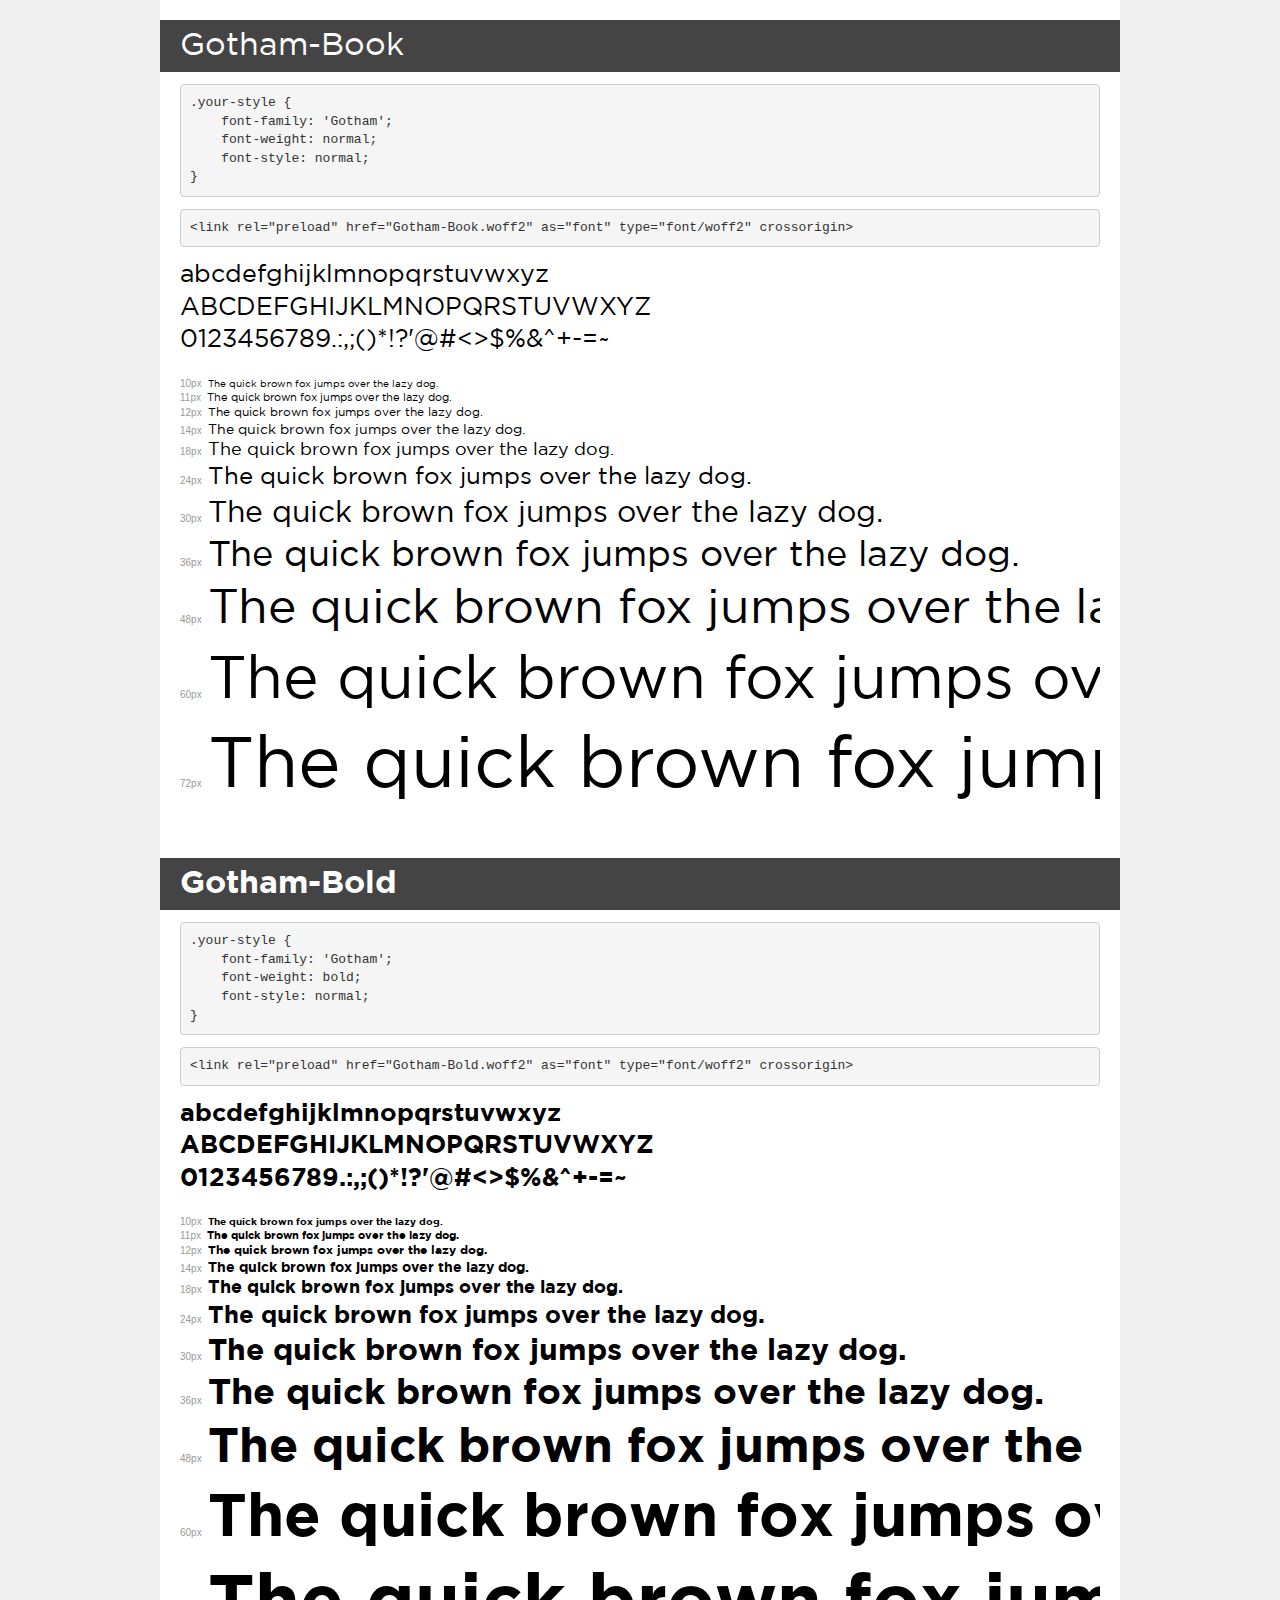
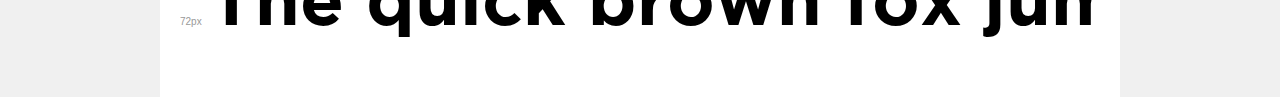
<file: assets/transfonter/demo.html>
<!DOCTYPE html>
<html lang="en">
<head>
    <meta charset="utf-8">
    <meta http-equiv="X-UA-Compatible" content="IE=edge">
    <meta name="viewport" content="width=device-width, initial-scale=1">
    <meta name="robots" content="noindex, noarchive">
    <meta name="format-detection" content="telephone=no">
    <title>Transfonter demo</title>
    <link href="stylesheet.css" rel="stylesheet">
    <style>
        /*
        http://meyerweb.com/eric/tools/css/reset/
        v2.0 | 20110126
        License: none (public domain)
        */
        html, body, div, span, applet, object, iframe,
        h1, h2, h3, h4, h5, h6, p, blockquote, pre,
        a, abbr, acronym, address, big, cite, code,
        del, dfn, em, img, ins, kbd, q, s, samp,
        small, strike, strong, sub, sup, tt, var,
        b, u, i, center,
        dl, dt, dd, ol, ul, li,
        fieldset, form, label, legend,
        table, caption, tbody, tfoot, thead, tr, th, td,
        article, aside, canvas, details, embed,
        figure, figcaption, footer, header, hgroup,
        menu, nav, output, ruby, section, summary,
        time, mark, audio, video {
            margin: 0;
            padding: 0;
            border: 0;
            font-size: 100%;
            font: inherit;
            vertical-align: baseline;
        }
        /* HTML5 display-role reset for older browsers */
        article, aside, details, figcaption, figure,
        footer, header, hgroup, menu, nav, section {
            display: block;
        }
        body {
            line-height: 1;
        }
        ol, ul {
            list-style: none;
        }
        blockquote, q {
            quotes: none;
        }
        blockquote:before, blockquote:after,
        q:before, q:after {
            content: '';
            content: none;
        }
        table {
            border-collapse: collapse;
            border-spacing: 0;
        }
        /* demo styles */
        body {
            background: #f0f0f0;
            color: #000;
        }
        .page {
            background: #fff;
            width: 920px;
            margin: 0 auto;
            padding: 20px 20px 0 20px;
            overflow: hidden;
        }
        .font-container {
            overflow-x: auto;
            overflow-y: hidden;
            margin-bottom: 40px;
            line-height: 1.3;
            white-space: nowrap;
            padding-bottom: 5px;
        }
        h1 {
            position: relative;
            background: #444;
            font-size: 32px;
            color: #fff;
            padding: 10px 20px;
            margin: 0 -20px 12px -20px;
        }
        .letters {
            font-size: 25px;
            margin-bottom: 20px;
        }
        .s10:before {
            content: '10px';
        }
        .s11:before {
            content: '11px';
        }
        .s12:before {
            content: '12px';
        }
        .s14:before {
            content: '14px';
        }
        .s18:before {
            content: '18px';
        }
        .s24:before {
            content: '24px';
        }
        .s30:before {
            content: '30px';
        }
        .s36:before {
            content: '36px';
        }
        .s48:before {
            content: '48px';
        }
        .s60:before {
            content: '60px';
        }
        .s72:before {
            content: '72px';
        }
        .s10:before, .s11:before, .s12:before, .s14:before,
        .s18:before, .s24:before, .s30:before, .s36:before,
        .s48:before, .s60:before, .s72:before {
            font-family: Arial, sans-serif;
            font-size: 10px;
            font-weight: normal;
            font-style: normal;
            color: #999;
            padding-right: 6px;
        }
        pre {
            display: block;
            padding: 9px;
            margin: 0 0 12px;
            font-family: Monaco, Menlo, Consolas, "Courier New", monospace;
            font-size: 13px;
            line-height: 1.428571429;
            color: #333;
            font-weight: normal;
            font-style: normal;
            background-color: #f5f5f5;
            border: 1px solid #ccc;
            overflow-x: auto;
            border-radius: 4px;
        }
        /* responsive */
        @media (max-width: 959px) {
            .page {
                width: auto;
                margin: 0;
            }
        }
    </style>
</head>
<body>
<div class="page">
    <div class="demo">
        <h1 style="font-family: 'Gotham'; font-weight: normal; font-style: normal;">Gotham-Book</h1>
        <pre title="Usage">.your-style {
    font-family: 'Gotham';
    font-weight: normal;
    font-style: normal;
}</pre>
        <pre title="Preload (optional)">
&lt;link rel=&quot;preload&quot; href=&quot;Gotham-Book.woff2&quot; as=&quot;font&quot; type=&quot;font/woff2&quot; crossorigin&gt;</pre>
        <div class="font-container" style="font-family: 'Gotham'; font-weight: normal; font-style: normal;">
            <p class="letters">
                abcdefghijklmnopqrstuvwxyz<br>
ABCDEFGHIJKLMNOPQRSTUVWXYZ<br>
                0123456789.:,;()*!?'@#&lt;&gt;$%&^+-=~
            </p>
            <p class="s10" style="font-size: 10px;">The quick brown fox jumps over the lazy dog.</p>
            <p class="s11" style="font-size: 11px;">The quick brown fox jumps over the lazy dog.</p>
            <p class="s12" style="font-size: 12px;">The quick brown fox jumps over the lazy dog.</p>
            <p class="s14" style="font-size: 14px;">The quick brown fox jumps over the lazy dog.</p>
            <p class="s18" style="font-size: 18px;">The quick brown fox jumps over the lazy dog.</p>
            <p class="s24" style="font-size: 24px;">The quick brown fox jumps over the lazy dog.</p>
            <p class="s30" style="font-size: 30px;">The quick brown fox jumps over the lazy dog.</p>
            <p class="s36" style="font-size: 36px;">The quick brown fox jumps over the lazy dog.</p>
            <p class="s48" style="font-size: 48px;">The quick brown fox jumps over the lazy dog.</p>
            <p class="s60" style="font-size: 60px;">The quick brown fox jumps over the lazy dog.</p>
            <p class="s72" style="font-size: 72px;">The quick brown fox jumps over the lazy dog.</p>
        </div>
    </div>

    <div class="demo">
        <h1 style="font-family: 'Gotham'; font-weight: bold; font-style: normal;">Gotham-Bold</h1>
        <pre title="Usage">.your-style {
    font-family: 'Gotham';
    font-weight: bold;
    font-style: normal;
}</pre>
        <pre title="Preload (optional)">
&lt;link rel=&quot;preload&quot; href=&quot;Gotham-Bold.woff2&quot; as=&quot;font&quot; type=&quot;font/woff2&quot; crossorigin&gt;</pre>
        <div class="font-container" style="font-family: 'Gotham'; font-weight: bold; font-style: normal;">
            <p class="letters">
                abcdefghijklmnopqrstuvwxyz<br>
ABCDEFGHIJKLMNOPQRSTUVWXYZ<br>
                0123456789.:,;()*!?'@#&lt;&gt;$%&^+-=~
            </p>
            <p class="s10" style="font-size: 10px;">The quick brown fox jumps over the lazy dog.</p>
            <p class="s11" style="font-size: 11px;">The quick brown fox jumps over the lazy dog.</p>
            <p class="s12" style="font-size: 12px;">The quick brown fox jumps over the lazy dog.</p>
            <p class="s14" style="font-size: 14px;">The quick brown fox jumps over the lazy dog.</p>
            <p class="s18" style="font-size: 18px;">The quick brown fox jumps over the lazy dog.</p>
            <p class="s24" style="font-size: 24px;">The quick brown fox jumps over the lazy dog.</p>
            <p class="s30" style="font-size: 30px;">The quick brown fox jumps over the lazy dog.</p>
            <p class="s36" style="font-size: 36px;">The quick brown fox jumps over the lazy dog.</p>
            <p class="s48" style="font-size: 48px;">The quick brown fox jumps over the lazy dog.</p>
            <p class="s60" style="font-size: 60px;">The quick brown fox jumps over the lazy dog.</p>
            <p class="s72" style="font-size: 72px;">The quick brown fox jumps over the lazy dog.</p>
        </div>
    </div>

</div>
</body>
</html>
</file>
<file: customstyle.css>
body {
  margin: auto;
  margin-top: 100px;
  padding: 0;
  background-color: rgba(0, 0, 0, 1);
  background-image: url('./assets/bg1.JPG'); /* Replace 'your-background-image.jpg' with the path to your image */
  background-size: cover;
  /* height: 100vh;  */
  width: 80vw;
  font-family: Arial, serif; /* Choose an appropriate font */
  color: #fff;
  overflow-y: auto;
  /* background-repeat: repeat-y; */
}

.main {
  display: flex;
  flex-wrap: wrap;
  justify-content: space-between;
  gap: 50px 50px;
  align-items: center;
  align-content: start;
}

.main-new {
  margin-top: 20%;
  display: flex;
  flex-wrap: wrap;
  justify-content: space-around;
  /* gap: 50px 50px; */
  /* align-items: center; */
  align-content: center;
}


a:link, a:visited, a:hover, a:active { 
  color: #fff;
  text-decoration: none; 
}

.home-icon:hover {
  transform: scale(1.1);
}

h2 {
  margin: 0px;
  font-family: Georgia, 'Times New Roman', Times, serif;
}

.buttonn {
  height: fit-content;
  width: fit-content;
  text-align: center;
  border-radius: 30px;
  padding: 10px;
  padding-left: 25px;
  padding-right: 25px;
  border: 2px black;
  color: black !important;
  background-color: #d8cec6;
  -webkit-box-shadow: 5px 5px 0px 0px #0e0803, 0px 0px 180px 30px black;
  -moz-box-shadow: 5px 5px 0px 0px #0e0803, 0px 0px 180px 30px black;
  box-shadow: 5px 5px 0px 0px #0e0803, 0px 0px 180px 30px black; 
  /* transform: scale(1.3); */
  transition: transform 0.3s;
}

.buttonn:hover {
  transform: scale(1.1);
  background-color: black;
  color: #d8cec6 !important;
  border: 2px black;
  -webkit-box-shadow: 5px 5px 0px 0px #d8cec6;
  -moz-box-shadow: 5px 5px 0px 0px #d8cec6;
  box-shadow: 5px 5px 0px 0px #d8cec6; 
}


.boxx {
  width: min(250px, 30vw);
  height: min(250px, 30vw); 
  min-width: 150px;
  min-height: 150px;
  border-radius: 12px;
  overflow: hidden; 
  transition: 0.3s;
  /* font-size: min(150px, 20vw);
  text-align: center;
  line-height: min(250px, 30vw); */
}


.boxx img {
  height: 100%;
  width: auto;
  object-fit: cover; 
}

.boxx:hover {
  transform: scale(1.05);
}

.spacer {
  height: 50px;
}

.poem {
  background-color: rgba(0, 0, 0, 0.493);
  padding: 30px;
  width: fit-content;
  border-radius: 12px;
  -webkit-text-size-adjust: 100%;
  line-height: 200%;
}


ul {
  line-height: 200%;
  background-color: rgba(0, 0, 0, 0.493);
  padding: 30px;
  width: fit-content;
  border-radius: 12px;
  -webkit-text-size-adjust: 100%;
}

ul a:link, ul a:visited, ul a:hover, ul a:active {
  text-decoration: underline;
  color: #06c;
}

p {
  padding: 30px;
  border-radius: 12px;
  width: fit-content;
  background-color: rgba(0, 0, 0, 0.493);
  -webkit-text-size-adjust: 100%; 
  line-height: 200%;
}




@media only screen and (max-width: 1000px) {
  body { 
      margin-top: 0px;
      width: 100vw; 
      background-position: start; 
      background-size: auto;
  } 
  
  .mobcen {
    margin: auto;
    text-align: center;
  }

.buttonn {
  margin: 40px;
  transform: scale(1);
  padding: 10px;
}

.poem {
  width: 90vw;
  padding: 15px;
  margin: auto;
  font-size: small;
}

.main {
  justify-content: center;
  gap: 20px 20px;
}

h1, h2, h3 {
  margin: 20px;
}

.reg-image img {
  height: auto !important;
  width: 90vw !important;
}

.nos {
  width: 30vw !important;
  margin: auto !important;
}

}
</file>
<file: assets/transfonter/stylesheet.css>
@font-face {
    font-family: 'Gotham';
    src: url('Gotham-Book.eot');
    src: url('Gotham-Book.eot?#iefix') format('embedded-opentype'),
        url('Gotham-Book.woff2') format('woff2'),
        url('Gotham-Book.woff') format('woff'),
        url('Gotham-Book.ttf') format('truetype'),
        url('Gotham-Book.svg#Gotham-Book') format('svg');
    font-weight: normal;
    font-style: normal;
    font-display: swap;
}

@font-face {
    font-family: 'Gotham';
    src: url('Gotham-Bold.eot');
    src: url('Gotham-Bold.eot?#iefix') format('embedded-opentype'),
        url('Gotham-Bold.woff2') format('woff2'),
        url('Gotham-Bold.woff') format('woff'),
        url('Gotham-Bold.ttf') format('truetype'),
        url('Gotham-Bold.svg#Gotham-Bold') format('svg');
    font-weight: bold;
    font-style: normal;
    font-display: swap;
}
</file>
